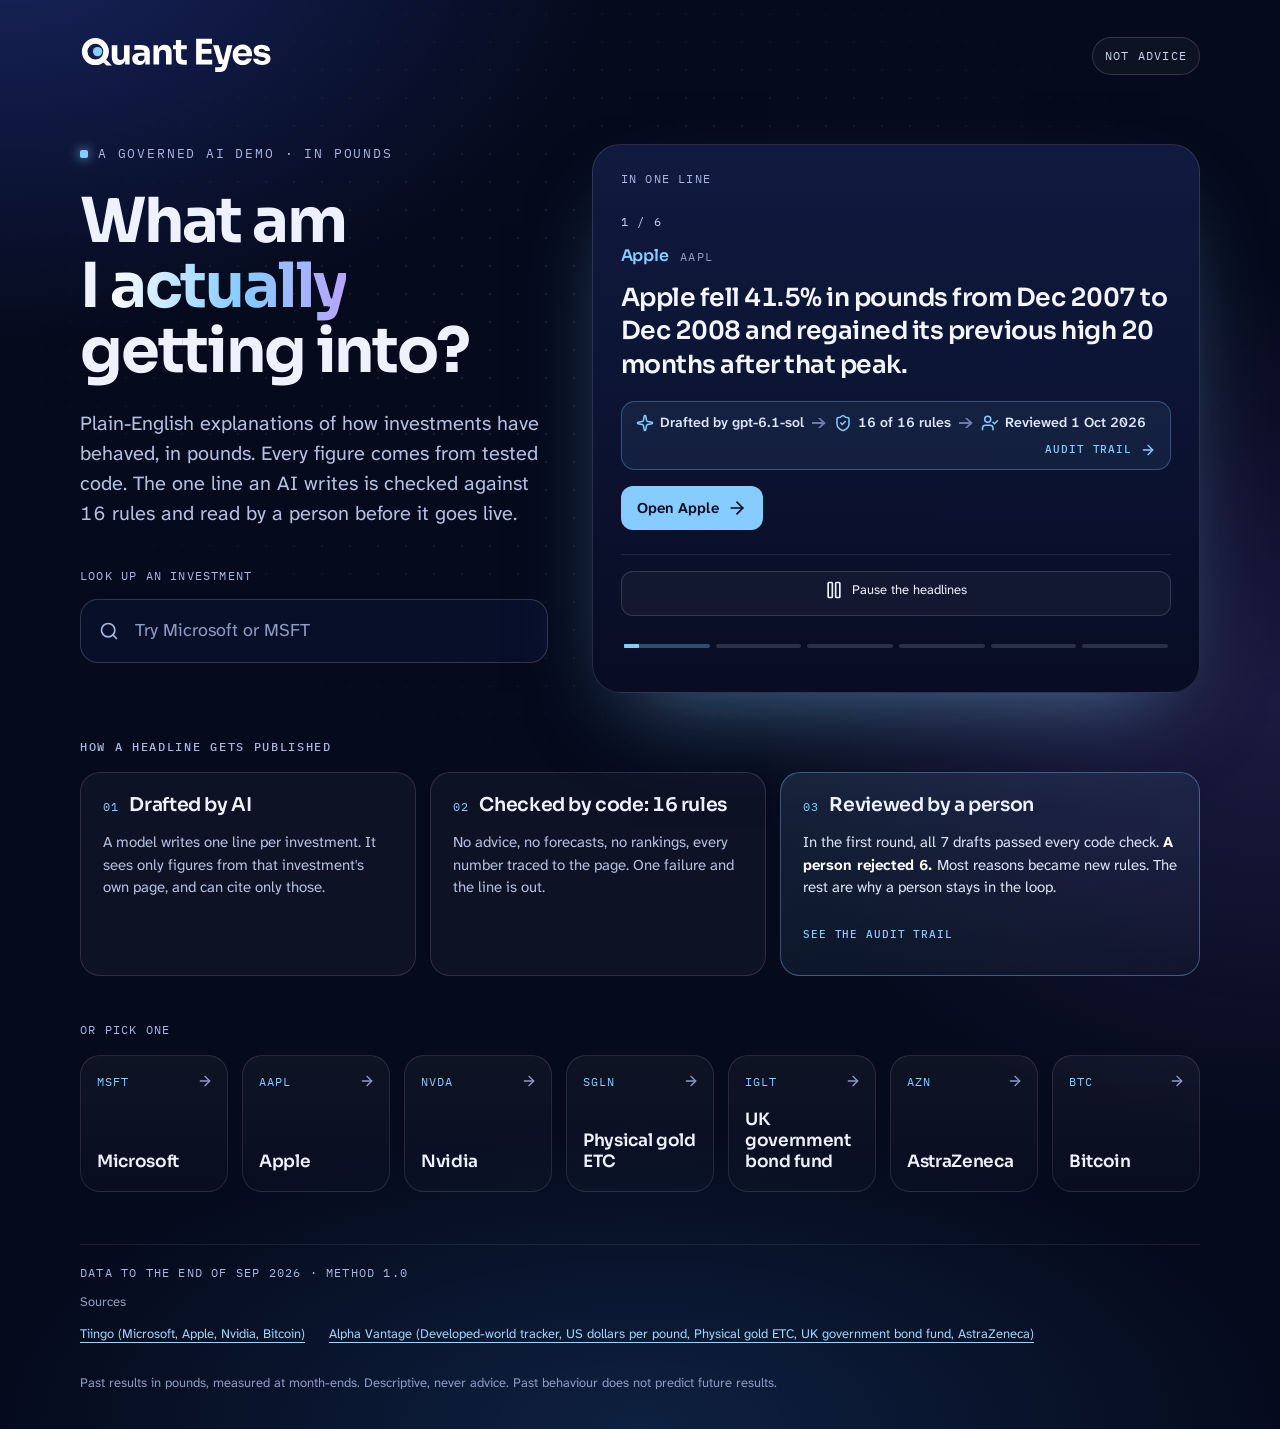
<file: site/index.html>
<!doctype html>
<html lang="en-GB">
<head>
<meta charset="utf-8">
<meta name="viewport" content="width=device-width, initial-scale=1">
<title data-qx="title">Quant Eyes: investments in plain English</title>
<meta data-qx="description" data-qx-attr="content" content="Plain-English explanations of how investments have behaved, in pounds. Every figure comes from tested code. The one line an AI writes is checked against 16 rules and read by a person before it goes live." name="description">
<meta data-qx="og-title" data-qx-attr="content" content="Quant Eyes: investments in plain English" property="og:title">
<meta data-qx="og-description" data-qx-attr="content" content="Plain-English explanations of how investments have behaved, in pounds. Every figure comes from tested code. The one line an AI writes is checked against 16 rules and read by a person before it goes live." property="og:description">
<meta property="og:type" content="website">
<link rel="stylesheet" href="assets/site.css">
<link rel="icon" type="image/svg+xml" href="assets/brand/favicon.svg">
<script src="assets/site.js" defer>
</script>
</head>
<body>
<header>
<a data-qx="site-name" href="./">Quant Eyes</a>
<p data-qx="not-advice">Not advice</p>
</header>
<main data-layout="landing">
<div data-layout="landing-intro">
<p data-qx="kicker">A governed AI demo · in pounds</p>
<h1 data-qx="hero">What am I
<span data-layout="hero-accent">actually
</span> getting into?
</h1>
<p data-qx="tagline">Plain-English explanations of how investments have behaved, in pounds. Every figure comes from tested code. The one line an AI writes is checked against 16 rules and read by a person before it goes live.</p>
<div data-layout="search" hidden>
<label data-qx="search-label" for="asset-search">Look up an investment</label>
<div data-layout="search-field">
<input data-qx="search-hint" data-qx-attr="placeholder" placeholder="Try Microsoft or MSFT" id="asset-search" type="search">
</div>
<ul>
<li hidden>
<a href="msft/">
<span data-qx="result-label" data-qx-key="msft">Microsoft</span>
<span data-qx="result-ticker" data-qx-key="msft">MSFT</span>
<span data-qx="result-name" data-qx-key="msft">Microsoft Corporation</span>
</a>
</li>
<li hidden>
<a href="aapl/">
<span data-qx="result-label" data-qx-key="aapl">Apple</span>
<span data-qx="result-ticker" data-qx-key="aapl">AAPL</span>
<span data-qx="result-name" data-qx-key="aapl">Apple Inc.</span>
</a>
</li>
<li hidden>
<a href="nvda/">
<span data-qx="result-label" data-qx-key="nvda">Nvidia</span>
<span data-qx="result-ticker" data-qx-key="nvda">NVDA</span>
<span data-qx="result-name" data-qx-key="nvda">NVIDIA Corporation</span>
</a>
</li>
<li hidden>
<a href="sgln/">
<span data-qx="result-label" data-qx-key="sgln">Physical gold ETC</span>
<span data-qx="result-ticker" data-qx-key="sgln">SGLN</span>
<span data-qx="result-name" data-qx-key="sgln">iShares Physical Gold ETC</span>
</a>
</li>
<li hidden>
<a href="iglt/">
<span data-qx="result-label" data-qx-key="iglt">UK government bond fund</span>
<span data-qx="result-ticker" data-qx-key="iglt">IGLT</span>
<span data-qx="result-name" data-qx-key="iglt">iShares Core UK Gilts UCITS ETF</span>
</a>
</li>
<li hidden>
<a href="azn/">
<span data-qx="result-label" data-qx-key="azn">AstraZeneca</span>
<span data-qx="result-ticker" data-qx-key="azn">AZN</span>
<span data-qx="result-name" data-qx-key="azn">AstraZeneca PLC</span>
</a>
</li>
<li hidden>
<a href="btc/">
<span data-qx="result-label" data-qx-key="btc">Bitcoin</span>
<span data-qx="result-ticker" data-qx-key="btc">BTC</span>
<span data-qx="result-name" data-qx-key="btc">Bitcoin</span>
</a>
</li>
</ul>
<div data-layout="not-covered" hidden>
<p data-qx="not-covered-title">Not covered yet</p>
<p data-qx="not-covered-text">Each investment here is covered in depth: every figure comes from tested code, and every headline is reviewed by a person.</p>
</div>
</div>
</div>
<section data-layout="headlines">
<p data-qx="section-label" data-qx-key="headlines">In one line</p>
<article>
<div data-layout="slide-heading">
<p data-qx="slide-position" data-qx-key="aapl">1 / 6</p>
<p data-qx="slide-label" data-qx-key="aapl">Apple</p>
<p data-qx="slide-ticker" data-qx-key="aapl">AAPL</p>
</div>
<p data-qx="headline" data-qx-key="aapl">Apple fell 41.5% in pounds from Dec 2007 to Dec 2008 and regained its previous high 20 months after that peak.</p>
<button type="button" aria-haspopup="dialog" data-trail="aapl" data-layout="audit">
<p data-qx="audit-drafted" data-qx-key="aapl">Drafted by gpt-6.1-sol</p>
<p data-qx="audit-checked" data-qx-key="aapl">16 of 16 rules</p>
<p data-qx="audit-reviewed" data-qx-key="aapl">Reviewed 1 Oct 2026</p>
<span data-qx="audit-open" data-qx-key="aapl">Audit trail</span>
</button>
<a data-qx="slide-open" data-qx-key="aapl" href="aapl/">Open Apple</a>
</article>
<article>
<div data-layout="slide-heading">
<p data-qx="slide-position" data-qx-key="nvda">2 / 6</p>
<p data-qx="slide-label" data-qx-key="nvda">Nvidia</p>
<p data-qx="slide-ticker" data-qx-key="nvda">NVDA</p>
</div>
<p data-qx="headline" data-qx-key="nvda">Nvidia fell 72.5% in pounds from Sep 2007 to Nov 2008, leaving £10,000 invested at the high worth £2,750 at the low.</p>
<button type="button" aria-haspopup="dialog" data-trail="nvda" data-layout="audit">
<p data-qx="audit-drafted" data-qx-key="nvda">Drafted by gpt-6.1-sol</p>
<p data-qx="audit-checked" data-qx-key="nvda">16 of 16 rules</p>
<p data-qx="audit-reviewed" data-qx-key="nvda">Reviewed 1 Oct 2026</p>
<span data-qx="audit-open" data-qx-key="nvda">Audit trail</span>
</button>
<a data-qx="slide-open" data-qx-key="nvda" href="nvda/">Open Nvidia</a>
</article>
<article>
<div data-layout="slide-heading">
<p data-qx="slide-position" data-qx-key="sgln">3 / 6</p>
<p data-qx="slide-label" data-qx-key="sgln">Physical gold ETC</p>
<p data-qx="slide-ticker" data-qx-key="sgln">SGLN</p>
</div>
<p data-qx="headline" data-qx-key="sgln">Physical gold ETC had annual volatility of 16.9% and fell 38.2% in pounds from Aug 2011 to Jul 2015.</p>
<button type="button" aria-haspopup="dialog" data-trail="sgln" data-layout="audit">
<p data-qx="audit-drafted" data-qx-key="sgln">Drafted by gpt-6.1-sol</p>
<p data-qx="audit-checked" data-qx-key="sgln">16 of 16 rules</p>
<p data-qx="audit-reviewed" data-qx-key="sgln">Reviewed 1 Oct 2026</p>
<span data-qx="audit-open" data-qx-key="sgln">Audit trail</span>
</button>
<a data-qx="slide-open" data-qx-key="sgln" href="sgln/">Open Physical gold ETC</a>
</article>
<article>
<div data-layout="slide-heading">
<p data-qx="slide-position" data-qx-key="iglt">4 / 6</p>
<p data-qx="slide-label" data-qx-key="iglt">UK government bond fund</p>
<p data-qx="slide-ticker" data-qx-key="iglt">IGLT</p>
</div>
<p data-qx="headline" data-qx-key="iglt">The UK government bond fund fell 31.9% from May 2020 to Oct 2023 and remained 26.8% below that high in Sep 2026.</p>
<button type="button" aria-haspopup="dialog" data-trail="iglt" data-layout="audit">
<p data-qx="audit-drafted" data-qx-key="iglt">Drafted by gpt-6.1-sol</p>
<p data-qx="audit-checked" data-qx-key="iglt">16 of 16 rules</p>
<p data-qx="audit-reviewed" data-qx-key="iglt">Reviewed 1 Oct 2026</p>
<span data-qx="audit-open" data-qx-key="iglt">Audit trail</span>
</button>
<a data-qx="slide-open" data-qx-key="iglt" href="iglt/">Open UK government bond fund</a>
</article>
<article>
<div data-layout="slide-heading">
<p data-qx="slide-position" data-qx-key="azn">5 / 6</p>
<p data-qx="slide-label" data-qx-key="azn">AstraZeneca</p>
<p data-qx="slide-ticker" data-qx-key="azn">AZN</p>
</div>
<p data-qx="headline" data-qx-key="azn">AstraZeneca fell 41.0% from Aug 2006 to Mar 2008 and regained its previous high 43 months after the fall began.</p>
<button type="button" aria-haspopup="dialog" data-trail="azn" data-layout="audit">
<p data-qx="audit-drafted" data-qx-key="azn">Drafted by gpt-6.1-sol</p>
<p data-qx="audit-checked" data-qx-key="azn">16 of 16 rules</p>
<p data-qx="audit-reviewed" data-qx-key="azn">Reviewed 1 Oct 2026</p>
<span data-qx="audit-open" data-qx-key="azn">Audit trail</span>
</button>
<a data-qx="slide-open" data-qx-key="azn" href="azn/">Open AstraZeneca</a>
</article>
<article>
<div data-layout="slide-heading">
<p data-qx="slide-position" data-qx-key="btc">6 / 6</p>
<p data-qx="slide-label" data-qx-key="btc">Bitcoin</p>
<p data-qx="slide-ticker" data-qx-key="btc">BTC</p>
</div>
<p data-qx="headline" data-qx-key="btc">Bitcoin’s volatility was 72.2% a year in pounds, and it fell 74.2% from Dec 2017 to Jan 2019.</p>
<button type="button" aria-haspopup="dialog" data-trail="btc" data-layout="audit">
<p data-qx="audit-drafted" data-qx-key="btc">Drafted by gpt-6.1-sol</p>
<p data-qx="audit-checked" data-qx-key="btc">16 of 16 rules</p>
<p data-qx="audit-reviewed" data-qx-key="btc">Reviewed 1 Oct 2026</p>
<span data-qx="audit-open" data-qx-key="btc">Audit trail</span>
</button>
<a data-qx="slide-open" data-qx-key="btc" href="btc/">Open Bitcoin</a>
</article>
<div data-layout="headline-controls" hidden>
<button type="button" data-layout="headline-toggle">
<span data-qx="pause">Pause the headlines</span>
<span data-qx="play" hidden>Play the headlines</span>
</button>
<button data-qx="segment" data-qx-key="aapl" data-qx-attr="aria-label" aria-label="Show the headline for Apple" type="button"></button>
<button data-qx="segment" data-qx-key="nvda" data-qx-attr="aria-label" aria-label="Show the headline for Nvidia" type="button"></button>
<button data-qx="segment" data-qx-key="sgln" data-qx-attr="aria-label" aria-label="Show the headline for Physical gold ETC" type="button"></button>
<button data-qx="segment" data-qx-key="iglt" data-qx-attr="aria-label" aria-label="Show the headline for UK government bond fund" type="button"></button>
<button data-qx="segment" data-qx-key="azn" data-qx-attr="aria-label" aria-label="Show the headline for AstraZeneca" type="button"></button>
<button data-qx="segment" data-qx-key="btc" data-qx-attr="aria-label" aria-label="Show the headline for Bitcoin" type="button"></button>
</div>
<div data-layout="hint" hidden>
<button data-qx="hint-open" type="button">See the full story behind this line</button>
<button data-qx="hint-close" data-qx-attr="aria-label" aria-label="Close the hint" type="button"></button>
</div>
</section>
<section data-layout="gates">
<h2 data-qx="gates-title">How a headline gets published</h2>
<div data-layout="gates-grid">
<article data-layout="gate" data-gate="01">
<div data-layout="gate-heading">
<p data-qx="gate-number" data-qx-key="01">01</p>
<h3 data-qx="gate-title" data-qx-key="01">Drafted by AI</h3>
</div>
<p data-qx="gate-text" data-qx-key="01">A model writes one line per investment. It sees only figures from that investment&#x27;s own page, and can cite only those.</p>
</article>
<article data-layout="gate" data-gate="02">
<div data-layout="gate-heading">
<p data-qx="gate-number" data-qx-key="02">02</p>
<h3 data-qx="gate-title" data-qx-key="02">Checked by code: 16 rules</h3>
</div>
<p data-qx="gate-text" data-qx-key="02">No advice, no forecasts, no rankings, every number traced to the page. One failure and the line is out.</p>
</article>
<article data-layout="gate" data-gate="03">
<div data-layout="gate-heading">
<p data-qx="gate-number" data-qx-key="03">03</p>
<h3 data-qx="gate-title" data-qx-key="03">Reviewed by a person</h3>
</div>
<p data-qx="gate-text" data-qx-key="03">In the first round, all 7 drafts passed every code check.
<strong>A person rejected 6.
</strong> Most reasons became new rules. The rest are why a person stays in the loop.
</p>
<button type="button" aria-haspopup="dialog" data-trail="msft">
<span data-qx="gate-open" data-qx-key="03">See the audit trail</span>
</button>
</article>
</div>
</section>
<div data-layout="tiles">
<p data-qx="tiles-label">Or pick one</p>
<div data-layout="tile-grid">
<a href="msft/">
<span data-qx="tile-ticker" data-qx-key="msft">MSFT</span>
<span data-qx="tile-label" data-qx-key="msft">Microsoft</span>
</a>
<a href="aapl/">
<span data-qx="tile-ticker" data-qx-key="aapl">AAPL</span>
<span data-qx="tile-label" data-qx-key="aapl">Apple</span>
</a>
<a href="nvda/">
<span data-qx="tile-ticker" data-qx-key="nvda">NVDA</span>
<span data-qx="tile-label" data-qx-key="nvda">Nvidia</span>
</a>
<a href="sgln/">
<span data-qx="tile-ticker" data-qx-key="sgln">SGLN</span>
<span data-qx="tile-label" data-qx-key="sgln">Physical gold ETC</span>
</a>
<a href="iglt/">
<span data-qx="tile-ticker" data-qx-key="iglt">IGLT</span>
<span data-qx="tile-label" data-qx-key="iglt">UK government bond fund</span>
</a>
<a href="azn/">
<span data-qx="tile-ticker" data-qx-key="azn">AZN</span>
<span data-qx="tile-label" data-qx-key="azn">AstraZeneca</span>
</a>
<a href="btc/">
<span data-qx="tile-ticker" data-qx-key="btc">BTC</span>
<span data-qx="tile-label" data-qx-key="btc">Bitcoin</span>
</a>
</div>
</div>
</main>
<div hidden>
<section role="dialog" aria-modal="true" id="trail-msft" aria-labelledby="trail-title-msft" hidden>
<p data-qx="trail-label" data-qx-key="msft">Audit trail</p>
<h2 data-qx="trail-title" data-qx-key="msft" id="trail-title-msft">Why Microsoft has no headline for Sep 2026</h2>
<button data-qx="trail-close" data-qx-key="msft" data-qx-attr="aria-label" aria-label="Close the audit trail" type="button"></button>
<p data-qx="trail-status" data-qx-key="msft">Not published · data to the end of Sep 2026</p>
<p data-qx="trail-none" data-qx-key="msft">No draft was approved for this data, so no line is shown until one passes review.</p>
<h3 data-qx="trail-earlier" data-qx-key="msft">Every draft, including the rejected ones</h3>
<p data-qx="trail-note" data-qx-key="msft">Each passed the code checks of its day. Each verdict is a person&#x27;s.</p>
<p data-qx="trail-review" data-qx-key="msft.2026-09">Sep 2026 refresh · reviewed by Avi Ravisekara, 1 Oct 2026 · data to the end of Sep 2026</p>
<p data-qx="trail-round" data-qx-key="msft.2026-09.1" data-verdict="rejected">Round 1 · Rejected</p>
<p data-qx="trail-draft" data-qx-key="msft.2026-09.1">Microsoft fell 35.5% in pounds from Dec 2007 to Feb 2009, leaving £10,000 invested at the high worth £6,450.</p>
<p data-qx="trail-reason" data-qx-key="msft.2026-09.1">&quot;Worth £6,450&quot; without &quot;at the low&quot; reads as what it is worth today.</p>
<p data-qx="trail-control" data-qx-key="msft.2026-09.1">Now: Still a person&#x27;s call. A rule is planned.</p>
<p data-qx="trail-round" data-qx-key="msft.2026-09.2" data-verdict="rejected">Round 2 · Rejected</p>
<p data-qx="trail-draft" data-qx-key="msft.2026-09.2">Microsoft fell 35.5% in pounds from Dec 2007 to Feb 2009, leaving £10,000 invested at the high worth £6,450.</p>
<p data-qx="trail-reason" data-qx-key="msft.2026-09.2">The same slip again.</p>
<p data-qx="trail-control" data-qx-key="msft.2026-09.2">Now: Still a person&#x27;s call. A rule is planned.</p>
<p data-qx="trail-round" data-qx-key="msft.2026-09.3" data-verdict="rejected">Round 3 · Rejected</p>
<p data-qx="trail-draft" data-qx-key="msft.2026-09.3">Microsoft’s volatility was 22.6% a year in pounds, and its value fell 35.5% from Dec 2007 to Feb 2009.</p>
<p data-qx="trail-reason" data-qx-key="msft.2026-09.3">&quot;In pounds&quot; covers only the volatility, and &quot;its value fell&quot; reads as the company&#x27;s value in dollars.</p>
<p data-qx="trail-control" data-qx-key="msft.2026-09.3">Now: Still a person&#x27;s call. A rule is planned. Microsoft has no headline this month.</p>
<p data-qx="trail-review" data-qx-key="msft.launch">Launch review · reviewed by Avi Ravisekara, 30 Sep 2026 · data to the end of Aug 2026</p>
<p data-qx="trail-round" data-qx-key="msft.launch.1" data-verdict="rejected">Round 1 · Rejected</p>
<p data-qx="trail-draft" data-qx-key="msft.launch.1">Microsoft’s largest fall was 35.5%, and it recovered to its previous high 9 months after the low.</p>
<p data-qx="trail-reason" data-qx-key="msft.launch.1">&quot;Largest&quot; claims all of history, but these figures in pounds start in Aug 2007. Counting from the low is the flattering measure.</p>
<p data-qx="trail-control" data-qx-key="msft.launch.1">Now: Ranking words fail rule 12, and the figure counted from the low is never offered.</p>
<p data-qx="trail-round" data-qx-key="msft.launch.2" data-verdict="rejected">Round 2 · Rejected</p>
<p data-qx="trail-draft" data-qx-key="msft.launch.2">Microsoft shares fell 35.5% from Dec 2007 to Feb 2009, leaving £10,000 invested at the high worth £6,450 at the low.</p>
<p data-qx="trail-reason" data-qx-key="msft.launch.2">The fall is in pounds and doesn&#x27;t say so. Over the financial crisis Microsoft was down 35.8% in dollars but 8.3% in pounds.</p>
<p data-qx="trail-control" data-qx-key="msft.launch.2">Now: Rule 16.</p>
<p data-qx="trail-round" data-qx-key="msft.launch.3" data-verdict="approved">Round 3 · Approved</p>
<p data-qx="trail-draft" data-qx-key="msft.launch.3">Microsoft fell 35.5% in pounds from Dec 2007 to Feb 2009, leaving £10,000 invested at the high worth £6,450 at the low.</p>
<a data-qx="trail-guided" data-qx-key="msft" href="msft/#guided">Try guided mode on Microsoft</a>
</section>
<section role="dialog" aria-modal="true" id="trail-aapl" aria-labelledby="trail-title-aapl" hidden>
<p data-qx="trail-label" data-qx-key="aapl">Audit trail</p>
<h2 data-qx="trail-title" data-qx-key="aapl" id="trail-title-aapl">How Apple&#x27;s headline was made</h2>
<button data-qx="trail-close" data-qx-key="aapl" data-qx-attr="aria-label" aria-label="Close the audit trail" type="button"></button>
<p data-qx="trail-status" data-qx-key="aapl">Published · data to the end of Sep 2026</p>
<p data-qx="trail-headline" data-qx-key="aapl">Apple fell 41.5% in pounds from Dec 2007 to Dec 2008 and regained its previous high 20 months after that peak.</p>
<p data-qx="trail-step" data-qx-key="aapl.1">Drafted by gpt-6.1-sol</p>
<p data-qx="trail-step-text" data-qx-key="aapl.1">It saw only figures from Apple&#x27;s own page and could cite only those. It cited two of them.</p>
<p data-qx="trail-step" data-qx-key="aapl.2">Checked by code: 16 of 16 rules passed</p>
<p data-qx="trail-rule" data-qx-key="aapl.r01">Plain text, nothing blank</p>
<p data-qx="trail-rule" data-qx-key="aapl.r02">Cites 1 or 2 figures from its page</p>
<p data-qx="trail-rule" data-qx-key="aapl.r03">Only the investment&#x27;s own past</p>
<p data-qx="trail-rule" data-qx-key="aapl.r04">One sentence, no questions</p>
<p data-qx="trail-rule" data-qx-key="aapl.r05">30 words or fewer</p>
<p data-qx="trail-rule" data-qx-key="aapl.r06">Every number is a cited figure</p>
<p data-qx="trail-rule" data-qx-key="aapl.r07">Figures exactly as the page shows</p>
<p data-qx="trail-rule" data-qx-key="aapl.r08">No advice words</p>
<p data-qx="trail-rule" data-qx-key="aapl.r09">No predictions</p>
<p data-qx="trail-rule" data-qx-key="aapl.r10">Numbers as figures, not words</p>
<p data-qx="trail-rule" data-qx-key="aapl.r11">No comparisons</p>
<p data-qx="trail-rule" data-qx-key="aapl.r12">No ranking or loaded words</p>
<p data-qx="trail-rule" data-qx-key="aapl.r13">Names no other investment</p>
<p data-qx="trail-rule" data-qx-key="aapl.r14">A fall is called a fall</p>
<p data-qx="trail-rule" data-qx-key="aapl.r15">Recovery words match the facts</p>
<p data-qx="trail-rule" data-qx-key="aapl.r16">&quot;in pounds&quot; or &quot;in dollars&quot; said</p>
<p data-qx="trail-step" data-qx-key="aapl.3">Reviewed by a person · approved 1 Oct 2026</p>
<p data-qx="trail-step-text" data-qx-key="aapl.3">Read against Apple&#x27;s page. When next month&#x27;s data arrives, this line comes down until a new one is reviewed.</p>
<h3 data-qx="trail-earlier" data-qx-key="aapl">Every draft, including the rejected ones</h3>
<p data-qx="trail-note" data-qx-key="aapl">Each passed the code checks of its day. Each verdict is a person&#x27;s.</p>
<p data-qx="trail-review" data-qx-key="aapl.2026-09">Sep 2026 refresh · reviewed by Avi Ravisekara, 1 Oct 2026 · data to the end of Sep 2026</p>
<p data-qx="trail-round" data-qx-key="aapl.2026-09.1" data-verdict="approved">Round 1 · Approved</p>
<p data-qx="trail-draft" data-qx-key="aapl.2026-09.1">Apple fell 41.5% in pounds from Dec 2007 to Dec 2008 and regained its previous high 20 months after that peak.</p>
<p data-qx="trail-review" data-qx-key="aapl.launch">Launch review · reviewed by Avi Ravisekara, 30 Sep 2026 · data to the end of Aug 2026</p>
<p data-qx="trail-round" data-qx-key="aapl.launch.1" data-verdict="rejected">Round 1 · Rejected</p>
<p data-qx="trail-draft" data-qx-key="aapl.launch.1">Apple’s largest fall was 41.5%, and it recovered to its previous high 8 months after the low.</p>
<p data-qx="trail-reason" data-qx-key="aapl.launch.1">Same two slips as Microsoft: a ranking word, and recovery counted from the low.</p>
<p data-qx="trail-control" data-qx-key="aapl.launch.1">Now: Ranking words fail rule 12, and the figure counted from the low is never offered.</p>
<p data-qx="trail-round" data-qx-key="aapl.launch.2" data-verdict="rejected">Round 2 · Rejected</p>
<p data-qx="trail-draft" data-qx-key="aapl.launch.2">Apple’s value fell 41.5% from Dec 2007 to Dec 2008, leaving £10,000 invested at the high worth £5,850 at the low.</p>
<p data-qx="trail-reason" data-qx-key="aapl.launch.2">In pounds without saying so, and &quot;Apple&#x27;s value&quot; reads as the company&#x27;s value in dollars.</p>
<p data-qx="trail-control" data-qx-key="aapl.launch.2">Now: Rule 16.</p>
<p data-qx="trail-round" data-qx-key="aapl.launch.3" data-verdict="approved">Round 3 · Approved</p>
<p data-qx="trail-draft" data-qx-key="aapl.launch.3">Apple fell 41.5% in pounds from Dec 2007 to Dec 2008.</p>
<a data-qx="trail-guided" data-qx-key="aapl" href="aapl/#guided">Try guided mode on Apple</a>
</section>
<section role="dialog" aria-modal="true" id="trail-nvda" aria-labelledby="trail-title-nvda" hidden>
<p data-qx="trail-label" data-qx-key="nvda">Audit trail</p>
<h2 data-qx="trail-title" data-qx-key="nvda" id="trail-title-nvda">How Nvidia&#x27;s headline was made</h2>
<button data-qx="trail-close" data-qx-key="nvda" data-qx-attr="aria-label" aria-label="Close the audit trail" type="button"></button>
<p data-qx="trail-status" data-qx-key="nvda">Published · data to the end of Sep 2026</p>
<p data-qx="trail-headline" data-qx-key="nvda">Nvidia fell 72.5% in pounds from Sep 2007 to Nov 2008, leaving £10,000 invested at the high worth £2,750 at the low.</p>
<p data-qx="trail-step" data-qx-key="nvda.1">Drafted by gpt-6.1-sol</p>
<p data-qx="trail-step-text" data-qx-key="nvda.1">It saw only figures from Nvidia&#x27;s own page and could cite only those. It cited two of them.</p>
<p data-qx="trail-step" data-qx-key="nvda.2">Checked by code: 16 of 16 rules passed</p>
<p data-qx="trail-rule" data-qx-key="nvda.r01">Plain text, nothing blank</p>
<p data-qx="trail-rule" data-qx-key="nvda.r02">Cites 1 or 2 figures from its page</p>
<p data-qx="trail-rule" data-qx-key="nvda.r03">Only the investment&#x27;s own past</p>
<p data-qx="trail-rule" data-qx-key="nvda.r04">One sentence, no questions</p>
<p data-qx="trail-rule" data-qx-key="nvda.r05">30 words or fewer</p>
<p data-qx="trail-rule" data-qx-key="nvda.r06">Every number is a cited figure</p>
<p data-qx="trail-rule" data-qx-key="nvda.r07">Figures exactly as the page shows</p>
<p data-qx="trail-rule" data-qx-key="nvda.r08">No advice words</p>
<p data-qx="trail-rule" data-qx-key="nvda.r09">No predictions</p>
<p data-qx="trail-rule" data-qx-key="nvda.r10">Numbers as figures, not words</p>
<p data-qx="trail-rule" data-qx-key="nvda.r11">No comparisons</p>
<p data-qx="trail-rule" data-qx-key="nvda.r12">No ranking or loaded words</p>
<p data-qx="trail-rule" data-qx-key="nvda.r13">Names no other investment</p>
<p data-qx="trail-rule" data-qx-key="nvda.r14">A fall is called a fall</p>
<p data-qx="trail-rule" data-qx-key="nvda.r15">Recovery words match the facts</p>
<p data-qx="trail-rule" data-qx-key="nvda.r16">&quot;in pounds&quot; or &quot;in dollars&quot; said</p>
<p data-qx="trail-step" data-qx-key="nvda.3">Reviewed by a person · approved 1 Oct 2026</p>
<p data-qx="trail-step-text" data-qx-key="nvda.3">Read against Nvidia&#x27;s page. When next month&#x27;s data arrives, this line comes down until a new one is reviewed.</p>
<h3 data-qx="trail-earlier" data-qx-key="nvda">Every draft, including the rejected ones</h3>
<p data-qx="trail-note" data-qx-key="nvda">Each passed the code checks of its day. Each verdict is a person&#x27;s.</p>
<p data-qx="trail-review" data-qx-key="nvda.2026-09">Sep 2026 refresh · reviewed by Avi Ravisekara, 1 Oct 2026 · data to the end of Sep 2026</p>
<p data-qx="trail-round" data-qx-key="nvda.2026-09.1" data-verdict="approved">Round 1 · Approved</p>
<p data-qx="trail-draft" data-qx-key="nvda.2026-09.1">Nvidia fell 72.5% in pounds from Sep 2007 to Nov 2008, leaving £10,000 invested at the high worth £2,750 at the low.</p>
<p data-qx="trail-review" data-qx-key="nvda.launch">Launch review · reviewed by Avi Ravisekara, 30 Sep 2026 · data to the end of Aug 2026</p>
<p data-qx="trail-round" data-qx-key="nvda.launch.1" data-verdict="rejected">Round 1 · Rejected</p>
<p data-qx="trail-draft" data-qx-key="nvda.launch.1">Nvidia fell 72.5% in its largest decline and regained its previous high 83 months after the low.</p>
<p data-qx="trail-reason" data-qx-key="nvda.launch.1">A ranking word, and recovery counted from the low. From the high it took 97 months.</p>
<p data-qx="trail-control" data-qx-key="nvda.launch.1">Now: Ranking words fail rule 12, and the figure counted from the low is never offered.</p>
<p data-qx="trail-round" data-qx-key="nvda.launch.2" data-verdict="rejected">Round 2 · Rejected</p>
<p data-qx="trail-draft" data-qx-key="nvda.launch.2">Nvidia’s ride was bumpy, with annual volatility of 46.1%, and it fell 72.5% from Sep 2007 to Nov 2008.</p>
<p data-qx="trail-reason" data-qx-key="nvda.launch.2">In pounds without saying so, and &quot;bumpy&quot; is a judgement, not a figure.</p>
<p data-qx="trail-control" data-qx-key="nvda.launch.2">Now: Rule 16 for the pounds. &quot;Bumpy&quot; is still a person&#x27;s call.</p>
<p data-qx="trail-round" data-qx-key="nvda.launch.3" data-verdict="approved">Round 3 · Approved</p>
<p data-qx="trail-draft" data-qx-key="nvda.launch.3">Nvidia’s value in pounds fell 72.5% from Sep 2007 to Nov 2008, and its annual volatility was 46.1%.</p>
<a data-qx="trail-guided" data-qx-key="nvda" href="nvda/#guided">Try guided mode on Nvidia</a>
</section>
<section role="dialog" aria-modal="true" id="trail-sgln" aria-labelledby="trail-title-sgln" hidden>
<p data-qx="trail-label" data-qx-key="sgln">Audit trail</p>
<h2 data-qx="trail-title" data-qx-key="sgln" id="trail-title-sgln">How Physical gold ETC&#x27;s headline was made</h2>
<button data-qx="trail-close" data-qx-key="sgln" data-qx-attr="aria-label" aria-label="Close the audit trail" type="button"></button>
<p data-qx="trail-status" data-qx-key="sgln">Published · data to the end of Sep 2026</p>
<p data-qx="trail-headline" data-qx-key="sgln">Physical gold ETC had annual volatility of 16.9% and fell 38.2% in pounds from Aug 2011 to Jul 2015.</p>
<p data-qx="trail-step" data-qx-key="sgln.1">Drafted by gpt-6.1-sol</p>
<p data-qx="trail-step-text" data-qx-key="sgln.1">It saw only figures from Physical gold ETC&#x27;s own page and could cite only those. It cited two of them.</p>
<p data-qx="trail-step" data-qx-key="sgln.2">Checked by code: 16 of 16 rules passed</p>
<p data-qx="trail-rule" data-qx-key="sgln.r01">Plain text, nothing blank</p>
<p data-qx="trail-rule" data-qx-key="sgln.r02">Cites 1 or 2 figures from its page</p>
<p data-qx="trail-rule" data-qx-key="sgln.r03">Only the investment&#x27;s own past</p>
<p data-qx="trail-rule" data-qx-key="sgln.r04">One sentence, no questions</p>
<p data-qx="trail-rule" data-qx-key="sgln.r05">30 words or fewer</p>
<p data-qx="trail-rule" data-qx-key="sgln.r06">Every number is a cited figure</p>
<p data-qx="trail-rule" data-qx-key="sgln.r07">Figures exactly as the page shows</p>
<p data-qx="trail-rule" data-qx-key="sgln.r08">No advice words</p>
<p data-qx="trail-rule" data-qx-key="sgln.r09">No predictions</p>
<p data-qx="trail-rule" data-qx-key="sgln.r10">Numbers as figures, not words</p>
<p data-qx="trail-rule" data-qx-key="sgln.r11">No comparisons</p>
<p data-qx="trail-rule" data-qx-key="sgln.r12">No ranking or loaded words</p>
<p data-qx="trail-rule" data-qx-key="sgln.r13">Names no other investment</p>
<p data-qx="trail-rule" data-qx-key="sgln.r14">A fall is called a fall</p>
<p data-qx="trail-rule" data-qx-key="sgln.r15">Recovery words match the facts</p>
<p data-qx="trail-rule" data-qx-key="sgln.r16">&quot;in pounds&quot; or &quot;in dollars&quot; said</p>
<p data-qx="trail-step" data-qx-key="sgln.3">Reviewed by a person · approved 1 Oct 2026</p>
<p data-qx="trail-step-text" data-qx-key="sgln.3">Read against Physical gold ETC&#x27;s page. When next month&#x27;s data arrives, this line comes down until a new one is reviewed.</p>
<h3 data-qx="trail-earlier" data-qx-key="sgln">Every draft, including the rejected ones</h3>
<p data-qx="trail-note" data-qx-key="sgln">Each passed the code checks of its day. Each verdict is a person&#x27;s.</p>
<p data-qx="trail-review" data-qx-key="sgln.2026-09">Sep 2026 refresh · reviewed by Avi Ravisekara, 1 Oct 2026 · data to the end of Sep 2026</p>
<p data-qx="trail-round" data-qx-key="sgln.2026-09.1" data-verdict="rejected">Round 1 · Rejected</p>
<p data-qx="trail-draft" data-qx-key="sgln.2026-09.1">Physical gold ETC fell 38.2% in pounds from Aug 2011 to Jul 2015, but gained 7.5% during the Covid crash.</p>
<p data-qx="trail-reason" data-qx-key="sgln.2026-09.1">Sets a short rise against a four-year fall.</p>
<p data-qx="trail-control" data-qx-key="sgln.2026-09.1">Now: Still a person&#x27;s call.</p>
<p data-qx="trail-round" data-qx-key="sgln.2026-09.2" data-verdict="approved">Round 2 · Approved</p>
<p data-qx="trail-draft" data-qx-key="sgln.2026-09.2">Physical gold ETC had annual volatility of 16.9% and fell 38.2% in pounds from Aug 2011 to Jul 2015.</p>
<p data-qx="trail-review" data-qx-key="sgln.launch">Launch review · reviewed by Avi Ravisekara, 30 Sep 2026 · data to the end of Aug 2026</p>
<p data-qx="trail-round" data-qx-key="sgln.launch.1" data-verdict="rejected">Round 1 · Rejected</p>
<p data-qx="trail-draft" data-qx-key="sgln.launch.1">The physical gold fund’s largest fall was 38.2%, and it took 95 months to regain its previous high.</p>
<p data-qx="trail-reason" data-qx-key="sgln.launch.1">A ranking word: the fund&#x27;s history starts in May 2011. Its recovery was counted from the high, which is the right measure.</p>
<p data-qx="trail-control" data-qx-key="sgln.launch.1">Now: Rule 12.</p>
<p data-qx="trail-round" data-qx-key="sgln.launch.2" data-verdict="rejected">Round 2 · Rejected</p>
<p data-qx="trail-draft" data-qx-key="sgln.launch.2">The physical gold fund fell 38.2% from Aug 2011 to Jul 2015, but rose 7.5% from Jan 2020 to Mar 2020.</p>
<p data-qx="trail-reason" data-qx-key="sgln.launch.2">Sets a two-month rise against a four-year fall, and doesn&#x27;t say the two months were the Covid crash.</p>
<p data-qx="trail-control" data-qx-key="sgln.launch.2">Now: Still a person&#x27;s call. No rule can judge what flatters.</p>
<p data-qx="trail-round" data-qx-key="sgln.launch.3" data-verdict="approved">Round 3 · Approved</p>
<p data-qx="trail-draft" data-qx-key="sgln.launch.3">The physical gold fund fell 38.2% in pounds from Aug 2011 to Jul 2015.</p>
<a data-qx="trail-guided" data-qx-key="sgln" href="sgln/#guided">Try guided mode on Physical gold ETC</a>
</section>
<section role="dialog" aria-modal="true" id="trail-iglt" aria-labelledby="trail-title-iglt" hidden>
<p data-qx="trail-label" data-qx-key="iglt">Audit trail</p>
<h2 data-qx="trail-title" data-qx-key="iglt" id="trail-title-iglt">How UK government bond fund&#x27;s headline was made</h2>
<button data-qx="trail-close" data-qx-key="iglt" data-qx-attr="aria-label" aria-label="Close the audit trail" type="button"></button>
<p data-qx="trail-status" data-qx-key="iglt">Published · data to the end of Sep 2026</p>
<p data-qx="trail-headline" data-qx-key="iglt">The UK government bond fund fell 31.9% from May 2020 to Oct 2023 and remained 26.8% below that high in Sep 2026.</p>
<p data-qx="trail-step" data-qx-key="iglt.1">Drafted by gpt-6.1-sol</p>
<p data-qx="trail-step-text" data-qx-key="iglt.1">It saw only figures from UK government bond fund&#x27;s own page and could cite only those. It cited two of them.</p>
<p data-qx="trail-step" data-qx-key="iglt.2">Checked by code: 16 of 16 rules passed</p>
<p data-qx="trail-rule" data-qx-key="iglt.r01">Plain text, nothing blank</p>
<p data-qx="trail-rule" data-qx-key="iglt.r02">Cites 1 or 2 figures from its page</p>
<p data-qx="trail-rule" data-qx-key="iglt.r03">Only the investment&#x27;s own past</p>
<p data-qx="trail-rule" data-qx-key="iglt.r04">One sentence, no questions</p>
<p data-qx="trail-rule" data-qx-key="iglt.r05">30 words or fewer</p>
<p data-qx="trail-rule" data-qx-key="iglt.r06">Every number is a cited figure</p>
<p data-qx="trail-rule" data-qx-key="iglt.r07">Figures exactly as the page shows</p>
<p data-qx="trail-rule" data-qx-key="iglt.r08">No advice words</p>
<p data-qx="trail-rule" data-qx-key="iglt.r09">No predictions</p>
<p data-qx="trail-rule" data-qx-key="iglt.r10">Numbers as figures, not words</p>
<p data-qx="trail-rule" data-qx-key="iglt.r11">No comparisons</p>
<p data-qx="trail-rule" data-qx-key="iglt.r12">No ranking or loaded words</p>
<p data-qx="trail-rule" data-qx-key="iglt.r13">Names no other investment</p>
<p data-qx="trail-rule" data-qx-key="iglt.r14">A fall is called a fall</p>
<p data-qx="trail-rule" data-qx-key="iglt.r15">Recovery words match the facts</p>
<p data-qx="trail-rule" data-qx-key="iglt.r16">&quot;in pounds&quot; or &quot;in dollars&quot; said</p>
<p data-qx="trail-step" data-qx-key="iglt.3">Reviewed by a person · approved 1 Oct 2026</p>
<p data-qx="trail-step-text" data-qx-key="iglt.3">Read against UK government bond fund&#x27;s page. When next month&#x27;s data arrives, this line comes down until a new one is reviewed.</p>
<h3 data-qx="trail-earlier" data-qx-key="iglt">Every draft, including the rejected ones</h3>
<p data-qx="trail-note" data-qx-key="iglt">Each passed the code checks of its day. Each verdict is a person&#x27;s.</p>
<p data-qx="trail-review" data-qx-key="iglt.2026-09">Sep 2026 refresh · reviewed by Avi Ravisekara, 1 Oct 2026 · data to the end of Sep 2026</p>
<p data-qx="trail-round" data-qx-key="iglt.2026-09.1" data-verdict="approved">Round 1 · Approved</p>
<p data-qx="trail-draft" data-qx-key="iglt.2026-09.1">The UK government bond fund fell 31.9% from May 2020 to Oct 2023 and remained 26.8% below that high in Sep 2026.</p>
<p data-qx="trail-review" data-qx-key="iglt.launch">Launch review · reviewed by Avi Ravisekara, 30 Sep 2026 · data to the end of Aug 2026</p>
<p data-qx="trail-round" data-qx-key="iglt.launch.1" data-verdict="redrafted">Round 1 · Redrafted, not used</p>
<p data-qx="trail-draft" data-qx-key="iglt.launch.1">The UK government bond fund fell 31.9% from its high and remained 25.9% below that high at the end of Aug 2026.</p>
<p data-qx="trail-reason" data-qx-key="iglt.launch.1">Honest as written. Redrafted only because the prompt changed for the other six.</p>
<p data-qx="trail-round" data-qx-key="iglt.launch.2" data-verdict="redrafted">Round 2 · Redrafted, not used</p>
<p data-qx="trail-draft" data-qx-key="iglt.launch.2">The UK government bond fund fell 31.9% from May 2020 to Oct 2023 and remained 25.9% below its high in Aug 2026.</p>
<p data-qx="trail-reason" data-qx-key="iglt.launch.2">Honest. Redrafted again when the prompt changed.</p>
<p data-qx="trail-round" data-qx-key="iglt.launch.3" data-verdict="approved">Round 3 · Approved</p>
<p data-qx="trail-draft" data-qx-key="iglt.launch.3">The fund fell 31.9% from May 2020 to Oct 2023 and remained 25.9% below its high at the end of Aug 2026.</p>
<a data-qx="trail-guided" data-qx-key="iglt" href="iglt/#guided">Try guided mode on UK government bond fund</a>
</section>
<section role="dialog" aria-modal="true" id="trail-azn" aria-labelledby="trail-title-azn" hidden>
<p data-qx="trail-label" data-qx-key="azn">Audit trail</p>
<h2 data-qx="trail-title" data-qx-key="azn" id="trail-title-azn">How AstraZeneca&#x27;s headline was made</h2>
<button data-qx="trail-close" data-qx-key="azn" data-qx-attr="aria-label" aria-label="Close the audit trail" type="button"></button>
<p data-qx="trail-status" data-qx-key="azn">Published · data to the end of Sep 2026</p>
<p data-qx="trail-headline" data-qx-key="azn">AstraZeneca fell 41.0% from Aug 2006 to Mar 2008 and regained its previous high 43 months after the fall began.</p>
<p data-qx="trail-step" data-qx-key="azn.1">Drafted by gpt-6.1-sol</p>
<p data-qx="trail-step-text" data-qx-key="azn.1">It saw only figures from AstraZeneca&#x27;s own page and could cite only those. It cited two of them.</p>
<p data-qx="trail-step" data-qx-key="azn.2">Checked by code: 16 of 16 rules passed</p>
<p data-qx="trail-rule" data-qx-key="azn.r01">Plain text, nothing blank</p>
<p data-qx="trail-rule" data-qx-key="azn.r02">Cites 1 or 2 figures from its page</p>
<p data-qx="trail-rule" data-qx-key="azn.r03">Only the investment&#x27;s own past</p>
<p data-qx="trail-rule" data-qx-key="azn.r04">One sentence, no questions</p>
<p data-qx="trail-rule" data-qx-key="azn.r05">30 words or fewer</p>
<p data-qx="trail-rule" data-qx-key="azn.r06">Every number is a cited figure</p>
<p data-qx="trail-rule" data-qx-key="azn.r07">Figures exactly as the page shows</p>
<p data-qx="trail-rule" data-qx-key="azn.r08">No advice words</p>
<p data-qx="trail-rule" data-qx-key="azn.r09">No predictions</p>
<p data-qx="trail-rule" data-qx-key="azn.r10">Numbers as figures, not words</p>
<p data-qx="trail-rule" data-qx-key="azn.r11">No comparisons</p>
<p data-qx="trail-rule" data-qx-key="azn.r12">No ranking or loaded words</p>
<p data-qx="trail-rule" data-qx-key="azn.r13">Names no other investment</p>
<p data-qx="trail-rule" data-qx-key="azn.r14">A fall is called a fall</p>
<p data-qx="trail-rule" data-qx-key="azn.r15">Recovery words match the facts</p>
<p data-qx="trail-rule" data-qx-key="azn.r16">&quot;in pounds&quot; or &quot;in dollars&quot; said</p>
<p data-qx="trail-step" data-qx-key="azn.3">Reviewed by a person · approved 1 Oct 2026</p>
<p data-qx="trail-step-text" data-qx-key="azn.3">Read against AstraZeneca&#x27;s page. When next month&#x27;s data arrives, this line comes down until a new one is reviewed.</p>
<h3 data-qx="trail-earlier" data-qx-key="azn">Every draft, including the rejected ones</h3>
<p data-qx="trail-note" data-qx-key="azn">Each passed the code checks of its day. Each verdict is a person&#x27;s.</p>
<p data-qx="trail-review" data-qx-key="azn.2026-09">Sep 2026 refresh · reviewed by Avi Ravisekara, 1 Oct 2026 · data to the end of Sep 2026</p>
<p data-qx="trail-round" data-qx-key="azn.2026-09.1" data-verdict="approved">Round 1 · Approved</p>
<p data-qx="trail-draft" data-qx-key="azn.2026-09.1">AstraZeneca fell 41.0% from Aug 2006 to Mar 2008 and regained its previous high 43 months after the fall began.</p>
<p data-qx="trail-review" data-qx-key="azn.launch">Launch review · reviewed by Avi Ravisekara, 30 Sep 2026 · data to the end of Aug 2026</p>
<p data-qx="trail-round" data-qx-key="azn.launch.1" data-verdict="rejected">Round 1 · Rejected</p>
<p data-qx="trail-draft" data-qx-key="azn.launch.1">AstraZeneca’s largest fall was 41.0%, and it recovered to its previous high 24 months after the low.</p>
<p data-qx="trail-reason" data-qx-key="azn.launch.1">A ranking word (its history starts in Feb 2005), and recovery counted from the low.</p>
<p data-qx="trail-control" data-qx-key="azn.launch.1">Now: Ranking words fail rule 12, and the figure counted from the low is never offered.</p>
<p data-qx="trail-round" data-qx-key="azn.launch.2" data-verdict="rejected">Round 2 · Rejected</p>
<p data-qx="trail-draft" data-qx-key="azn.launch.2">AstraZeneca had a bumpy ride, with annual volatility of 20.5% and a 41.0% fall from Aug 2006 to Mar 2008.</p>
<p data-qx="trail-reason" data-qx-key="azn.launch.2">&quot;Bumpy ride&quot; is a judgement, not a figure.</p>
<p data-qx="trail-control" data-qx-key="azn.launch.2">Now: Still a person&#x27;s call.</p>
<p data-qx="trail-round" data-qx-key="azn.launch.3" data-verdict="approved">Round 3 · Approved</p>
<p data-qx="trail-draft" data-qx-key="azn.launch.3">AstraZeneca fell 41.0% from Aug 2006 to Mar 2008, spending 43 months below its previous high before recovering.</p>
<a data-qx="trail-guided" data-qx-key="azn" href="azn/#guided">Try guided mode on AstraZeneca</a>
</section>
<section role="dialog" aria-modal="true" id="trail-btc" aria-labelledby="trail-title-btc" hidden>
<p data-qx="trail-label" data-qx-key="btc">Audit trail</p>
<h2 data-qx="trail-title" data-qx-key="btc" id="trail-title-btc">How Bitcoin&#x27;s headline was made</h2>
<button data-qx="trail-close" data-qx-key="btc" data-qx-attr="aria-label" aria-label="Close the audit trail" type="button"></button>
<p data-qx="trail-status" data-qx-key="btc">Published · data to the end of Sep 2026</p>
<p data-qx="trail-headline" data-qx-key="btc">Bitcoin’s volatility was 72.2% a year in pounds, and it fell 74.2% from Dec 2017 to Jan 2019.</p>
<p data-qx="trail-step" data-qx-key="btc.1">Drafted by gpt-6.1-sol</p>
<p data-qx="trail-step-text" data-qx-key="btc.1">It saw only figures from Bitcoin&#x27;s own page and could cite only those. It cited two of them.</p>
<p data-qx="trail-step" data-qx-key="btc.2">Checked by code: 16 of 16 rules passed</p>
<p data-qx="trail-rule" data-qx-key="btc.r01">Plain text, nothing blank</p>
<p data-qx="trail-rule" data-qx-key="btc.r02">Cites 1 or 2 figures from its page</p>
<p data-qx="trail-rule" data-qx-key="btc.r03">Only the investment&#x27;s own past</p>
<p data-qx="trail-rule" data-qx-key="btc.r04">One sentence, no questions</p>
<p data-qx="trail-rule" data-qx-key="btc.r05">30 words or fewer</p>
<p data-qx="trail-rule" data-qx-key="btc.r06">Every number is a cited figure</p>
<p data-qx="trail-rule" data-qx-key="btc.r07">Figures exactly as the page shows</p>
<p data-qx="trail-rule" data-qx-key="btc.r08">No advice words</p>
<p data-qx="trail-rule" data-qx-key="btc.r09">No predictions</p>
<p data-qx="trail-rule" data-qx-key="btc.r10">Numbers as figures, not words</p>
<p data-qx="trail-rule" data-qx-key="btc.r11">No comparisons</p>
<p data-qx="trail-rule" data-qx-key="btc.r12">No ranking or loaded words</p>
<p data-qx="trail-rule" data-qx-key="btc.r13">Names no other investment</p>
<p data-qx="trail-rule" data-qx-key="btc.r14">A fall is called a fall</p>
<p data-qx="trail-rule" data-qx-key="btc.r15">Recovery words match the facts</p>
<p data-qx="trail-rule" data-qx-key="btc.r16">&quot;in pounds&quot; or &quot;in dollars&quot; said</p>
<p data-qx="trail-step" data-qx-key="btc.3">Reviewed by a person · approved 1 Oct 2026</p>
<p data-qx="trail-step-text" data-qx-key="btc.3">Read against Bitcoin&#x27;s page. When next month&#x27;s data arrives, this line comes down until a new one is reviewed.</p>
<h3 data-qx="trail-earlier" data-qx-key="btc">Every draft, including the rejected ones</h3>
<p data-qx="trail-note" data-qx-key="btc">Each passed the code checks of its day. Each verdict is a person&#x27;s.</p>
<p data-qx="trail-review" data-qx-key="btc.2026-09">Sep 2026 refresh · reviewed by Avi Ravisekara, 1 Oct 2026 · data to the end of Sep 2026</p>
<p data-qx="trail-round" data-qx-key="btc.2026-09.1" data-verdict="rejected">Round 1 · Rejected</p>
<p data-qx="trail-draft" data-qx-key="btc.2026-09.1">Bitcoin had a bumpy ride in pounds, with 72.2% annual volatility and a 74.2% fall from Dec 2017 to Jan 2019.</p>
<p data-qx="trail-reason" data-qx-key="btc.2026-09.1">&quot;Bumpy ride&quot; is a judgement, not a figure.</p>
<p data-qx="trail-control" data-qx-key="btc.2026-09.1">Now: Still a person&#x27;s call.</p>
<p data-qx="trail-round" data-qx-key="btc.2026-09.2" data-verdict="approved">Round 2 · Approved</p>
<p data-qx="trail-draft" data-qx-key="btc.2026-09.2">Bitcoin’s volatility was 72.2% a year in pounds, and it fell 74.2% from Dec 2017 to Jan 2019.</p>
<p data-qx="trail-review" data-qx-key="btc.launch">Launch review · reviewed by Avi Ravisekara, 30 Sep 2026 · data to the end of Aug 2026</p>
<p data-qx="trail-round" data-qx-key="btc.launch.1" data-verdict="rejected">Round 1 · Rejected</p>
<p data-qx="trail-draft" data-qx-key="btc.launch.1">Bitcoin’s largest fall was 74.2%, and it recovered 21 months after reaching its low.</p>
<p data-qx="trail-reason" data-qx-key="btc.launch.1">&quot;Largest&quot; claims all of history, but these figures start in Dec 2014, and bitcoin fell further before that. Recovery was counted from the low.</p>
<p data-qx="trail-control" data-qx-key="btc.launch.1">Now: Ranking words fail rule 12, and the figure counted from the low is never offered.</p>
<p data-qx="trail-round" data-qx-key="btc.launch.2" data-verdict="rejected">Round 2 · Rejected</p>
<p data-qx="trail-draft" data-qx-key="btc.launch.2">Bitcoin had volatility of 72.5% a year and fell 74.2% from Dec 2017 to Jan 2019.</p>
<p data-qx="trail-reason" data-qx-key="btc.launch.2">Both figures are in pounds and it doesn&#x27;t say so.</p>
<p data-qx="trail-control" data-qx-key="btc.launch.2">Now: Rule 16.</p>
<p data-qx="trail-round" data-qx-key="btc.launch.3" data-verdict="approved">Round 3 · Approved</p>
<p data-qx="trail-draft" data-qx-key="btc.launch.3">Bitcoin’s volatility was 72.5% a year in pounds, and it fell 74.2% from Dec 2017 to Jan 2019.</p>
<a data-qx="trail-guided" data-qx-key="btc" href="btc/#guided">Try guided mode on Bitcoin</a>
</section>
</div>
<footer>
<p data-qx="footer-data">Data to the end of Sep 2026 · Method 1.0</p>
<div data-layout="sources">
<p data-qx="sources-label">Sources</p>
<a data-qx="source" data-qx-key="Tiingo" href="https://www.tiingo.com">Tiingo (Microsoft, Apple, Nvidia, Bitcoin)</a>
<a data-qx="source" data-qx-key="Alpha Vantage" href="https://www.alphavantage.co">Alpha Vantage (Developed-world tracker, US dollars per pound, Physical gold ETC, UK government bond fund, AstraZeneca)</a>
</div>
<p data-qx="disclaimer">Past results in pounds, measured at month-ends. Descriptive, never advice. Past behaviour does not predict future results.</p>
</footer>
</body>
</html>
</file>
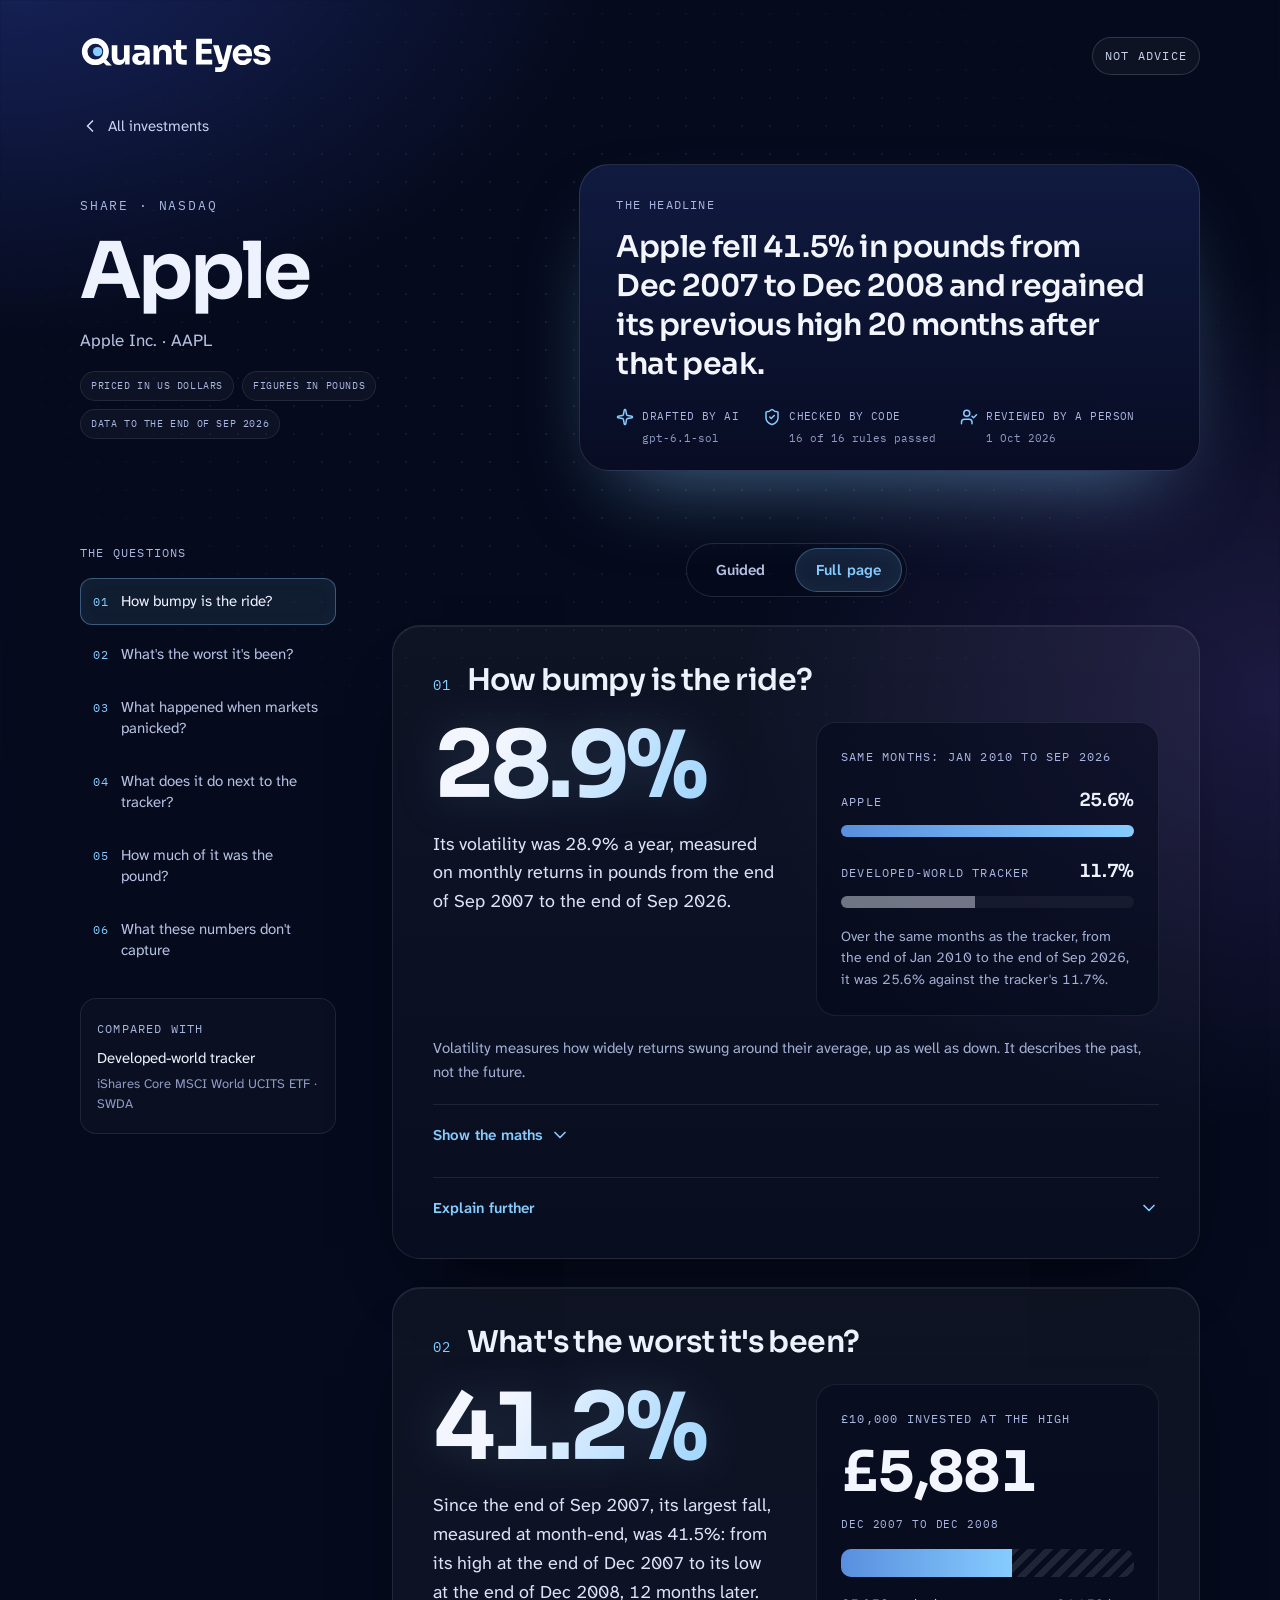
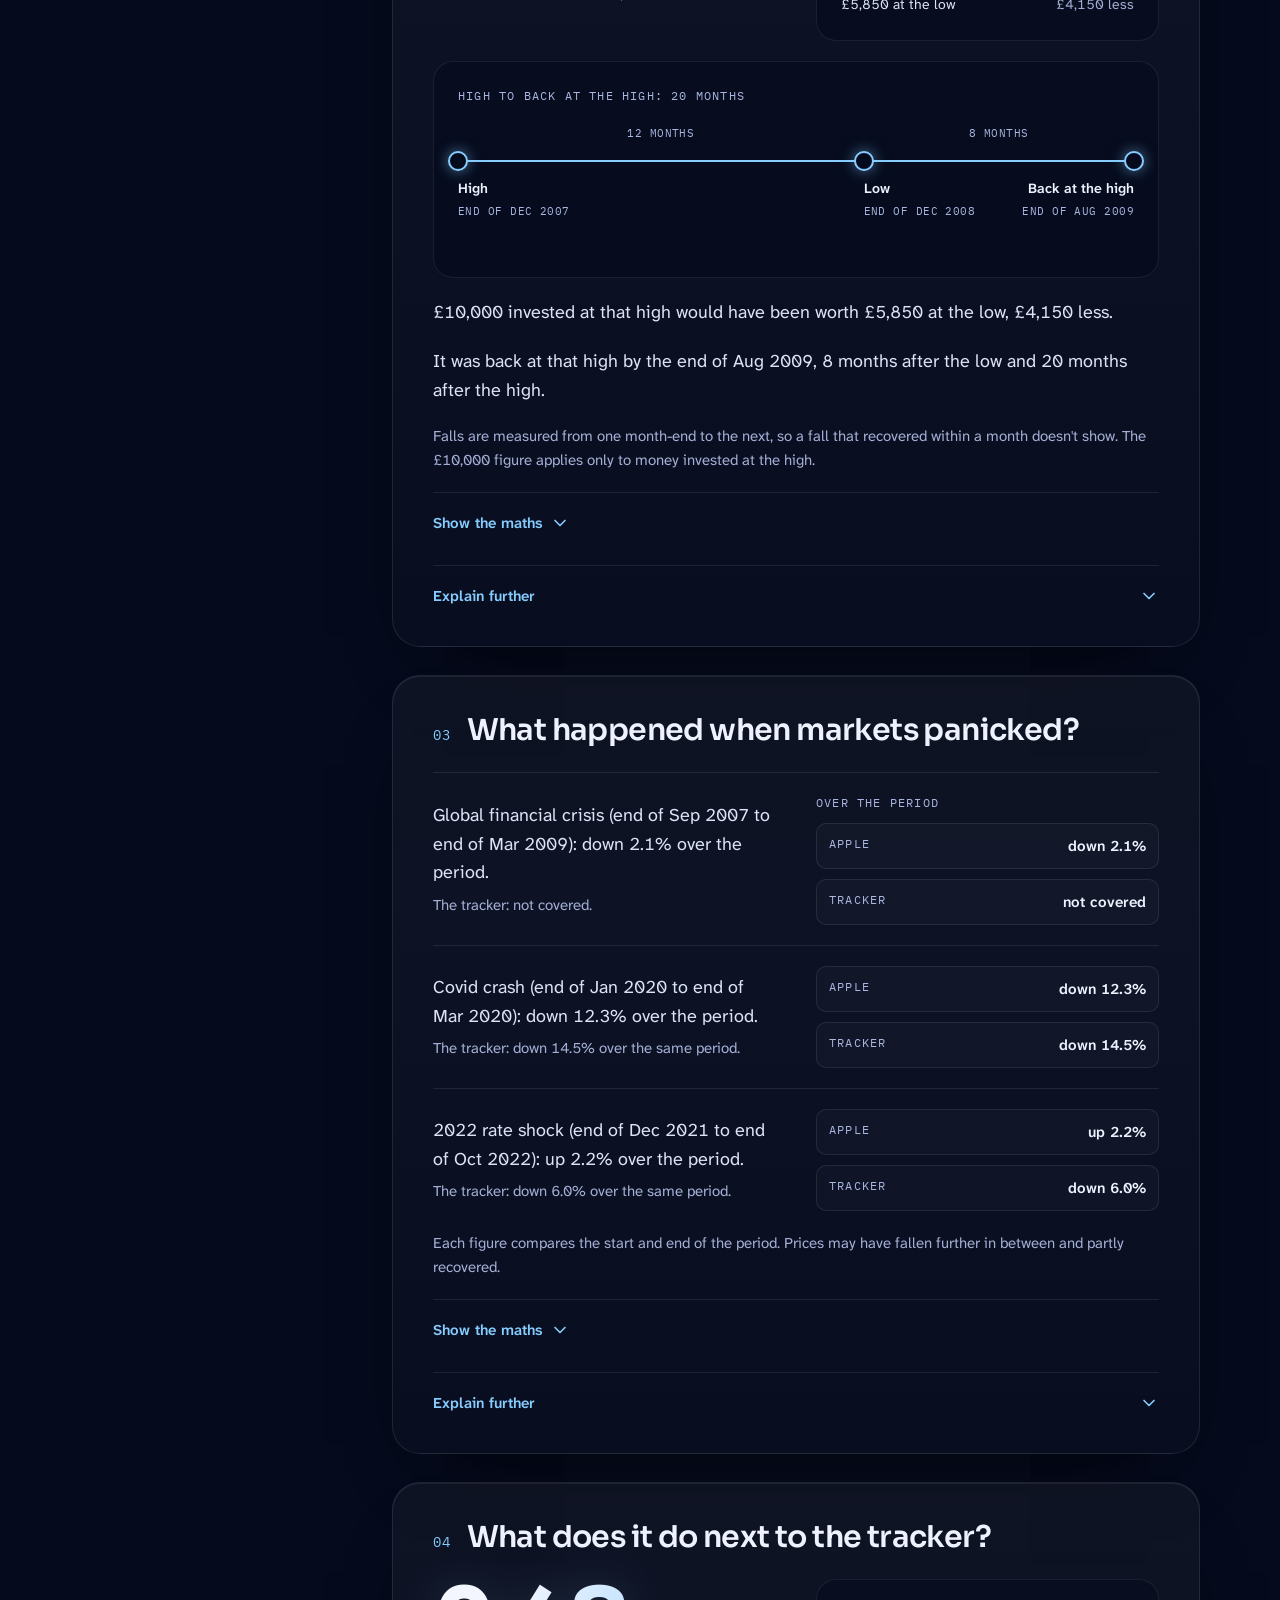
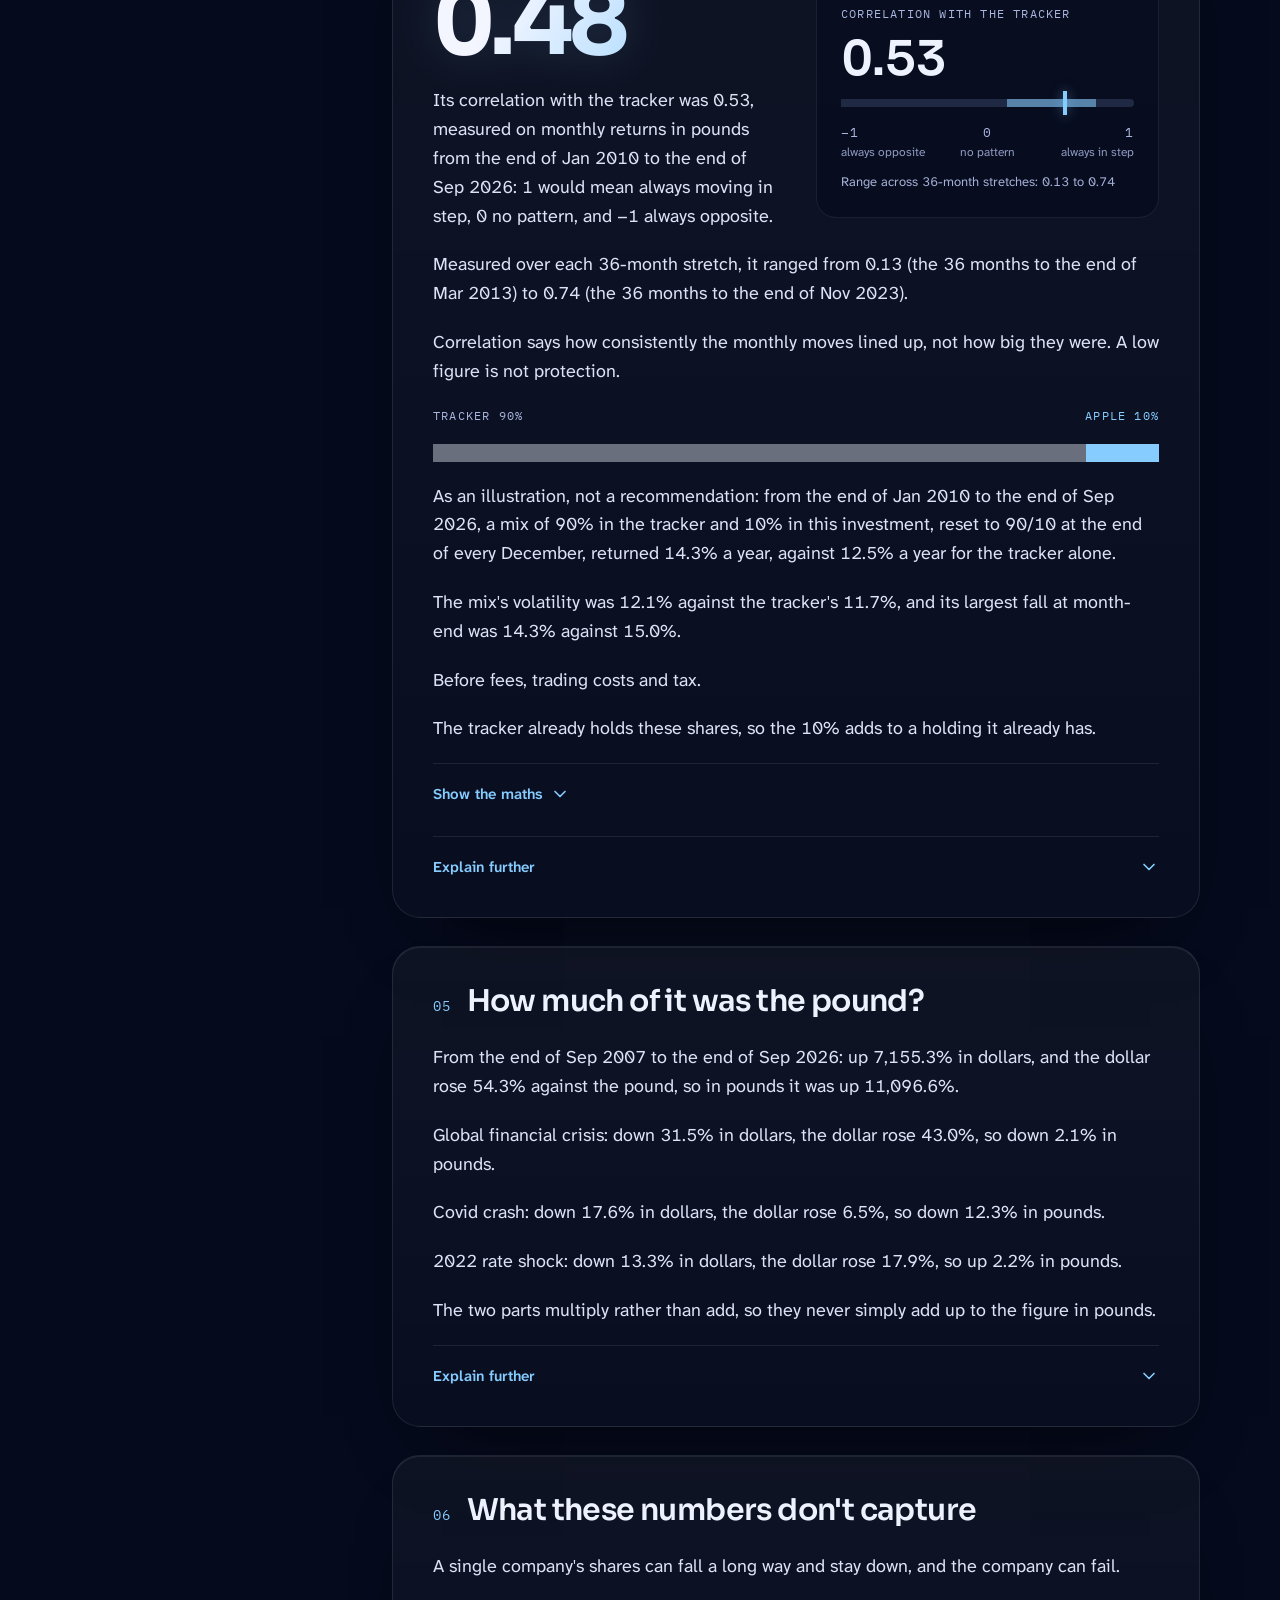
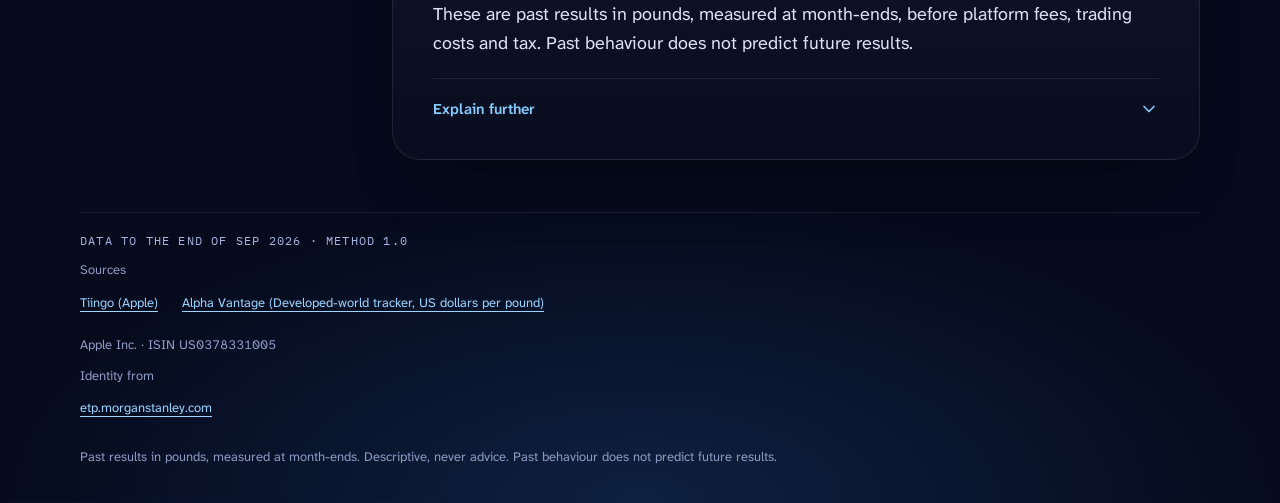
<file: site/aapl/index.html>
<!doctype html>
<html lang="en-GB">
<head>
<meta charset="utf-8">
<meta name="viewport" content="width=device-width, initial-scale=1">
<title data-qx="title">Apple, in pounds · Quant Eyes</title>
<meta data-qx="description" data-qx-attr="content" content="Apple fell 41.5% in pounds from Dec 2007 to Dec 2008 and regained its previous high 20 months after that peak." name="description">
<meta data-qx="og-title" data-qx-attr="content" content="Apple, in pounds · Quant Eyes" property="og:title">
<meta data-qx="og-description" data-qx-attr="content" content="Apple fell 41.5% in pounds from Dec 2007 to Dec 2008 and regained its previous high 20 months after that peak." property="og:description">
<meta property="og:type" content="website">
<link rel="stylesheet" href="../assets/site.css">
<link rel="icon" type="image/svg+xml" href="../assets/brand/favicon.svg">
<script src="../assets/site.js" defer>
</script>
</head>
<body>
<header>
<a data-qx="site-name" href="../">Quant Eyes</a>
<p data-qx="not-advice">Not advice</p>
</header>
<main data-layout="asset">
<a data-qx="back" href="../">All investments</a>
<div data-layout="asset-intro">
<div data-layout="identity">
<p data-qx="kicker">Share · Nasdaq</p>
<h1 data-qx="asset-label">Apple</h1>
<p data-qx="asset-name">Apple Inc. · AAPL</p>
<div data-layout="tags">
<p data-qx="tag" data-qx-key="priced">Priced in US dollars</p>
<p data-qx="tag" data-qx-key="figures">Figures in pounds</p>
<p data-qx="tag" data-qx-key="data">Data to the end of Sep 2026</p>
</div>
</div>
<div data-layout="headline">
<p data-qx="section-label" data-qx-key="headline">The headline</p>
<p data-qx="headline" data-qx-key="aapl">Apple fell 41.5% in pounds from Dec 2007 to Dec 2008 and regained its previous high 20 months after that peak.</p>
<div data-layout="chain">
<div data-layout="chain-step">
<p data-qx="chain" data-qx-key="drafted">Drafted by AI</p>
<p data-qx="chain-detail" data-qx-key="drafted">gpt-6.1-sol</p>
</div>
<div data-layout="chain-step">
<p data-qx="chain" data-qx-key="checked">Checked by code</p>
<p data-qx="chain-detail" data-qx-key="checked">16 of 16 rules passed</p>
</div>
<div data-layout="chain-step">
<p data-qx="chain" data-qx-key="reviewed">Reviewed by a person</p>
<p data-qx="chain-detail" data-qx-key="reviewed">1 Oct 2026</p>
</div>
</div>
</div>
</div>
<div data-layout="asset-body">
<nav data-layout="rail">
<p data-qx="rail-label">The questions</p>
<div data-layout="rail-links">
<a href="#bumpy">
<span data-qx="rail-number" data-qx-key="bumpy">01</span>
<span data-qx="rail-title" data-qx-key="bumpy">How bumpy is the ride?</span>
</a>
<a href="#worst">
<span data-qx="rail-number" data-qx-key="worst">02</span>
<span data-qx="rail-title" data-qx-key="worst">What&#x27;s the worst it&#x27;s been?</span>
</a>
<a href="#panic">
<span data-qx="rail-number" data-qx-key="panic">03</span>
<span data-qx="rail-title" data-qx-key="panic">What happened when markets panicked?</span>
</a>
<a href="#next">
<span data-qx="rail-number" data-qx-key="next">04</span>
<span data-qx="rail-title" data-qx-key="next">What does it do next to the tracker?</span>
</a>
<a href="#pound">
<span data-qx="rail-number" data-qx-key="pound">05</span>
<span data-qx="rail-title" data-qx-key="pound">How much of it was the pound?</span>
</a>
<a href="#limits">
<span data-qx="rail-number" data-qx-key="limits">06</span>
<span data-qx="rail-title" data-qx-key="limits">What these numbers don&#x27;t capture</span>
</a>
</div>
<div data-layout="benchmark">
<p data-qx="compared-label">Compared with</p>
<p data-qx="benchmark-label">Developed-world tracker</p>
<p data-qx="benchmark-name">iShares Core MSCI World UCITS ETF · SWDA</p>
</div>
</nav>
<div data-layout="cards">
<div data-layout="guided-hint" hidden>
<button data-qx="guided-hint-open" type="button">Try guided mode: one question at a time</button>
<button data-qx="guided-hint-close" data-qx-attr="aria-label" aria-label="Close the hint" type="button"></button>
</div>
<nav data-layout="guided-controls" hidden>
<div data-layout="guided-mode">
<button data-qx="mode-guided" type="button" aria-pressed="false">Guided</button>
<button data-qx="mode-full" type="button" aria-pressed="true">Full page</button>
</div>
<div data-layout="guided-track">
<button data-qx="step-back" type="button">Back</button>
<ol data-layout="guided-steps">
<li data-layout="guided-step">
<button data-qx="step-node" data-qx-key="bumpy" data-qx-attr="aria-label" aria-label="Step 1: How bumpy is the ride?" type="button" data-step="bumpy"></button>
<span data-qx="step-label" data-qx-key="bumpy">Bumpy</span>
</li>
<li data-layout="guided-step">
<button data-qx="step-node" data-qx-key="worst" data-qx-attr="aria-label" aria-label="Step 2: What&#x27;s the worst it&#x27;s been?" type="button" data-step="worst"></button>
<span data-qx="step-label" data-qx-key="worst">Worst fall</span>
</li>
<li data-layout="guided-step">
<button data-qx="step-node" data-qx-key="panic" data-qx-attr="aria-label" aria-label="Step 3: What happened when markets panicked?" type="button" data-step="panic"></button>
<span data-qx="step-label" data-qx-key="panic">Panics</span>
</li>
<li data-layout="guided-step">
<button data-qx="step-node" data-qx-key="next" data-qx-attr="aria-label" aria-label="Step 4: What does it do next to the tracker?" type="button" data-step="next"></button>
<span data-qx="step-label" data-qx-key="next">Next to tracker</span>
</li>
<li data-layout="guided-step">
<button data-qx="step-node" data-qx-key="pound" data-qx-attr="aria-label" aria-label="Step 5: How much of it was the pound?" type="button" data-step="pound"></button>
<span data-qx="step-label" data-qx-key="pound">The pound</span>
</li>
<li data-layout="guided-step">
<button data-qx="step-node" data-qx-key="limits" data-qx-attr="aria-label" aria-label="Step 6: What these numbers don&#x27;t capture" type="button" data-step="limits"></button>
<span data-qx="step-label" data-qx-key="limits">Limits</span>
</li>
</ol>
<button data-qx="step-next" type="button">Next</button>
</div>
</nav>
<section id="bumpy">
<div data-layout="card-heading">
<p data-qx="card-number" data-qx-key="bumpy">01</p>
<h2 data-qx="card-title" data-qx-key="bumpy">How bumpy is the ride?</h2>
</div>
<div data-layout="card-lead">
<div data-layout="lead-copy">
<p data-qx="figure" data-qx-key="bumpy.volatility"><span data-layout="figure-text">28.9%</span></p>
<p data-qx="sentence" data-qx-key="bumpy.0">Its volatility was 28.9% a year, measured on monthly returns in pounds from the end of Sep 2007 to the end of Sep 2026.</p>
</div>
<div data-layout="bars">
<div data-layout="bar-visual">
<p data-qx="bars-label">Same months: Jan 2010 to Sep 2026</p>
<div data-layout="bar">
<p data-qx="bar-label" data-qx-key="bumpy.asset">Apple</p>
<p data-qx="bar-value" data-qx-key="bumpy.asset">25.6%</p>
<div data-layout="bar-track">
<span data-qx="size" data-qx-key="bumpy.asset" style="--qx-size:1.0000"></span>
</div>
</div>
<div data-layout="bar">
<p data-qx="bar-label" data-qx-key="bumpy.tracker">Developed-world tracker</p>
<p data-qx="bar-value" data-qx-key="bumpy.tracker">11.7%</p>
<div data-layout="bar-track">
<span data-qx="size" data-qx-key="bumpy.tracker" style="--qx-size:0.4570"></span>
</div>
</div>
</div>
<p data-qx="sentence" data-qx-key="bumpy.1">Over the same months as the tracker, from the end of Jan 2010 to the end of Sep 2026, it was 25.6% against the tracker&#x27;s 11.7%.</p>
</div>
</div>
<p data-qx="sentence" data-qx-key="bumpy.2">Volatility measures how widely returns swung around their average, up as well as down. It describes the past, not the future.</p>
<details>
<summary>
<span data-qx="maths-show" data-qx-key="bumpy">Show the maths</span>
<span data-qx="maths-hide" data-qx-key="bumpy" hidden>Hide the maths</span>
</summary>
<p data-qx="maths-method" data-qx-key="bumpy">A month&#x27;s return is the change in value from one month-end to the next, in pounds, with any income reinvested. Volatility is the standard deviation of those monthly returns (the sample version, dividing by one fewer than the number of months), multiplied by √12 to make it a yearly figure. That step treats months as independent, which is an approximation.</p>
<table>
<thead>
<tr>
<th data-qx="maths-head" data-qx-key="bumpy.figure" scope="col">Figure</th>
<th data-qx="maths-head" data-qx-key="bumpy.value" scope="col">Value</th>
<th data-qx="maths-head" data-qx-key="bumpy.period" scope="col">Period</th>
</tr>
</thead>
<tbody>
<tr>
<th data-qx="maths-figure" data-qx-key="bumpy.volatility" scope="row">Volatility, a year</th>
<td data-qx="maths-value" data-qx-key="bumpy.volatility">28.9%</td>
<td data-qx="maths-period" data-qx-key="bumpy.volatility">Sep 2007 to Sep 2026</td>
</tr>
<tr>
<th data-qx="maths-figure" data-qx-key="bumpy.volatility_common" scope="row">Same months as the tracker</th>
<td data-qx="maths-value" data-qx-key="bumpy.volatility_common">25.6%</td>
<td data-qx="maths-period" data-qx-key="bumpy.volatility_common">Jan 2010 to Sep 2026</td>
</tr>
<tr>
<th data-qx="maths-figure" data-qx-key="bumpy.tracker_volatility" scope="row">The tracker, same months</th>
<td data-qx="maths-value" data-qx-key="bumpy.tracker_volatility">11.7%</td>
<td data-qx="maths-period" data-qx-key="bumpy.tracker_volatility">Jan 2010 to Sep 2026</td>
</tr>
</tbody>
</table>
<p data-qx="maths-note" data-qx-key="bumpy">Periods run from month-end to month-end. Each figure is rounded once, from the unrounded calculation.</p>
<p data-qx="maths-sources" data-qx-key="bumpy">Sources: Tiingo (Apple); Alpha Vantage (Developed-world tracker, US dollars per pound). Method 1.0.</p>
</details>
<details data-layout="guided">
<summary>
<span data-qx="more-open" data-qx-key="bumpy">Explain further</span>
</summary>
<div data-layout="guided-everyday">
<p data-qx="everyday-label" data-qx-key="bumpy">In everyday terms</p>
<p data-qx="everyday" data-qx-key="bumpy">Two roads to the same town, one flat, one hilly. Volatility measures the hills, not where the road ends up.</p>
</div>
<div data-layout="guided-panels">
<div data-layout="guided-panel">
<p data-qx="more-number" data-qx-key="bumpy.1">01</p>
<h3 data-qx="more-title" data-qx-key="bumpy.1">What goes in</h3>
<p data-qx="more-text" data-qx-key="bumpy.1">One number for each month: how much a holding changed in pounds from one month-end to the next, with any income added back, from the end of Sep 2007 to the end of Sep 2026.</p>
</div>
<div data-layout="guided-panel">
<p data-qx="more-number" data-qx-key="bumpy.2">02</p>
<h3 data-qx="more-title" data-qx-key="bumpy.2">How spread out they were</h3>
<p data-qx="more-text" data-qx-key="bumpy.2">Volatility measures how far those monthly changes typically sat from their average, rises and falls alike. Bigger swings either way give a higher figure.</p>
</div>
<div data-layout="guided-panel">
<p data-qx="more-number" data-qx-key="bumpy.3">03</p>
<h3 data-qx="more-title" data-qx-key="bumpy.3">Why &quot;a year&quot;</h3>
<p data-qx="more-text" data-qx-key="bumpy.3">The monthly spread is scaled to a yearly figure by multiplying it by the square root of 12. It is the usual convention, so investments can be compared on the same footing.</p>
</div>
<div data-layout="guided-panel">
<p data-qx="more-number" data-qx-key="bumpy.4">04</p>
<h3 data-qx="more-title" data-qx-key="bumpy.4">Next to the tracker</h3>
<p data-qx="more-text" data-qx-key="bumpy.4">Over the months both cover, from the end of Jan 2010 to the end of Sep 2026: 25.6%, against 11.7% for the developed-world tracker.</p>
</div>
<div data-layout="guided-panel">
<p data-qx="more-number" data-qx-key="bumpy.5">05</p>
<h3 data-qx="more-title" data-qx-key="bumpy.5">What it can&#x27;t tell you</h3>
<p data-qx="more-text" data-qx-key="bumpy.5">It treats a rise and a fall of the same size alike, and it says nothing about next month. A calm stretch can end suddenly.</p>
</div>
</div>
</details>
</section>
<section id="worst">
<div data-layout="card-heading">
<p data-qx="card-number" data-qx-key="worst">02</p>
<h2 data-qx="card-title" data-qx-key="worst">What&#x27;s the worst it&#x27;s been?</h2>
</div>
<div data-layout="card-lead">
<div data-layout="lead-copy">
<p data-qx="figure" data-qx-key="worst.fall"><span data-layout="figure-text">41.5%</span></p>
<p data-qx="sentence" data-qx-key="worst.0">Since the end of Sep 2007, its largest fall, measured at month-end, was 41.5%: from its high at the end of Dec 2007 to its low at the end of Dec 2008, 12 months later.</p>
</div>
<div data-layout="drain">
<p data-qx="drain-label">£10,000 invested at the high</p>
<p data-qx="figure" data-qx-key="worst.ten_thousand_left" data-qx-from="10000"><span data-layout="figure-text">£5,850</span></p>
<p data-qx="drain-period">Dec 2007 to Dec 2008</p>
<div data-layout="drain-track">
<span data-qx="size" data-qx-key="worst.drain" style="--qx-size:0.5850"></span>
</div>
<p data-qx="drain-left">£5,850 at the low</p>
<p data-qx="drain-lost">£4,150 less</p>
</div>
</div>
<div data-layout="timeline">
<p data-qx="timeline-label">High to back at the high: 20 months</p>
<div data-layout="timeline-container">
<div data-layout="timeline-track">
<p data-qx="segment" data-qx-key="worst.fall">12 months</p>
<span data-qx="size" data-qx-key="worst.fall" style="--qx-size:0.6000"></span>
<p data-qx="segment" data-qx-key="worst.recovery">8 months</p>
<span data-qx="size" data-qx-key="worst.recovery" style="--qx-size:0.4000"></span>
<div data-layout="timeline-point" data-point="high">
<p data-qx="point-label" data-qx-key="high">High</p>
<p data-qx="point-date" data-qx-key="high">end of Dec 2007</p>
</div>
<div data-layout="timeline-point" data-point="low">
<p data-qx="point-label" data-qx-key="low">Low</p>
<p data-qx="point-date" data-qx-key="low">end of Dec 2008</p>
</div>
<div data-layout="timeline-point" data-point="back">
<p data-qx="point-label" data-qx-key="back">Back at the high</p>
<p data-qx="point-date" data-qx-key="back">end of Aug 2009</p>
</div>
</div>
</div>
</div>
<p data-qx="sentence" data-qx-key="worst.1">£10,000 invested at that high would have been worth £5,850 at the low, £4,150 less.</p>
<p data-qx="sentence" data-qx-key="worst.2">It was back at that high by the end of Aug 2009, 8 months after the low and 20 months after the high.</p>
<p data-qx="sentence" data-qx-key="worst.3">Falls are measured from one month-end to the next, so a fall that recovered within a month doesn&#x27;t show. The £10,000 figure applies only to money invested at the high.</p>
<details>
<summary>
<span data-qx="maths-show" data-qx-key="worst">Show the maths</span>
<span data-qx="maths-hide" data-qx-key="worst" hidden>Hide the maths</span>
</summary>
<p data-qx="maths-method" data-qx-key="worst">At each month-end the value is compared with the highest month-end value so far. The largest fall is the deepest drop below that high; if two are equally deep, the earlier counts. The first month in the data counts as a high, so a fall that began earlier is measured only from there. The high is the last month-end at that level before the low; back at the high is the first month-end at or above it. Months are counted between month-ends. The £10,000 figure is £10,000 × (1 − the fall), rounded to the nearest £10.</p>
<table>
<thead>
<tr>
<th data-qx="maths-head" data-qx-key="worst.figure" scope="col">Figure</th>
<th data-qx="maths-head" data-qx-key="worst.value" scope="col">Value</th>
<th data-qx="maths-head" data-qx-key="worst.period" scope="col">Period</th>
</tr>
</thead>
<tbody>
<tr>
<th data-qx="maths-figure" data-qx-key="worst.fall" scope="row">Largest fall since Sep 2007</th>
<td data-qx="maths-value" data-qx-key="worst.fall">41.5%</td>
<td data-qx="maths-period" data-qx-key="worst.fall">Dec 2007 to Dec 2008</td>
</tr>
<tr>
<th data-qx="maths-figure" data-qx-key="worst.months_to_low" scope="row">High to low</th>
<td data-qx="maths-value" data-qx-key="worst.months_to_low">12 months</td>
<td data-qx="maths-period" data-qx-key="worst.months_to_low">Dec 2007 to Dec 2008</td>
</tr>
<tr>
<th data-qx="maths-figure" data-qx-key="worst.ten_thousand_left" scope="row">£10,000 at the high, worth at the low</th>
<td data-qx="maths-value" data-qx-key="worst.ten_thousand_left">£5,850</td>
<td data-qx="maths-period" data-qx-key="worst.ten_thousand_left">Dec 2007 to Dec 2008</td>
</tr>
<tr>
<th data-qx="maths-figure" data-qx-key="worst.ten_thousand_lost" scope="row">£10,000 at the high, less at the low</th>
<td data-qx="maths-value" data-qx-key="worst.ten_thousand_lost">£4,150</td>
<td data-qx="maths-period" data-qx-key="worst.ten_thousand_lost">Dec 2007 to Dec 2008</td>
</tr>
<tr>
<th data-qx="maths-figure" data-qx-key="worst.months_to_recover" scope="row">Low to back at the high</th>
<td data-qx="maths-value" data-qx-key="worst.months_to_recover">8 months</td>
<td data-qx="maths-period" data-qx-key="worst.months_to_recover">Dec 2008 to Aug 2009</td>
</tr>
<tr>
<th data-qx="maths-figure" data-qx-key="worst.months_underwater" scope="row">Time below the high</th>
<td data-qx="maths-value" data-qx-key="worst.months_underwater">20 months</td>
<td data-qx="maths-period" data-qx-key="worst.months_underwater">Dec 2007 to Aug 2009</td>
</tr>
</tbody>
</table>
<p data-qx="maths-note" data-qx-key="worst">Periods run from month-end to month-end. Each figure is rounded once, from the unrounded calculation.</p>
<p data-qx="maths-sources" data-qx-key="worst">Sources: Tiingo (Apple); Alpha Vantage (US dollars per pound). Method 1.0.</p>
</details>
<details data-layout="guided">
<summary>
<span data-qx="more-open" data-qx-key="worst">Explain further</span>
</summary>
<div data-layout="guided-everyday">
<p data-qx="everyday-label" data-qx-key="worst">In everyday terms</p>
<p data-qx="everyday" data-qx-key="worst">The deepest dip on a walk, measured from the highest point you&#x27;d reached so far.</p>
</div>
<div data-layout="guided-panels">
<div data-layout="guided-panel">
<p data-qx="more-number" data-qx-key="worst.1">01</p>
<h3 data-qx="more-title" data-qx-key="worst.1">From high to low</h3>
<p data-qx="more-text" data-qx-key="worst.1">12 months, from the end of Dec 2007 to the end of Dec 2008.</p>
</div>
<div data-layout="guided-panel">
<p data-qx="more-number" data-qx-key="worst.2">02</p>
<h3 data-qx="more-title" data-qx-key="worst.2">In money</h3>
<p data-qx="more-text" data-qx-key="worst.2">£10,000 invested at that high would have been worth £5,850 at the low, £4,150 less. That applies only to money put in at the high.</p>
</div>
<div data-layout="guided-panel">
<p data-qx="more-number" data-qx-key="worst.3">03</p>
<h3 data-qx="more-title" data-qx-key="worst.3">Getting back</h3>
<p data-qx="more-text" data-qx-key="worst.3">It was back at that high by the end of Aug 2009: 8 months after the low, 20 months after the high.</p>
</div>
<div data-layout="guided-panel">
<p data-qx="more-number" data-qx-key="worst.4">04</p>
<h3 data-qx="more-title" data-qx-key="worst.4">What month-ends hide</h3>
<p data-qx="more-text" data-qx-key="worst.4">A fall that recovered within the same month doesn&#x27;t show, so the worst moment may have been deeper.</p>
</div>
</div>
</details>
</section>
<section id="panic">
<div data-layout="card-heading">
<p data-qx="card-number" data-qx-key="panic">03</p>
<h2 data-qx="card-title" data-qx-key="panic">What happened when markets panicked?</h2>
</div>
<div data-layout="episode">
<div data-layout="episode-copy">
<p data-qx="sentence" data-qx-key="panic.0">Global financial crisis (end of Sep 2007 to end of Mar 2009): down 2.1% over the period.</p>
<p data-qx="sentence" data-qx-key="panic.1">The tracker: not covered.</p>
</div>
<div data-layout="chips">
<p data-qx="chips-label">Over the period</p>
<div data-layout="chip">
<p data-qx="chip-label" data-qx-key="gfc.asset">Apple</p>
<p data-qx="chip-value" data-qx-key="gfc.asset">down 2.1%</p>
</div>
<div data-layout="chip">
<p data-qx="chip-label" data-qx-key="gfc.tracker">Tracker</p>
<p data-qx="chip-value" data-qx-key="gfc.tracker">not covered</p>
</div>
</div>
</div>
<div data-layout="episode">
<div data-layout="episode-copy">
<p data-qx="sentence" data-qx-key="panic.2">Covid crash (end of Jan 2020 to end of Mar 2020): down 12.3% over the period.</p>
<p data-qx="sentence" data-qx-key="panic.3">The tracker: down 14.5% over the same period.</p>
</div>
<div data-layout="chips">
<div data-layout="chip">
<p data-qx="chip-label" data-qx-key="covid.asset">Apple</p>
<p data-qx="chip-value" data-qx-key="covid.asset">down 12.3%</p>
</div>
<div data-layout="chip">
<p data-qx="chip-label" data-qx-key="covid.tracker">Tracker</p>
<p data-qx="chip-value" data-qx-key="covid.tracker">down 14.5%</p>
</div>
</div>
</div>
<div data-layout="episode">
<div data-layout="episode-copy">
<p data-qx="sentence" data-qx-key="panic.4">2022 rate shock (end of Dec 2021 to end of Oct 2022): up 2.2% over the period.</p>
<p data-qx="sentence" data-qx-key="panic.5">The tracker: down 6.0% over the same period.</p>
</div>
<div data-layout="chips">
<div data-layout="chip">
<p data-qx="chip-label" data-qx-key="rate_shock.asset">Apple</p>
<p data-qx="chip-value" data-qx-key="rate_shock.asset">up 2.2%</p>
</div>
<div data-layout="chip">
<p data-qx="chip-label" data-qx-key="rate_shock.tracker">Tracker</p>
<p data-qx="chip-value" data-qx-key="rate_shock.tracker">down 6.0%</p>
</div>
</div>
</div>
<p data-qx="sentence" data-qx-key="panic.6">Each figure compares the start and end of the period. Prices may have fallen further in between and partly recovered.</p>
<details>
<summary>
<span data-qx="maths-show" data-qx-key="panic">Show the maths</span>
<span data-qx="maths-hide" data-qx-key="panic" hidden>Hide the maths</span>
</summary>
<p data-qx="maths-method" data-qx-key="panic">Each window runs from the month-end before it starts to the month-end it finishes: the 2022 rate shock runs from the end of Dec 2021 to the end of Oct 2022. The figure is the change between those two month-ends, not the largest fall inside the window. A window is shown only if the data covers both month-ends; it is never shortened to fit.</p>
<p data-qx="maths-note" data-qx-key="panic">Periods run from month-end to month-end. Each figure is rounded once, from the unrounded calculation.</p>
<p data-qx="maths-sources" data-qx-key="panic">Sources: Tiingo (Apple); Alpha Vantage (Developed-world tracker, US dollars per pound). Method 1.0.</p>
</details>
<details data-layout="guided">
<summary>
<span data-qx="more-open" data-qx-key="panic">Explain further</span>
</summary>
<div data-layout="guided-everyday">
<p data-qx="everyday-label" data-qx-key="panic">In everyday terms</p>
<p data-qx="everyday" data-qx-key="panic">Three storms, and how it came out of each one, start to finish.</p>
</div>
<div data-layout="guided-panels">
<div data-layout="guided-panel">
<p data-qx="more-number" data-qx-key="panic.1">01</p>
<h3 data-qx="more-title" data-qx-key="panic.1">Three named periods</h3>
<p data-qx="more-text" data-qx-key="panic.1">Global financial crisis: down 2.1%. Covid crash: down 12.3%. 2022 rate shock: up 2.2%. In pounds, from the start to the end of each period.</p>
</div>
<div data-layout="guided-panel">
<p data-qx="more-number" data-qx-key="panic.2">02</p>
<h3 data-qx="more-title" data-qx-key="panic.2">Why the dollar matters here</h3>
<p data-qx="more-text" data-qx-key="panic.2">Over the global financial crisis it was down 31.5% in dollars, and the dollar rose 43.0% against the pound, so in pounds it was down 2.1%. Step 5 shows how the two parts combine.</p>
</div>
<div data-layout="guided-panel">
<p data-qx="more-number" data-qx-key="panic.3">03</p>
<h3 data-qx="more-title" data-qx-key="panic.3">What start-to-end hides</h3>
<p data-qx="more-text" data-qx-key="panic.3">Prices may have fallen further in between and partly recovered before the period ended.</p>
</div>
</div>
</details>
</section>
<section id="next">
<div data-layout="card-heading">
<p data-qx="card-number" data-qx-key="next">04</p>
<h2 data-qx="card-title" data-qx-key="next">
<button type="button" data-accordion-toggle="" aria-expanded="true" aria-disabled="true" aria-controls="next-content">What does it do next to the tracker?
</button>
</h2>
</div>
<div data-layout="card-content" id="next-content">
<div data-layout="card-lead">
<div data-layout="lead-copy">
<p data-qx="figure" data-qx-key="next.correlation"><span data-layout="figure-text">0.53</span></p>
<p data-qx="sentence" data-qx-key="next.0">Its correlation with the tracker was 0.53, measured on monthly returns in pounds from the end of Jan 2010 to the end of Sep 2026: 1 would mean always moving in step, 0 no pattern, and −1 always opposite.</p>
</div>
<div data-layout="correlation">
<p data-qx="scale-label">Correlation with the tracker</p>
<p data-qx="scale-value" data-qx-key="next.correlation">0.53</p>
<span data-qx="size" data-qx-key="next.correlation" style="--qx-size:0.7650"></span>
<div data-layout="scale-points">
<div data-layout="scale-point">
<p data-qx="scale-mark" data-qx-key="low">−1</p>
<p data-qx="scale-note" data-qx-key="low">always opposite</p>
</div>
<div data-layout="scale-point">
<p data-qx="scale-mark" data-qx-key="mid">0</p>
<p data-qx="scale-note" data-qx-key="mid">no pattern</p>
</div>
<div data-layout="scale-point">
<p data-qx="scale-mark" data-qx-key="high">1</p>
<p data-qx="scale-note" data-qx-key="high">always in step</p>
</div>
</div>
<p data-qx="range">Range across 36-month stretches: 0.13 to 0.74</p>
<span data-qx="size" data-qx-key="next.range-low" style="--qx-size:0.5650"></span>
<span data-qx="size" data-qx-key="next.range-high" style="--qx-size:0.8700"></span>
</div>
</div>
<p data-qx="sentence" data-qx-key="next.1">Measured over each 36-month stretch, it ranged from 0.13 (the 36 months to the end of Mar 2013) to 0.74 (the 36 months to the end of Nov 2023).</p>
<p data-qx="sentence" data-qx-key="next.2">Correlation says how consistently the monthly moves lined up, not how big they were. A low figure is not protection.</p>
<div data-layout="mix">
<p data-qx="mix-part" data-qx-key="next.tracker">Tracker 90%</p>
<span data-qx="size" data-qx-key="next.tracker" style="--qx-size:0.9000"></span>
<p data-qx="mix-part" data-qx-key="next.asset">Apple 10%</p>
<span data-qx="size" data-qx-key="next.asset" style="--qx-size:0.1000"></span>
</div>
<p data-qx="sentence" data-qx-key="next.3">As an illustration, not a recommendation: from the end of Jan 2010 to the end of Sep 2026, a mix of 90% in the tracker and 10% in this investment, reset to 90/10 at the end of every December, returned 14.3% a year, against 12.5% a year for the tracker alone.</p>
<p data-qx="sentence" data-qx-key="next.4">The mix&#x27;s volatility was 12.1% against the tracker&#x27;s 11.7%, and its largest fall at month-end was 14.3% against 15.0%.</p>
<p data-qx="sentence" data-qx-key="next.5">Before fees, trading costs and tax.</p>
<p data-qx="sentence" data-qx-key="next.6">The tracker already holds these shares, so the 10% adds to a holding it already has.</p>
<details>
<summary>
<span data-qx="maths-show" data-qx-key="next">Show the maths</span>
<span data-qx="maths-hide" data-qx-key="next" hidden>Hide the maths</span>
</summary>
<p data-qx="maths-method" data-qx-key="next">Correlation is the Pearson correlation of the two sets of monthly returns in pounds, over the months both cover. The 36-month range repeats it for every run of 36 consecutive months and shows the lowest and highest. The 90/10 mix starts at 90% tracker and 10% this investment; each part grows or shrinks with its own returns, and at the end of every December the mix is reset to 90/10. A yearly figure is the total return turned into a compound rate: (1 + total return)^(12 ÷ months) − 1. Before fees, with no trading costs or tax.</p>
<p data-qx="maths-note" data-qx-key="next">Periods run from month-end to month-end. Each figure is rounded once, from the unrounded calculation.</p>
<p data-qx="maths-sources" data-qx-key="next">Sources: Tiingo (Apple); Alpha Vantage (Developed-world tracker, US dollars per pound). Method 1.0.</p>
</details>
<details data-layout="guided">
<summary>
<span data-qx="more-open" data-qx-key="next">Explain further</span>
</summary>
<div data-layout="guided-everyday">
<p data-qx="everyday-label" data-qx-key="next">In everyday terms</p>
<p data-qx="everyday" data-qx-key="next">Two friends&#x27; moods: near 1, when one is up the other usually is too; near 0, one&#x27;s mood tells you nothing about the other&#x27;s.</p>
</div>
<div data-layout="guided-panels">
<div data-layout="guided-panel">
<p data-qx="more-number" data-qx-key="next.1">01</p>
<h3 data-qx="more-title" data-qx-key="next.1">What the number means</h3>
<p data-qx="more-text" data-qx-key="next.1">1 would mean always moving in step, 0 no pattern, and −1 always opposite. It measures how consistently the monthly moves lined up, not how big they were.</p>
</div>
<div data-layout="guided-panel">
<p data-qx="more-number" data-qx-key="next.2">02</p>
<h3 data-qx="more-title" data-qx-key="next.2">It moves around</h3>
<p data-qx="more-text" data-qx-key="next.2">Over each 36-month stretch it ranged from 0.13 (the 36 months to the end of Mar 2013) to 0.74 (to the end of Nov 2023).</p>
</div>
<div data-layout="guided-panel">
<p data-qx="more-number" data-qx-key="next.3">03</p>
<h3 data-qx="more-title" data-qx-key="next.3">A 90/10 illustration</h3>
<p data-qx="more-text" data-qx-key="next.3">90% in the tracker and 10% in this investment, reset every December: 14.3% a year against 12.5% for the tracker alone, with volatility of 12.1% against 11.7%. An illustration, not a recommendation, before fees, trading costs and tax.</p>
</div>
<div data-layout="guided-panel">
<p data-qx="more-number" data-qx-key="next.4">04</p>
<h3 data-qx="more-title" data-qx-key="next.4">Not protection</h3>
<p data-qx="more-text" data-qx-key="next.4">A low figure does not mean it protects a portfolio: correlation says nothing about how big the moves were.</p>
</div>
<div data-layout="guided-panel">
<p data-qx="more-number" data-qx-key="next.5">05</p>
<h3 data-qx="more-title" data-qx-key="next.5">You may already hold it</h3>
<p data-qx="more-text" data-qx-key="next.5">The tracker already holds these shares, so the 10% adds to a holding it already has.</p>
</div>
</div>
</details>
</div>
</section>
<section id="pound">
<div data-layout="card-heading">
<p data-qx="card-number" data-qx-key="pound">05</p>
<h2 data-qx="card-title" data-qx-key="pound">
<button type="button" data-accordion-toggle="" aria-expanded="true" aria-disabled="true" aria-controls="pound-content">How much of it was the pound?
</button>
</h2>
</div>
<div data-layout="card-content" id="pound-content">
<p data-qx="sentence" data-qx-key="pound.0">From the end of Sep 2007 to the end of Sep 2026: up 7,155.3% in dollars, and the dollar rose 54.3% against the pound, so in pounds it was up 11,096.6%.</p>
<p data-qx="sentence" data-qx-key="pound.1">Global financial crisis: down 31.5% in dollars, the dollar rose 43.0%, so down 2.1% in pounds.</p>
<p data-qx="sentence" data-qx-key="pound.2">Covid crash: down 17.6% in dollars, the dollar rose 6.5%, so down 12.3% in pounds.</p>
<p data-qx="sentence" data-qx-key="pound.3">2022 rate shock: down 13.3% in dollars, the dollar rose 17.9%, so up 2.2% in pounds.</p>
<p data-qx="sentence" data-qx-key="pound.4">The two parts multiply rather than add, so they never simply add up to the figure in pounds.</p>
<details data-layout="guided">
<summary>
<span data-qx="more-open" data-qx-key="pound">Explain further</span>
</summary>
<div data-layout="guided-everyday">
<p data-qx="everyday-label" data-qx-key="pound">In everyday terms</p>
<p data-qx="everyday" data-qx-key="pound">Buying something abroad: the price can change, and so can the exchange rate. You feel both.</p>
</div>
<div data-layout="guided-panels">
<div data-layout="guided-panel">
<p data-qx="more-number" data-qx-key="pound.1">01</p>
<h3 data-qx="more-title" data-qx-key="pound.1">Two parts</h3>
<p data-qx="more-text" data-qx-key="pound.1">What it did in dollars, and what the dollar did against the pound. A UK holder gets both.</p>
</div>
<div data-layout="guided-panel">
<p data-qx="more-number" data-qx-key="pound.2">02</p>
<h3 data-qx="more-title" data-qx-key="pound.2">How they combine</h3>
<p data-qx="more-text" data-qx-key="pound.2">Over the whole period: up 7,155.3% in dollars, the dollar rose 54.3% against the pound, so up 11,096.6% in pounds. The two parts multiply rather than add, so they never simply add up.</p>
</div>
<div data-layout="guided-panel">
<p data-qx="more-number" data-qx-key="pound.3">03</p>
<h3 data-qx="more-title" data-qx-key="pound.3">It cuts both ways</h3>
<p data-qx="more-text" data-qx-key="pound.3">When the pound rises against the dollar, a dollar holding loses some of its gain for a UK holder.</p>
</div>
</div>
</details>
</div>
</section>
<section id="limits">
<div data-layout="card-heading">
<p data-qx="card-number" data-qx-key="limits">06</p>
<h2 data-qx="card-title" data-qx-key="limits">What these numbers don&#x27;t capture</h2>
</div>
<p data-qx="sentence" data-qx-key="limits.0">A single company&#x27;s shares can fall a long way and stay down, and the company can fail.</p>
<p data-qx="sentence" data-qx-key="limits.1">These are past results in pounds, measured at month-ends, before platform fees, trading costs and tax. Past behaviour does not predict future results.</p>
<details data-layout="guided">
<summary>
<span data-qx="more-open" data-qx-key="limits">Explain further</span>
</summary>
<div data-layout="guided-everyday">
<p data-qx="everyday-label" data-qx-key="limits">In everyday terms</p>
<p data-qx="everyday" data-qx-key="limits">A rear-view mirror: it shows clearly where you&#x27;ve been, not what&#x27;s round the next bend.</p>
</div>
<div data-layout="guided-panels">
<div data-layout="guided-panel">
<p data-qx="more-number" data-qx-key="limits.1">01</p>
<h3 data-qx="more-title" data-qx-key="limits.1">The basis</h3>
<p data-qx="more-text" data-qx-key="limits.1">Past results in pounds, measured at month-ends, before platform fees, trading costs and tax.</p>
</div>
<div data-layout="guided-panel">
<p data-qx="more-number" data-qx-key="limits.2">02</p>
<h3 data-qx="more-title" data-qx-key="limits.2">Not a forecast</h3>
<p data-qx="more-text" data-qx-key="limits.2">Past behaviour does not predict future results. Nothing here says what to do.</p>
</div>
</div>
</details>
</section>
</div>
</div>
</main>
<footer>
<p data-qx="footer-data">Data to the end of Sep 2026 · Method 1.0</p>
<div data-layout="sources">
<p data-qx="sources-label">Sources</p>
<a data-qx="source" data-qx-key="Tiingo" href="https://www.tiingo.com">Tiingo (Apple)</a>
<a data-qx="source" data-qx-key="Alpha Vantage" href="https://www.alphavantage.co">Alpha Vantage (Developed-world tracker, US dollars per pound)</a>
</div>
<p data-qx="identity">Apple Inc. · ISIN US0378331005</p>
<div data-layout="identity-sources">
<p data-qx="identity-label">Identity from</p>
<a data-qx="identity-source" data-qx-key="1" href="https://etp.morganstanley.com/fr/en/underlying-details/aapl_us_equity">etp.morganstanley.com</a>
</div>
<p data-qx="disclaimer">Past results in pounds, measured at month-ends. Descriptive, never advice. Past behaviour does not predict future results.</p>
</footer>
</body>
</html>
</file>
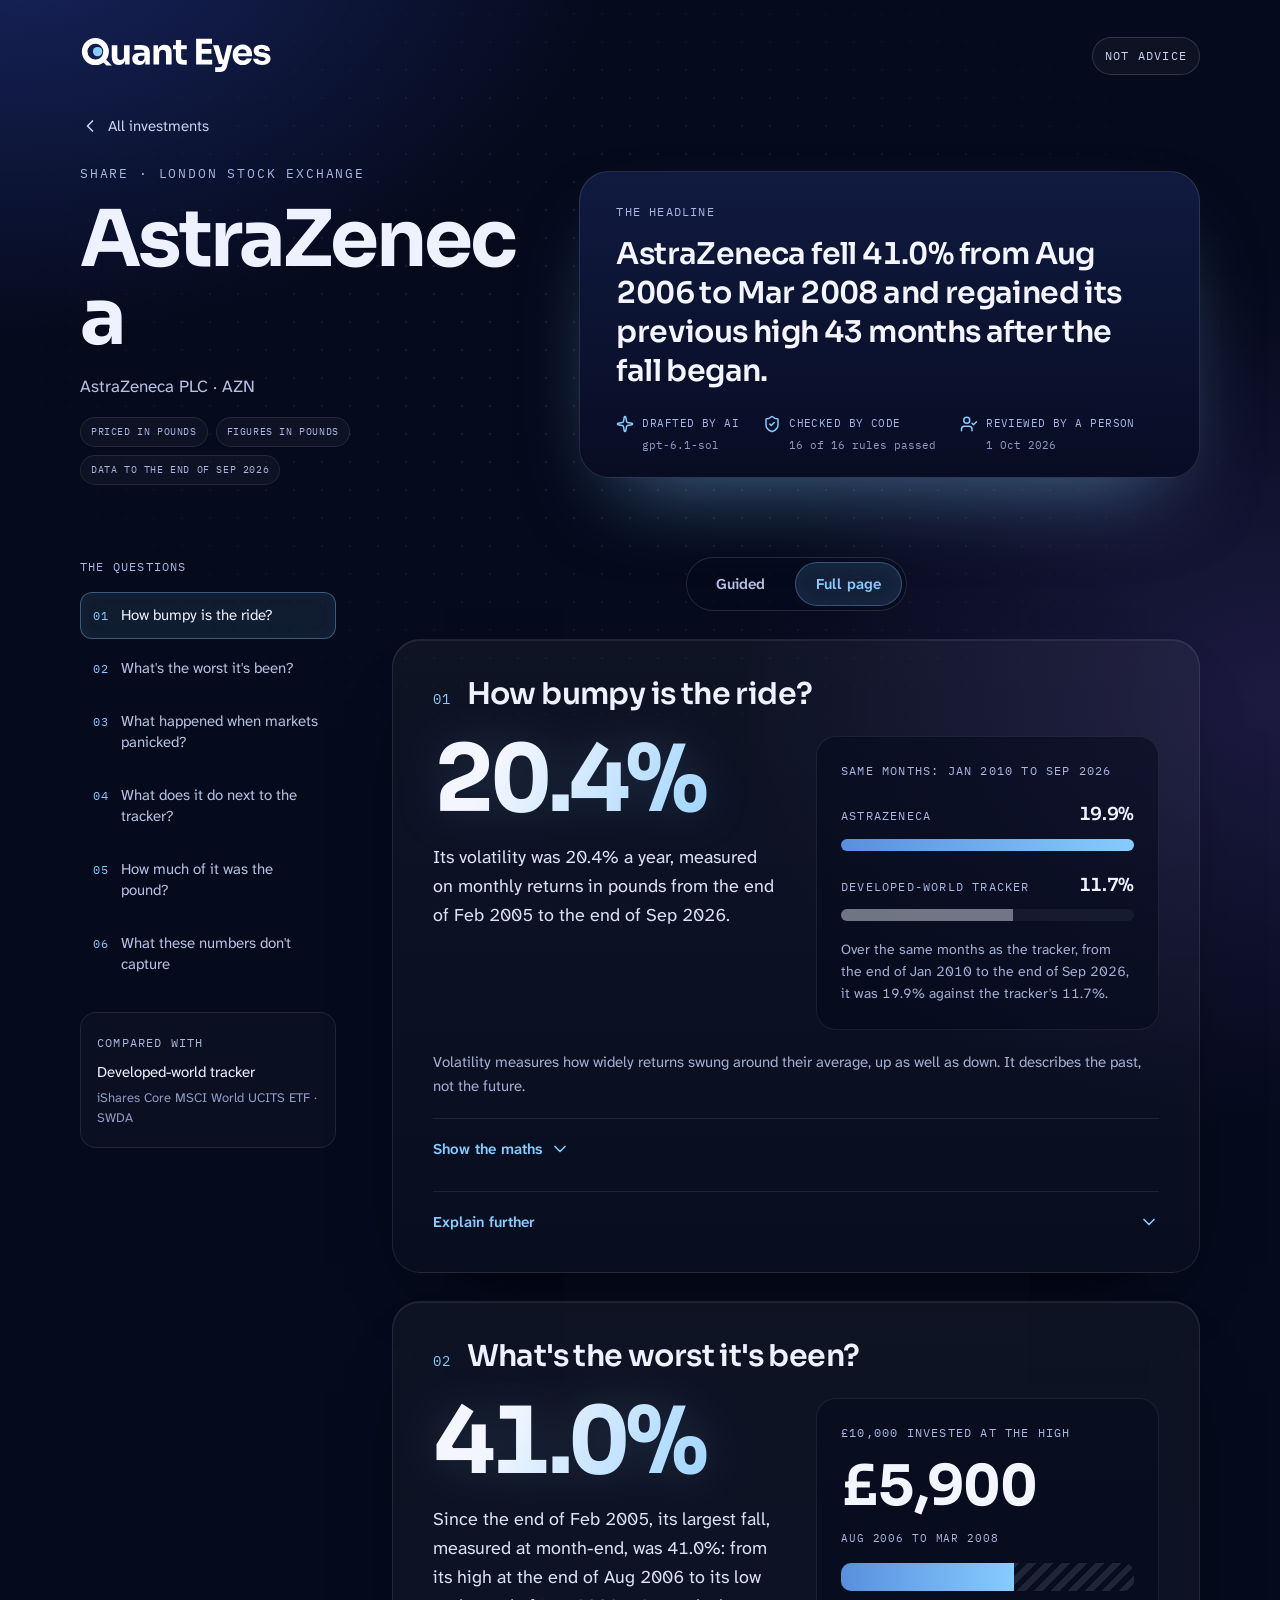
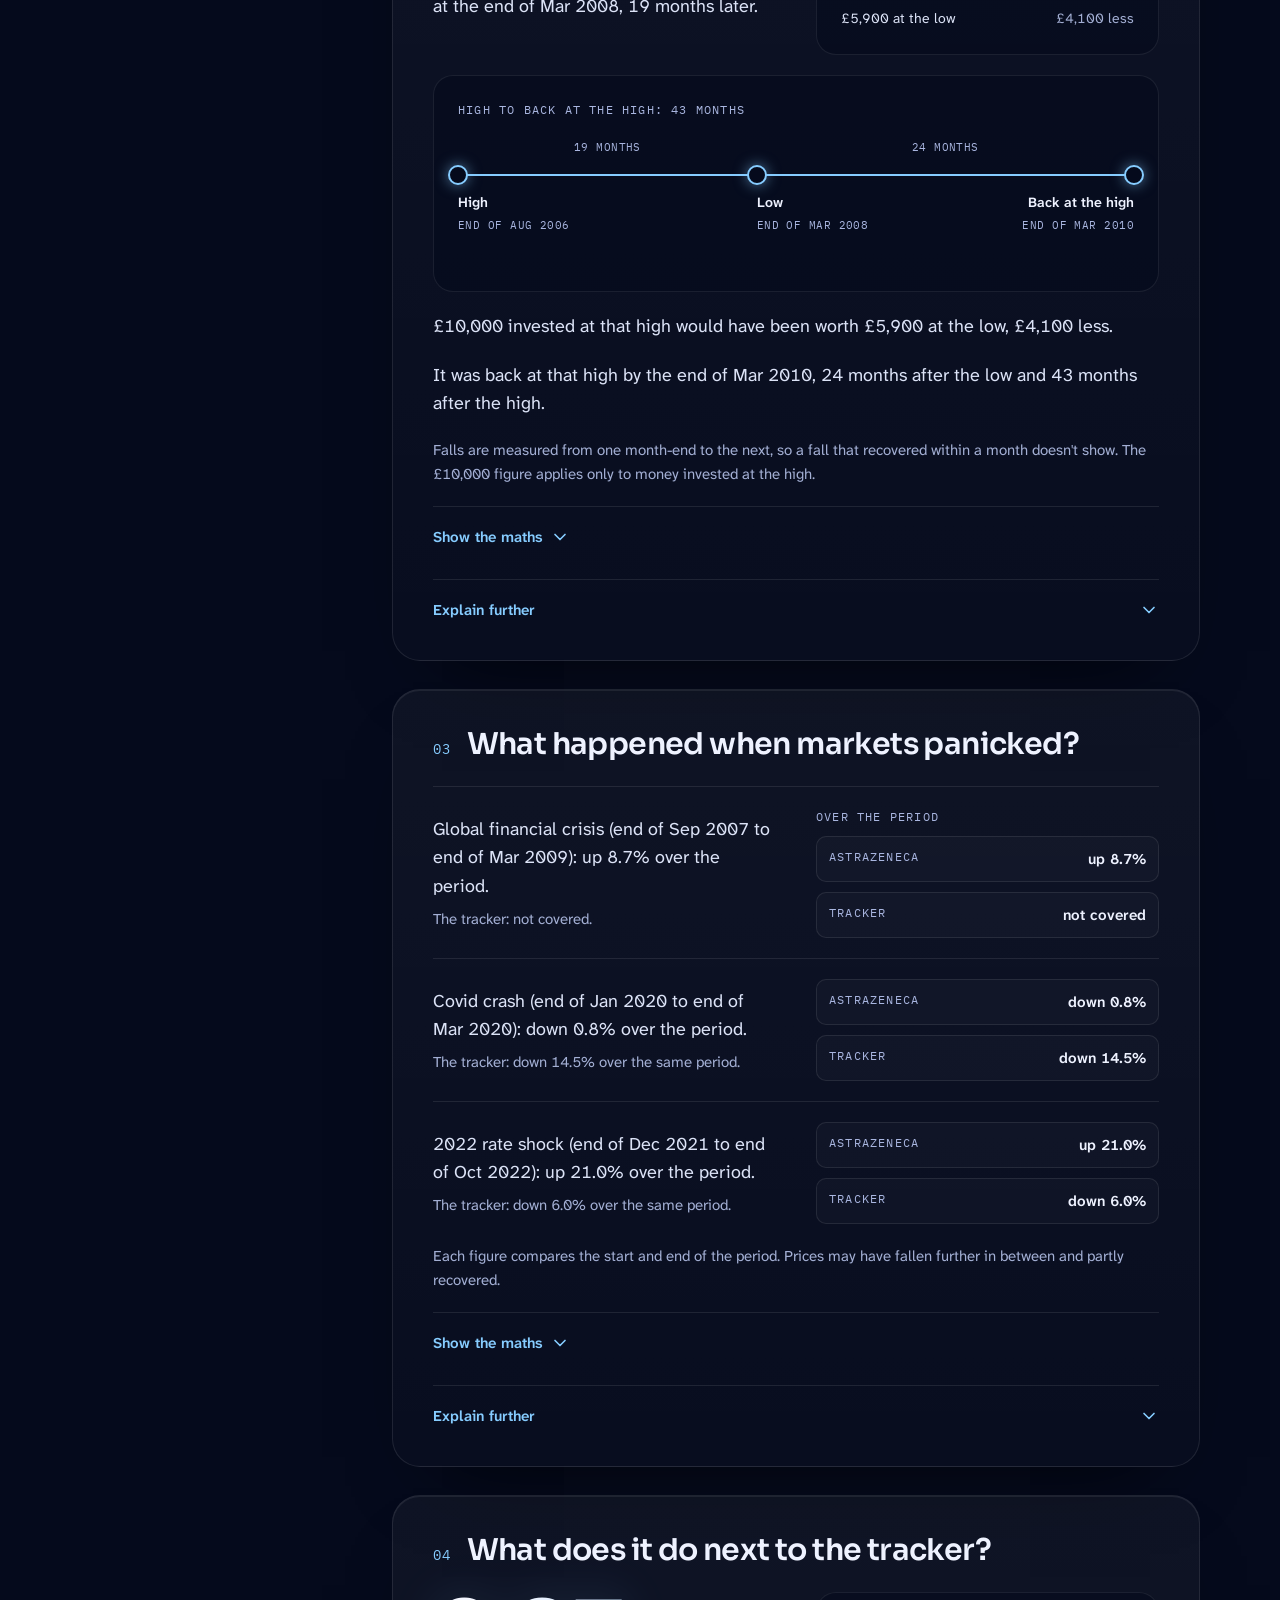
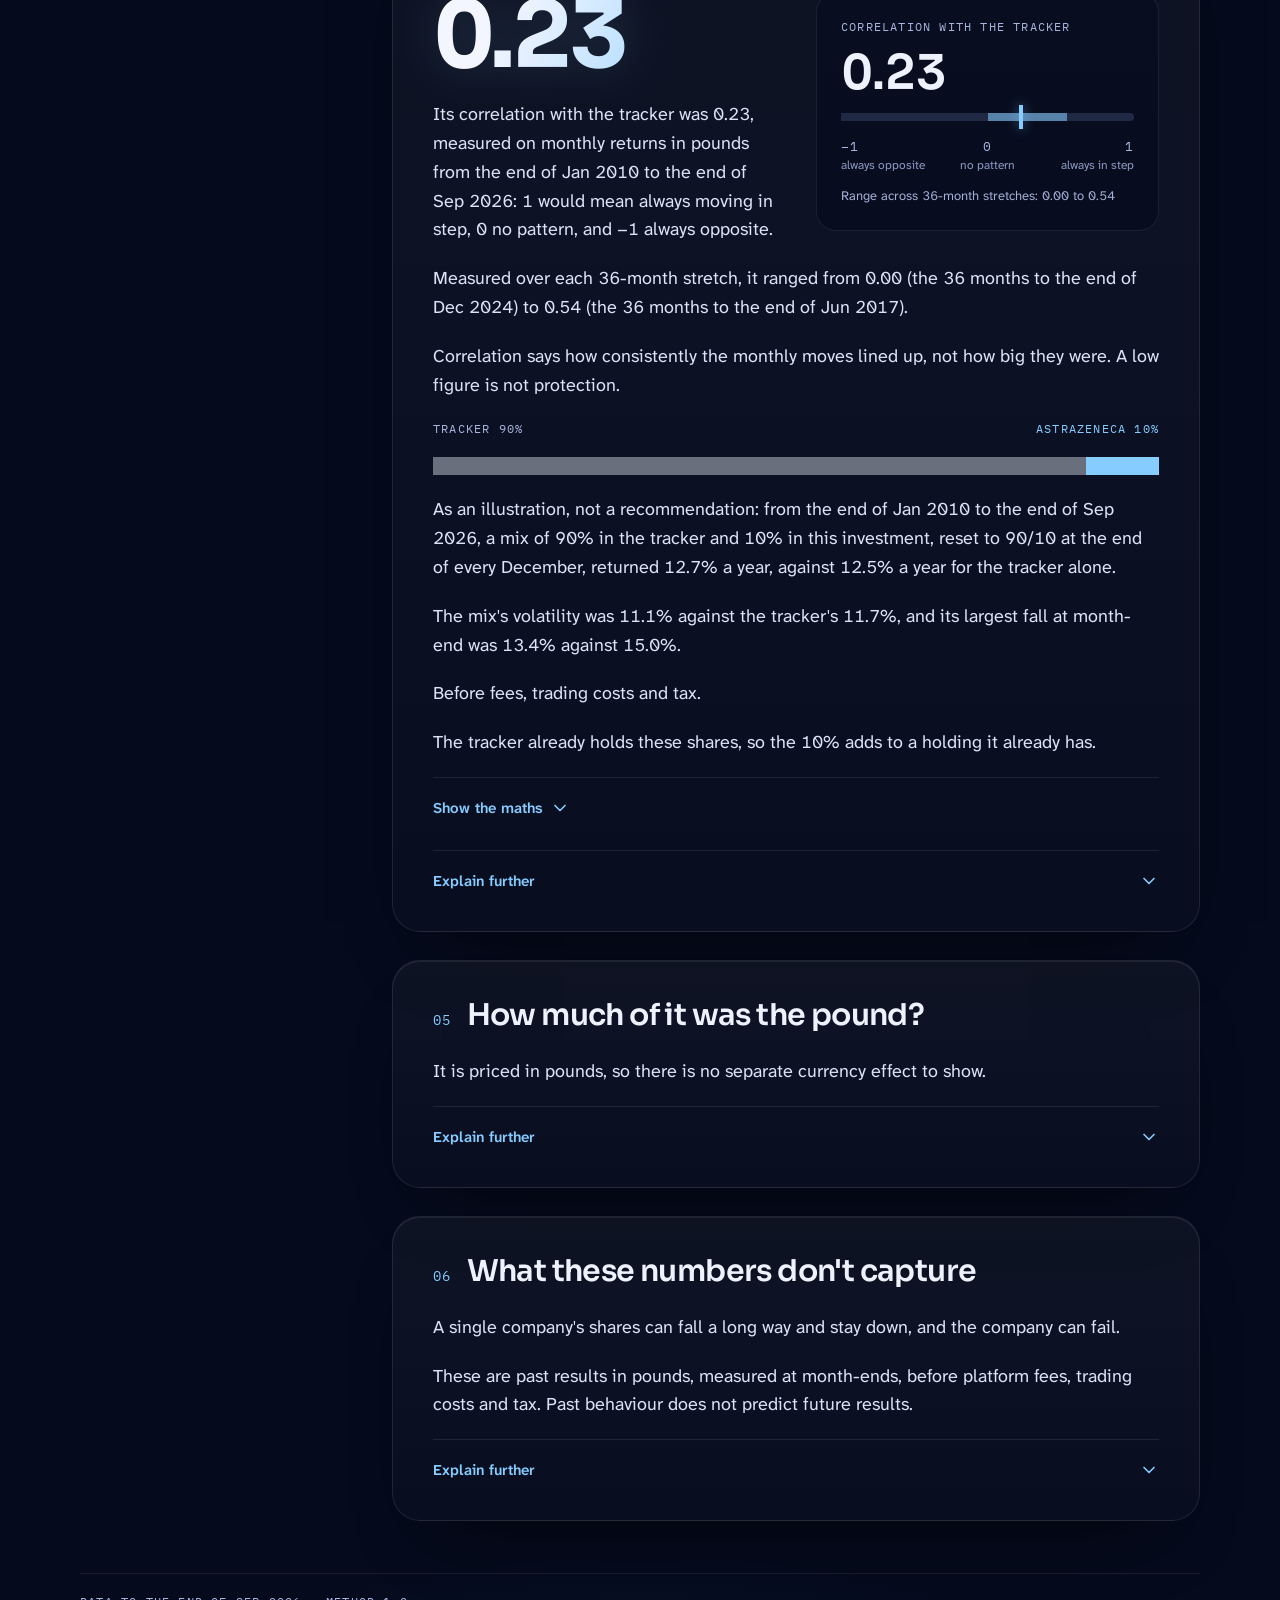
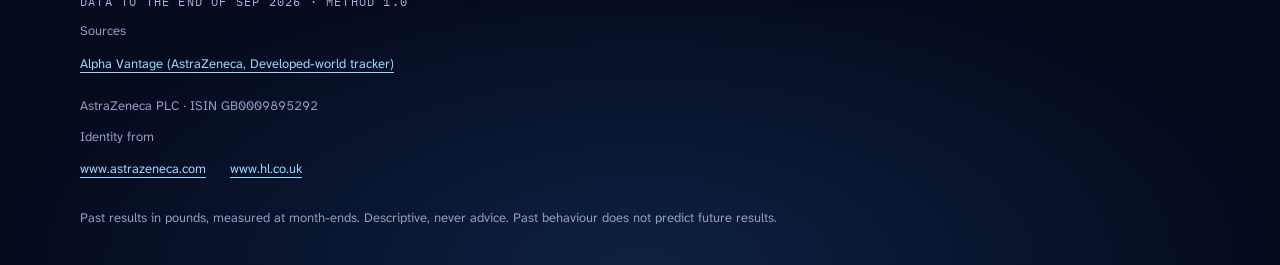
<file: site/azn/index.html>
<!doctype html>
<html lang="en-GB">
<head>
<meta charset="utf-8">
<meta name="viewport" content="width=device-width, initial-scale=1">
<title data-qx="title">AstraZeneca, in pounds · Quant Eyes</title>
<meta data-qx="description" data-qx-attr="content" content="AstraZeneca fell 41.0% from Aug 2006 to Mar 2008 and regained its previous high 43 months after the fall began." name="description">
<meta data-qx="og-title" data-qx-attr="content" content="AstraZeneca, in pounds · Quant Eyes" property="og:title">
<meta data-qx="og-description" data-qx-attr="content" content="AstraZeneca fell 41.0% from Aug 2006 to Mar 2008 and regained its previous high 43 months after the fall began." property="og:description">
<meta property="og:type" content="website">
<link rel="stylesheet" href="../assets/site.css">
<link rel="icon" type="image/svg+xml" href="../assets/brand/favicon.svg">
<script src="../assets/site.js" defer>
</script>
</head>
<body>
<header>
<a data-qx="site-name" href="../">Quant Eyes</a>
<p data-qx="not-advice">Not advice</p>
</header>
<main data-layout="asset">
<a data-qx="back" href="../">All investments</a>
<div data-layout="asset-intro">
<div data-layout="identity">
<p data-qx="kicker">Share · London Stock Exchange</p>
<h1 data-qx="asset-label">AstraZeneca</h1>
<p data-qx="asset-name">AstraZeneca PLC · AZN</p>
<div data-layout="tags">
<p data-qx="tag" data-qx-key="priced">Priced in pounds</p>
<p data-qx="tag" data-qx-key="figures">Figures in pounds</p>
<p data-qx="tag" data-qx-key="data">Data to the end of Sep 2026</p>
</div>
</div>
<div data-layout="headline">
<p data-qx="section-label" data-qx-key="headline">The headline</p>
<p data-qx="headline" data-qx-key="azn">AstraZeneca fell 41.0% from Aug 2006 to Mar 2008 and regained its previous high 43 months after the fall began.</p>
<div data-layout="chain">
<div data-layout="chain-step">
<p data-qx="chain" data-qx-key="drafted">Drafted by AI</p>
<p data-qx="chain-detail" data-qx-key="drafted">gpt-6.1-sol</p>
</div>
<div data-layout="chain-step">
<p data-qx="chain" data-qx-key="checked">Checked by code</p>
<p data-qx="chain-detail" data-qx-key="checked">16 of 16 rules passed</p>
</div>
<div data-layout="chain-step">
<p data-qx="chain" data-qx-key="reviewed">Reviewed by a person</p>
<p data-qx="chain-detail" data-qx-key="reviewed">1 Oct 2026</p>
</div>
</div>
</div>
</div>
<div data-layout="asset-body">
<nav data-layout="rail">
<p data-qx="rail-label">The questions</p>
<div data-layout="rail-links">
<a href="#bumpy">
<span data-qx="rail-number" data-qx-key="bumpy">01</span>
<span data-qx="rail-title" data-qx-key="bumpy">How bumpy is the ride?</span>
</a>
<a href="#worst">
<span data-qx="rail-number" data-qx-key="worst">02</span>
<span data-qx="rail-title" data-qx-key="worst">What&#x27;s the worst it&#x27;s been?</span>
</a>
<a href="#panic">
<span data-qx="rail-number" data-qx-key="panic">03</span>
<span data-qx="rail-title" data-qx-key="panic">What happened when markets panicked?</span>
</a>
<a href="#next">
<span data-qx="rail-number" data-qx-key="next">04</span>
<span data-qx="rail-title" data-qx-key="next">What does it do next to the tracker?</span>
</a>
<a href="#pound">
<span data-qx="rail-number" data-qx-key="pound">05</span>
<span data-qx="rail-title" data-qx-key="pound">How much of it was the pound?</span>
</a>
<a href="#limits">
<span data-qx="rail-number" data-qx-key="limits">06</span>
<span data-qx="rail-title" data-qx-key="limits">What these numbers don&#x27;t capture</span>
</a>
</div>
<div data-layout="benchmark">
<p data-qx="compared-label">Compared with</p>
<p data-qx="benchmark-label">Developed-world tracker</p>
<p data-qx="benchmark-name">iShares Core MSCI World UCITS ETF · SWDA</p>
</div>
</nav>
<div data-layout="cards">
<div data-layout="guided-hint" hidden>
<button data-qx="guided-hint-open" type="button">Try guided mode: one question at a time</button>
<button data-qx="guided-hint-close" data-qx-attr="aria-label" aria-label="Close the hint" type="button"></button>
</div>
<nav data-layout="guided-controls" hidden>
<div data-layout="guided-mode">
<button data-qx="mode-guided" type="button" aria-pressed="false">Guided</button>
<button data-qx="mode-full" type="button" aria-pressed="true">Full page</button>
</div>
<div data-layout="guided-track">
<button data-qx="step-back" type="button">Back</button>
<ol data-layout="guided-steps">
<li data-layout="guided-step">
<button data-qx="step-node" data-qx-key="bumpy" data-qx-attr="aria-label" aria-label="Step 1: How bumpy is the ride?" type="button" data-step="bumpy"></button>
<span data-qx="step-label" data-qx-key="bumpy">Bumpy</span>
</li>
<li data-layout="guided-step">
<button data-qx="step-node" data-qx-key="worst" data-qx-attr="aria-label" aria-label="Step 2: What&#x27;s the worst it&#x27;s been?" type="button" data-step="worst"></button>
<span data-qx="step-label" data-qx-key="worst">Worst fall</span>
</li>
<li data-layout="guided-step">
<button data-qx="step-node" data-qx-key="panic" data-qx-attr="aria-label" aria-label="Step 3: What happened when markets panicked?" type="button" data-step="panic"></button>
<span data-qx="step-label" data-qx-key="panic">Panics</span>
</li>
<li data-layout="guided-step">
<button data-qx="step-node" data-qx-key="next" data-qx-attr="aria-label" aria-label="Step 4: What does it do next to the tracker?" type="button" data-step="next"></button>
<span data-qx="step-label" data-qx-key="next">Next to tracker</span>
</li>
<li data-layout="guided-step">
<button data-qx="step-node" data-qx-key="pound" data-qx-attr="aria-label" aria-label="Step 5: How much of it was the pound?" type="button" data-step="pound"></button>
<span data-qx="step-label" data-qx-key="pound">The pound</span>
</li>
<li data-layout="guided-step">
<button data-qx="step-node" data-qx-key="limits" data-qx-attr="aria-label" aria-label="Step 6: What these numbers don&#x27;t capture" type="button" data-step="limits"></button>
<span data-qx="step-label" data-qx-key="limits">Limits</span>
</li>
</ol>
<button data-qx="step-next" type="button">Next</button>
</div>
</nav>
<section id="bumpy">
<div data-layout="card-heading">
<p data-qx="card-number" data-qx-key="bumpy">01</p>
<h2 data-qx="card-title" data-qx-key="bumpy">How bumpy is the ride?</h2>
</div>
<div data-layout="card-lead">
<div data-layout="lead-copy">
<p data-qx="figure" data-qx-key="bumpy.volatility"><span data-layout="figure-text">20.4%</span></p>
<p data-qx="sentence" data-qx-key="bumpy.0">Its volatility was 20.4% a year, measured on monthly returns in pounds from the end of Feb 2005 to the end of Sep 2026.</p>
</div>
<div data-layout="bars">
<div data-layout="bar-visual">
<p data-qx="bars-label">Same months: Jan 2010 to Sep 2026</p>
<div data-layout="bar">
<p data-qx="bar-label" data-qx-key="bumpy.asset">AstraZeneca</p>
<p data-qx="bar-value" data-qx-key="bumpy.asset">19.9%</p>
<div data-layout="bar-track">
<span data-qx="size" data-qx-key="bumpy.asset" style="--qx-size:1.0000"></span>
</div>
</div>
<div data-layout="bar">
<p data-qx="bar-label" data-qx-key="bumpy.tracker">Developed-world tracker</p>
<p data-qx="bar-value" data-qx-key="bumpy.tracker">11.7%</p>
<div data-layout="bar-track">
<span data-qx="size" data-qx-key="bumpy.tracker" style="--qx-size:0.5879"></span>
</div>
</div>
</div>
<p data-qx="sentence" data-qx-key="bumpy.1">Over the same months as the tracker, from the end of Jan 2010 to the end of Sep 2026, it was 19.9% against the tracker&#x27;s 11.7%.</p>
</div>
</div>
<p data-qx="sentence" data-qx-key="bumpy.2">Volatility measures how widely returns swung around their average, up as well as down. It describes the past, not the future.</p>
<details>
<summary>
<span data-qx="maths-show" data-qx-key="bumpy">Show the maths</span>
<span data-qx="maths-hide" data-qx-key="bumpy" hidden>Hide the maths</span>
</summary>
<p data-qx="maths-method" data-qx-key="bumpy">A month&#x27;s return is the change in value from one month-end to the next, in pounds, with any income reinvested. Volatility is the standard deviation of those monthly returns (the sample version, dividing by one fewer than the number of months), multiplied by √12 to make it a yearly figure. That step treats months as independent, which is an approximation.</p>
<table>
<thead>
<tr>
<th data-qx="maths-head" data-qx-key="bumpy.figure" scope="col">Figure</th>
<th data-qx="maths-head" data-qx-key="bumpy.value" scope="col">Value</th>
<th data-qx="maths-head" data-qx-key="bumpy.period" scope="col">Period</th>
</tr>
</thead>
<tbody>
<tr>
<th data-qx="maths-figure" data-qx-key="bumpy.volatility" scope="row">Volatility, a year</th>
<td data-qx="maths-value" data-qx-key="bumpy.volatility">20.4%</td>
<td data-qx="maths-period" data-qx-key="bumpy.volatility">Feb 2005 to Sep 2026</td>
</tr>
<tr>
<th data-qx="maths-figure" data-qx-key="bumpy.volatility_common" scope="row">Same months as the tracker</th>
<td data-qx="maths-value" data-qx-key="bumpy.volatility_common">19.9%</td>
<td data-qx="maths-period" data-qx-key="bumpy.volatility_common">Jan 2010 to Sep 2026</td>
</tr>
<tr>
<th data-qx="maths-figure" data-qx-key="bumpy.tracker_volatility" scope="row">The tracker, same months</th>
<td data-qx="maths-value" data-qx-key="bumpy.tracker_volatility">11.7%</td>
<td data-qx="maths-period" data-qx-key="bumpy.tracker_volatility">Jan 2010 to Sep 2026</td>
</tr>
</tbody>
</table>
<p data-qx="maths-note" data-qx-key="bumpy">Periods run from month-end to month-end. Each figure is rounded once, from the unrounded calculation.</p>
<p data-qx="maths-sources" data-qx-key="bumpy">Source: Alpha Vantage (AstraZeneca, Developed-world tracker). Method 1.0.</p>
</details>
<details data-layout="guided">
<summary>
<span data-qx="more-open" data-qx-key="bumpy">Explain further</span>
</summary>
<div data-layout="guided-everyday">
<p data-qx="everyday-label" data-qx-key="bumpy">In everyday terms</p>
<p data-qx="everyday" data-qx-key="bumpy">Two roads to the same town, one flat, one hilly. Volatility measures the hills, not where the road ends up.</p>
</div>
<div data-layout="guided-panels">
<div data-layout="guided-panel">
<p data-qx="more-number" data-qx-key="bumpy.1">01</p>
<h3 data-qx="more-title" data-qx-key="bumpy.1">What goes in</h3>
<p data-qx="more-text" data-qx-key="bumpy.1">One number for each month: how much a holding changed in pounds from one month-end to the next, with any income added back, from the end of Feb 2005 to the end of Sep 2026.</p>
</div>
<div data-layout="guided-panel">
<p data-qx="more-number" data-qx-key="bumpy.2">02</p>
<h3 data-qx="more-title" data-qx-key="bumpy.2">How spread out they were</h3>
<p data-qx="more-text" data-qx-key="bumpy.2">Volatility measures how far those monthly changes typically sat from their average, rises and falls alike. Bigger swings either way give a higher figure.</p>
</div>
<div data-layout="guided-panel">
<p data-qx="more-number" data-qx-key="bumpy.3">03</p>
<h3 data-qx="more-title" data-qx-key="bumpy.3">Why &quot;a year&quot;</h3>
<p data-qx="more-text" data-qx-key="bumpy.3">The monthly spread is scaled to a yearly figure by multiplying it by the square root of 12. It is the usual convention, so investments can be compared on the same footing.</p>
</div>
<div data-layout="guided-panel">
<p data-qx="more-number" data-qx-key="bumpy.4">04</p>
<h3 data-qx="more-title" data-qx-key="bumpy.4">Next to the tracker</h3>
<p data-qx="more-text" data-qx-key="bumpy.4">Over the months both cover, from the end of Jan 2010 to the end of Sep 2026: 19.9%, against 11.7% for the developed-world tracker.</p>
</div>
<div data-layout="guided-panel">
<p data-qx="more-number" data-qx-key="bumpy.5">05</p>
<h3 data-qx="more-title" data-qx-key="bumpy.5">What it can&#x27;t tell you</h3>
<p data-qx="more-text" data-qx-key="bumpy.5">It treats a rise and a fall of the same size alike, and it says nothing about next month. A calm stretch can end suddenly.</p>
</div>
</div>
</details>
</section>
<section id="worst">
<div data-layout="card-heading">
<p data-qx="card-number" data-qx-key="worst">02</p>
<h2 data-qx="card-title" data-qx-key="worst">What&#x27;s the worst it&#x27;s been?</h2>
</div>
<div data-layout="card-lead">
<div data-layout="lead-copy">
<p data-qx="figure" data-qx-key="worst.fall"><span data-layout="figure-text">41.0%</span></p>
<p data-qx="sentence" data-qx-key="worst.0">Since the end of Feb 2005, its largest fall, measured at month-end, was 41.0%: from its high at the end of Aug 2006 to its low at the end of Mar 2008, 19 months later.</p>
</div>
<div data-layout="drain">
<p data-qx="drain-label">£10,000 invested at the high</p>
<p data-qx="figure" data-qx-key="worst.ten_thousand_left" data-qx-from="10000"><span data-layout="figure-text">£5,900</span></p>
<p data-qx="drain-period">Aug 2006 to Mar 2008</p>
<div data-layout="drain-track">
<span data-qx="size" data-qx-key="worst.drain" style="--qx-size:0.5900"></span>
</div>
<p data-qx="drain-left">£5,900 at the low</p>
<p data-qx="drain-lost">£4,100 less</p>
</div>
</div>
<div data-layout="timeline">
<p data-qx="timeline-label">High to back at the high: 43 months</p>
<div data-layout="timeline-container">
<div data-layout="timeline-track">
<p data-qx="segment" data-qx-key="worst.fall">19 months</p>
<span data-qx="size" data-qx-key="worst.fall" style="--qx-size:0.4419"></span>
<p data-qx="segment" data-qx-key="worst.recovery">24 months</p>
<span data-qx="size" data-qx-key="worst.recovery" style="--qx-size:0.5581"></span>
<div data-layout="timeline-point" data-point="high">
<p data-qx="point-label" data-qx-key="high">High</p>
<p data-qx="point-date" data-qx-key="high">end of Aug 2006</p>
</div>
<div data-layout="timeline-point" data-point="low">
<p data-qx="point-label" data-qx-key="low">Low</p>
<p data-qx="point-date" data-qx-key="low">end of Mar 2008</p>
</div>
<div data-layout="timeline-point" data-point="back">
<p data-qx="point-label" data-qx-key="back">Back at the high</p>
<p data-qx="point-date" data-qx-key="back">end of Mar 2010</p>
</div>
</div>
</div>
</div>
<p data-qx="sentence" data-qx-key="worst.1">£10,000 invested at that high would have been worth £5,900 at the low, £4,100 less.</p>
<p data-qx="sentence" data-qx-key="worst.2">It was back at that high by the end of Mar 2010, 24 months after the low and 43 months after the high.</p>
<p data-qx="sentence" data-qx-key="worst.3">Falls are measured from one month-end to the next, so a fall that recovered within a month doesn&#x27;t show. The £10,000 figure applies only to money invested at the high.</p>
<details>
<summary>
<span data-qx="maths-show" data-qx-key="worst">Show the maths</span>
<span data-qx="maths-hide" data-qx-key="worst" hidden>Hide the maths</span>
</summary>
<p data-qx="maths-method" data-qx-key="worst">At each month-end the value is compared with the highest month-end value so far. The largest fall is the deepest drop below that high; if two are equally deep, the earlier counts. The first month in the data counts as a high, so a fall that began earlier is measured only from there. The high is the last month-end at that level before the low; back at the high is the first month-end at or above it. Months are counted between month-ends. The £10,000 figure is £10,000 × (1 − the fall), rounded to the nearest £10.</p>
<table>
<thead>
<tr>
<th data-qx="maths-head" data-qx-key="worst.figure" scope="col">Figure</th>
<th data-qx="maths-head" data-qx-key="worst.value" scope="col">Value</th>
<th data-qx="maths-head" data-qx-key="worst.period" scope="col">Period</th>
</tr>
</thead>
<tbody>
<tr>
<th data-qx="maths-figure" data-qx-key="worst.fall" scope="row">Largest fall since Feb 2005</th>
<td data-qx="maths-value" data-qx-key="worst.fall">41.0%</td>
<td data-qx="maths-period" data-qx-key="worst.fall">Aug 2006 to Mar 2008</td>
</tr>
<tr>
<th data-qx="maths-figure" data-qx-key="worst.months_to_low" scope="row">High to low</th>
<td data-qx="maths-value" data-qx-key="worst.months_to_low">19 months</td>
<td data-qx="maths-period" data-qx-key="worst.months_to_low">Aug 2006 to Mar 2008</td>
</tr>
<tr>
<th data-qx="maths-figure" data-qx-key="worst.ten_thousand_left" scope="row">£10,000 at the high, worth at the low</th>
<td data-qx="maths-value" data-qx-key="worst.ten_thousand_left">£5,900</td>
<td data-qx="maths-period" data-qx-key="worst.ten_thousand_left">Aug 2006 to Mar 2008</td>
</tr>
<tr>
<th data-qx="maths-figure" data-qx-key="worst.ten_thousand_lost" scope="row">£10,000 at the high, less at the low</th>
<td data-qx="maths-value" data-qx-key="worst.ten_thousand_lost">£4,100</td>
<td data-qx="maths-period" data-qx-key="worst.ten_thousand_lost">Aug 2006 to Mar 2008</td>
</tr>
<tr>
<th data-qx="maths-figure" data-qx-key="worst.months_to_recover" scope="row">Low to back at the high</th>
<td data-qx="maths-value" data-qx-key="worst.months_to_recover">24 months</td>
<td data-qx="maths-period" data-qx-key="worst.months_to_recover">Mar 2008 to Mar 2010</td>
</tr>
<tr>
<th data-qx="maths-figure" data-qx-key="worst.months_underwater" scope="row">Time below the high</th>
<td data-qx="maths-value" data-qx-key="worst.months_underwater">43 months</td>
<td data-qx="maths-period" data-qx-key="worst.months_underwater">Aug 2006 to Mar 2010</td>
</tr>
</tbody>
</table>
<p data-qx="maths-note" data-qx-key="worst">Periods run from month-end to month-end. Each figure is rounded once, from the unrounded calculation.</p>
<p data-qx="maths-sources" data-qx-key="worst">Source: Alpha Vantage (AstraZeneca). Method 1.0.</p>
</details>
<details data-layout="guided">
<summary>
<span data-qx="more-open" data-qx-key="worst">Explain further</span>
</summary>
<div data-layout="guided-everyday">
<p data-qx="everyday-label" data-qx-key="worst">In everyday terms</p>
<p data-qx="everyday" data-qx-key="worst">The deepest dip on a walk, measured from the highest point you&#x27;d reached so far.</p>
</div>
<div data-layout="guided-panels">
<div data-layout="guided-panel">
<p data-qx="more-number" data-qx-key="worst.1">01</p>
<h3 data-qx="more-title" data-qx-key="worst.1">From high to low</h3>
<p data-qx="more-text" data-qx-key="worst.1">19 months, from the end of Aug 2006 to the end of Mar 2008.</p>
</div>
<div data-layout="guided-panel">
<p data-qx="more-number" data-qx-key="worst.2">02</p>
<h3 data-qx="more-title" data-qx-key="worst.2">In money</h3>
<p data-qx="more-text" data-qx-key="worst.2">£10,000 invested at that high would have been worth £5,900 at the low, £4,100 less. That applies only to money put in at the high.</p>
</div>
<div data-layout="guided-panel">
<p data-qx="more-number" data-qx-key="worst.3">03</p>
<h3 data-qx="more-title" data-qx-key="worst.3">Getting back</h3>
<p data-qx="more-text" data-qx-key="worst.3">It was back at that high by the end of Mar 2010: 24 months after the low, 43 months after the high.</p>
</div>
<div data-layout="guided-panel">
<p data-qx="more-number" data-qx-key="worst.4">04</p>
<h3 data-qx="more-title" data-qx-key="worst.4">What month-ends hide</h3>
<p data-qx="more-text" data-qx-key="worst.4">A fall that recovered within the same month doesn&#x27;t show, so the worst moment may have been deeper.</p>
</div>
</div>
</details>
</section>
<section id="panic">
<div data-layout="card-heading">
<p data-qx="card-number" data-qx-key="panic">03</p>
<h2 data-qx="card-title" data-qx-key="panic">What happened when markets panicked?</h2>
</div>
<div data-layout="episode">
<div data-layout="episode-copy">
<p data-qx="sentence" data-qx-key="panic.0">Global financial crisis (end of Sep 2007 to end of Mar 2009): up 8.7% over the period.</p>
<p data-qx="sentence" data-qx-key="panic.1">The tracker: not covered.</p>
</div>
<div data-layout="chips">
<p data-qx="chips-label">Over the period</p>
<div data-layout="chip">
<p data-qx="chip-label" data-qx-key="gfc.asset">AstraZeneca</p>
<p data-qx="chip-value" data-qx-key="gfc.asset">up 8.7%</p>
</div>
<div data-layout="chip">
<p data-qx="chip-label" data-qx-key="gfc.tracker">Tracker</p>
<p data-qx="chip-value" data-qx-key="gfc.tracker">not covered</p>
</div>
</div>
</div>
<div data-layout="episode">
<div data-layout="episode-copy">
<p data-qx="sentence" data-qx-key="panic.2">Covid crash (end of Jan 2020 to end of Mar 2020): down 0.8% over the period.</p>
<p data-qx="sentence" data-qx-key="panic.3">The tracker: down 14.5% over the same period.</p>
</div>
<div data-layout="chips">
<div data-layout="chip">
<p data-qx="chip-label" data-qx-key="covid.asset">AstraZeneca</p>
<p data-qx="chip-value" data-qx-key="covid.asset">down 0.8%</p>
</div>
<div data-layout="chip">
<p data-qx="chip-label" data-qx-key="covid.tracker">Tracker</p>
<p data-qx="chip-value" data-qx-key="covid.tracker">down 14.5%</p>
</div>
</div>
</div>
<div data-layout="episode">
<div data-layout="episode-copy">
<p data-qx="sentence" data-qx-key="panic.4">2022 rate shock (end of Dec 2021 to end of Oct 2022): up 21.0% over the period.</p>
<p data-qx="sentence" data-qx-key="panic.5">The tracker: down 6.0% over the same period.</p>
</div>
<div data-layout="chips">
<div data-layout="chip">
<p data-qx="chip-label" data-qx-key="rate_shock.asset">AstraZeneca</p>
<p data-qx="chip-value" data-qx-key="rate_shock.asset">up 21.0%</p>
</div>
<div data-layout="chip">
<p data-qx="chip-label" data-qx-key="rate_shock.tracker">Tracker</p>
<p data-qx="chip-value" data-qx-key="rate_shock.tracker">down 6.0%</p>
</div>
</div>
</div>
<p data-qx="sentence" data-qx-key="panic.6">Each figure compares the start and end of the period. Prices may have fallen further in between and partly recovered.</p>
<details>
<summary>
<span data-qx="maths-show" data-qx-key="panic">Show the maths</span>
<span data-qx="maths-hide" data-qx-key="panic" hidden>Hide the maths</span>
</summary>
<p data-qx="maths-method" data-qx-key="panic">Each window runs from the month-end before it starts to the month-end it finishes: the 2022 rate shock runs from the end of Dec 2021 to the end of Oct 2022. The figure is the change between those two month-ends, not the largest fall inside the window. A window is shown only if the data covers both month-ends; it is never shortened to fit.</p>
<p data-qx="maths-note" data-qx-key="panic">Periods run from month-end to month-end. Each figure is rounded once, from the unrounded calculation.</p>
<p data-qx="maths-sources" data-qx-key="panic">Source: Alpha Vantage (AstraZeneca, Developed-world tracker). Method 1.0.</p>
</details>
<details data-layout="guided">
<summary>
<span data-qx="more-open" data-qx-key="panic">Explain further</span>
</summary>
<div data-layout="guided-everyday">
<p data-qx="everyday-label" data-qx-key="panic">In everyday terms</p>
<p data-qx="everyday" data-qx-key="panic">Three storms, and how it came out of each one, start to finish.</p>
</div>
<div data-layout="guided-panels">
<div data-layout="guided-panel">
<p data-qx="more-number" data-qx-key="panic.1">01</p>
<h3 data-qx="more-title" data-qx-key="panic.1">Three named periods</h3>
<p data-qx="more-text" data-qx-key="panic.1">Global financial crisis: up 8.7%. Covid crash: down 0.8%. 2022 rate shock: up 21.0%. In pounds, from the start to the end of each period.</p>
</div>
<div data-layout="guided-panel">
<p data-qx="more-number" data-qx-key="panic.2">02</p>
<h3 data-qx="more-title" data-qx-key="panic.2">Priced in pounds</h3>
<p data-qx="more-text" data-qx-key="panic.2">It is priced in pounds, so these figures have no separate exchange-rate part.</p>
</div>
<div data-layout="guided-panel">
<p data-qx="more-number" data-qx-key="panic.3">03</p>
<h3 data-qx="more-title" data-qx-key="panic.3">What start-to-end hides</h3>
<p data-qx="more-text" data-qx-key="panic.3">Prices may have fallen further in between and partly recovered before the period ended.</p>
</div>
</div>
</details>
</section>
<section id="next">
<div data-layout="card-heading">
<p data-qx="card-number" data-qx-key="next">04</p>
<h2 data-qx="card-title" data-qx-key="next">
<button type="button" data-accordion-toggle="" aria-expanded="true" aria-disabled="true" aria-controls="next-content">What does it do next to the tracker?
</button>
</h2>
</div>
<div data-layout="card-content" id="next-content">
<div data-layout="card-lead">
<div data-layout="lead-copy">
<p data-qx="figure" data-qx-key="next.correlation"><span data-layout="figure-text">0.23</span></p>
<p data-qx="sentence" data-qx-key="next.0">Its correlation with the tracker was 0.23, measured on monthly returns in pounds from the end of Jan 2010 to the end of Sep 2026: 1 would mean always moving in step, 0 no pattern, and −1 always opposite.</p>
</div>
<div data-layout="correlation">
<p data-qx="scale-label">Correlation with the tracker</p>
<p data-qx="scale-value" data-qx-key="next.correlation">0.23</p>
<span data-qx="size" data-qx-key="next.correlation" style="--qx-size:0.6150"></span>
<div data-layout="scale-points">
<div data-layout="scale-point">
<p data-qx="scale-mark" data-qx-key="low">−1</p>
<p data-qx="scale-note" data-qx-key="low">always opposite</p>
</div>
<div data-layout="scale-point">
<p data-qx="scale-mark" data-qx-key="mid">0</p>
<p data-qx="scale-note" data-qx-key="mid">no pattern</p>
</div>
<div data-layout="scale-point">
<p data-qx="scale-mark" data-qx-key="high">1</p>
<p data-qx="scale-note" data-qx-key="high">always in step</p>
</div>
</div>
<p data-qx="range">Range across 36-month stretches: 0.00 to 0.54</p>
<span data-qx="size" data-qx-key="next.range-low" style="--qx-size:0.5000"></span>
<span data-qx="size" data-qx-key="next.range-high" style="--qx-size:0.7700"></span>
</div>
</div>
<p data-qx="sentence" data-qx-key="next.1">Measured over each 36-month stretch, it ranged from 0.00 (the 36 months to the end of Dec 2024) to 0.54 (the 36 months to the end of Jun 2017).</p>
<p data-qx="sentence" data-qx-key="next.2">Correlation says how consistently the monthly moves lined up, not how big they were. A low figure is not protection.</p>
<div data-layout="mix">
<p data-qx="mix-part" data-qx-key="next.tracker">Tracker 90%</p>
<span data-qx="size" data-qx-key="next.tracker" style="--qx-size:0.9000"></span>
<p data-qx="mix-part" data-qx-key="next.asset">AstraZeneca 10%</p>
<span data-qx="size" data-qx-key="next.asset" style="--qx-size:0.1000"></span>
</div>
<p data-qx="sentence" data-qx-key="next.3">As an illustration, not a recommendation: from the end of Jan 2010 to the end of Sep 2026, a mix of 90% in the tracker and 10% in this investment, reset to 90/10 at the end of every December, returned 12.7% a year, against 12.5% a year for the tracker alone.</p>
<p data-qx="sentence" data-qx-key="next.4">The mix&#x27;s volatility was 11.1% against the tracker&#x27;s 11.7%, and its largest fall at month-end was 13.4% against 15.0%.</p>
<p data-qx="sentence" data-qx-key="next.5">Before fees, trading costs and tax.</p>
<p data-qx="sentence" data-qx-key="next.6">The tracker already holds these shares, so the 10% adds to a holding it already has.</p>
<details>
<summary>
<span data-qx="maths-show" data-qx-key="next">Show the maths</span>
<span data-qx="maths-hide" data-qx-key="next" hidden>Hide the maths</span>
</summary>
<p data-qx="maths-method" data-qx-key="next">Correlation is the Pearson correlation of the two sets of monthly returns in pounds, over the months both cover. The 36-month range repeats it for every run of 36 consecutive months and shows the lowest and highest. The 90/10 mix starts at 90% tracker and 10% this investment; each part grows or shrinks with its own returns, and at the end of every December the mix is reset to 90/10. A yearly figure is the total return turned into a compound rate: (1 + total return)^(12 ÷ months) − 1. Before fees, with no trading costs or tax.</p>
<p data-qx="maths-note" data-qx-key="next">Periods run from month-end to month-end. Each figure is rounded once, from the unrounded calculation.</p>
<p data-qx="maths-sources" data-qx-key="next">Source: Alpha Vantage (AstraZeneca, Developed-world tracker). Method 1.0.</p>
</details>
<details data-layout="guided">
<summary>
<span data-qx="more-open" data-qx-key="next">Explain further</span>
</summary>
<div data-layout="guided-everyday">
<p data-qx="everyday-label" data-qx-key="next">In everyday terms</p>
<p data-qx="everyday" data-qx-key="next">Two friends&#x27; moods: near 1, when one is up the other usually is too; near 0, one&#x27;s mood tells you nothing about the other&#x27;s.</p>
</div>
<div data-layout="guided-panels">
<div data-layout="guided-panel">
<p data-qx="more-number" data-qx-key="next.1">01</p>
<h3 data-qx="more-title" data-qx-key="next.1">What the number means</h3>
<p data-qx="more-text" data-qx-key="next.1">1 would mean always moving in step, 0 no pattern, and −1 always opposite. It measures how consistently the monthly moves lined up, not how big they were.</p>
</div>
<div data-layout="guided-panel">
<p data-qx="more-number" data-qx-key="next.2">02</p>
<h3 data-qx="more-title" data-qx-key="next.2">It moves around</h3>
<p data-qx="more-text" data-qx-key="next.2">Over each 36-month stretch it ranged from 0.00 (the 36 months to the end of Dec 2024) to 0.54 (to the end of Jun 2017).</p>
</div>
<div data-layout="guided-panel">
<p data-qx="more-number" data-qx-key="next.3">03</p>
<h3 data-qx="more-title" data-qx-key="next.3">A 90/10 illustration</h3>
<p data-qx="more-text" data-qx-key="next.3">90% in the tracker and 10% in this investment, reset every December: 12.7% a year against 12.5% for the tracker alone, with volatility of 11.1% against 11.7%. An illustration, not a recommendation, before fees, trading costs and tax.</p>
</div>
<div data-layout="guided-panel">
<p data-qx="more-number" data-qx-key="next.4">04</p>
<h3 data-qx="more-title" data-qx-key="next.4">Not protection</h3>
<p data-qx="more-text" data-qx-key="next.4">A low figure does not mean it protects a portfolio: correlation says nothing about how big the moves were.</p>
</div>
<div data-layout="guided-panel">
<p data-qx="more-number" data-qx-key="next.5">05</p>
<h3 data-qx="more-title" data-qx-key="next.5">You may already hold it</h3>
<p data-qx="more-text" data-qx-key="next.5">The tracker already holds these shares, so the 10% adds to a holding it already has.</p>
</div>
</div>
</details>
</div>
</section>
<section id="pound">
<div data-layout="card-heading">
<p data-qx="card-number" data-qx-key="pound">05</p>
<h2 data-qx="card-title" data-qx-key="pound">
<button type="button" data-accordion-toggle="" aria-expanded="true" aria-disabled="true" aria-controls="pound-content">How much of it was the pound?
</button>
</h2>
</div>
<div data-layout="card-content" id="pound-content">
<p data-qx="sentence" data-qx-key="pound.0">It is priced in pounds, so there is no separate currency effect to show.</p>
<details data-layout="guided">
<summary>
<span data-qx="more-open" data-qx-key="pound">Explain further</span>
</summary>
<div data-layout="guided-everyday">
<p data-qx="everyday-label" data-qx-key="pound">In everyday terms</p>
<p data-qx="everyday" data-qx-key="pound">Shopping at home: there is no exchange rate between you and the price.</p>
</div>
<div data-layout="guided-panels">
<div data-layout="guided-panel">
<p data-qx="more-number" data-qx-key="pound.1">01</p>
<h3 data-qx="more-title" data-qx-key="pound.1">Nothing to split</h3>
<p data-qx="more-text" data-qx-key="pound.1">It is priced in pounds, so a UK holder&#x27;s figures have no separate exchange-rate part.</p>
</div>
</div>
</details>
</div>
</section>
<section id="limits">
<div data-layout="card-heading">
<p data-qx="card-number" data-qx-key="limits">06</p>
<h2 data-qx="card-title" data-qx-key="limits">What these numbers don&#x27;t capture</h2>
</div>
<p data-qx="sentence" data-qx-key="limits.0">A single company&#x27;s shares can fall a long way and stay down, and the company can fail.</p>
<p data-qx="sentence" data-qx-key="limits.1">These are past results in pounds, measured at month-ends, before platform fees, trading costs and tax. Past behaviour does not predict future results.</p>
<details data-layout="guided">
<summary>
<span data-qx="more-open" data-qx-key="limits">Explain further</span>
</summary>
<div data-layout="guided-everyday">
<p data-qx="everyday-label" data-qx-key="limits">In everyday terms</p>
<p data-qx="everyday" data-qx-key="limits">A rear-view mirror: it shows clearly where you&#x27;ve been, not what&#x27;s round the next bend.</p>
</div>
<div data-layout="guided-panels">
<div data-layout="guided-panel">
<p data-qx="more-number" data-qx-key="limits.1">01</p>
<h3 data-qx="more-title" data-qx-key="limits.1">The basis</h3>
<p data-qx="more-text" data-qx-key="limits.1">Past results in pounds, measured at month-ends, before platform fees, trading costs and tax.</p>
</div>
<div data-layout="guided-panel">
<p data-qx="more-number" data-qx-key="limits.2">02</p>
<h3 data-qx="more-title" data-qx-key="limits.2">Not a forecast</h3>
<p data-qx="more-text" data-qx-key="limits.2">Past behaviour does not predict future results. Nothing here says what to do.</p>
</div>
</div>
</details>
</section>
</div>
</div>
</main>
<footer>
<p data-qx="footer-data">Data to the end of Sep 2026 · Method 1.0</p>
<div data-layout="sources">
<p data-qx="sources-label">Sources</p>
<a data-qx="source" data-qx-key="Alpha Vantage" href="https://www.alphavantage.co">Alpha Vantage (AstraZeneca, Developed-world tracker)</a>
</div>
<p data-qx="identity">AstraZeneca PLC · ISIN GB0009895292</p>
<div data-layout="identity-sources">
<p data-qx="identity-label">Identity from</p>
<a data-qx="identity-source" data-qx-key="1" href="https://www.astrazeneca.com/investor-relations/faqs.html">www.astrazeneca.com</a>
<a data-qx="identity-source" data-qx-key="2" href="https://www.hl.co.uk/shares/shares-search-results/a/astrazeneca-plc-ordinary-us$0.25">www.hl.co.uk</a>
</div>
<p data-qx="disclaimer">Past results in pounds, measured at month-ends. Descriptive, never advice. Past behaviour does not predict future results.</p>
</footer>
</body>
</html>
</file>
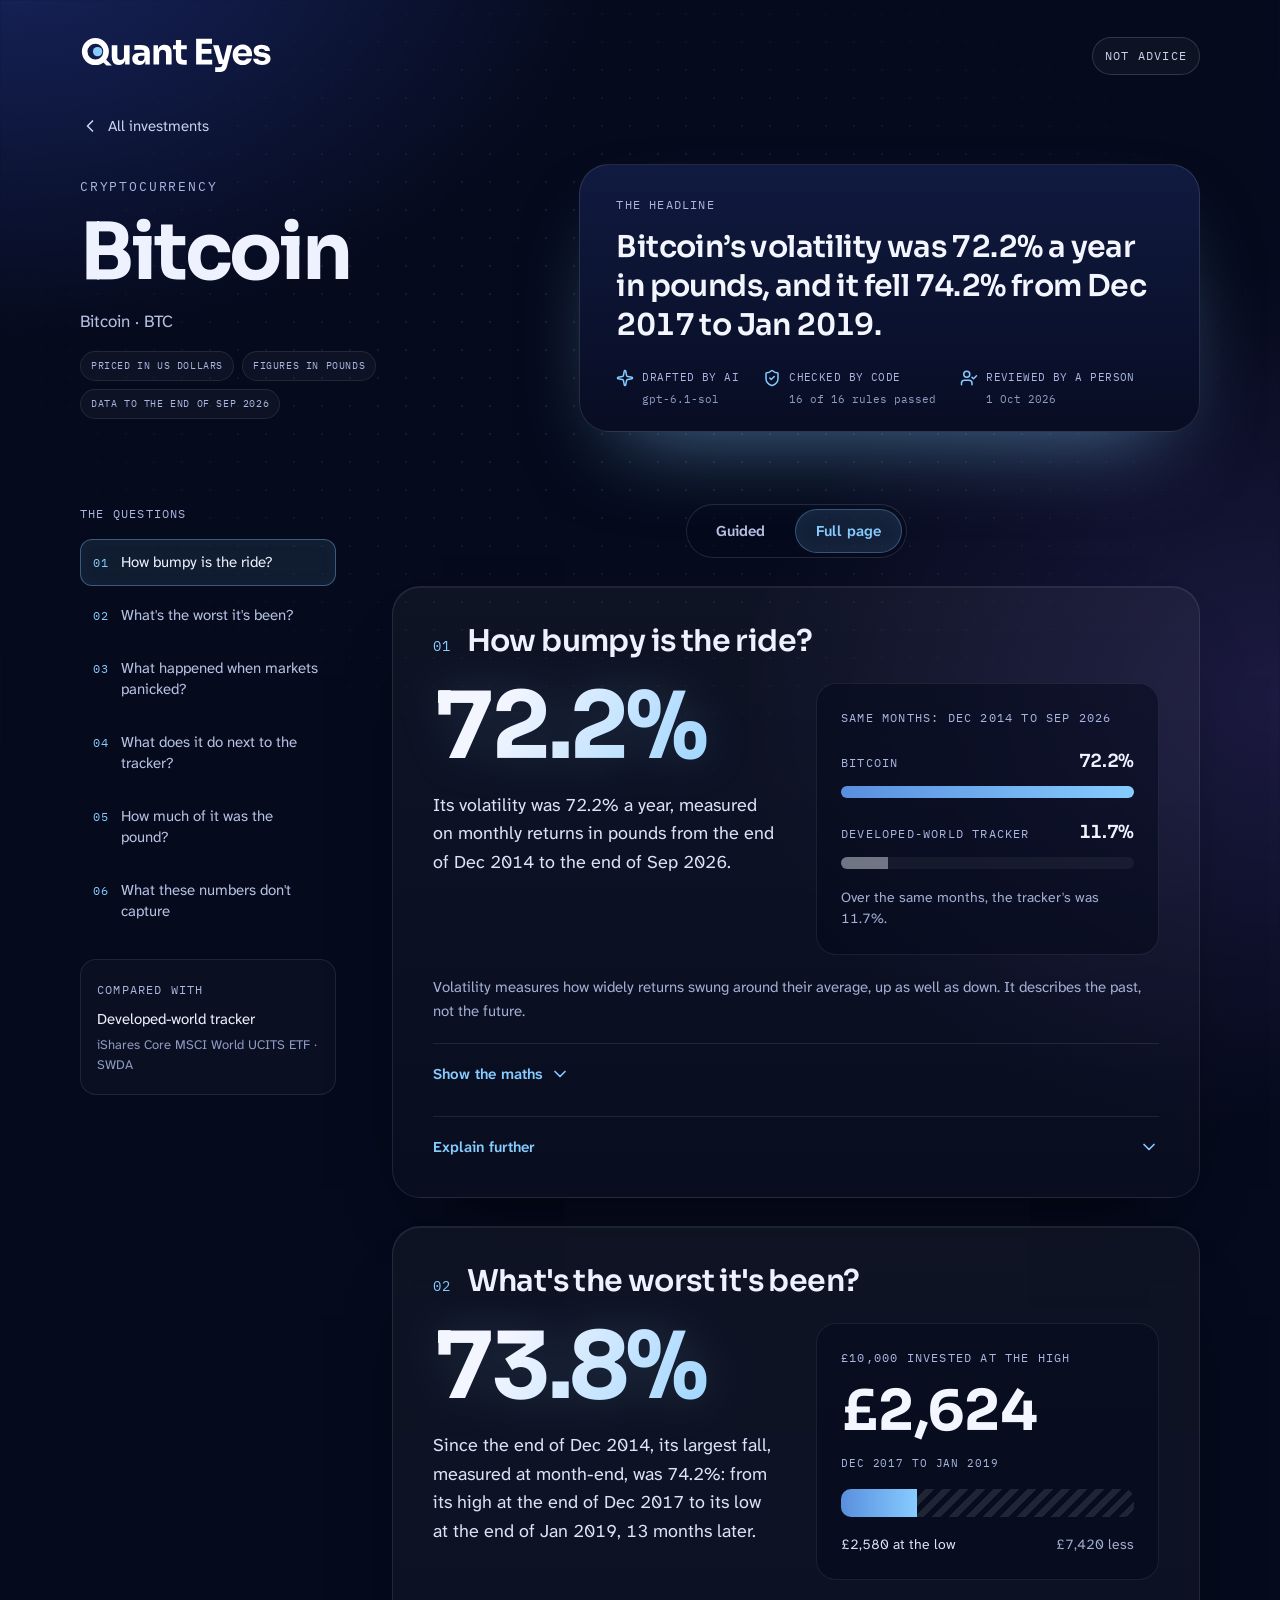
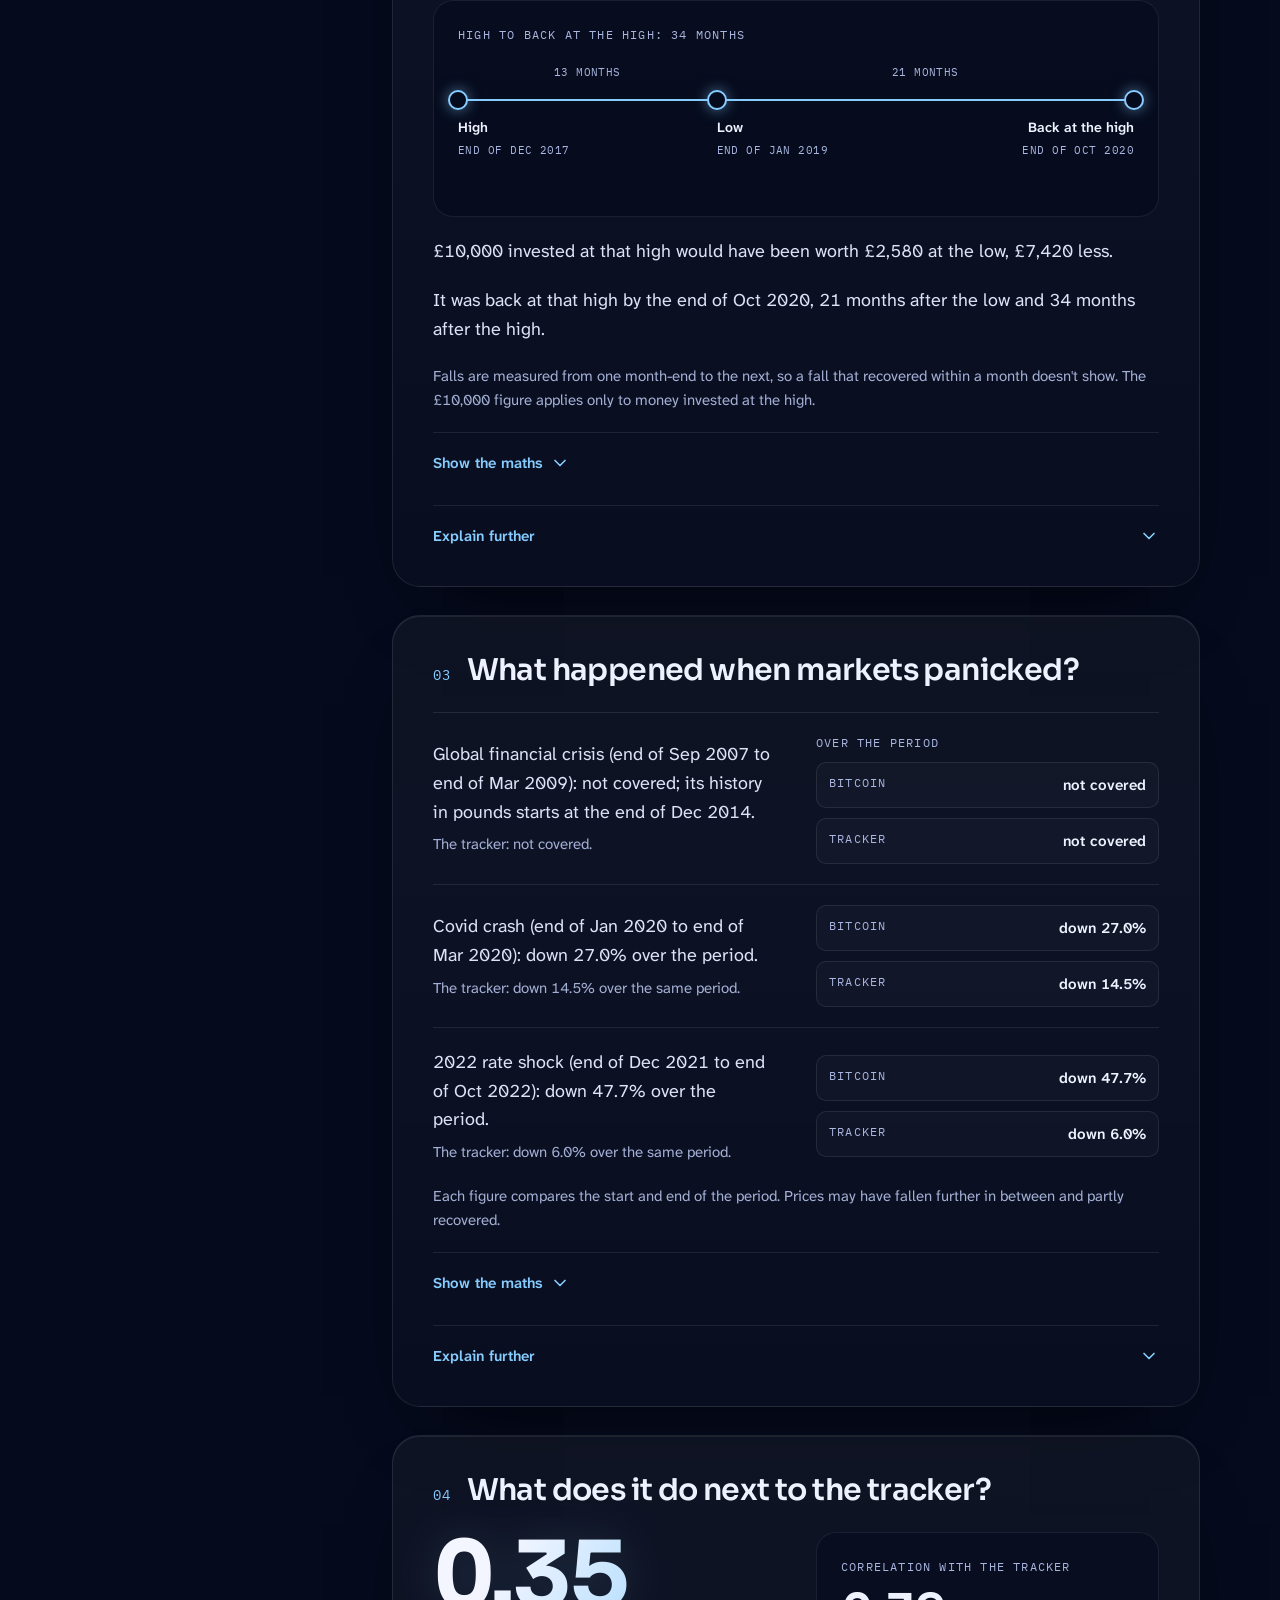
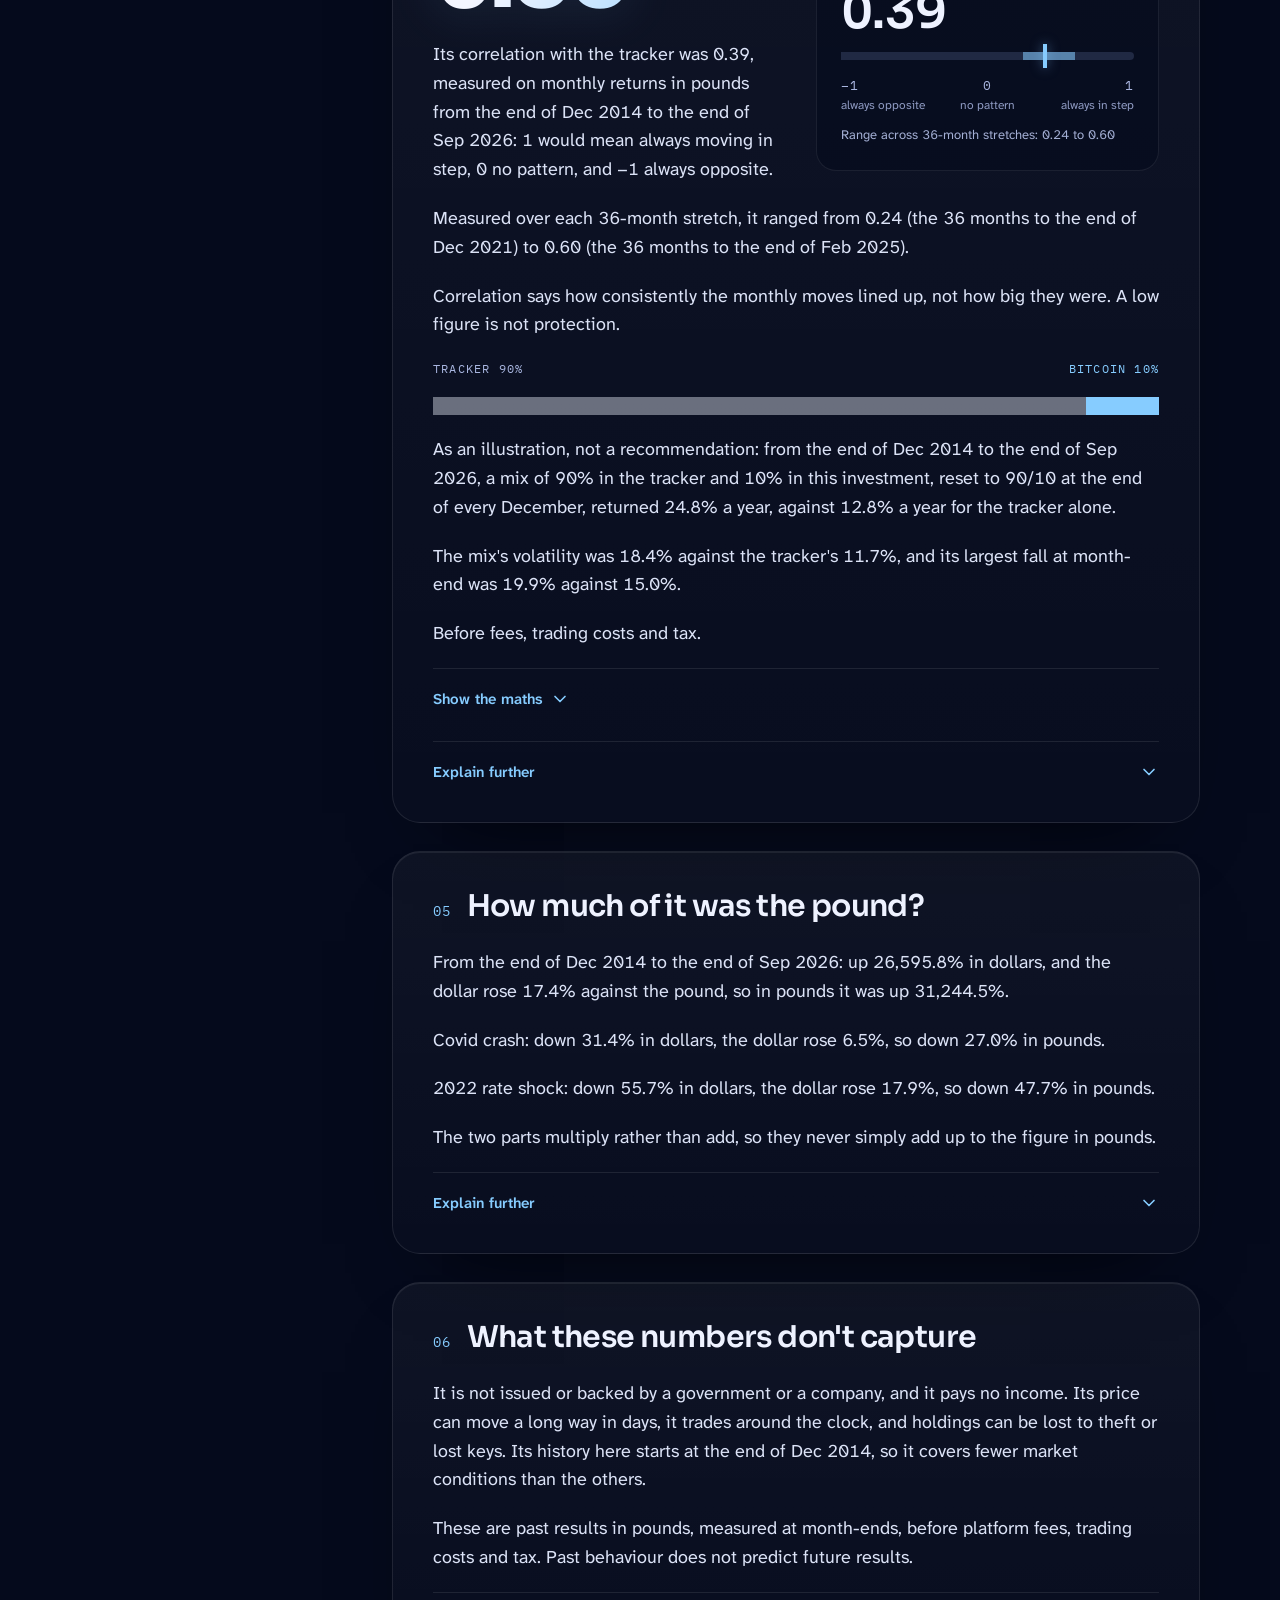
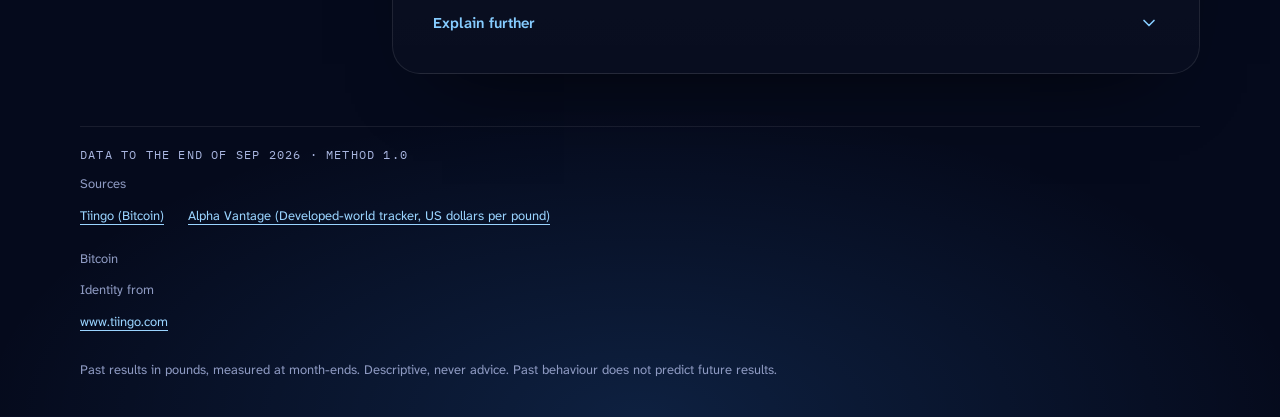
<file: site/btc/index.html>
<!doctype html>
<html lang="en-GB">
<head>
<meta charset="utf-8">
<meta name="viewport" content="width=device-width, initial-scale=1">
<title data-qx="title">Bitcoin, in pounds · Quant Eyes</title>
<meta data-qx="description" data-qx-attr="content" content="Bitcoin’s volatility was 72.2% a year in pounds, and it fell 74.2% from Dec 2017 to Jan 2019." name="description">
<meta data-qx="og-title" data-qx-attr="content" content="Bitcoin, in pounds · Quant Eyes" property="og:title">
<meta data-qx="og-description" data-qx-attr="content" content="Bitcoin’s volatility was 72.2% a year in pounds, and it fell 74.2% from Dec 2017 to Jan 2019." property="og:description">
<meta property="og:type" content="website">
<link rel="stylesheet" href="../assets/site.css">
<link rel="icon" type="image/svg+xml" href="../assets/brand/favicon.svg">
<script src="../assets/site.js" defer>
</script>
</head>
<body>
<header>
<a data-qx="site-name" href="../">Quant Eyes</a>
<p data-qx="not-advice">Not advice</p>
</header>
<main data-layout="asset">
<a data-qx="back" href="../">All investments</a>
<div data-layout="asset-intro">
<div data-layout="identity">
<p data-qx="kicker">Cryptocurrency</p>
<h1 data-qx="asset-label">Bitcoin</h1>
<p data-qx="asset-name">Bitcoin · BTC</p>
<div data-layout="tags">
<p data-qx="tag" data-qx-key="priced">Priced in US dollars</p>
<p data-qx="tag" data-qx-key="figures">Figures in pounds</p>
<p data-qx="tag" data-qx-key="data">Data to the end of Sep 2026</p>
</div>
</div>
<div data-layout="headline">
<p data-qx="section-label" data-qx-key="headline">The headline</p>
<p data-qx="headline" data-qx-key="btc">Bitcoin’s volatility was 72.2% a year in pounds, and it fell 74.2% from Dec 2017 to Jan 2019.</p>
<div data-layout="chain">
<div data-layout="chain-step">
<p data-qx="chain" data-qx-key="drafted">Drafted by AI</p>
<p data-qx="chain-detail" data-qx-key="drafted">gpt-6.1-sol</p>
</div>
<div data-layout="chain-step">
<p data-qx="chain" data-qx-key="checked">Checked by code</p>
<p data-qx="chain-detail" data-qx-key="checked">16 of 16 rules passed</p>
</div>
<div data-layout="chain-step">
<p data-qx="chain" data-qx-key="reviewed">Reviewed by a person</p>
<p data-qx="chain-detail" data-qx-key="reviewed">1 Oct 2026</p>
</div>
</div>
</div>
</div>
<div data-layout="asset-body">
<nav data-layout="rail">
<p data-qx="rail-label">The questions</p>
<div data-layout="rail-links">
<a href="#bumpy">
<span data-qx="rail-number" data-qx-key="bumpy">01</span>
<span data-qx="rail-title" data-qx-key="bumpy">How bumpy is the ride?</span>
</a>
<a href="#worst">
<span data-qx="rail-number" data-qx-key="worst">02</span>
<span data-qx="rail-title" data-qx-key="worst">What&#x27;s the worst it&#x27;s been?</span>
</a>
<a href="#panic">
<span data-qx="rail-number" data-qx-key="panic">03</span>
<span data-qx="rail-title" data-qx-key="panic">What happened when markets panicked?</span>
</a>
<a href="#next">
<span data-qx="rail-number" data-qx-key="next">04</span>
<span data-qx="rail-title" data-qx-key="next">What does it do next to the tracker?</span>
</a>
<a href="#pound">
<span data-qx="rail-number" data-qx-key="pound">05</span>
<span data-qx="rail-title" data-qx-key="pound">How much of it was the pound?</span>
</a>
<a href="#limits">
<span data-qx="rail-number" data-qx-key="limits">06</span>
<span data-qx="rail-title" data-qx-key="limits">What these numbers don&#x27;t capture</span>
</a>
</div>
<div data-layout="benchmark">
<p data-qx="compared-label">Compared with</p>
<p data-qx="benchmark-label">Developed-world tracker</p>
<p data-qx="benchmark-name">iShares Core MSCI World UCITS ETF · SWDA</p>
</div>
</nav>
<div data-layout="cards">
<div data-layout="guided-hint" hidden>
<button data-qx="guided-hint-open" type="button">Try guided mode: one question at a time</button>
<button data-qx="guided-hint-close" data-qx-attr="aria-label" aria-label="Close the hint" type="button"></button>
</div>
<nav data-layout="guided-controls" hidden>
<div data-layout="guided-mode">
<button data-qx="mode-guided" type="button" aria-pressed="false">Guided</button>
<button data-qx="mode-full" type="button" aria-pressed="true">Full page</button>
</div>
<div data-layout="guided-track">
<button data-qx="step-back" type="button">Back</button>
<ol data-layout="guided-steps">
<li data-layout="guided-step">
<button data-qx="step-node" data-qx-key="bumpy" data-qx-attr="aria-label" aria-label="Step 1: How bumpy is the ride?" type="button" data-step="bumpy"></button>
<span data-qx="step-label" data-qx-key="bumpy">Bumpy</span>
</li>
<li data-layout="guided-step">
<button data-qx="step-node" data-qx-key="worst" data-qx-attr="aria-label" aria-label="Step 2: What&#x27;s the worst it&#x27;s been?" type="button" data-step="worst"></button>
<span data-qx="step-label" data-qx-key="worst">Worst fall</span>
</li>
<li data-layout="guided-step">
<button data-qx="step-node" data-qx-key="panic" data-qx-attr="aria-label" aria-label="Step 3: What happened when markets panicked?" type="button" data-step="panic"></button>
<span data-qx="step-label" data-qx-key="panic">Panics</span>
</li>
<li data-layout="guided-step">
<button data-qx="step-node" data-qx-key="next" data-qx-attr="aria-label" aria-label="Step 4: What does it do next to the tracker?" type="button" data-step="next"></button>
<span data-qx="step-label" data-qx-key="next">Next to tracker</span>
</li>
<li data-layout="guided-step">
<button data-qx="step-node" data-qx-key="pound" data-qx-attr="aria-label" aria-label="Step 5: How much of it was the pound?" type="button" data-step="pound"></button>
<span data-qx="step-label" data-qx-key="pound">The pound</span>
</li>
<li data-layout="guided-step">
<button data-qx="step-node" data-qx-key="limits" data-qx-attr="aria-label" aria-label="Step 6: What these numbers don&#x27;t capture" type="button" data-step="limits"></button>
<span data-qx="step-label" data-qx-key="limits">Limits</span>
</li>
</ol>
<button data-qx="step-next" type="button">Next</button>
</div>
</nav>
<section id="bumpy">
<div data-layout="card-heading">
<p data-qx="card-number" data-qx-key="bumpy">01</p>
<h2 data-qx="card-title" data-qx-key="bumpy">How bumpy is the ride?</h2>
</div>
<div data-layout="card-lead">
<div data-layout="lead-copy">
<p data-qx="figure" data-qx-key="bumpy.volatility"><span data-layout="figure-text">72.2%</span></p>
<p data-qx="sentence" data-qx-key="bumpy.0">Its volatility was 72.2% a year, measured on monthly returns in pounds from the end of Dec 2014 to the end of Sep 2026.</p>
</div>
<div data-layout="bars">
<div data-layout="bar-visual">
<p data-qx="bars-label">Same months: Dec 2014 to Sep 2026</p>
<div data-layout="bar">
<p data-qx="bar-label" data-qx-key="bumpy.asset">Bitcoin</p>
<p data-qx="bar-value" data-qx-key="bumpy.asset">72.2%</p>
<div data-layout="bar-track">
<span data-qx="size" data-qx-key="bumpy.asset" style="--qx-size:1.0000"></span>
</div>
</div>
<div data-layout="bar">
<p data-qx="bar-label" data-qx-key="bumpy.tracker">Developed-world tracker</p>
<p data-qx="bar-value" data-qx-key="bumpy.tracker">11.7%</p>
<div data-layout="bar-track">
<span data-qx="size" data-qx-key="bumpy.tracker" style="--qx-size:0.1620"></span>
</div>
</div>
</div>
<p data-qx="sentence" data-qx-key="bumpy.1">Over the same months, the tracker&#x27;s was 11.7%.</p>
</div>
</div>
<p data-qx="sentence" data-qx-key="bumpy.2">Volatility measures how widely returns swung around their average, up as well as down. It describes the past, not the future.</p>
<details>
<summary>
<span data-qx="maths-show" data-qx-key="bumpy">Show the maths</span>
<span data-qx="maths-hide" data-qx-key="bumpy" hidden>Hide the maths</span>
</summary>
<p data-qx="maths-method" data-qx-key="bumpy">A month&#x27;s return is the change in value from one month-end to the next, in pounds, with any income reinvested. Volatility is the standard deviation of those monthly returns (the sample version, dividing by one fewer than the number of months), multiplied by √12 to make it a yearly figure. That step treats months as independent, which is an approximation.</p>
<table>
<thead>
<tr>
<th data-qx="maths-head" data-qx-key="bumpy.figure" scope="col">Figure</th>
<th data-qx="maths-head" data-qx-key="bumpy.value" scope="col">Value</th>
<th data-qx="maths-head" data-qx-key="bumpy.period" scope="col">Period</th>
</tr>
</thead>
<tbody>
<tr>
<th data-qx="maths-figure" data-qx-key="bumpy.volatility" scope="row">Volatility, a year</th>
<td data-qx="maths-value" data-qx-key="bumpy.volatility">72.2%</td>
<td data-qx="maths-period" data-qx-key="bumpy.volatility">Dec 2014 to Sep 2026</td>
</tr>
<tr>
<th data-qx="maths-figure" data-qx-key="bumpy.tracker_volatility" scope="row">The tracker, same months</th>
<td data-qx="maths-value" data-qx-key="bumpy.tracker_volatility">11.7%</td>
<td data-qx="maths-period" data-qx-key="bumpy.tracker_volatility">Dec 2014 to Sep 2026</td>
</tr>
</tbody>
</table>
<p data-qx="maths-note" data-qx-key="bumpy">Periods run from month-end to month-end. Each figure is rounded once, from the unrounded calculation.</p>
<p data-qx="maths-sources" data-qx-key="bumpy">Sources: Tiingo (Bitcoin); Alpha Vantage (Developed-world tracker, US dollars per pound). Method 1.0.</p>
</details>
<details data-layout="guided">
<summary>
<span data-qx="more-open" data-qx-key="bumpy">Explain further</span>
</summary>
<div data-layout="guided-everyday">
<p data-qx="everyday-label" data-qx-key="bumpy">In everyday terms</p>
<p data-qx="everyday" data-qx-key="bumpy">Two roads to the same town, one flat, one hilly. Volatility measures the hills, not where the road ends up.</p>
</div>
<div data-layout="guided-panels">
<div data-layout="guided-panel">
<p data-qx="more-number" data-qx-key="bumpy.1">01</p>
<h3 data-qx="more-title" data-qx-key="bumpy.1">What goes in</h3>
<p data-qx="more-text" data-qx-key="bumpy.1">One number for each month: how much a holding changed in pounds from one month-end to the next, with any income added back, from the end of Dec 2014 to the end of Sep 2026.</p>
</div>
<div data-layout="guided-panel">
<p data-qx="more-number" data-qx-key="bumpy.2">02</p>
<h3 data-qx="more-title" data-qx-key="bumpy.2">How spread out they were</h3>
<p data-qx="more-text" data-qx-key="bumpy.2">Volatility measures how far those monthly changes typically sat from their average, rises and falls alike. Bigger swings either way give a higher figure.</p>
</div>
<div data-layout="guided-panel">
<p data-qx="more-number" data-qx-key="bumpy.3">03</p>
<h3 data-qx="more-title" data-qx-key="bumpy.3">Why &quot;a year&quot;</h3>
<p data-qx="more-text" data-qx-key="bumpy.3">The monthly spread is scaled to a yearly figure by multiplying it by the square root of 12. It is the usual convention, so investments can be compared on the same footing.</p>
</div>
<div data-layout="guided-panel">
<p data-qx="more-number" data-qx-key="bumpy.4">04</p>
<h3 data-qx="more-title" data-qx-key="bumpy.4">Next to the tracker</h3>
<p data-qx="more-text" data-qx-key="bumpy.4">Over the months both cover, from the end of Dec 2014 to the end of Sep 2026: 72.2%, against 11.7% for the developed-world tracker.</p>
</div>
<div data-layout="guided-panel">
<p data-qx="more-number" data-qx-key="bumpy.5">05</p>
<h3 data-qx="more-title" data-qx-key="bumpy.5">What it can&#x27;t tell you</h3>
<p data-qx="more-text" data-qx-key="bumpy.5">It treats a rise and a fall of the same size alike, and it says nothing about next month. A calm stretch can end suddenly.</p>
</div>
</div>
</details>
</section>
<section id="worst">
<div data-layout="card-heading">
<p data-qx="card-number" data-qx-key="worst">02</p>
<h2 data-qx="card-title" data-qx-key="worst">What&#x27;s the worst it&#x27;s been?</h2>
</div>
<div data-layout="card-lead">
<div data-layout="lead-copy">
<p data-qx="figure" data-qx-key="worst.fall"><span data-layout="figure-text">74.2%</span></p>
<p data-qx="sentence" data-qx-key="worst.0">Since the end of Dec 2014, its largest fall, measured at month-end, was 74.2%: from its high at the end of Dec 2017 to its low at the end of Jan 2019, 13 months later.</p>
</div>
<div data-layout="drain">
<p data-qx="drain-label">£10,000 invested at the high</p>
<p data-qx="figure" data-qx-key="worst.ten_thousand_left" data-qx-from="10000"><span data-layout="figure-text">£2,580</span></p>
<p data-qx="drain-period">Dec 2017 to Jan 2019</p>
<div data-layout="drain-track">
<span data-qx="size" data-qx-key="worst.drain" style="--qx-size:0.2580"></span>
</div>
<p data-qx="drain-left">£2,580 at the low</p>
<p data-qx="drain-lost">£7,420 less</p>
</div>
</div>
<div data-layout="timeline">
<p data-qx="timeline-label">High to back at the high: 34 months</p>
<div data-layout="timeline-container">
<div data-layout="timeline-track">
<p data-qx="segment" data-qx-key="worst.fall">13 months</p>
<span data-qx="size" data-qx-key="worst.fall" style="--qx-size:0.3824"></span>
<p data-qx="segment" data-qx-key="worst.recovery">21 months</p>
<span data-qx="size" data-qx-key="worst.recovery" style="--qx-size:0.6176"></span>
<div data-layout="timeline-point" data-point="high">
<p data-qx="point-label" data-qx-key="high">High</p>
<p data-qx="point-date" data-qx-key="high">end of Dec 2017</p>
</div>
<div data-layout="timeline-point" data-point="low">
<p data-qx="point-label" data-qx-key="low">Low</p>
<p data-qx="point-date" data-qx-key="low">end of Jan 2019</p>
</div>
<div data-layout="timeline-point" data-point="back">
<p data-qx="point-label" data-qx-key="back">Back at the high</p>
<p data-qx="point-date" data-qx-key="back">end of Oct 2020</p>
</div>
</div>
</div>
</div>
<p data-qx="sentence" data-qx-key="worst.1">£10,000 invested at that high would have been worth £2,580 at the low, £7,420 less.</p>
<p data-qx="sentence" data-qx-key="worst.2">It was back at that high by the end of Oct 2020, 21 months after the low and 34 months after the high.</p>
<p data-qx="sentence" data-qx-key="worst.3">Falls are measured from one month-end to the next, so a fall that recovered within a month doesn&#x27;t show. The £10,000 figure applies only to money invested at the high.</p>
<details>
<summary>
<span data-qx="maths-show" data-qx-key="worst">Show the maths</span>
<span data-qx="maths-hide" data-qx-key="worst" hidden>Hide the maths</span>
</summary>
<p data-qx="maths-method" data-qx-key="worst">At each month-end the value is compared with the highest month-end value so far. The largest fall is the deepest drop below that high; if two are equally deep, the earlier counts. The first month in the data counts as a high, so a fall that began earlier is measured only from there. The high is the last month-end at that level before the low; back at the high is the first month-end at or above it. Months are counted between month-ends. The £10,000 figure is £10,000 × (1 − the fall), rounded to the nearest £10.</p>
<table>
<thead>
<tr>
<th data-qx="maths-head" data-qx-key="worst.figure" scope="col">Figure</th>
<th data-qx="maths-head" data-qx-key="worst.value" scope="col">Value</th>
<th data-qx="maths-head" data-qx-key="worst.period" scope="col">Period</th>
</tr>
</thead>
<tbody>
<tr>
<th data-qx="maths-figure" data-qx-key="worst.fall" scope="row">Largest fall since Dec 2014</th>
<td data-qx="maths-value" data-qx-key="worst.fall">74.2%</td>
<td data-qx="maths-period" data-qx-key="worst.fall">Dec 2017 to Jan 2019</td>
</tr>
<tr>
<th data-qx="maths-figure" data-qx-key="worst.months_to_low" scope="row">High to low</th>
<td data-qx="maths-value" data-qx-key="worst.months_to_low">13 months</td>
<td data-qx="maths-period" data-qx-key="worst.months_to_low">Dec 2017 to Jan 2019</td>
</tr>
<tr>
<th data-qx="maths-figure" data-qx-key="worst.ten_thousand_left" scope="row">£10,000 at the high, worth at the low</th>
<td data-qx="maths-value" data-qx-key="worst.ten_thousand_left">£2,580</td>
<td data-qx="maths-period" data-qx-key="worst.ten_thousand_left">Dec 2017 to Jan 2019</td>
</tr>
<tr>
<th data-qx="maths-figure" data-qx-key="worst.ten_thousand_lost" scope="row">£10,000 at the high, less at the low</th>
<td data-qx="maths-value" data-qx-key="worst.ten_thousand_lost">£7,420</td>
<td data-qx="maths-period" data-qx-key="worst.ten_thousand_lost">Dec 2017 to Jan 2019</td>
</tr>
<tr>
<th data-qx="maths-figure" data-qx-key="worst.months_to_recover" scope="row">Low to back at the high</th>
<td data-qx="maths-value" data-qx-key="worst.months_to_recover">21 months</td>
<td data-qx="maths-period" data-qx-key="worst.months_to_recover">Jan 2019 to Oct 2020</td>
</tr>
<tr>
<th data-qx="maths-figure" data-qx-key="worst.months_underwater" scope="row">Time below the high</th>
<td data-qx="maths-value" data-qx-key="worst.months_underwater">34 months</td>
<td data-qx="maths-period" data-qx-key="worst.months_underwater">Dec 2017 to Oct 2020</td>
</tr>
</tbody>
</table>
<p data-qx="maths-note" data-qx-key="worst">Periods run from month-end to month-end. Each figure is rounded once, from the unrounded calculation.</p>
<p data-qx="maths-sources" data-qx-key="worst">Sources: Tiingo (Bitcoin); Alpha Vantage (US dollars per pound). Method 1.0.</p>
</details>
<details data-layout="guided">
<summary>
<span data-qx="more-open" data-qx-key="worst">Explain further</span>
</summary>
<div data-layout="guided-everyday">
<p data-qx="everyday-label" data-qx-key="worst">In everyday terms</p>
<p data-qx="everyday" data-qx-key="worst">The deepest dip on a walk, measured from the highest point you&#x27;d reached so far.</p>
</div>
<div data-layout="guided-panels">
<div data-layout="guided-panel">
<p data-qx="more-number" data-qx-key="worst.1">01</p>
<h3 data-qx="more-title" data-qx-key="worst.1">From high to low</h3>
<p data-qx="more-text" data-qx-key="worst.1">13 months, from the end of Dec 2017 to the end of Jan 2019.</p>
</div>
<div data-layout="guided-panel">
<p data-qx="more-number" data-qx-key="worst.2">02</p>
<h3 data-qx="more-title" data-qx-key="worst.2">In money</h3>
<p data-qx="more-text" data-qx-key="worst.2">£10,000 invested at that high would have been worth £2,580 at the low, £7,420 less. That applies only to money put in at the high.</p>
</div>
<div data-layout="guided-panel">
<p data-qx="more-number" data-qx-key="worst.3">03</p>
<h3 data-qx="more-title" data-qx-key="worst.3">Getting back</h3>
<p data-qx="more-text" data-qx-key="worst.3">It was back at that high by the end of Oct 2020: 21 months after the low, 34 months after the high.</p>
</div>
<div data-layout="guided-panel">
<p data-qx="more-number" data-qx-key="worst.4">04</p>
<h3 data-qx="more-title" data-qx-key="worst.4">What month-ends hide</h3>
<p data-qx="more-text" data-qx-key="worst.4">A fall that recovered within the same month doesn&#x27;t show, so the worst moment may have been deeper.</p>
</div>
</div>
</details>
</section>
<section id="panic">
<div data-layout="card-heading">
<p data-qx="card-number" data-qx-key="panic">03</p>
<h2 data-qx="card-title" data-qx-key="panic">What happened when markets panicked?</h2>
</div>
<div data-layout="episode">
<div data-layout="episode-copy">
<p data-qx="sentence" data-qx-key="panic.0">Global financial crisis (end of Sep 2007 to end of Mar 2009): not covered; its history in pounds starts at the end of Dec 2014.</p>
<p data-qx="sentence" data-qx-key="panic.1">The tracker: not covered.</p>
</div>
<div data-layout="chips">
<p data-qx="chips-label">Over the period</p>
<div data-layout="chip">
<p data-qx="chip-label" data-qx-key="gfc.asset">Bitcoin</p>
<p data-qx="chip-value" data-qx-key="gfc.asset">not covered</p>
</div>
<div data-layout="chip">
<p data-qx="chip-label" data-qx-key="gfc.tracker">Tracker</p>
<p data-qx="chip-value" data-qx-key="gfc.tracker">not covered</p>
</div>
</div>
</div>
<div data-layout="episode">
<div data-layout="episode-copy">
<p data-qx="sentence" data-qx-key="panic.2">Covid crash (end of Jan 2020 to end of Mar 2020): down 27.0% over the period.</p>
<p data-qx="sentence" data-qx-key="panic.3">The tracker: down 14.5% over the same period.</p>
</div>
<div data-layout="chips">
<div data-layout="chip">
<p data-qx="chip-label" data-qx-key="covid.asset">Bitcoin</p>
<p data-qx="chip-value" data-qx-key="covid.asset">down 27.0%</p>
</div>
<div data-layout="chip">
<p data-qx="chip-label" data-qx-key="covid.tracker">Tracker</p>
<p data-qx="chip-value" data-qx-key="covid.tracker">down 14.5%</p>
</div>
</div>
</div>
<div data-layout="episode">
<div data-layout="episode-copy">
<p data-qx="sentence" data-qx-key="panic.4">2022 rate shock (end of Dec 2021 to end of Oct 2022): down 47.7% over the period.</p>
<p data-qx="sentence" data-qx-key="panic.5">The tracker: down 6.0% over the same period.</p>
</div>
<div data-layout="chips">
<div data-layout="chip">
<p data-qx="chip-label" data-qx-key="rate_shock.asset">Bitcoin</p>
<p data-qx="chip-value" data-qx-key="rate_shock.asset">down 47.7%</p>
</div>
<div data-layout="chip">
<p data-qx="chip-label" data-qx-key="rate_shock.tracker">Tracker</p>
<p data-qx="chip-value" data-qx-key="rate_shock.tracker">down 6.0%</p>
</div>
</div>
</div>
<p data-qx="sentence" data-qx-key="panic.6">Each figure compares the start and end of the period. Prices may have fallen further in between and partly recovered.</p>
<details>
<summary>
<span data-qx="maths-show" data-qx-key="panic">Show the maths</span>
<span data-qx="maths-hide" data-qx-key="panic" hidden>Hide the maths</span>
</summary>
<p data-qx="maths-method" data-qx-key="panic">Each window runs from the month-end before it starts to the month-end it finishes: the 2022 rate shock runs from the end of Dec 2021 to the end of Oct 2022. The figure is the change between those two month-ends, not the largest fall inside the window. A window is shown only if the data covers both month-ends; it is never shortened to fit.</p>
<p data-qx="maths-note" data-qx-key="panic">Periods run from month-end to month-end. Each figure is rounded once, from the unrounded calculation.</p>
<p data-qx="maths-sources" data-qx-key="panic">Sources: Tiingo (Bitcoin); Alpha Vantage (Developed-world tracker, US dollars per pound). Method 1.0.</p>
</details>
<details data-layout="guided">
<summary>
<span data-qx="more-open" data-qx-key="panic">Explain further</span>
</summary>
<div data-layout="guided-everyday">
<p data-qx="everyday-label" data-qx-key="panic">In everyday terms</p>
<p data-qx="everyday" data-qx-key="panic">Three storms, and how it came out of each one, start to finish.</p>
</div>
<div data-layout="guided-panels">
<div data-layout="guided-panel">
<p data-qx="more-number" data-qx-key="panic.1">01</p>
<h3 data-qx="more-title" data-qx-key="panic.1">Three named periods</h3>
<p data-qx="more-text" data-qx-key="panic.1">Global financial crisis: not covered. Covid crash: down 27.0%. 2022 rate shock: down 47.7%. In pounds, from the start to the end of each period.</p>
</div>
<div data-layout="guided-panel">
<p data-qx="more-number" data-qx-key="panic.2">02</p>
<h3 data-qx="more-title" data-qx-key="panic.2">Why the dollar matters here</h3>
<p data-qx="more-text" data-qx-key="panic.2">Over the Covid crash it was down 31.4% in dollars, and the dollar rose 6.5% against the pound, so in pounds it was down 27.0%. Step 5 shows how the two parts combine.</p>
</div>
<div data-layout="guided-panel">
<p data-qx="more-number" data-qx-key="panic.3">03</p>
<h3 data-qx="more-title" data-qx-key="panic.3">What start-to-end hides</h3>
<p data-qx="more-text" data-qx-key="panic.3">Prices may have fallen further in between and partly recovered before the period ended.</p>
</div>
</div>
</details>
</section>
<section id="next">
<div data-layout="card-heading">
<p data-qx="card-number" data-qx-key="next">04</p>
<h2 data-qx="card-title" data-qx-key="next">
<button type="button" data-accordion-toggle="" aria-expanded="true" aria-disabled="true" aria-controls="next-content">What does it do next to the tracker?
</button>
</h2>
</div>
<div data-layout="card-content" id="next-content">
<div data-layout="card-lead">
<div data-layout="lead-copy">
<p data-qx="figure" data-qx-key="next.correlation"><span data-layout="figure-text">0.39</span></p>
<p data-qx="sentence" data-qx-key="next.0">Its correlation with the tracker was 0.39, measured on monthly returns in pounds from the end of Dec 2014 to the end of Sep 2026: 1 would mean always moving in step, 0 no pattern, and −1 always opposite.</p>
</div>
<div data-layout="correlation">
<p data-qx="scale-label">Correlation with the tracker</p>
<p data-qx="scale-value" data-qx-key="next.correlation">0.39</p>
<span data-qx="size" data-qx-key="next.correlation" style="--qx-size:0.6950"></span>
<div data-layout="scale-points">
<div data-layout="scale-point">
<p data-qx="scale-mark" data-qx-key="low">−1</p>
<p data-qx="scale-note" data-qx-key="low">always opposite</p>
</div>
<div data-layout="scale-point">
<p data-qx="scale-mark" data-qx-key="mid">0</p>
<p data-qx="scale-note" data-qx-key="mid">no pattern</p>
</div>
<div data-layout="scale-point">
<p data-qx="scale-mark" data-qx-key="high">1</p>
<p data-qx="scale-note" data-qx-key="high">always in step</p>
</div>
</div>
<p data-qx="range">Range across 36-month stretches: 0.24 to 0.60</p>
<span data-qx="size" data-qx-key="next.range-low" style="--qx-size:0.6200"></span>
<span data-qx="size" data-qx-key="next.range-high" style="--qx-size:0.8000"></span>
</div>
</div>
<p data-qx="sentence" data-qx-key="next.1">Measured over each 36-month stretch, it ranged from 0.24 (the 36 months to the end of Dec 2021) to 0.60 (the 36 months to the end of Feb 2025).</p>
<p data-qx="sentence" data-qx-key="next.2">Correlation says how consistently the monthly moves lined up, not how big they were. A low figure is not protection.</p>
<div data-layout="mix">
<p data-qx="mix-part" data-qx-key="next.tracker">Tracker 90%</p>
<span data-qx="size" data-qx-key="next.tracker" style="--qx-size:0.9000"></span>
<p data-qx="mix-part" data-qx-key="next.asset">Bitcoin 10%</p>
<span data-qx="size" data-qx-key="next.asset" style="--qx-size:0.1000"></span>
</div>
<p data-qx="sentence" data-qx-key="next.3">As an illustration, not a recommendation: from the end of Dec 2014 to the end of Sep 2026, a mix of 90% in the tracker and 10% in this investment, reset to 90/10 at the end of every December, returned 24.8% a year, against 12.8% a year for the tracker alone.</p>
<p data-qx="sentence" data-qx-key="next.4">The mix&#x27;s volatility was 18.4% against the tracker&#x27;s 11.7%, and its largest fall at month-end was 19.9% against 15.0%.</p>
<p data-qx="sentence" data-qx-key="next.5">Before fees, trading costs and tax.</p>
<details>
<summary>
<span data-qx="maths-show" data-qx-key="next">Show the maths</span>
<span data-qx="maths-hide" data-qx-key="next" hidden>Hide the maths</span>
</summary>
<p data-qx="maths-method" data-qx-key="next">Correlation is the Pearson correlation of the two sets of monthly returns in pounds, over the months both cover. The 36-month range repeats it for every run of 36 consecutive months and shows the lowest and highest. The 90/10 mix starts at 90% tracker and 10% this investment; each part grows or shrinks with its own returns, and at the end of every December the mix is reset to 90/10. A yearly figure is the total return turned into a compound rate: (1 + total return)^(12 ÷ months) − 1. Before fees, with no trading costs or tax.</p>
<p data-qx="maths-note" data-qx-key="next">Periods run from month-end to month-end. Each figure is rounded once, from the unrounded calculation.</p>
<p data-qx="maths-sources" data-qx-key="next">Sources: Tiingo (Bitcoin); Alpha Vantage (Developed-world tracker, US dollars per pound). Method 1.0.</p>
</details>
<details data-layout="guided">
<summary>
<span data-qx="more-open" data-qx-key="next">Explain further</span>
</summary>
<div data-layout="guided-everyday">
<p data-qx="everyday-label" data-qx-key="next">In everyday terms</p>
<p data-qx="everyday" data-qx-key="next">Two friends&#x27; moods: near 1, when one is up the other usually is too; near 0, one&#x27;s mood tells you nothing about the other&#x27;s.</p>
</div>
<div data-layout="guided-panels">
<div data-layout="guided-panel">
<p data-qx="more-number" data-qx-key="next.1">01</p>
<h3 data-qx="more-title" data-qx-key="next.1">What the number means</h3>
<p data-qx="more-text" data-qx-key="next.1">1 would mean always moving in step, 0 no pattern, and −1 always opposite. It measures how consistently the monthly moves lined up, not how big they were.</p>
</div>
<div data-layout="guided-panel">
<p data-qx="more-number" data-qx-key="next.2">02</p>
<h3 data-qx="more-title" data-qx-key="next.2">It moves around</h3>
<p data-qx="more-text" data-qx-key="next.2">Over each 36-month stretch it ranged from 0.24 (the 36 months to the end of Dec 2021) to 0.60 (to the end of Feb 2025).</p>
</div>
<div data-layout="guided-panel">
<p data-qx="more-number" data-qx-key="next.3">03</p>
<h3 data-qx="more-title" data-qx-key="next.3">A 90/10 illustration</h3>
<p data-qx="more-text" data-qx-key="next.3">90% in the tracker and 10% in this investment, reset every December: 24.8% a year against 12.8% for the tracker alone, with volatility of 18.4% against 11.7%. An illustration, not a recommendation, before fees, trading costs and tax.</p>
</div>
<div data-layout="guided-panel">
<p data-qx="more-number" data-qx-key="next.4">04</p>
<h3 data-qx="more-title" data-qx-key="next.4">Not protection</h3>
<p data-qx="more-text" data-qx-key="next.4">A low figure does not mean it protects a portfolio: correlation says nothing about how big the moves were.</p>
</div>
</div>
</details>
</div>
</section>
<section id="pound">
<div data-layout="card-heading">
<p data-qx="card-number" data-qx-key="pound">05</p>
<h2 data-qx="card-title" data-qx-key="pound">
<button type="button" data-accordion-toggle="" aria-expanded="true" aria-disabled="true" aria-controls="pound-content">How much of it was the pound?
</button>
</h2>
</div>
<div data-layout="card-content" id="pound-content">
<p data-qx="sentence" data-qx-key="pound.0">From the end of Dec 2014 to the end of Sep 2026: up 26,595.8% in dollars, and the dollar rose 17.4% against the pound, so in pounds it was up 31,244.5%.</p>
<p data-qx="sentence" data-qx-key="pound.1">Covid crash: down 31.4% in dollars, the dollar rose 6.5%, so down 27.0% in pounds.</p>
<p data-qx="sentence" data-qx-key="pound.2">2022 rate shock: down 55.7% in dollars, the dollar rose 17.9%, so down 47.7% in pounds.</p>
<p data-qx="sentence" data-qx-key="pound.3">The two parts multiply rather than add, so they never simply add up to the figure in pounds.</p>
<details data-layout="guided">
<summary>
<span data-qx="more-open" data-qx-key="pound">Explain further</span>
</summary>
<div data-layout="guided-everyday">
<p data-qx="everyday-label" data-qx-key="pound">In everyday terms</p>
<p data-qx="everyday" data-qx-key="pound">Buying something abroad: the price can change, and so can the exchange rate. You feel both.</p>
</div>
<div data-layout="guided-panels">
<div data-layout="guided-panel">
<p data-qx="more-number" data-qx-key="pound.1">01</p>
<h3 data-qx="more-title" data-qx-key="pound.1">Two parts</h3>
<p data-qx="more-text" data-qx-key="pound.1">What it did in dollars, and what the dollar did against the pound. A UK holder gets both.</p>
</div>
<div data-layout="guided-panel">
<p data-qx="more-number" data-qx-key="pound.2">02</p>
<h3 data-qx="more-title" data-qx-key="pound.2">How they combine</h3>
<p data-qx="more-text" data-qx-key="pound.2">Over the whole period: up 26,595.8% in dollars, the dollar rose 17.4% against the pound, so up 31,244.5% in pounds. The two parts multiply rather than add, so they never simply add up.</p>
</div>
<div data-layout="guided-panel">
<p data-qx="more-number" data-qx-key="pound.3">03</p>
<h3 data-qx="more-title" data-qx-key="pound.3">It cuts both ways</h3>
<p data-qx="more-text" data-qx-key="pound.3">When the pound rises against the dollar, a dollar holding loses some of its gain for a UK holder.</p>
</div>
</div>
</details>
</div>
</section>
<section id="limits">
<div data-layout="card-heading">
<p data-qx="card-number" data-qx-key="limits">06</p>
<h2 data-qx="card-title" data-qx-key="limits">What these numbers don&#x27;t capture</h2>
</div>
<p data-qx="sentence" data-qx-key="limits.0">It is not issued or backed by a government or a company, and it pays no income. Its price can move a long way in days, it trades around the clock, and holdings can be lost to theft or lost keys. Its history here starts at the end of Dec 2014, so it covers fewer market conditions than the others.</p>
<p data-qx="sentence" data-qx-key="limits.1">These are past results in pounds, measured at month-ends, before platform fees, trading costs and tax. Past behaviour does not predict future results.</p>
<details data-layout="guided">
<summary>
<span data-qx="more-open" data-qx-key="limits">Explain further</span>
</summary>
<div data-layout="guided-everyday">
<p data-qx="everyday-label" data-qx-key="limits">In everyday terms</p>
<p data-qx="everyday" data-qx-key="limits">A rear-view mirror: it shows clearly where you&#x27;ve been, not what&#x27;s round the next bend.</p>
</div>
<div data-layout="guided-panels">
<div data-layout="guided-panel">
<p data-qx="more-number" data-qx-key="limits.1">01</p>
<h3 data-qx="more-title" data-qx-key="limits.1">The basis</h3>
<p data-qx="more-text" data-qx-key="limits.1">Past results in pounds, measured at month-ends, before platform fees, trading costs and tax.</p>
</div>
<div data-layout="guided-panel">
<p data-qx="more-number" data-qx-key="limits.2">02</p>
<h3 data-qx="more-title" data-qx-key="limits.2">Not a forecast</h3>
<p data-qx="more-text" data-qx-key="limits.2">Past behaviour does not predict future results. Nothing here says what to do.</p>
</div>
</div>
</details>
</section>
</div>
</div>
</main>
<footer>
<p data-qx="footer-data">Data to the end of Sep 2026 · Method 1.0</p>
<div data-layout="sources">
<p data-qx="sources-label">Sources</p>
<a data-qx="source" data-qx-key="Tiingo" href="https://www.tiingo.com">Tiingo (Bitcoin)</a>
<a data-qx="source" data-qx-key="Alpha Vantage" href="https://www.alphavantage.co">Alpha Vantage (Developed-world tracker, US dollars per pound)</a>
</div>
<p data-qx="identity">Bitcoin</p>
<div data-layout="identity-sources">
<p data-qx="identity-label">Identity from</p>
<a data-qx="identity-source" data-qx-key="1" href="https://www.tiingo.com/documentation/crypto">www.tiingo.com</a>
</div>
<p data-qx="disclaimer">Past results in pounds, measured at month-ends. Descriptive, never advice. Past behaviour does not predict future results.</p>
</footer>
</body>
</html>
</file>
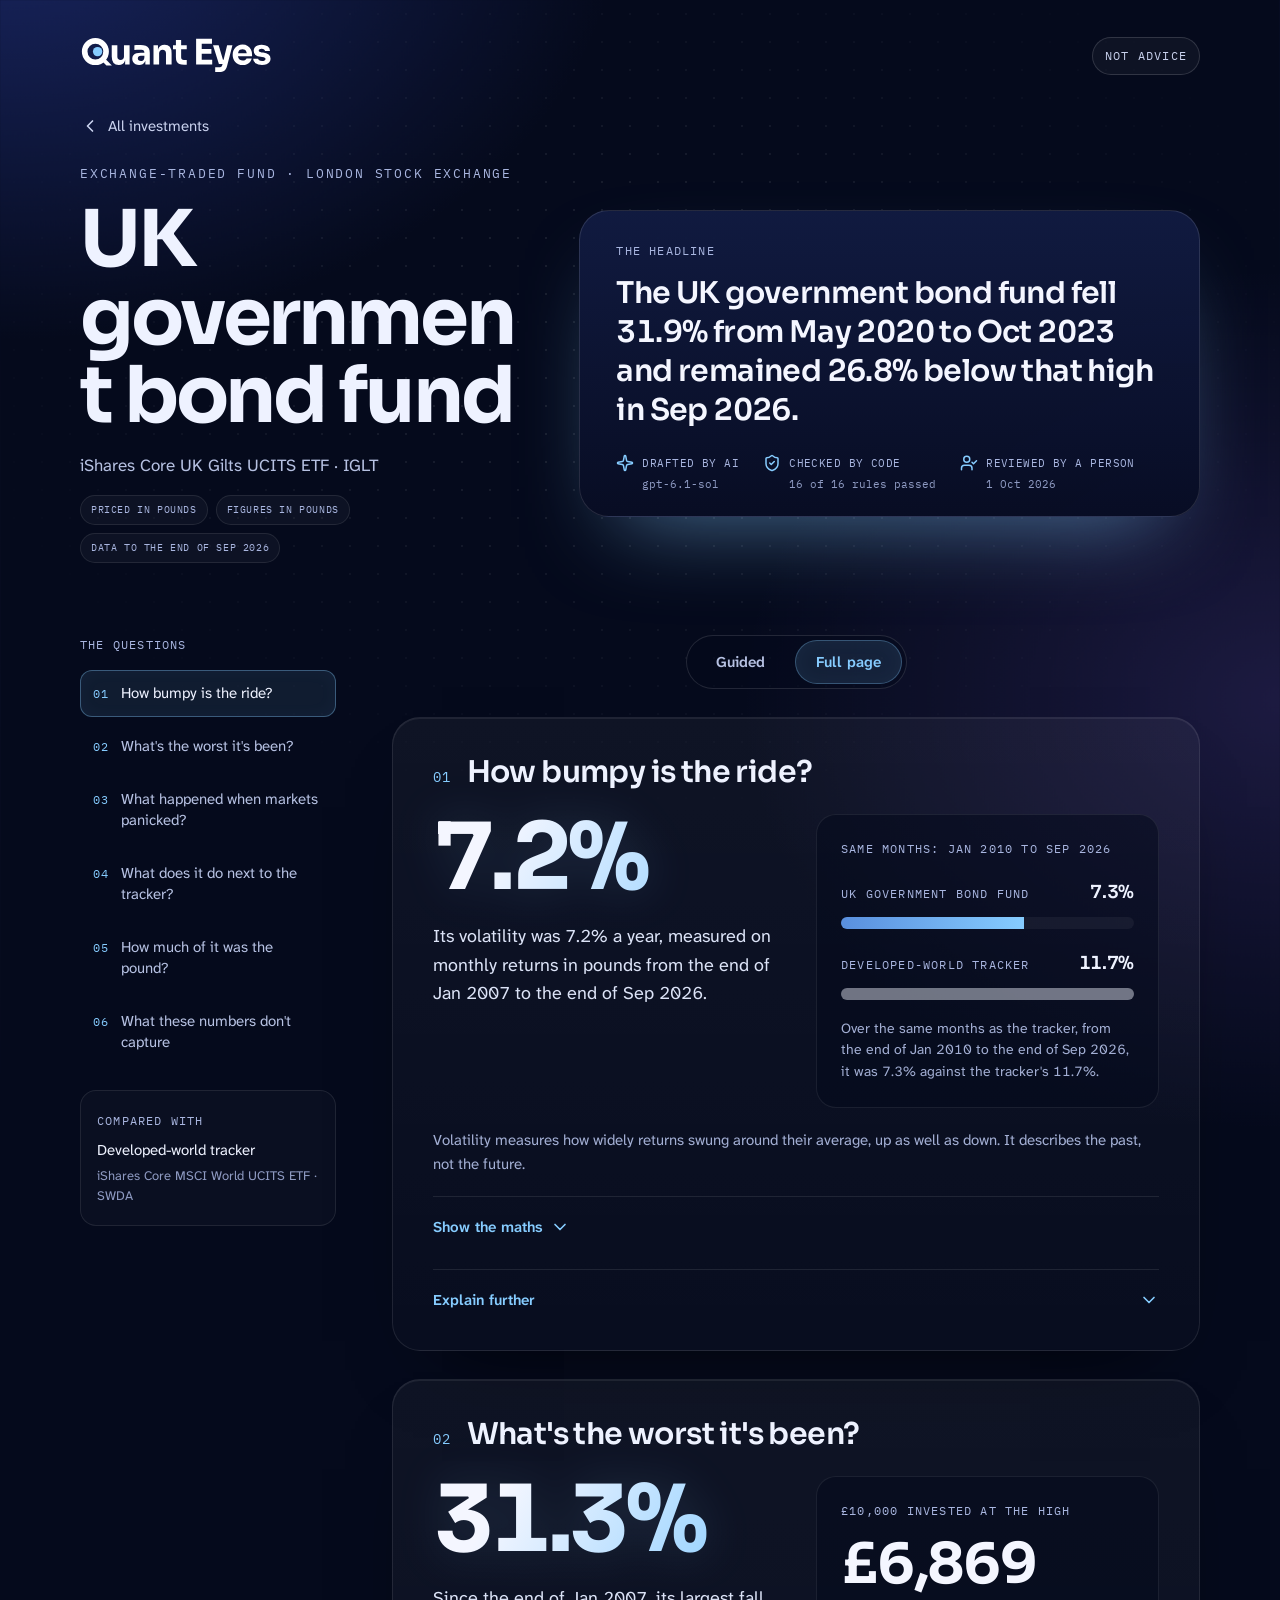
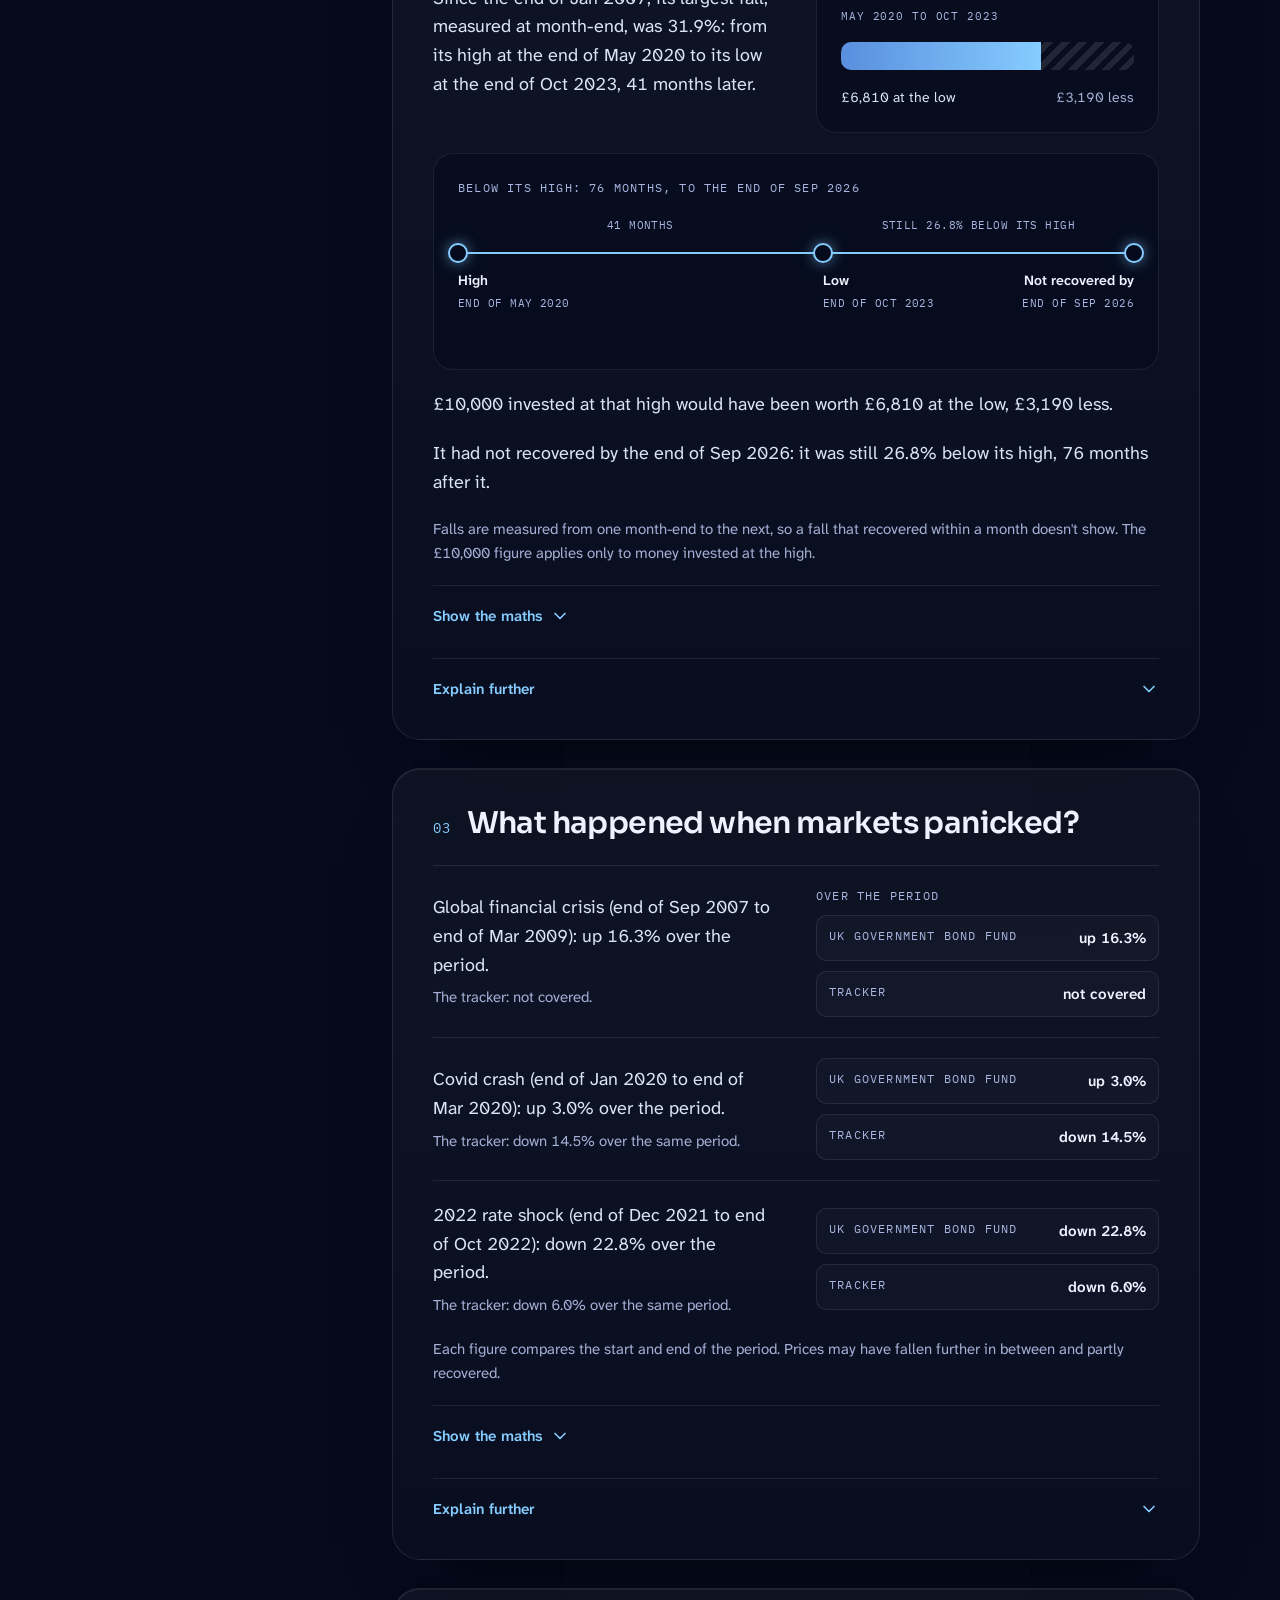
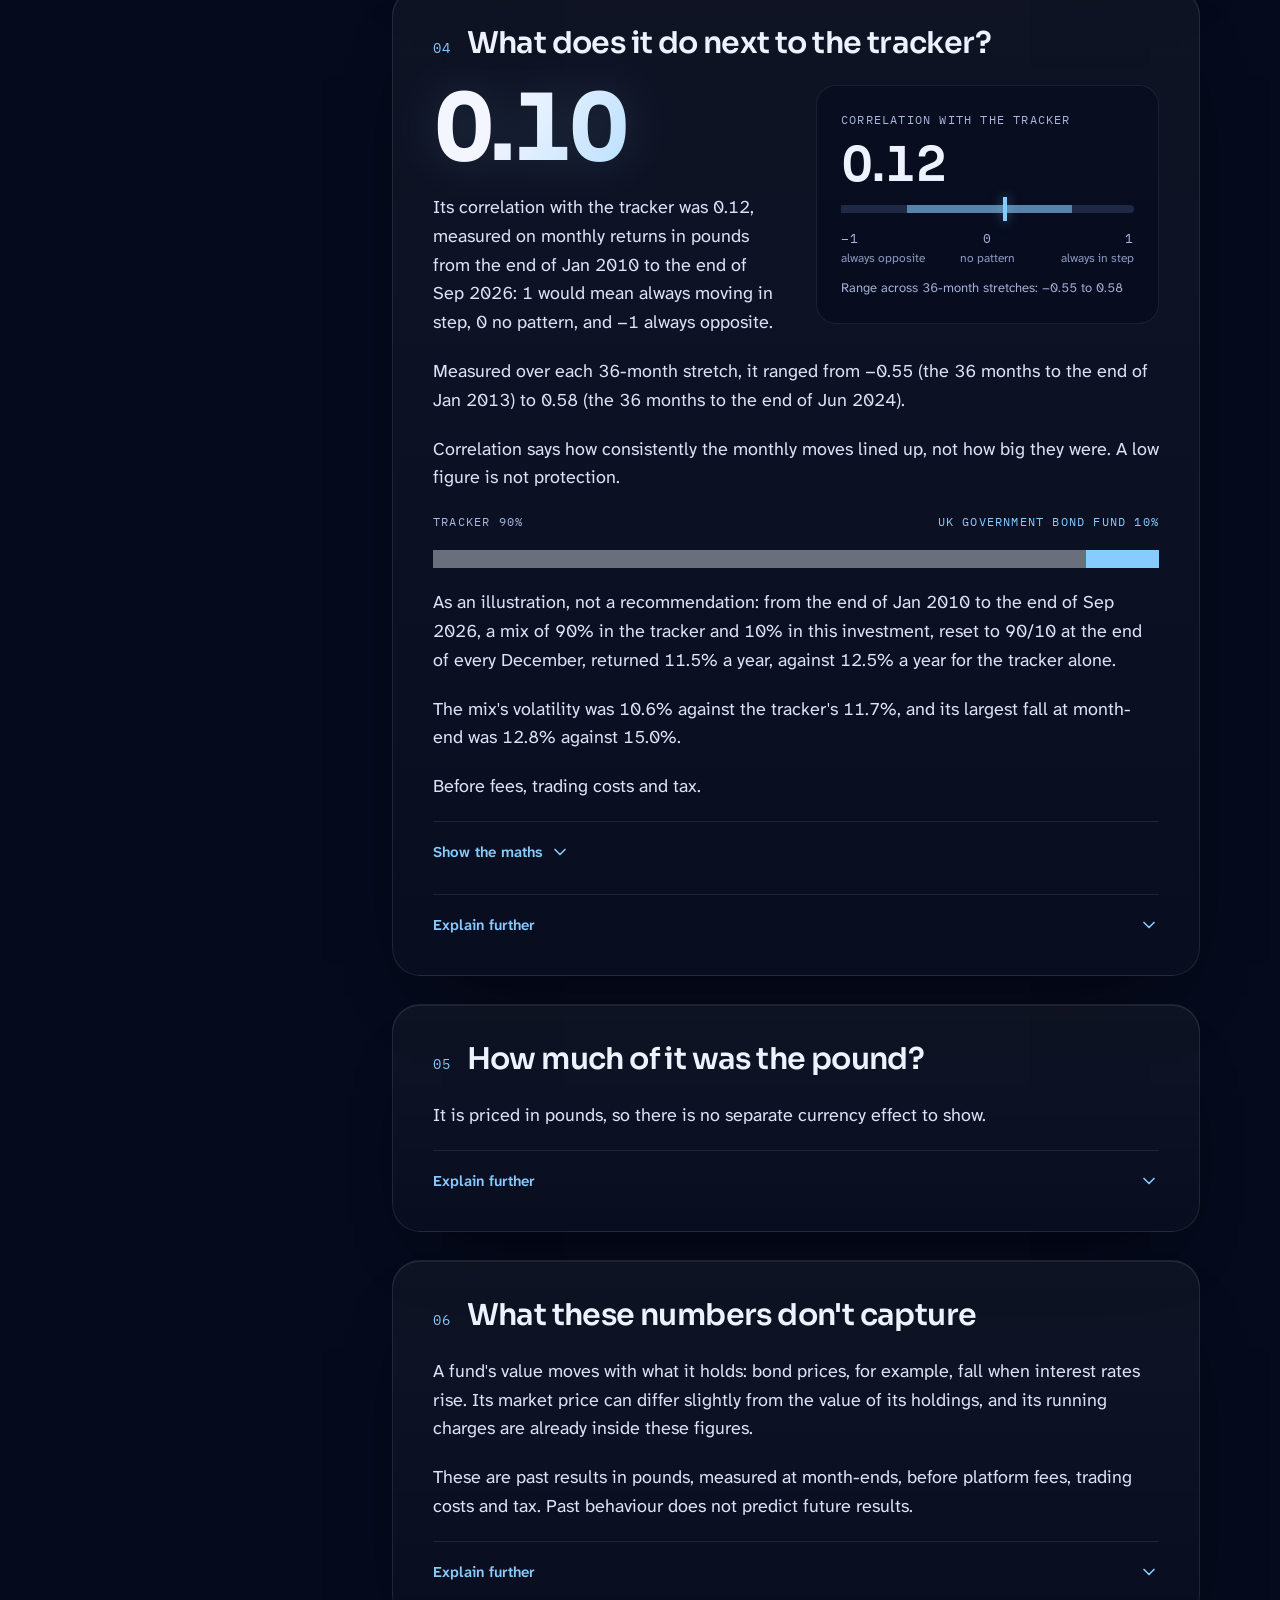
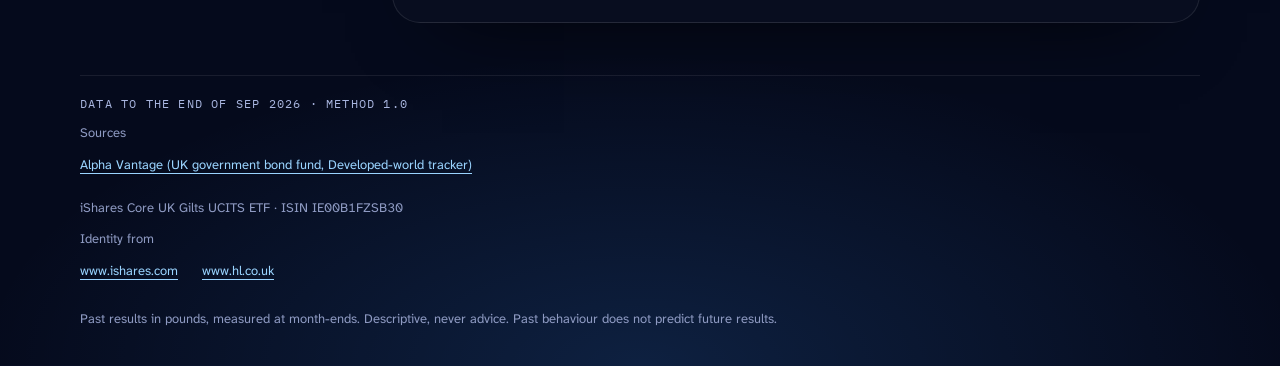
<file: site/iglt/index.html>
<!doctype html>
<html lang="en-GB">
<head>
<meta charset="utf-8">
<meta name="viewport" content="width=device-width, initial-scale=1">
<title data-qx="title">UK government bond fund, in pounds · Quant Eyes</title>
<meta data-qx="description" data-qx-attr="content" content="The UK government bond fund fell 31.9% from May 2020 to Oct 2023 and remained 26.8% below that high in Sep 2026." name="description">
<meta data-qx="og-title" data-qx-attr="content" content="UK government bond fund, in pounds · Quant Eyes" property="og:title">
<meta data-qx="og-description" data-qx-attr="content" content="The UK government bond fund fell 31.9% from May 2020 to Oct 2023 and remained 26.8% below that high in Sep 2026." property="og:description">
<meta property="og:type" content="website">
<link rel="stylesheet" href="../assets/site.css">
<link rel="icon" type="image/svg+xml" href="../assets/brand/favicon.svg">
<script src="../assets/site.js" defer>
</script>
</head>
<body>
<header>
<a data-qx="site-name" href="../">Quant Eyes</a>
<p data-qx="not-advice">Not advice</p>
</header>
<main data-layout="asset">
<a data-qx="back" href="../">All investments</a>
<div data-layout="asset-intro">
<div data-layout="identity">
<p data-qx="kicker">Exchange-traded fund · London Stock Exchange</p>
<h1 data-qx="asset-label">UK government bond fund</h1>
<p data-qx="asset-name">iShares Core UK Gilts UCITS ETF · IGLT</p>
<div data-layout="tags">
<p data-qx="tag" data-qx-key="priced">Priced in pounds</p>
<p data-qx="tag" data-qx-key="figures">Figures in pounds</p>
<p data-qx="tag" data-qx-key="data">Data to the end of Sep 2026</p>
</div>
</div>
<div data-layout="headline">
<p data-qx="section-label" data-qx-key="headline">The headline</p>
<p data-qx="headline" data-qx-key="iglt">The UK government bond fund fell 31.9% from May 2020 to Oct 2023 and remained 26.8% below that high in Sep 2026.</p>
<div data-layout="chain">
<div data-layout="chain-step">
<p data-qx="chain" data-qx-key="drafted">Drafted by AI</p>
<p data-qx="chain-detail" data-qx-key="drafted">gpt-6.1-sol</p>
</div>
<div data-layout="chain-step">
<p data-qx="chain" data-qx-key="checked">Checked by code</p>
<p data-qx="chain-detail" data-qx-key="checked">16 of 16 rules passed</p>
</div>
<div data-layout="chain-step">
<p data-qx="chain" data-qx-key="reviewed">Reviewed by a person</p>
<p data-qx="chain-detail" data-qx-key="reviewed">1 Oct 2026</p>
</div>
</div>
</div>
</div>
<div data-layout="asset-body">
<nav data-layout="rail">
<p data-qx="rail-label">The questions</p>
<div data-layout="rail-links">
<a href="#bumpy">
<span data-qx="rail-number" data-qx-key="bumpy">01</span>
<span data-qx="rail-title" data-qx-key="bumpy">How bumpy is the ride?</span>
</a>
<a href="#worst">
<span data-qx="rail-number" data-qx-key="worst">02</span>
<span data-qx="rail-title" data-qx-key="worst">What&#x27;s the worst it&#x27;s been?</span>
</a>
<a href="#panic">
<span data-qx="rail-number" data-qx-key="panic">03</span>
<span data-qx="rail-title" data-qx-key="panic">What happened when markets panicked?</span>
</a>
<a href="#next">
<span data-qx="rail-number" data-qx-key="next">04</span>
<span data-qx="rail-title" data-qx-key="next">What does it do next to the tracker?</span>
</a>
<a href="#pound">
<span data-qx="rail-number" data-qx-key="pound">05</span>
<span data-qx="rail-title" data-qx-key="pound">How much of it was the pound?</span>
</a>
<a href="#limits">
<span data-qx="rail-number" data-qx-key="limits">06</span>
<span data-qx="rail-title" data-qx-key="limits">What these numbers don&#x27;t capture</span>
</a>
</div>
<div data-layout="benchmark">
<p data-qx="compared-label">Compared with</p>
<p data-qx="benchmark-label">Developed-world tracker</p>
<p data-qx="benchmark-name">iShares Core MSCI World UCITS ETF · SWDA</p>
</div>
</nav>
<div data-layout="cards">
<div data-layout="guided-hint" hidden>
<button data-qx="guided-hint-open" type="button">Try guided mode: one question at a time</button>
<button data-qx="guided-hint-close" data-qx-attr="aria-label" aria-label="Close the hint" type="button"></button>
</div>
<nav data-layout="guided-controls" hidden>
<div data-layout="guided-mode">
<button data-qx="mode-guided" type="button" aria-pressed="false">Guided</button>
<button data-qx="mode-full" type="button" aria-pressed="true">Full page</button>
</div>
<div data-layout="guided-track">
<button data-qx="step-back" type="button">Back</button>
<ol data-layout="guided-steps">
<li data-layout="guided-step">
<button data-qx="step-node" data-qx-key="bumpy" data-qx-attr="aria-label" aria-label="Step 1: How bumpy is the ride?" type="button" data-step="bumpy"></button>
<span data-qx="step-label" data-qx-key="bumpy">Bumpy</span>
</li>
<li data-layout="guided-step">
<button data-qx="step-node" data-qx-key="worst" data-qx-attr="aria-label" aria-label="Step 2: What&#x27;s the worst it&#x27;s been?" type="button" data-step="worst"></button>
<span data-qx="step-label" data-qx-key="worst">Worst fall</span>
</li>
<li data-layout="guided-step">
<button data-qx="step-node" data-qx-key="panic" data-qx-attr="aria-label" aria-label="Step 3: What happened when markets panicked?" type="button" data-step="panic"></button>
<span data-qx="step-label" data-qx-key="panic">Panics</span>
</li>
<li data-layout="guided-step">
<button data-qx="step-node" data-qx-key="next" data-qx-attr="aria-label" aria-label="Step 4: What does it do next to the tracker?" type="button" data-step="next"></button>
<span data-qx="step-label" data-qx-key="next">Next to tracker</span>
</li>
<li data-layout="guided-step">
<button data-qx="step-node" data-qx-key="pound" data-qx-attr="aria-label" aria-label="Step 5: How much of it was the pound?" type="button" data-step="pound"></button>
<span data-qx="step-label" data-qx-key="pound">The pound</span>
</li>
<li data-layout="guided-step">
<button data-qx="step-node" data-qx-key="limits" data-qx-attr="aria-label" aria-label="Step 6: What these numbers don&#x27;t capture" type="button" data-step="limits"></button>
<span data-qx="step-label" data-qx-key="limits">Limits</span>
</li>
</ol>
<button data-qx="step-next" type="button">Next</button>
</div>
</nav>
<section id="bumpy">
<div data-layout="card-heading">
<p data-qx="card-number" data-qx-key="bumpy">01</p>
<h2 data-qx="card-title" data-qx-key="bumpy">How bumpy is the ride?</h2>
</div>
<div data-layout="card-lead">
<div data-layout="lead-copy">
<p data-qx="figure" data-qx-key="bumpy.volatility"><span data-layout="figure-text">7.2%</span></p>
<p data-qx="sentence" data-qx-key="bumpy.0">Its volatility was 7.2% a year, measured on monthly returns in pounds from the end of Jan 2007 to the end of Sep 2026.</p>
</div>
<div data-layout="bars">
<div data-layout="bar-visual">
<p data-qx="bars-label">Same months: Jan 2010 to Sep 2026</p>
<div data-layout="bar">
<p data-qx="bar-label" data-qx-key="bumpy.asset">UK government bond fund</p>
<p data-qx="bar-value" data-qx-key="bumpy.asset">7.3%</p>
<div data-layout="bar-track">
<span data-qx="size" data-qx-key="bumpy.asset" style="--qx-size:0.6239"></span>
</div>
</div>
<div data-layout="bar">
<p data-qx="bar-label" data-qx-key="bumpy.tracker">Developed-world tracker</p>
<p data-qx="bar-value" data-qx-key="bumpy.tracker">11.7%</p>
<div data-layout="bar-track">
<span data-qx="size" data-qx-key="bumpy.tracker" style="--qx-size:1.0000"></span>
</div>
</div>
</div>
<p data-qx="sentence" data-qx-key="bumpy.1">Over the same months as the tracker, from the end of Jan 2010 to the end of Sep 2026, it was 7.3% against the tracker&#x27;s 11.7%.</p>
</div>
</div>
<p data-qx="sentence" data-qx-key="bumpy.2">Volatility measures how widely returns swung around their average, up as well as down. It describes the past, not the future.</p>
<details>
<summary>
<span data-qx="maths-show" data-qx-key="bumpy">Show the maths</span>
<span data-qx="maths-hide" data-qx-key="bumpy" hidden>Hide the maths</span>
</summary>
<p data-qx="maths-method" data-qx-key="bumpy">A month&#x27;s return is the change in value from one month-end to the next, in pounds, with any income reinvested. Volatility is the standard deviation of those monthly returns (the sample version, dividing by one fewer than the number of months), multiplied by √12 to make it a yearly figure. That step treats months as independent, which is an approximation.</p>
<table>
<thead>
<tr>
<th data-qx="maths-head" data-qx-key="bumpy.figure" scope="col">Figure</th>
<th data-qx="maths-head" data-qx-key="bumpy.value" scope="col">Value</th>
<th data-qx="maths-head" data-qx-key="bumpy.period" scope="col">Period</th>
</tr>
</thead>
<tbody>
<tr>
<th data-qx="maths-figure" data-qx-key="bumpy.volatility" scope="row">Volatility, a year</th>
<td data-qx="maths-value" data-qx-key="bumpy.volatility">7.2%</td>
<td data-qx="maths-period" data-qx-key="bumpy.volatility">Jan 2007 to Sep 2026</td>
</tr>
<tr>
<th data-qx="maths-figure" data-qx-key="bumpy.volatility_common" scope="row">Same months as the tracker</th>
<td data-qx="maths-value" data-qx-key="bumpy.volatility_common">7.3%</td>
<td data-qx="maths-period" data-qx-key="bumpy.volatility_common">Jan 2010 to Sep 2026</td>
</tr>
<tr>
<th data-qx="maths-figure" data-qx-key="bumpy.tracker_volatility" scope="row">The tracker, same months</th>
<td data-qx="maths-value" data-qx-key="bumpy.tracker_volatility">11.7%</td>
<td data-qx="maths-period" data-qx-key="bumpy.tracker_volatility">Jan 2010 to Sep 2026</td>
</tr>
</tbody>
</table>
<p data-qx="maths-note" data-qx-key="bumpy">Periods run from month-end to month-end. Each figure is rounded once, from the unrounded calculation.</p>
<p data-qx="maths-sources" data-qx-key="bumpy">Source: Alpha Vantage (UK government bond fund, Developed-world tracker). Method 1.0.</p>
</details>
<details data-layout="guided">
<summary>
<span data-qx="more-open" data-qx-key="bumpy">Explain further</span>
</summary>
<div data-layout="guided-everyday">
<p data-qx="everyday-label" data-qx-key="bumpy">In everyday terms</p>
<p data-qx="everyday" data-qx-key="bumpy">Two roads to the same town, one flat, one hilly. Volatility measures the hills, not where the road ends up.</p>
</div>
<div data-layout="guided-panels">
<div data-layout="guided-panel">
<p data-qx="more-number" data-qx-key="bumpy.1">01</p>
<h3 data-qx="more-title" data-qx-key="bumpy.1">What goes in</h3>
<p data-qx="more-text" data-qx-key="bumpy.1">One number for each month: how much a holding changed in pounds from one month-end to the next, with any income added back, from the end of Jan 2007 to the end of Sep 2026.</p>
</div>
<div data-layout="guided-panel">
<p data-qx="more-number" data-qx-key="bumpy.2">02</p>
<h3 data-qx="more-title" data-qx-key="bumpy.2">How spread out they were</h3>
<p data-qx="more-text" data-qx-key="bumpy.2">Volatility measures how far those monthly changes typically sat from their average, rises and falls alike. Bigger swings either way give a higher figure.</p>
</div>
<div data-layout="guided-panel">
<p data-qx="more-number" data-qx-key="bumpy.3">03</p>
<h3 data-qx="more-title" data-qx-key="bumpy.3">Why &quot;a year&quot;</h3>
<p data-qx="more-text" data-qx-key="bumpy.3">The monthly spread is scaled to a yearly figure by multiplying it by the square root of 12. It is the usual convention, so investments can be compared on the same footing.</p>
</div>
<div data-layout="guided-panel">
<p data-qx="more-number" data-qx-key="bumpy.4">04</p>
<h3 data-qx="more-title" data-qx-key="bumpy.4">Next to the tracker</h3>
<p data-qx="more-text" data-qx-key="bumpy.4">Over the months both cover, from the end of Jan 2010 to the end of Sep 2026: 7.3%, against 11.7% for the developed-world tracker.</p>
</div>
<div data-layout="guided-panel">
<p data-qx="more-number" data-qx-key="bumpy.5">05</p>
<h3 data-qx="more-title" data-qx-key="bumpy.5">What it can&#x27;t tell you</h3>
<p data-qx="more-text" data-qx-key="bumpy.5">It treats a rise and a fall of the same size alike, and it says nothing about next month. A calm stretch can end suddenly.</p>
</div>
</div>
</details>
</section>
<section id="worst">
<div data-layout="card-heading">
<p data-qx="card-number" data-qx-key="worst">02</p>
<h2 data-qx="card-title" data-qx-key="worst">What&#x27;s the worst it&#x27;s been?</h2>
</div>
<div data-layout="card-lead">
<div data-layout="lead-copy">
<p data-qx="figure" data-qx-key="worst.fall"><span data-layout="figure-text">31.9%</span></p>
<p data-qx="sentence" data-qx-key="worst.0">Since the end of Jan 2007, its largest fall, measured at month-end, was 31.9%: from its high at the end of May 2020 to its low at the end of Oct 2023, 41 months later.</p>
</div>
<div data-layout="drain">
<p data-qx="drain-label">£10,000 invested at the high</p>
<p data-qx="figure" data-qx-key="worst.ten_thousand_left" data-qx-from="10000"><span data-layout="figure-text">£6,810</span></p>
<p data-qx="drain-period">May 2020 to Oct 2023</p>
<div data-layout="drain-track">
<span data-qx="size" data-qx-key="worst.drain" style="--qx-size:0.6810"></span>
</div>
<p data-qx="drain-left">£6,810 at the low</p>
<p data-qx="drain-lost">£3,190 less</p>
</div>
</div>
<div data-layout="timeline">
<p data-qx="timeline-label">Below its high: 76 months, to the end of Sep 2026</p>
<div data-layout="timeline-container">
<div data-layout="timeline-track">
<p data-qx="segment" data-qx-key="worst.fall">41 months</p>
<span data-qx="size" data-qx-key="worst.fall" style="--qx-size:0.5395"></span>
<p data-qx="segment" data-qx-key="worst.since-low">still 26.8% below its high</p>
<span data-qx="size" data-qx-key="worst.since-low" style="--qx-size:0.4605"></span>
<div data-layout="timeline-point" data-point="high">
<p data-qx="point-label" data-qx-key="high">High</p>
<p data-qx="point-date" data-qx-key="high">end of May 2020</p>
</div>
<div data-layout="timeline-point" data-point="low">
<p data-qx="point-label" data-qx-key="low">Low</p>
<p data-qx="point-date" data-qx-key="low">end of Oct 2023</p>
</div>
<div data-layout="timeline-point" data-point="end">
<p data-qx="point-label" data-qx-key="end">Not recovered by</p>
<p data-qx="point-date" data-qx-key="end">end of Sep 2026</p>
</div>
</div>
</div>
</div>
<p data-qx="sentence" data-qx-key="worst.1">£10,000 invested at that high would have been worth £6,810 at the low, £3,190 less.</p>
<p data-qx="sentence" data-qx-key="worst.2">It had not recovered by the end of Sep 2026: it was still 26.8% below its high, 76 months after it.</p>
<p data-qx="sentence" data-qx-key="worst.3">Falls are measured from one month-end to the next, so a fall that recovered within a month doesn&#x27;t show. The £10,000 figure applies only to money invested at the high.</p>
<details>
<summary>
<span data-qx="maths-show" data-qx-key="worst">Show the maths</span>
<span data-qx="maths-hide" data-qx-key="worst" hidden>Hide the maths</span>
</summary>
<p data-qx="maths-method" data-qx-key="worst">At each month-end the value is compared with the highest month-end value so far. The largest fall is the deepest drop below that high; if two are equally deep, the earlier counts. The first month in the data counts as a high, so a fall that began earlier is measured only from there. The high is the last month-end at that level before the low; back at the high is the first month-end at or above it. Months are counted between month-ends. The £10,000 figure is £10,000 × (1 − the fall), rounded to the nearest £10.</p>
<table>
<thead>
<tr>
<th data-qx="maths-head" data-qx-key="worst.figure" scope="col">Figure</th>
<th data-qx="maths-head" data-qx-key="worst.value" scope="col">Value</th>
<th data-qx="maths-head" data-qx-key="worst.period" scope="col">Period</th>
</tr>
</thead>
<tbody>
<tr>
<th data-qx="maths-figure" data-qx-key="worst.fall" scope="row">Largest fall since Jan 2007</th>
<td data-qx="maths-value" data-qx-key="worst.fall">31.9%</td>
<td data-qx="maths-period" data-qx-key="worst.fall">May 2020 to Oct 2023</td>
</tr>
<tr>
<th data-qx="maths-figure" data-qx-key="worst.months_to_low" scope="row">High to low</th>
<td data-qx="maths-value" data-qx-key="worst.months_to_low">41 months</td>
<td data-qx="maths-period" data-qx-key="worst.months_to_low">May 2020 to Oct 2023</td>
</tr>
<tr>
<th data-qx="maths-figure" data-qx-key="worst.ten_thousand_left" scope="row">£10,000 at the high, worth at the low</th>
<td data-qx="maths-value" data-qx-key="worst.ten_thousand_left">£6,810</td>
<td data-qx="maths-period" data-qx-key="worst.ten_thousand_left">May 2020 to Oct 2023</td>
</tr>
<tr>
<th data-qx="maths-figure" data-qx-key="worst.ten_thousand_lost" scope="row">£10,000 at the high, less at the low</th>
<td data-qx="maths-value" data-qx-key="worst.ten_thousand_lost">£3,190</td>
<td data-qx="maths-period" data-qx-key="worst.ten_thousand_lost">May 2020 to Oct 2023</td>
</tr>
<tr>
<th data-qx="maths-figure" data-qx-key="worst.below_high_at_end" scope="row">Still below its high at the end</th>
<td data-qx="maths-value" data-qx-key="worst.below_high_at_end">26.8%</td>
<td data-qx="maths-period" data-qx-key="worst.below_high_at_end">May 2020 to Sep 2026</td>
</tr>
<tr>
<th data-qx="maths-figure" data-qx-key="worst.months_underwater" scope="row">Time below the high</th>
<td data-qx="maths-value" data-qx-key="worst.months_underwater">76 months</td>
<td data-qx="maths-period" data-qx-key="worst.months_underwater">May 2020 to Sep 2026</td>
</tr>
</tbody>
</table>
<p data-qx="maths-note" data-qx-key="worst">Periods run from month-end to month-end. Each figure is rounded once, from the unrounded calculation.</p>
<p data-qx="maths-sources" data-qx-key="worst">Source: Alpha Vantage (UK government bond fund). Method 1.0.</p>
</details>
<details data-layout="guided">
<summary>
<span data-qx="more-open" data-qx-key="worst">Explain further</span>
</summary>
<div data-layout="guided-everyday">
<p data-qx="everyday-label" data-qx-key="worst">In everyday terms</p>
<p data-qx="everyday" data-qx-key="worst">The deepest dip on a walk, measured from the highest point you&#x27;d reached so far.</p>
</div>
<div data-layout="guided-panels">
<div data-layout="guided-panel">
<p data-qx="more-number" data-qx-key="worst.1">01</p>
<h3 data-qx="more-title" data-qx-key="worst.1">From high to low</h3>
<p data-qx="more-text" data-qx-key="worst.1">41 months, from the end of May 2020 to the end of Oct 2023.</p>
</div>
<div data-layout="guided-panel">
<p data-qx="more-number" data-qx-key="worst.2">02</p>
<h3 data-qx="more-title" data-qx-key="worst.2">In money</h3>
<p data-qx="more-text" data-qx-key="worst.2">£10,000 invested at that high would have been worth £6,810 at the low, £3,190 less. That applies only to money put in at the high.</p>
</div>
<div data-layout="guided-panel">
<p data-qx="more-number" data-qx-key="worst.3">03</p>
<h3 data-qx="more-title" data-qx-key="worst.3">Still below the high</h3>
<p data-qx="more-text" data-qx-key="worst.3">It had not recovered by the end of Sep 2026: still 26.8% below its high, 76 months after it.</p>
</div>
<div data-layout="guided-panel">
<p data-qx="more-number" data-qx-key="worst.4">04</p>
<h3 data-qx="more-title" data-qx-key="worst.4">What month-ends hide</h3>
<p data-qx="more-text" data-qx-key="worst.4">A fall that recovered within the same month doesn&#x27;t show, so the worst moment may have been deeper.</p>
</div>
</div>
</details>
</section>
<section id="panic">
<div data-layout="card-heading">
<p data-qx="card-number" data-qx-key="panic">03</p>
<h2 data-qx="card-title" data-qx-key="panic">What happened when markets panicked?</h2>
</div>
<div data-layout="episode">
<div data-layout="episode-copy">
<p data-qx="sentence" data-qx-key="panic.0">Global financial crisis (end of Sep 2007 to end of Mar 2009): up 16.3% over the period.</p>
<p data-qx="sentence" data-qx-key="panic.1">The tracker: not covered.</p>
</div>
<div data-layout="chips">
<p data-qx="chips-label">Over the period</p>
<div data-layout="chip">
<p data-qx="chip-label" data-qx-key="gfc.asset">UK government bond fund</p>
<p data-qx="chip-value" data-qx-key="gfc.asset">up 16.3%</p>
</div>
<div data-layout="chip">
<p data-qx="chip-label" data-qx-key="gfc.tracker">Tracker</p>
<p data-qx="chip-value" data-qx-key="gfc.tracker">not covered</p>
</div>
</div>
</div>
<div data-layout="episode">
<div data-layout="episode-copy">
<p data-qx="sentence" data-qx-key="panic.2">Covid crash (end of Jan 2020 to end of Mar 2020): up 3.0% over the period.</p>
<p data-qx="sentence" data-qx-key="panic.3">The tracker: down 14.5% over the same period.</p>
</div>
<div data-layout="chips">
<div data-layout="chip">
<p data-qx="chip-label" data-qx-key="covid.asset">UK government bond fund</p>
<p data-qx="chip-value" data-qx-key="covid.asset">up 3.0%</p>
</div>
<div data-layout="chip">
<p data-qx="chip-label" data-qx-key="covid.tracker">Tracker</p>
<p data-qx="chip-value" data-qx-key="covid.tracker">down 14.5%</p>
</div>
</div>
</div>
<div data-layout="episode">
<div data-layout="episode-copy">
<p data-qx="sentence" data-qx-key="panic.4">2022 rate shock (end of Dec 2021 to end of Oct 2022): down 22.8% over the period.</p>
<p data-qx="sentence" data-qx-key="panic.5">The tracker: down 6.0% over the same period.</p>
</div>
<div data-layout="chips">
<div data-layout="chip">
<p data-qx="chip-label" data-qx-key="rate_shock.asset">UK government bond fund</p>
<p data-qx="chip-value" data-qx-key="rate_shock.asset">down 22.8%</p>
</div>
<div data-layout="chip">
<p data-qx="chip-label" data-qx-key="rate_shock.tracker">Tracker</p>
<p data-qx="chip-value" data-qx-key="rate_shock.tracker">down 6.0%</p>
</div>
</div>
</div>
<p data-qx="sentence" data-qx-key="panic.6">Each figure compares the start and end of the period. Prices may have fallen further in between and partly recovered.</p>
<details>
<summary>
<span data-qx="maths-show" data-qx-key="panic">Show the maths</span>
<span data-qx="maths-hide" data-qx-key="panic" hidden>Hide the maths</span>
</summary>
<p data-qx="maths-method" data-qx-key="panic">Each window runs from the month-end before it starts to the month-end it finishes: the 2022 rate shock runs from the end of Dec 2021 to the end of Oct 2022. The figure is the change between those two month-ends, not the largest fall inside the window. A window is shown only if the data covers both month-ends; it is never shortened to fit.</p>
<p data-qx="maths-note" data-qx-key="panic">Periods run from month-end to month-end. Each figure is rounded once, from the unrounded calculation.</p>
<p data-qx="maths-sources" data-qx-key="panic">Source: Alpha Vantage (UK government bond fund, Developed-world tracker). Method 1.0.</p>
</details>
<details data-layout="guided">
<summary>
<span data-qx="more-open" data-qx-key="panic">Explain further</span>
</summary>
<div data-layout="guided-everyday">
<p data-qx="everyday-label" data-qx-key="panic">In everyday terms</p>
<p data-qx="everyday" data-qx-key="panic">Three storms, and how it came out of each one, start to finish.</p>
</div>
<div data-layout="guided-panels">
<div data-layout="guided-panel">
<p data-qx="more-number" data-qx-key="panic.1">01</p>
<h3 data-qx="more-title" data-qx-key="panic.1">Three named periods</h3>
<p data-qx="more-text" data-qx-key="panic.1">Global financial crisis: up 16.3%. Covid crash: up 3.0%. 2022 rate shock: down 22.8%. In pounds, from the start to the end of each period.</p>
</div>
<div data-layout="guided-panel">
<p data-qx="more-number" data-qx-key="panic.2">02</p>
<h3 data-qx="more-title" data-qx-key="panic.2">Priced in pounds</h3>
<p data-qx="more-text" data-qx-key="panic.2">It is priced in pounds, so these figures have no separate exchange-rate part.</p>
</div>
<div data-layout="guided-panel">
<p data-qx="more-number" data-qx-key="panic.3">03</p>
<h3 data-qx="more-title" data-qx-key="panic.3">What start-to-end hides</h3>
<p data-qx="more-text" data-qx-key="panic.3">Prices may have fallen further in between and partly recovered before the period ended.</p>
</div>
</div>
</details>
</section>
<section id="next">
<div data-layout="card-heading">
<p data-qx="card-number" data-qx-key="next">04</p>
<h2 data-qx="card-title" data-qx-key="next">
<button type="button" data-accordion-toggle="" aria-expanded="true" aria-disabled="true" aria-controls="next-content">What does it do next to the tracker?
</button>
</h2>
</div>
<div data-layout="card-content" id="next-content">
<div data-layout="card-lead">
<div data-layout="lead-copy">
<p data-qx="figure" data-qx-key="next.correlation"><span data-layout="figure-text">0.12</span></p>
<p data-qx="sentence" data-qx-key="next.0">Its correlation with the tracker was 0.12, measured on monthly returns in pounds from the end of Jan 2010 to the end of Sep 2026: 1 would mean always moving in step, 0 no pattern, and −1 always opposite.</p>
</div>
<div data-layout="correlation">
<p data-qx="scale-label">Correlation with the tracker</p>
<p data-qx="scale-value" data-qx-key="next.correlation">0.12</p>
<span data-qx="size" data-qx-key="next.correlation" style="--qx-size:0.5600"></span>
<div data-layout="scale-points">
<div data-layout="scale-point">
<p data-qx="scale-mark" data-qx-key="low">−1</p>
<p data-qx="scale-note" data-qx-key="low">always opposite</p>
</div>
<div data-layout="scale-point">
<p data-qx="scale-mark" data-qx-key="mid">0</p>
<p data-qx="scale-note" data-qx-key="mid">no pattern</p>
</div>
<div data-layout="scale-point">
<p data-qx="scale-mark" data-qx-key="high">1</p>
<p data-qx="scale-note" data-qx-key="high">always in step</p>
</div>
</div>
<p data-qx="range">Range across 36-month stretches: −0.55 to 0.58</p>
<span data-qx="size" data-qx-key="next.range-low" style="--qx-size:0.2250"></span>
<span data-qx="size" data-qx-key="next.range-high" style="--qx-size:0.7900"></span>
</div>
</div>
<p data-qx="sentence" data-qx-key="next.1">Measured over each 36-month stretch, it ranged from −0.55 (the 36 months to the end of Jan 2013) to 0.58 (the 36 months to the end of Jun 2024).</p>
<p data-qx="sentence" data-qx-key="next.2">Correlation says how consistently the monthly moves lined up, not how big they were. A low figure is not protection.</p>
<div data-layout="mix">
<p data-qx="mix-part" data-qx-key="next.tracker">Tracker 90%</p>
<span data-qx="size" data-qx-key="next.tracker" style="--qx-size:0.9000"></span>
<p data-qx="mix-part" data-qx-key="next.asset">UK government bond fund 10%</p>
<span data-qx="size" data-qx-key="next.asset" style="--qx-size:0.1000"></span>
</div>
<p data-qx="sentence" data-qx-key="next.3">As an illustration, not a recommendation: from the end of Jan 2010 to the end of Sep 2026, a mix of 90% in the tracker and 10% in this investment, reset to 90/10 at the end of every December, returned 11.5% a year, against 12.5% a year for the tracker alone.</p>
<p data-qx="sentence" data-qx-key="next.4">The mix&#x27;s volatility was 10.6% against the tracker&#x27;s 11.7%, and its largest fall at month-end was 12.8% against 15.0%.</p>
<p data-qx="sentence" data-qx-key="next.5">Before fees, trading costs and tax.</p>
<details>
<summary>
<span data-qx="maths-show" data-qx-key="next">Show the maths</span>
<span data-qx="maths-hide" data-qx-key="next" hidden>Hide the maths</span>
</summary>
<p data-qx="maths-method" data-qx-key="next">Correlation is the Pearson correlation of the two sets of monthly returns in pounds, over the months both cover. The 36-month range repeats it for every run of 36 consecutive months and shows the lowest and highest. The 90/10 mix starts at 90% tracker and 10% this investment; each part grows or shrinks with its own returns, and at the end of every December the mix is reset to 90/10. A yearly figure is the total return turned into a compound rate: (1 + total return)^(12 ÷ months) − 1. Before fees, with no trading costs or tax.</p>
<p data-qx="maths-note" data-qx-key="next">Periods run from month-end to month-end. Each figure is rounded once, from the unrounded calculation.</p>
<p data-qx="maths-sources" data-qx-key="next">Source: Alpha Vantage (UK government bond fund, Developed-world tracker). Method 1.0.</p>
</details>
<details data-layout="guided">
<summary>
<span data-qx="more-open" data-qx-key="next">Explain further</span>
</summary>
<div data-layout="guided-everyday">
<p data-qx="everyday-label" data-qx-key="next">In everyday terms</p>
<p data-qx="everyday" data-qx-key="next">Two friends&#x27; moods: near 1, when one is up the other usually is too; near 0, one&#x27;s mood tells you nothing about the other&#x27;s.</p>
</div>
<div data-layout="guided-panels">
<div data-layout="guided-panel">
<p data-qx="more-number" data-qx-key="next.1">01</p>
<h3 data-qx="more-title" data-qx-key="next.1">What the number means</h3>
<p data-qx="more-text" data-qx-key="next.1">1 would mean always moving in step, 0 no pattern, and −1 always opposite. It measures how consistently the monthly moves lined up, not how big they were.</p>
</div>
<div data-layout="guided-panel">
<p data-qx="more-number" data-qx-key="next.2">02</p>
<h3 data-qx="more-title" data-qx-key="next.2">It moves around</h3>
<p data-qx="more-text" data-qx-key="next.2">Over each 36-month stretch it ranged from −0.55 (the 36 months to the end of Jan 2013) to 0.58 (to the end of Jun 2024).</p>
</div>
<div data-layout="guided-panel">
<p data-qx="more-number" data-qx-key="next.3">03</p>
<h3 data-qx="more-title" data-qx-key="next.3">A 90/10 illustration</h3>
<p data-qx="more-text" data-qx-key="next.3">90% in the tracker and 10% in this investment, reset every December: 11.5% a year against 12.5% for the tracker alone, with volatility of 10.6% against 11.7%. An illustration, not a recommendation, before fees, trading costs and tax.</p>
</div>
<div data-layout="guided-panel">
<p data-qx="more-number" data-qx-key="next.4">04</p>
<h3 data-qx="more-title" data-qx-key="next.4">Not protection</h3>
<p data-qx="more-text" data-qx-key="next.4">A low figure does not mean it protects a portfolio: correlation says nothing about how big the moves were.</p>
</div>
</div>
</details>
</div>
</section>
<section id="pound">
<div data-layout="card-heading">
<p data-qx="card-number" data-qx-key="pound">05</p>
<h2 data-qx="card-title" data-qx-key="pound">
<button type="button" data-accordion-toggle="" aria-expanded="true" aria-disabled="true" aria-controls="pound-content">How much of it was the pound?
</button>
</h2>
</div>
<div data-layout="card-content" id="pound-content">
<p data-qx="sentence" data-qx-key="pound.0">It is priced in pounds, so there is no separate currency effect to show.</p>
<details data-layout="guided">
<summary>
<span data-qx="more-open" data-qx-key="pound">Explain further</span>
</summary>
<div data-layout="guided-everyday">
<p data-qx="everyday-label" data-qx-key="pound">In everyday terms</p>
<p data-qx="everyday" data-qx-key="pound">Shopping at home: there is no exchange rate between you and the price.</p>
</div>
<div data-layout="guided-panels">
<div data-layout="guided-panel">
<p data-qx="more-number" data-qx-key="pound.1">01</p>
<h3 data-qx="more-title" data-qx-key="pound.1">Nothing to split</h3>
<p data-qx="more-text" data-qx-key="pound.1">It is priced in pounds, so a UK holder&#x27;s figures have no separate exchange-rate part.</p>
</div>
</div>
</details>
</div>
</section>
<section id="limits">
<div data-layout="card-heading">
<p data-qx="card-number" data-qx-key="limits">06</p>
<h2 data-qx="card-title" data-qx-key="limits">What these numbers don&#x27;t capture</h2>
</div>
<p data-qx="sentence" data-qx-key="limits.0">A fund&#x27;s value moves with what it holds: bond prices, for example, fall when interest rates rise. Its market price can differ slightly from the value of its holdings, and its running charges are already inside these figures.</p>
<p data-qx="sentence" data-qx-key="limits.1">These are past results in pounds, measured at month-ends, before platform fees, trading costs and tax. Past behaviour does not predict future results.</p>
<details data-layout="guided">
<summary>
<span data-qx="more-open" data-qx-key="limits">Explain further</span>
</summary>
<div data-layout="guided-everyday">
<p data-qx="everyday-label" data-qx-key="limits">In everyday terms</p>
<p data-qx="everyday" data-qx-key="limits">A rear-view mirror: it shows clearly where you&#x27;ve been, not what&#x27;s round the next bend.</p>
</div>
<div data-layout="guided-panels">
<div data-layout="guided-panel">
<p data-qx="more-number" data-qx-key="limits.1">01</p>
<h3 data-qx="more-title" data-qx-key="limits.1">The basis</h3>
<p data-qx="more-text" data-qx-key="limits.1">Past results in pounds, measured at month-ends, before platform fees, trading costs and tax.</p>
</div>
<div data-layout="guided-panel">
<p data-qx="more-number" data-qx-key="limits.2">02</p>
<h3 data-qx="more-title" data-qx-key="limits.2">Not a forecast</h3>
<p data-qx="more-text" data-qx-key="limits.2">Past behaviour does not predict future results. Nothing here says what to do.</p>
</div>
</div>
</details>
</section>
</div>
</div>
</main>
<footer>
<p data-qx="footer-data">Data to the end of Sep 2026 · Method 1.0</p>
<div data-layout="sources">
<p data-qx="sources-label">Sources</p>
<a data-qx="source" data-qx-key="Alpha Vantage" href="https://www.alphavantage.co">Alpha Vantage (UK government bond fund, Developed-world tracker)</a>
</div>
<p data-qx="identity">iShares Core UK Gilts UCITS ETF · ISIN IE00B1FZSB30</p>
<div data-layout="identity-sources">
<p data-qx="identity-label">Identity from</p>
<a data-qx="identity-source" data-qx-key="1" href="https://www.ishares.com/uk/individual/en/products/251806/ishares-uk-gilts-ucits-etf">www.ishares.com</a>
<a data-qx="identity-source" data-qx-key="2" href="https://www.hl.co.uk/shares/shares-search-results/i/ishares-ii-plc-core-uk-gilts-ucits-etf">www.hl.co.uk</a>
</div>
<p data-qx="disclaimer">Past results in pounds, measured at month-ends. Descriptive, never advice. Past behaviour does not predict future results.</p>
</footer>
</body>
</html>
</file>
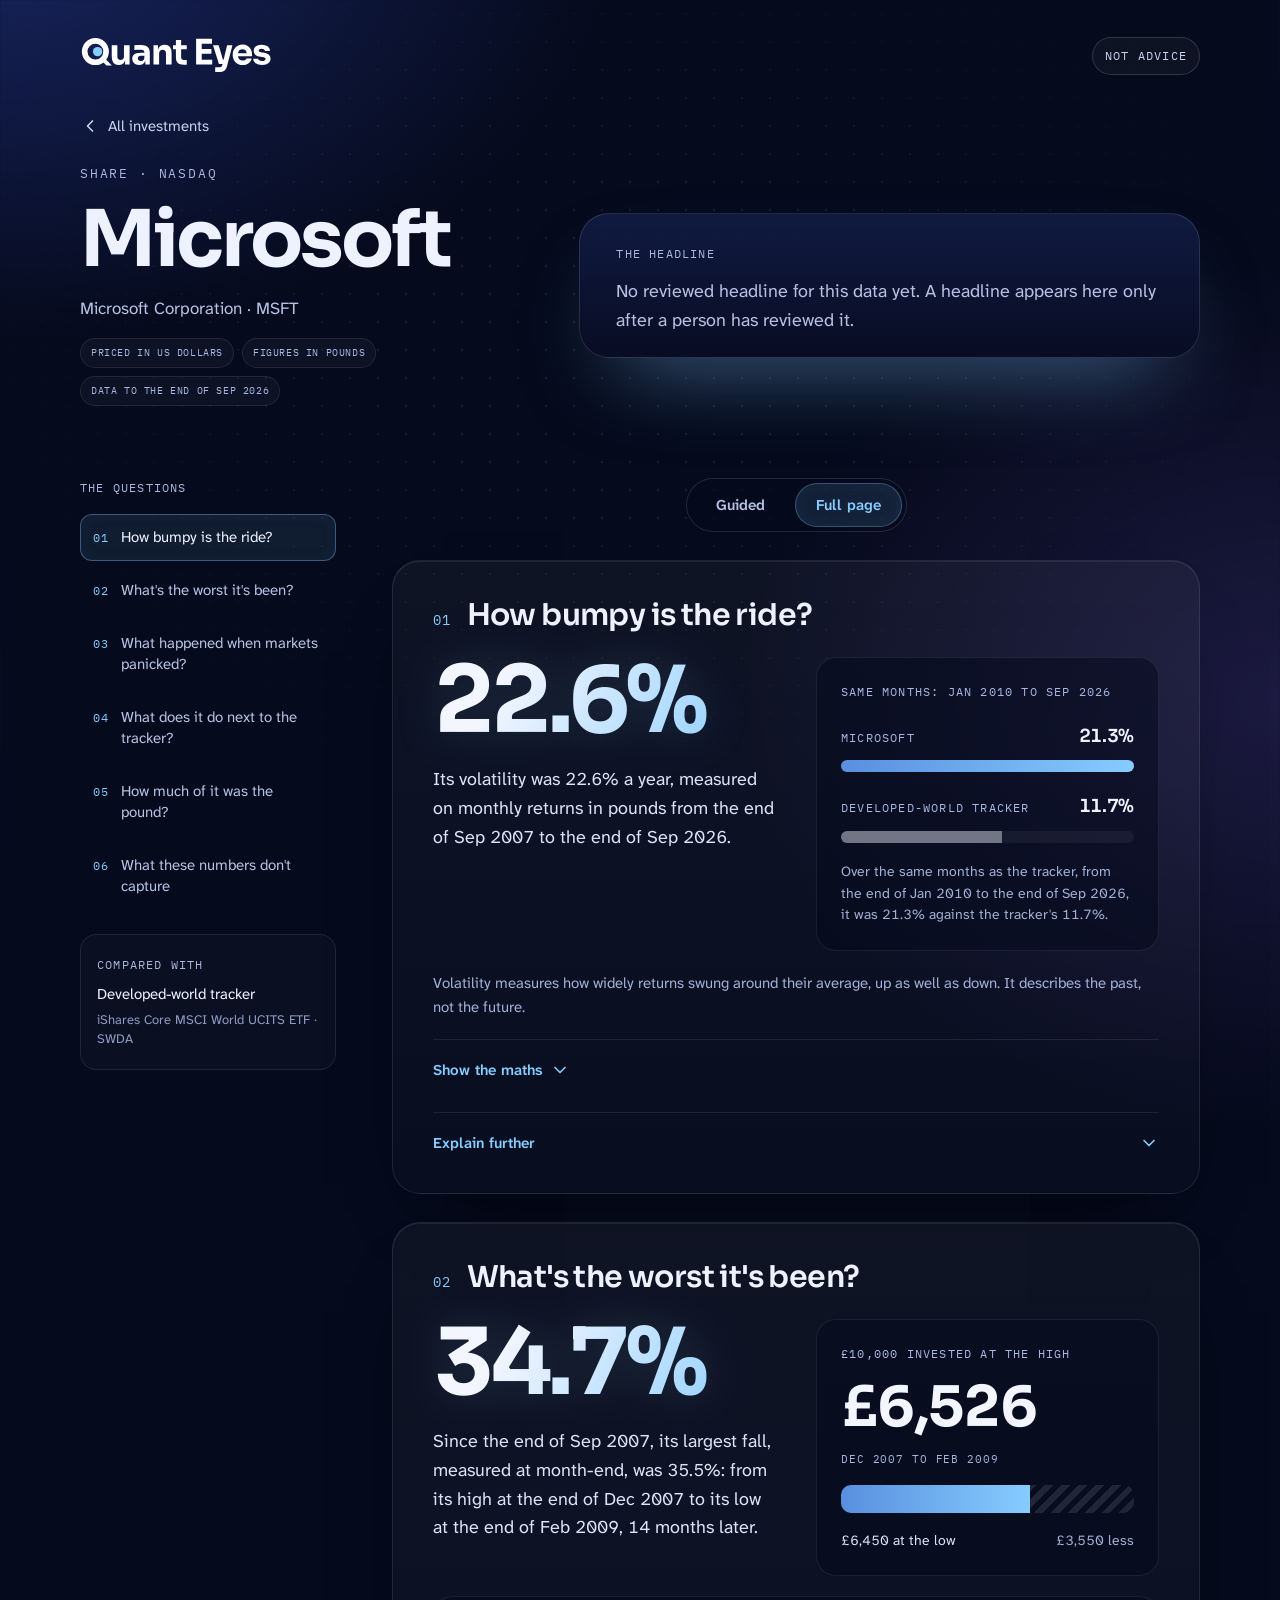
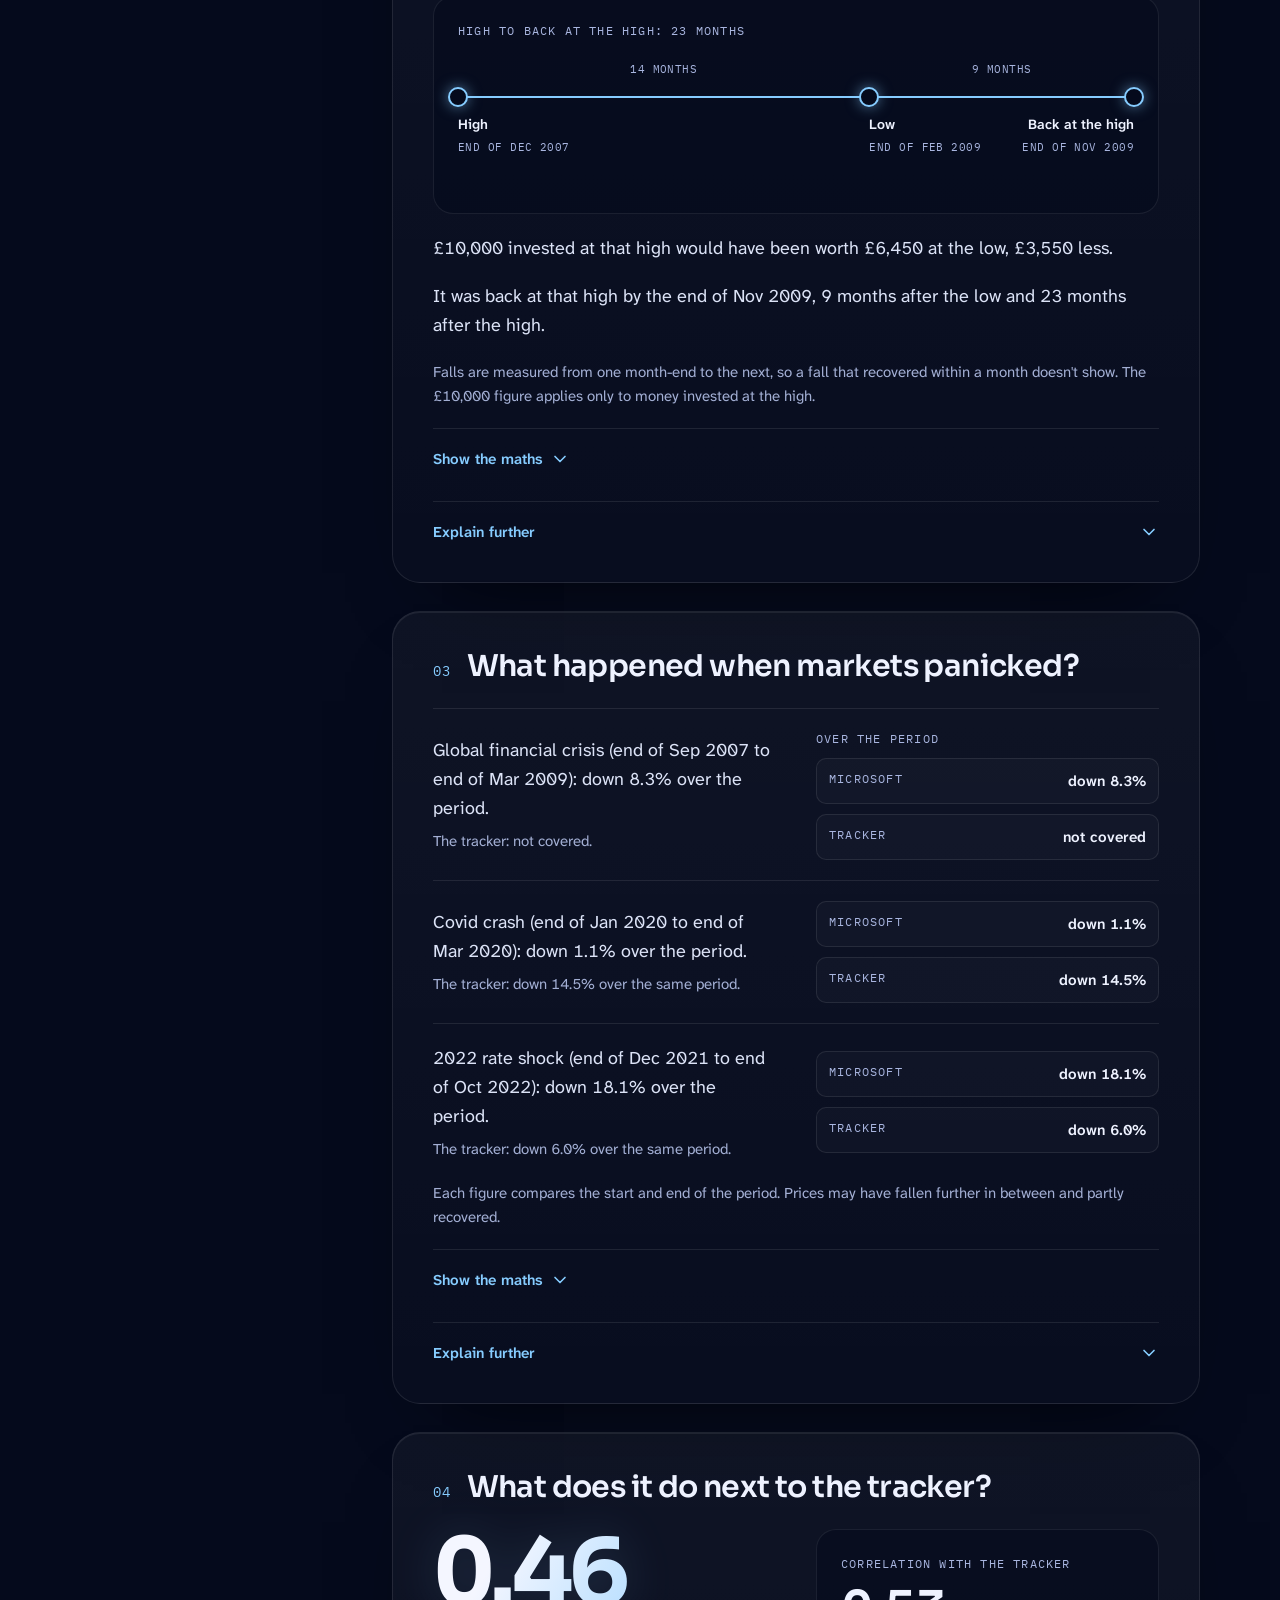
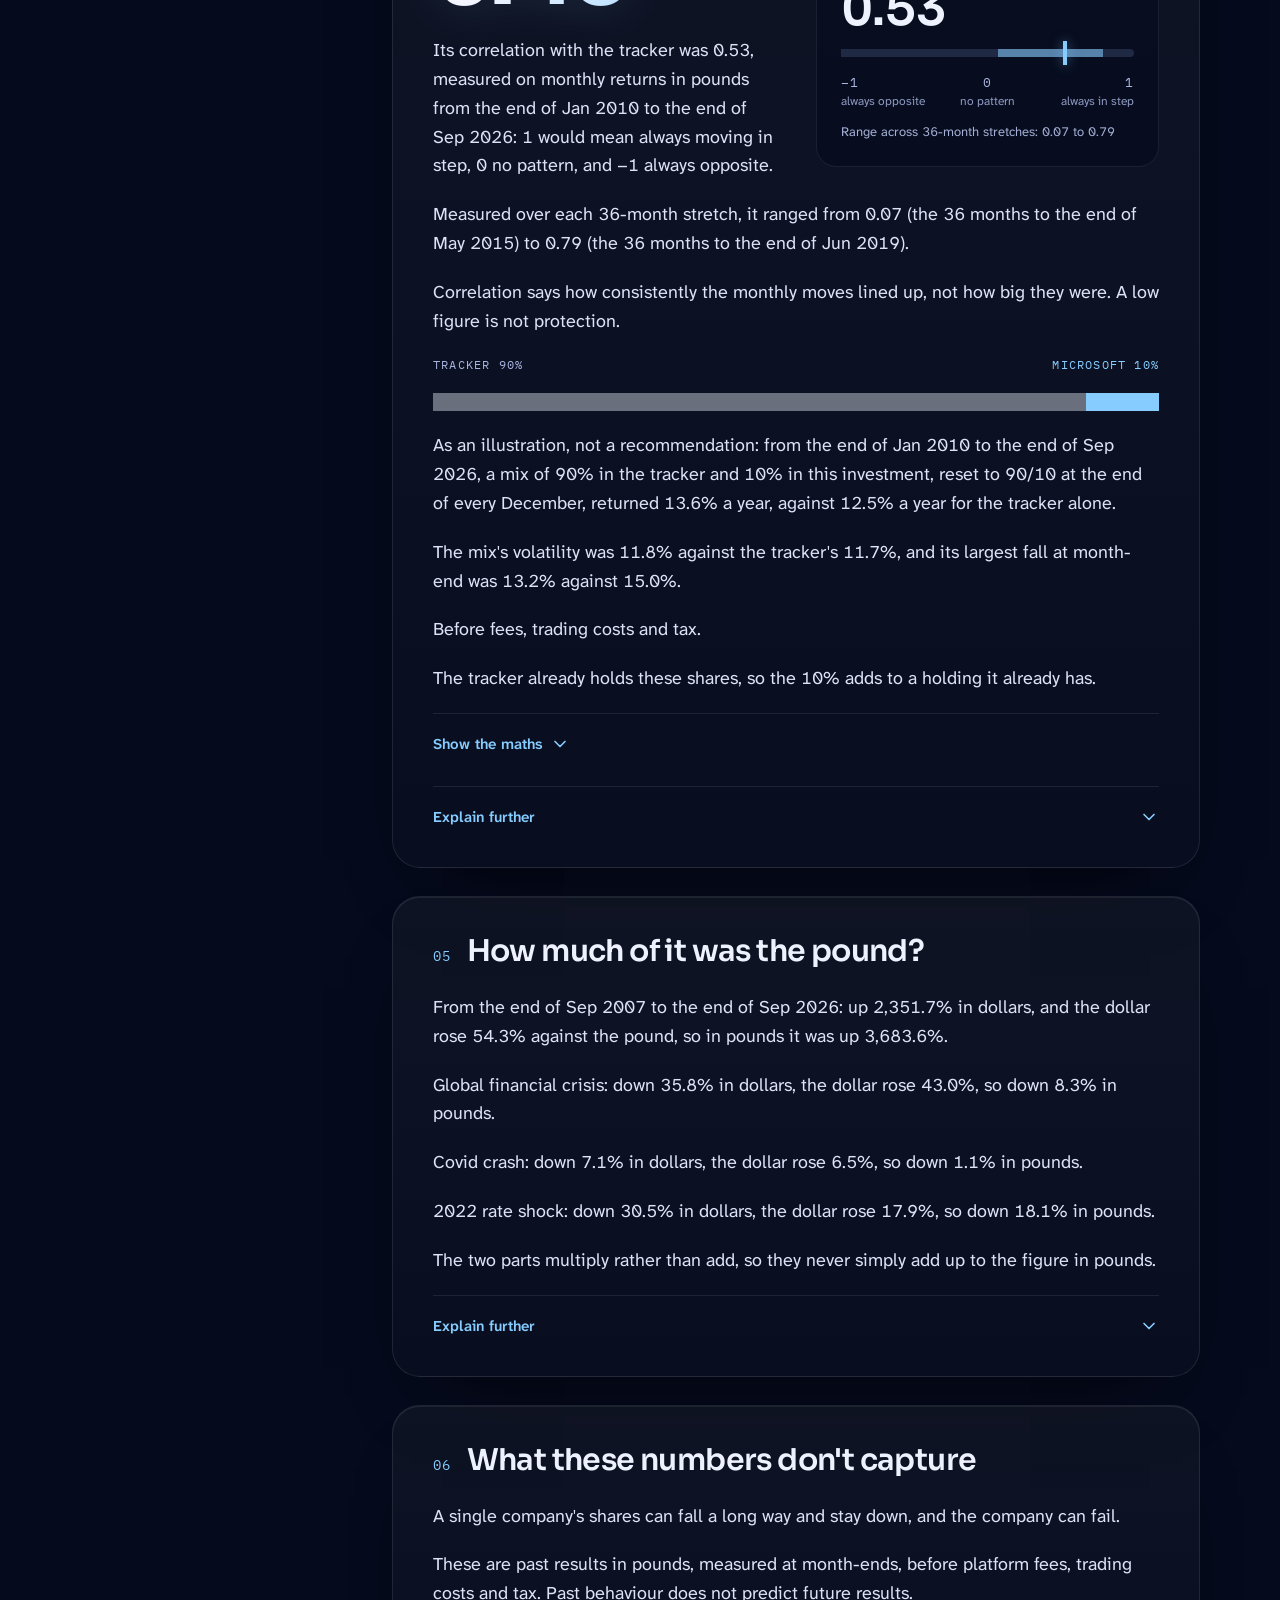
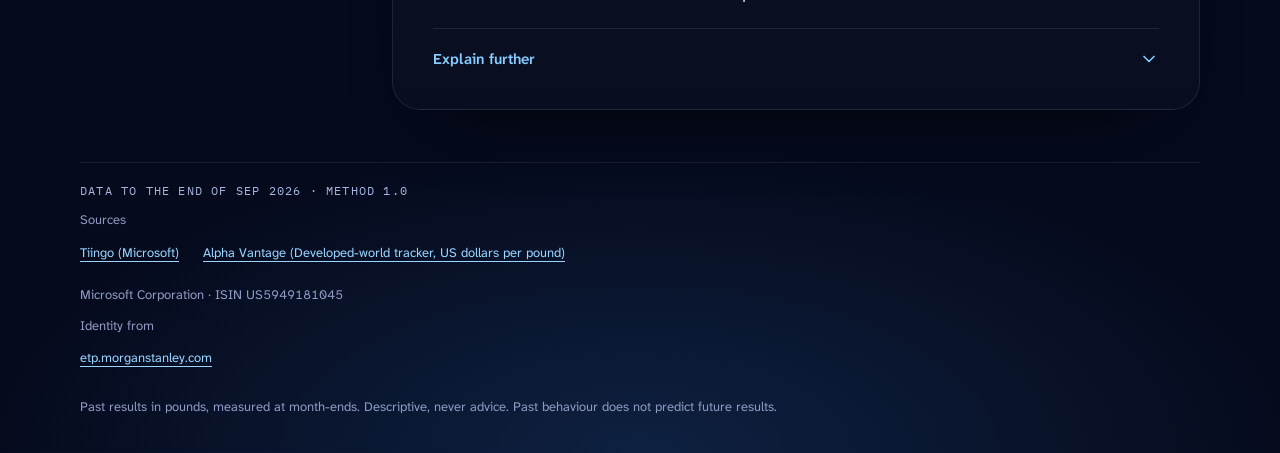
<file: site/msft/index.html>
<!doctype html>
<html lang="en-GB">
<head>
<meta charset="utf-8">
<meta name="viewport" content="width=device-width, initial-scale=1">
<title data-qx="title">Microsoft, in pounds · Quant Eyes</title>
<meta data-qx="description" data-qx-attr="content" content="How one more investment has behaved, and what it did next to a developed-world tracker. In plain English, in pounds." name="description">
<meta data-qx="og-title" data-qx-attr="content" content="Microsoft, in pounds · Quant Eyes" property="og:title">
<meta data-qx="og-description" data-qx-attr="content" content="How one more investment has behaved, and what it did next to a developed-world tracker. In plain English, in pounds." property="og:description">
<meta property="og:type" content="website">
<link rel="stylesheet" href="../assets/site.css">
<link rel="icon" type="image/svg+xml" href="../assets/brand/favicon.svg">
<script src="../assets/site.js" defer>
</script>
</head>
<body>
<header>
<a data-qx="site-name" href="../">Quant Eyes</a>
<p data-qx="not-advice">Not advice</p>
</header>
<main data-layout="asset">
<a data-qx="back" href="../">All investments</a>
<div data-layout="asset-intro">
<div data-layout="identity">
<p data-qx="kicker">Share · Nasdaq</p>
<h1 data-qx="asset-label">Microsoft</h1>
<p data-qx="asset-name">Microsoft Corporation · MSFT</p>
<div data-layout="tags">
<p data-qx="tag" data-qx-key="priced">Priced in US dollars</p>
<p data-qx="tag" data-qx-key="figures">Figures in pounds</p>
<p data-qx="tag" data-qx-key="data">Data to the end of Sep 2026</p>
</div>
</div>
<div data-layout="headline">
<p data-qx="section-label" data-qx-key="headline">The headline</p>
<p data-qx="no-headline">No reviewed headline for this data yet. A headline appears here only after a person has reviewed it.</p>
</div>
</div>
<div data-layout="asset-body">
<nav data-layout="rail">
<p data-qx="rail-label">The questions</p>
<div data-layout="rail-links">
<a href="#bumpy">
<span data-qx="rail-number" data-qx-key="bumpy">01</span>
<span data-qx="rail-title" data-qx-key="bumpy">How bumpy is the ride?</span>
</a>
<a href="#worst">
<span data-qx="rail-number" data-qx-key="worst">02</span>
<span data-qx="rail-title" data-qx-key="worst">What&#x27;s the worst it&#x27;s been?</span>
</a>
<a href="#panic">
<span data-qx="rail-number" data-qx-key="panic">03</span>
<span data-qx="rail-title" data-qx-key="panic">What happened when markets panicked?</span>
</a>
<a href="#next">
<span data-qx="rail-number" data-qx-key="next">04</span>
<span data-qx="rail-title" data-qx-key="next">What does it do next to the tracker?</span>
</a>
<a href="#pound">
<span data-qx="rail-number" data-qx-key="pound">05</span>
<span data-qx="rail-title" data-qx-key="pound">How much of it was the pound?</span>
</a>
<a href="#limits">
<span data-qx="rail-number" data-qx-key="limits">06</span>
<span data-qx="rail-title" data-qx-key="limits">What these numbers don&#x27;t capture</span>
</a>
</div>
<div data-layout="benchmark">
<p data-qx="compared-label">Compared with</p>
<p data-qx="benchmark-label">Developed-world tracker</p>
<p data-qx="benchmark-name">iShares Core MSCI World UCITS ETF · SWDA</p>
</div>
</nav>
<div data-layout="cards">
<div data-layout="guided-hint" hidden>
<button data-qx="guided-hint-open" type="button">Try guided mode: one question at a time</button>
<button data-qx="guided-hint-close" data-qx-attr="aria-label" aria-label="Close the hint" type="button"></button>
</div>
<nav data-layout="guided-controls" hidden>
<div data-layout="guided-mode">
<button data-qx="mode-guided" type="button" aria-pressed="false">Guided</button>
<button data-qx="mode-full" type="button" aria-pressed="true">Full page</button>
</div>
<div data-layout="guided-track">
<button data-qx="step-back" type="button">Back</button>
<ol data-layout="guided-steps">
<li data-layout="guided-step">
<button data-qx="step-node" data-qx-key="bumpy" data-qx-attr="aria-label" aria-label="Step 1: How bumpy is the ride?" type="button" data-step="bumpy"></button>
<span data-qx="step-label" data-qx-key="bumpy">Bumpy</span>
</li>
<li data-layout="guided-step">
<button data-qx="step-node" data-qx-key="worst" data-qx-attr="aria-label" aria-label="Step 2: What&#x27;s the worst it&#x27;s been?" type="button" data-step="worst"></button>
<span data-qx="step-label" data-qx-key="worst">Worst fall</span>
</li>
<li data-layout="guided-step">
<button data-qx="step-node" data-qx-key="panic" data-qx-attr="aria-label" aria-label="Step 3: What happened when markets panicked?" type="button" data-step="panic"></button>
<span data-qx="step-label" data-qx-key="panic">Panics</span>
</li>
<li data-layout="guided-step">
<button data-qx="step-node" data-qx-key="next" data-qx-attr="aria-label" aria-label="Step 4: What does it do next to the tracker?" type="button" data-step="next"></button>
<span data-qx="step-label" data-qx-key="next">Next to tracker</span>
</li>
<li data-layout="guided-step">
<button data-qx="step-node" data-qx-key="pound" data-qx-attr="aria-label" aria-label="Step 5: How much of it was the pound?" type="button" data-step="pound"></button>
<span data-qx="step-label" data-qx-key="pound">The pound</span>
</li>
<li data-layout="guided-step">
<button data-qx="step-node" data-qx-key="limits" data-qx-attr="aria-label" aria-label="Step 6: What these numbers don&#x27;t capture" type="button" data-step="limits"></button>
<span data-qx="step-label" data-qx-key="limits">Limits</span>
</li>
</ol>
<button data-qx="step-next" type="button">Next</button>
</div>
</nav>
<section id="bumpy">
<div data-layout="card-heading">
<p data-qx="card-number" data-qx-key="bumpy">01</p>
<h2 data-qx="card-title" data-qx-key="bumpy">How bumpy is the ride?</h2>
</div>
<div data-layout="card-lead">
<div data-layout="lead-copy">
<p data-qx="figure" data-qx-key="bumpy.volatility"><span data-layout="figure-text">22.6%</span></p>
<p data-qx="sentence" data-qx-key="bumpy.0">Its volatility was 22.6% a year, measured on monthly returns in pounds from the end of Sep 2007 to the end of Sep 2026.</p>
</div>
<div data-layout="bars">
<div data-layout="bar-visual">
<p data-qx="bars-label">Same months: Jan 2010 to Sep 2026</p>
<div data-layout="bar">
<p data-qx="bar-label" data-qx-key="bumpy.asset">Microsoft</p>
<p data-qx="bar-value" data-qx-key="bumpy.asset">21.3%</p>
<div data-layout="bar-track">
<span data-qx="size" data-qx-key="bumpy.asset" style="--qx-size:1.0000"></span>
</div>
</div>
<div data-layout="bar">
<p data-qx="bar-label" data-qx-key="bumpy.tracker">Developed-world tracker</p>
<p data-qx="bar-value" data-qx-key="bumpy.tracker">11.7%</p>
<div data-layout="bar-track">
<span data-qx="size" data-qx-key="bumpy.tracker" style="--qx-size:0.5493"></span>
</div>
</div>
</div>
<p data-qx="sentence" data-qx-key="bumpy.1">Over the same months as the tracker, from the end of Jan 2010 to the end of Sep 2026, it was 21.3% against the tracker&#x27;s 11.7%.</p>
</div>
</div>
<p data-qx="sentence" data-qx-key="bumpy.2">Volatility measures how widely returns swung around their average, up as well as down. It describes the past, not the future.</p>
<details>
<summary>
<span data-qx="maths-show" data-qx-key="bumpy">Show the maths</span>
<span data-qx="maths-hide" data-qx-key="bumpy" hidden>Hide the maths</span>
</summary>
<p data-qx="maths-method" data-qx-key="bumpy">A month&#x27;s return is the change in value from one month-end to the next, in pounds, with any income reinvested. Volatility is the standard deviation of those monthly returns (the sample version, dividing by one fewer than the number of months), multiplied by √12 to make it a yearly figure. That step treats months as independent, which is an approximation.</p>
<table>
<thead>
<tr>
<th data-qx="maths-head" data-qx-key="bumpy.figure" scope="col">Figure</th>
<th data-qx="maths-head" data-qx-key="bumpy.value" scope="col">Value</th>
<th data-qx="maths-head" data-qx-key="bumpy.period" scope="col">Period</th>
</tr>
</thead>
<tbody>
<tr>
<th data-qx="maths-figure" data-qx-key="bumpy.volatility" scope="row">Volatility, a year</th>
<td data-qx="maths-value" data-qx-key="bumpy.volatility">22.6%</td>
<td data-qx="maths-period" data-qx-key="bumpy.volatility">Sep 2007 to Sep 2026</td>
</tr>
<tr>
<th data-qx="maths-figure" data-qx-key="bumpy.volatility_common" scope="row">Same months as the tracker</th>
<td data-qx="maths-value" data-qx-key="bumpy.volatility_common">21.3%</td>
<td data-qx="maths-period" data-qx-key="bumpy.volatility_common">Jan 2010 to Sep 2026</td>
</tr>
<tr>
<th data-qx="maths-figure" data-qx-key="bumpy.tracker_volatility" scope="row">The tracker, same months</th>
<td data-qx="maths-value" data-qx-key="bumpy.tracker_volatility">11.7%</td>
<td data-qx="maths-period" data-qx-key="bumpy.tracker_volatility">Jan 2010 to Sep 2026</td>
</tr>
</tbody>
</table>
<p data-qx="maths-note" data-qx-key="bumpy">Periods run from month-end to month-end. Each figure is rounded once, from the unrounded calculation.</p>
<p data-qx="maths-sources" data-qx-key="bumpy">Sources: Tiingo (Microsoft); Alpha Vantage (Developed-world tracker, US dollars per pound). Method 1.0.</p>
</details>
<details data-layout="guided">
<summary>
<span data-qx="more-open" data-qx-key="bumpy">Explain further</span>
</summary>
<div data-layout="guided-everyday">
<p data-qx="everyday-label" data-qx-key="bumpy">In everyday terms</p>
<p data-qx="everyday" data-qx-key="bumpy">Two roads to the same town, one flat, one hilly. Volatility measures the hills, not where the road ends up.</p>
</div>
<div data-layout="guided-panels">
<div data-layout="guided-panel">
<p data-qx="more-number" data-qx-key="bumpy.1">01</p>
<h3 data-qx="more-title" data-qx-key="bumpy.1">What goes in</h3>
<p data-qx="more-text" data-qx-key="bumpy.1">One number for each month: how much a holding changed in pounds from one month-end to the next, with any income added back, from the end of Sep 2007 to the end of Sep 2026.</p>
</div>
<div data-layout="guided-panel">
<p data-qx="more-number" data-qx-key="bumpy.2">02</p>
<h3 data-qx="more-title" data-qx-key="bumpy.2">How spread out they were</h3>
<p data-qx="more-text" data-qx-key="bumpy.2">Volatility measures how far those monthly changes typically sat from their average, rises and falls alike. Bigger swings either way give a higher figure.</p>
</div>
<div data-layout="guided-panel">
<p data-qx="more-number" data-qx-key="bumpy.3">03</p>
<h3 data-qx="more-title" data-qx-key="bumpy.3">Why &quot;a year&quot;</h3>
<p data-qx="more-text" data-qx-key="bumpy.3">The monthly spread is scaled to a yearly figure by multiplying it by the square root of 12. It is the usual convention, so investments can be compared on the same footing.</p>
</div>
<div data-layout="guided-panel">
<p data-qx="more-number" data-qx-key="bumpy.4">04</p>
<h3 data-qx="more-title" data-qx-key="bumpy.4">Next to the tracker</h3>
<p data-qx="more-text" data-qx-key="bumpy.4">Over the months both cover, from the end of Jan 2010 to the end of Sep 2026: 21.3%, against 11.7% for the developed-world tracker.</p>
</div>
<div data-layout="guided-panel">
<p data-qx="more-number" data-qx-key="bumpy.5">05</p>
<h3 data-qx="more-title" data-qx-key="bumpy.5">What it can&#x27;t tell you</h3>
<p data-qx="more-text" data-qx-key="bumpy.5">It treats a rise and a fall of the same size alike, and it says nothing about next month. A calm stretch can end suddenly.</p>
</div>
</div>
</details>
</section>
<section id="worst">
<div data-layout="card-heading">
<p data-qx="card-number" data-qx-key="worst">02</p>
<h2 data-qx="card-title" data-qx-key="worst">What&#x27;s the worst it&#x27;s been?</h2>
</div>
<div data-layout="card-lead">
<div data-layout="lead-copy">
<p data-qx="figure" data-qx-key="worst.fall"><span data-layout="figure-text">35.5%</span></p>
<p data-qx="sentence" data-qx-key="worst.0">Since the end of Sep 2007, its largest fall, measured at month-end, was 35.5%: from its high at the end of Dec 2007 to its low at the end of Feb 2009, 14 months later.</p>
</div>
<div data-layout="drain">
<p data-qx="drain-label">£10,000 invested at the high</p>
<p data-qx="figure" data-qx-key="worst.ten_thousand_left" data-qx-from="10000"><span data-layout="figure-text">£6,450</span></p>
<p data-qx="drain-period">Dec 2007 to Feb 2009</p>
<div data-layout="drain-track">
<span data-qx="size" data-qx-key="worst.drain" style="--qx-size:0.6450"></span>
</div>
<p data-qx="drain-left">£6,450 at the low</p>
<p data-qx="drain-lost">£3,550 less</p>
</div>
</div>
<div data-layout="timeline">
<p data-qx="timeline-label">High to back at the high: 23 months</p>
<div data-layout="timeline-container">
<div data-layout="timeline-track">
<p data-qx="segment" data-qx-key="worst.fall">14 months</p>
<span data-qx="size" data-qx-key="worst.fall" style="--qx-size:0.6087"></span>
<p data-qx="segment" data-qx-key="worst.recovery">9 months</p>
<span data-qx="size" data-qx-key="worst.recovery" style="--qx-size:0.3913"></span>
<div data-layout="timeline-point" data-point="high">
<p data-qx="point-label" data-qx-key="high">High</p>
<p data-qx="point-date" data-qx-key="high">end of Dec 2007</p>
</div>
<div data-layout="timeline-point" data-point="low">
<p data-qx="point-label" data-qx-key="low">Low</p>
<p data-qx="point-date" data-qx-key="low">end of Feb 2009</p>
</div>
<div data-layout="timeline-point" data-point="back">
<p data-qx="point-label" data-qx-key="back">Back at the high</p>
<p data-qx="point-date" data-qx-key="back">end of Nov 2009</p>
</div>
</div>
</div>
</div>
<p data-qx="sentence" data-qx-key="worst.1">£10,000 invested at that high would have been worth £6,450 at the low, £3,550 less.</p>
<p data-qx="sentence" data-qx-key="worst.2">It was back at that high by the end of Nov 2009, 9 months after the low and 23 months after the high.</p>
<p data-qx="sentence" data-qx-key="worst.3">Falls are measured from one month-end to the next, so a fall that recovered within a month doesn&#x27;t show. The £10,000 figure applies only to money invested at the high.</p>
<details>
<summary>
<span data-qx="maths-show" data-qx-key="worst">Show the maths</span>
<span data-qx="maths-hide" data-qx-key="worst" hidden>Hide the maths</span>
</summary>
<p data-qx="maths-method" data-qx-key="worst">At each month-end the value is compared with the highest month-end value so far. The largest fall is the deepest drop below that high; if two are equally deep, the earlier counts. The first month in the data counts as a high, so a fall that began earlier is measured only from there. The high is the last month-end at that level before the low; back at the high is the first month-end at or above it. Months are counted between month-ends. The £10,000 figure is £10,000 × (1 − the fall), rounded to the nearest £10.</p>
<table>
<thead>
<tr>
<th data-qx="maths-head" data-qx-key="worst.figure" scope="col">Figure</th>
<th data-qx="maths-head" data-qx-key="worst.value" scope="col">Value</th>
<th data-qx="maths-head" data-qx-key="worst.period" scope="col">Period</th>
</tr>
</thead>
<tbody>
<tr>
<th data-qx="maths-figure" data-qx-key="worst.fall" scope="row">Largest fall since Sep 2007</th>
<td data-qx="maths-value" data-qx-key="worst.fall">35.5%</td>
<td data-qx="maths-period" data-qx-key="worst.fall">Dec 2007 to Feb 2009</td>
</tr>
<tr>
<th data-qx="maths-figure" data-qx-key="worst.months_to_low" scope="row">High to low</th>
<td data-qx="maths-value" data-qx-key="worst.months_to_low">14 months</td>
<td data-qx="maths-period" data-qx-key="worst.months_to_low">Dec 2007 to Feb 2009</td>
</tr>
<tr>
<th data-qx="maths-figure" data-qx-key="worst.ten_thousand_left" scope="row">£10,000 at the high, worth at the low</th>
<td data-qx="maths-value" data-qx-key="worst.ten_thousand_left">£6,450</td>
<td data-qx="maths-period" data-qx-key="worst.ten_thousand_left">Dec 2007 to Feb 2009</td>
</tr>
<tr>
<th data-qx="maths-figure" data-qx-key="worst.ten_thousand_lost" scope="row">£10,000 at the high, less at the low</th>
<td data-qx="maths-value" data-qx-key="worst.ten_thousand_lost">£3,550</td>
<td data-qx="maths-period" data-qx-key="worst.ten_thousand_lost">Dec 2007 to Feb 2009</td>
</tr>
<tr>
<th data-qx="maths-figure" data-qx-key="worst.months_to_recover" scope="row">Low to back at the high</th>
<td data-qx="maths-value" data-qx-key="worst.months_to_recover">9 months</td>
<td data-qx="maths-period" data-qx-key="worst.months_to_recover">Feb 2009 to Nov 2009</td>
</tr>
<tr>
<th data-qx="maths-figure" data-qx-key="worst.months_underwater" scope="row">Time below the high</th>
<td data-qx="maths-value" data-qx-key="worst.months_underwater">23 months</td>
<td data-qx="maths-period" data-qx-key="worst.months_underwater">Dec 2007 to Nov 2009</td>
</tr>
</tbody>
</table>
<p data-qx="maths-note" data-qx-key="worst">Periods run from month-end to month-end. Each figure is rounded once, from the unrounded calculation.</p>
<p data-qx="maths-sources" data-qx-key="worst">Sources: Tiingo (Microsoft); Alpha Vantage (US dollars per pound). Method 1.0.</p>
</details>
<details data-layout="guided">
<summary>
<span data-qx="more-open" data-qx-key="worst">Explain further</span>
</summary>
<div data-layout="guided-everyday">
<p data-qx="everyday-label" data-qx-key="worst">In everyday terms</p>
<p data-qx="everyday" data-qx-key="worst">The deepest dip on a walk, measured from the highest point you&#x27;d reached so far.</p>
</div>
<div data-layout="guided-panels">
<div data-layout="guided-panel">
<p data-qx="more-number" data-qx-key="worst.1">01</p>
<h3 data-qx="more-title" data-qx-key="worst.1">From high to low</h3>
<p data-qx="more-text" data-qx-key="worst.1">14 months, from the end of Dec 2007 to the end of Feb 2009.</p>
</div>
<div data-layout="guided-panel">
<p data-qx="more-number" data-qx-key="worst.2">02</p>
<h3 data-qx="more-title" data-qx-key="worst.2">In money</h3>
<p data-qx="more-text" data-qx-key="worst.2">£10,000 invested at that high would have been worth £6,450 at the low, £3,550 less. That applies only to money put in at the high.</p>
</div>
<div data-layout="guided-panel">
<p data-qx="more-number" data-qx-key="worst.3">03</p>
<h3 data-qx="more-title" data-qx-key="worst.3">Getting back</h3>
<p data-qx="more-text" data-qx-key="worst.3">It was back at that high by the end of Nov 2009: 9 months after the low, 23 months after the high.</p>
</div>
<div data-layout="guided-panel">
<p data-qx="more-number" data-qx-key="worst.4">04</p>
<h3 data-qx="more-title" data-qx-key="worst.4">What month-ends hide</h3>
<p data-qx="more-text" data-qx-key="worst.4">A fall that recovered within the same month doesn&#x27;t show, so the worst moment may have been deeper.</p>
</div>
</div>
</details>
</section>
<section id="panic">
<div data-layout="card-heading">
<p data-qx="card-number" data-qx-key="panic">03</p>
<h2 data-qx="card-title" data-qx-key="panic">What happened when markets panicked?</h2>
</div>
<div data-layout="episode">
<div data-layout="episode-copy">
<p data-qx="sentence" data-qx-key="panic.0">Global financial crisis (end of Sep 2007 to end of Mar 2009): down 8.3% over the period.</p>
<p data-qx="sentence" data-qx-key="panic.1">The tracker: not covered.</p>
</div>
<div data-layout="chips">
<p data-qx="chips-label">Over the period</p>
<div data-layout="chip">
<p data-qx="chip-label" data-qx-key="gfc.asset">Microsoft</p>
<p data-qx="chip-value" data-qx-key="gfc.asset">down 8.3%</p>
</div>
<div data-layout="chip">
<p data-qx="chip-label" data-qx-key="gfc.tracker">Tracker</p>
<p data-qx="chip-value" data-qx-key="gfc.tracker">not covered</p>
</div>
</div>
</div>
<div data-layout="episode">
<div data-layout="episode-copy">
<p data-qx="sentence" data-qx-key="panic.2">Covid crash (end of Jan 2020 to end of Mar 2020): down 1.1% over the period.</p>
<p data-qx="sentence" data-qx-key="panic.3">The tracker: down 14.5% over the same period.</p>
</div>
<div data-layout="chips">
<div data-layout="chip">
<p data-qx="chip-label" data-qx-key="covid.asset">Microsoft</p>
<p data-qx="chip-value" data-qx-key="covid.asset">down 1.1%</p>
</div>
<div data-layout="chip">
<p data-qx="chip-label" data-qx-key="covid.tracker">Tracker</p>
<p data-qx="chip-value" data-qx-key="covid.tracker">down 14.5%</p>
</div>
</div>
</div>
<div data-layout="episode">
<div data-layout="episode-copy">
<p data-qx="sentence" data-qx-key="panic.4">2022 rate shock (end of Dec 2021 to end of Oct 2022): down 18.1% over the period.</p>
<p data-qx="sentence" data-qx-key="panic.5">The tracker: down 6.0% over the same period.</p>
</div>
<div data-layout="chips">
<div data-layout="chip">
<p data-qx="chip-label" data-qx-key="rate_shock.asset">Microsoft</p>
<p data-qx="chip-value" data-qx-key="rate_shock.asset">down 18.1%</p>
</div>
<div data-layout="chip">
<p data-qx="chip-label" data-qx-key="rate_shock.tracker">Tracker</p>
<p data-qx="chip-value" data-qx-key="rate_shock.tracker">down 6.0%</p>
</div>
</div>
</div>
<p data-qx="sentence" data-qx-key="panic.6">Each figure compares the start and end of the period. Prices may have fallen further in between and partly recovered.</p>
<details>
<summary>
<span data-qx="maths-show" data-qx-key="panic">Show the maths</span>
<span data-qx="maths-hide" data-qx-key="panic" hidden>Hide the maths</span>
</summary>
<p data-qx="maths-method" data-qx-key="panic">Each window runs from the month-end before it starts to the month-end it finishes: the 2022 rate shock runs from the end of Dec 2021 to the end of Oct 2022. The figure is the change between those two month-ends, not the largest fall inside the window. A window is shown only if the data covers both month-ends; it is never shortened to fit.</p>
<p data-qx="maths-note" data-qx-key="panic">Periods run from month-end to month-end. Each figure is rounded once, from the unrounded calculation.</p>
<p data-qx="maths-sources" data-qx-key="panic">Sources: Tiingo (Microsoft); Alpha Vantage (Developed-world tracker, US dollars per pound). Method 1.0.</p>
</details>
<details data-layout="guided">
<summary>
<span data-qx="more-open" data-qx-key="panic">Explain further</span>
</summary>
<div data-layout="guided-everyday">
<p data-qx="everyday-label" data-qx-key="panic">In everyday terms</p>
<p data-qx="everyday" data-qx-key="panic">Three storms, and how it came out of each one, start to finish.</p>
</div>
<div data-layout="guided-panels">
<div data-layout="guided-panel">
<p data-qx="more-number" data-qx-key="panic.1">01</p>
<h3 data-qx="more-title" data-qx-key="panic.1">Three named periods</h3>
<p data-qx="more-text" data-qx-key="panic.1">Global financial crisis: down 8.3%. Covid crash: down 1.1%. 2022 rate shock: down 18.1%. In pounds, from the start to the end of each period.</p>
</div>
<div data-layout="guided-panel">
<p data-qx="more-number" data-qx-key="panic.2">02</p>
<h3 data-qx="more-title" data-qx-key="panic.2">Why the dollar matters here</h3>
<p data-qx="more-text" data-qx-key="panic.2">Over the global financial crisis it was down 35.8% in dollars, and the dollar rose 43.0% against the pound, so in pounds it was down 8.3%. Step 5 shows how the two parts combine.</p>
</div>
<div data-layout="guided-panel">
<p data-qx="more-number" data-qx-key="panic.3">03</p>
<h3 data-qx="more-title" data-qx-key="panic.3">What start-to-end hides</h3>
<p data-qx="more-text" data-qx-key="panic.3">Prices may have fallen further in between and partly recovered before the period ended.</p>
</div>
</div>
</details>
</section>
<section id="next">
<div data-layout="card-heading">
<p data-qx="card-number" data-qx-key="next">04</p>
<h2 data-qx="card-title" data-qx-key="next">
<button type="button" data-accordion-toggle="" aria-expanded="true" aria-disabled="true" aria-controls="next-content">What does it do next to the tracker?
</button>
</h2>
</div>
<div data-layout="card-content" id="next-content">
<div data-layout="card-lead">
<div data-layout="lead-copy">
<p data-qx="figure" data-qx-key="next.correlation"><span data-layout="figure-text">0.53</span></p>
<p data-qx="sentence" data-qx-key="next.0">Its correlation with the tracker was 0.53, measured on monthly returns in pounds from the end of Jan 2010 to the end of Sep 2026: 1 would mean always moving in step, 0 no pattern, and −1 always opposite.</p>
</div>
<div data-layout="correlation">
<p data-qx="scale-label">Correlation with the tracker</p>
<p data-qx="scale-value" data-qx-key="next.correlation">0.53</p>
<span data-qx="size" data-qx-key="next.correlation" style="--qx-size:0.7650"></span>
<div data-layout="scale-points">
<div data-layout="scale-point">
<p data-qx="scale-mark" data-qx-key="low">−1</p>
<p data-qx="scale-note" data-qx-key="low">always opposite</p>
</div>
<div data-layout="scale-point">
<p data-qx="scale-mark" data-qx-key="mid">0</p>
<p data-qx="scale-note" data-qx-key="mid">no pattern</p>
</div>
<div data-layout="scale-point">
<p data-qx="scale-mark" data-qx-key="high">1</p>
<p data-qx="scale-note" data-qx-key="high">always in step</p>
</div>
</div>
<p data-qx="range">Range across 36-month stretches: 0.07 to 0.79</p>
<span data-qx="size" data-qx-key="next.range-low" style="--qx-size:0.5350"></span>
<span data-qx="size" data-qx-key="next.range-high" style="--qx-size:0.8950"></span>
</div>
</div>
<p data-qx="sentence" data-qx-key="next.1">Measured over each 36-month stretch, it ranged from 0.07 (the 36 months to the end of May 2015) to 0.79 (the 36 months to the end of Jun 2019).</p>
<p data-qx="sentence" data-qx-key="next.2">Correlation says how consistently the monthly moves lined up, not how big they were. A low figure is not protection.</p>
<div data-layout="mix">
<p data-qx="mix-part" data-qx-key="next.tracker">Tracker 90%</p>
<span data-qx="size" data-qx-key="next.tracker" style="--qx-size:0.9000"></span>
<p data-qx="mix-part" data-qx-key="next.asset">Microsoft 10%</p>
<span data-qx="size" data-qx-key="next.asset" style="--qx-size:0.1000"></span>
</div>
<p data-qx="sentence" data-qx-key="next.3">As an illustration, not a recommendation: from the end of Jan 2010 to the end of Sep 2026, a mix of 90% in the tracker and 10% in this investment, reset to 90/10 at the end of every December, returned 13.6% a year, against 12.5% a year for the tracker alone.</p>
<p data-qx="sentence" data-qx-key="next.4">The mix&#x27;s volatility was 11.8% against the tracker&#x27;s 11.7%, and its largest fall at month-end was 13.2% against 15.0%.</p>
<p data-qx="sentence" data-qx-key="next.5">Before fees, trading costs and tax.</p>
<p data-qx="sentence" data-qx-key="next.6">The tracker already holds these shares, so the 10% adds to a holding it already has.</p>
<details>
<summary>
<span data-qx="maths-show" data-qx-key="next">Show the maths</span>
<span data-qx="maths-hide" data-qx-key="next" hidden>Hide the maths</span>
</summary>
<p data-qx="maths-method" data-qx-key="next">Correlation is the Pearson correlation of the two sets of monthly returns in pounds, over the months both cover. The 36-month range repeats it for every run of 36 consecutive months and shows the lowest and highest. The 90/10 mix starts at 90% tracker and 10% this investment; each part grows or shrinks with its own returns, and at the end of every December the mix is reset to 90/10. A yearly figure is the total return turned into a compound rate: (1 + total return)^(12 ÷ months) − 1. Before fees, with no trading costs or tax.</p>
<p data-qx="maths-note" data-qx-key="next">Periods run from month-end to month-end. Each figure is rounded once, from the unrounded calculation.</p>
<p data-qx="maths-sources" data-qx-key="next">Sources: Tiingo (Microsoft); Alpha Vantage (Developed-world tracker, US dollars per pound). Method 1.0.</p>
</details>
<details data-layout="guided">
<summary>
<span data-qx="more-open" data-qx-key="next">Explain further</span>
</summary>
<div data-layout="guided-everyday">
<p data-qx="everyday-label" data-qx-key="next">In everyday terms</p>
<p data-qx="everyday" data-qx-key="next">Two friends&#x27; moods: near 1, when one is up the other usually is too; near 0, one&#x27;s mood tells you nothing about the other&#x27;s.</p>
</div>
<div data-layout="guided-panels">
<div data-layout="guided-panel">
<p data-qx="more-number" data-qx-key="next.1">01</p>
<h3 data-qx="more-title" data-qx-key="next.1">What the number means</h3>
<p data-qx="more-text" data-qx-key="next.1">1 would mean always moving in step, 0 no pattern, and −1 always opposite. It measures how consistently the monthly moves lined up, not how big they were.</p>
</div>
<div data-layout="guided-panel">
<p data-qx="more-number" data-qx-key="next.2">02</p>
<h3 data-qx="more-title" data-qx-key="next.2">It moves around</h3>
<p data-qx="more-text" data-qx-key="next.2">Over each 36-month stretch it ranged from 0.07 (the 36 months to the end of May 2015) to 0.79 (to the end of Jun 2019).</p>
</div>
<div data-layout="guided-panel">
<p data-qx="more-number" data-qx-key="next.3">03</p>
<h3 data-qx="more-title" data-qx-key="next.3">A 90/10 illustration</h3>
<p data-qx="more-text" data-qx-key="next.3">90% in the tracker and 10% in this investment, reset every December: 13.6% a year against 12.5% for the tracker alone, with volatility of 11.8% against 11.7%. An illustration, not a recommendation, before fees, trading costs and tax.</p>
</div>
<div data-layout="guided-panel">
<p data-qx="more-number" data-qx-key="next.4">04</p>
<h3 data-qx="more-title" data-qx-key="next.4">Not protection</h3>
<p data-qx="more-text" data-qx-key="next.4">A low figure does not mean it protects a portfolio: correlation says nothing about how big the moves were.</p>
</div>
<div data-layout="guided-panel">
<p data-qx="more-number" data-qx-key="next.5">05</p>
<h3 data-qx="more-title" data-qx-key="next.5">You may already hold it</h3>
<p data-qx="more-text" data-qx-key="next.5">The tracker already holds these shares, so the 10% adds to a holding it already has.</p>
</div>
</div>
</details>
</div>
</section>
<section id="pound">
<div data-layout="card-heading">
<p data-qx="card-number" data-qx-key="pound">05</p>
<h2 data-qx="card-title" data-qx-key="pound">
<button type="button" data-accordion-toggle="" aria-expanded="true" aria-disabled="true" aria-controls="pound-content">How much of it was the pound?
</button>
</h2>
</div>
<div data-layout="card-content" id="pound-content">
<p data-qx="sentence" data-qx-key="pound.0">From the end of Sep 2007 to the end of Sep 2026: up 2,351.7% in dollars, and the dollar rose 54.3% against the pound, so in pounds it was up 3,683.6%.</p>
<p data-qx="sentence" data-qx-key="pound.1">Global financial crisis: down 35.8% in dollars, the dollar rose 43.0%, so down 8.3% in pounds.</p>
<p data-qx="sentence" data-qx-key="pound.2">Covid crash: down 7.1% in dollars, the dollar rose 6.5%, so down 1.1% in pounds.</p>
<p data-qx="sentence" data-qx-key="pound.3">2022 rate shock: down 30.5% in dollars, the dollar rose 17.9%, so down 18.1% in pounds.</p>
<p data-qx="sentence" data-qx-key="pound.4">The two parts multiply rather than add, so they never simply add up to the figure in pounds.</p>
<details data-layout="guided">
<summary>
<span data-qx="more-open" data-qx-key="pound">Explain further</span>
</summary>
<div data-layout="guided-everyday">
<p data-qx="everyday-label" data-qx-key="pound">In everyday terms</p>
<p data-qx="everyday" data-qx-key="pound">Buying something abroad: the price can change, and so can the exchange rate. You feel both.</p>
</div>
<div data-layout="guided-panels">
<div data-layout="guided-panel">
<p data-qx="more-number" data-qx-key="pound.1">01</p>
<h3 data-qx="more-title" data-qx-key="pound.1">Two parts</h3>
<p data-qx="more-text" data-qx-key="pound.1">What it did in dollars, and what the dollar did against the pound. A UK holder gets both.</p>
</div>
<div data-layout="guided-panel">
<p data-qx="more-number" data-qx-key="pound.2">02</p>
<h3 data-qx="more-title" data-qx-key="pound.2">How they combine</h3>
<p data-qx="more-text" data-qx-key="pound.2">Over the whole period: up 2,351.7% in dollars, the dollar rose 54.3% against the pound, so up 3,683.6% in pounds. The two parts multiply rather than add, so they never simply add up.</p>
</div>
<div data-layout="guided-panel">
<p data-qx="more-number" data-qx-key="pound.3">03</p>
<h3 data-qx="more-title" data-qx-key="pound.3">It cuts both ways</h3>
<p data-qx="more-text" data-qx-key="pound.3">When the pound rises against the dollar, a dollar holding loses some of its gain for a UK holder.</p>
</div>
</div>
</details>
</div>
</section>
<section id="limits">
<div data-layout="card-heading">
<p data-qx="card-number" data-qx-key="limits">06</p>
<h2 data-qx="card-title" data-qx-key="limits">What these numbers don&#x27;t capture</h2>
</div>
<p data-qx="sentence" data-qx-key="limits.0">A single company&#x27;s shares can fall a long way and stay down, and the company can fail.</p>
<p data-qx="sentence" data-qx-key="limits.1">These are past results in pounds, measured at month-ends, before platform fees, trading costs and tax. Past behaviour does not predict future results.</p>
<details data-layout="guided">
<summary>
<span data-qx="more-open" data-qx-key="limits">Explain further</span>
</summary>
<div data-layout="guided-everyday">
<p data-qx="everyday-label" data-qx-key="limits">In everyday terms</p>
<p data-qx="everyday" data-qx-key="limits">A rear-view mirror: it shows clearly where you&#x27;ve been, not what&#x27;s round the next bend.</p>
</div>
<div data-layout="guided-panels">
<div data-layout="guided-panel">
<p data-qx="more-number" data-qx-key="limits.1">01</p>
<h3 data-qx="more-title" data-qx-key="limits.1">The basis</h3>
<p data-qx="more-text" data-qx-key="limits.1">Past results in pounds, measured at month-ends, before platform fees, trading costs and tax.</p>
</div>
<div data-layout="guided-panel">
<p data-qx="more-number" data-qx-key="limits.2">02</p>
<h3 data-qx="more-title" data-qx-key="limits.2">Not a forecast</h3>
<p data-qx="more-text" data-qx-key="limits.2">Past behaviour does not predict future results. Nothing here says what to do.</p>
</div>
</div>
</details>
</section>
</div>
</div>
</main>
<footer>
<p data-qx="footer-data">Data to the end of Sep 2026 · Method 1.0</p>
<div data-layout="sources">
<p data-qx="sources-label">Sources</p>
<a data-qx="source" data-qx-key="Tiingo" href="https://www.tiingo.com">Tiingo (Microsoft)</a>
<a data-qx="source" data-qx-key="Alpha Vantage" href="https://www.alphavantage.co">Alpha Vantage (Developed-world tracker, US dollars per pound)</a>
</div>
<p data-qx="identity">Microsoft Corporation · ISIN US5949181045</p>
<div data-layout="identity-sources">
<p data-qx="identity-label">Identity from</p>
<a data-qx="identity-source" data-qx-key="1" href="https://etp.morganstanley.com/fr/en/underlying-details/msft_us_equity">etp.morganstanley.com</a>
</div>
<p data-qx="disclaimer">Past results in pounds, measured at month-ends. Descriptive, never advice. Past behaviour does not predict future results.</p>
</footer>
</body>
</html>
</file>
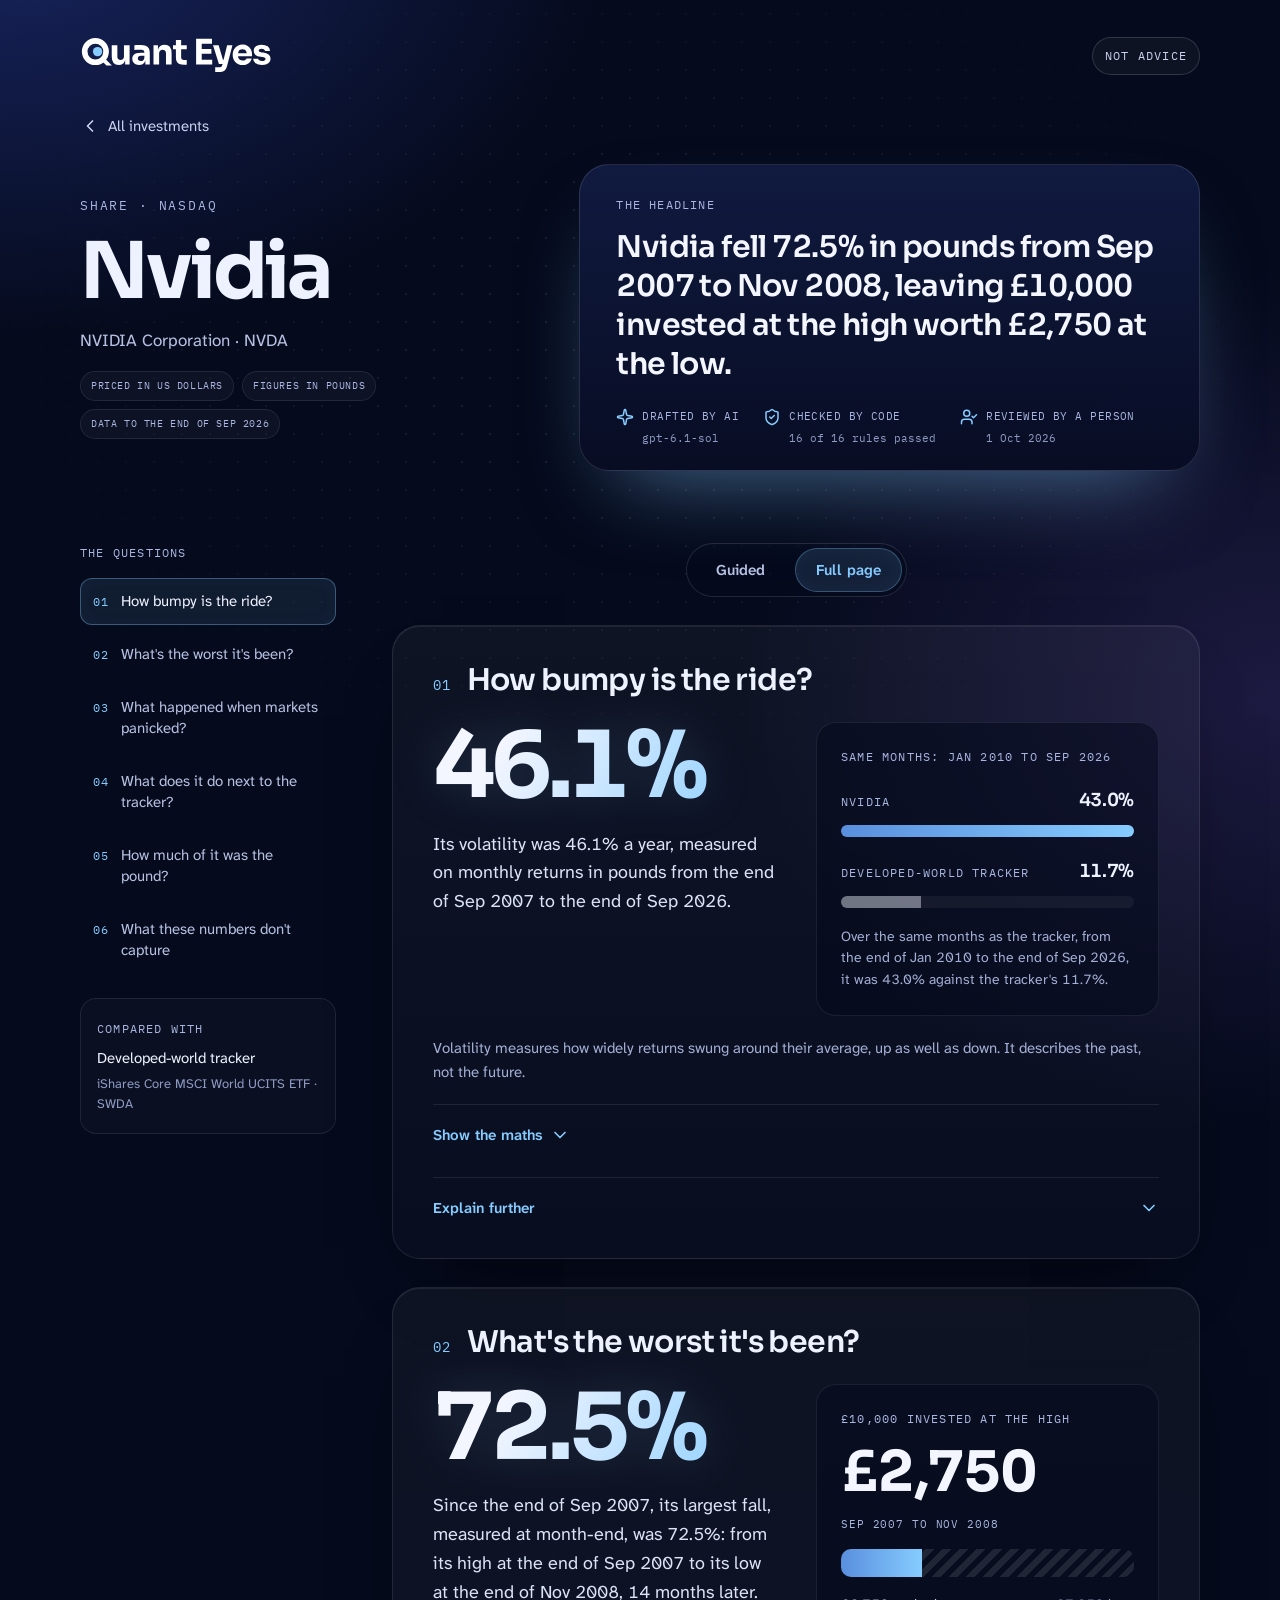
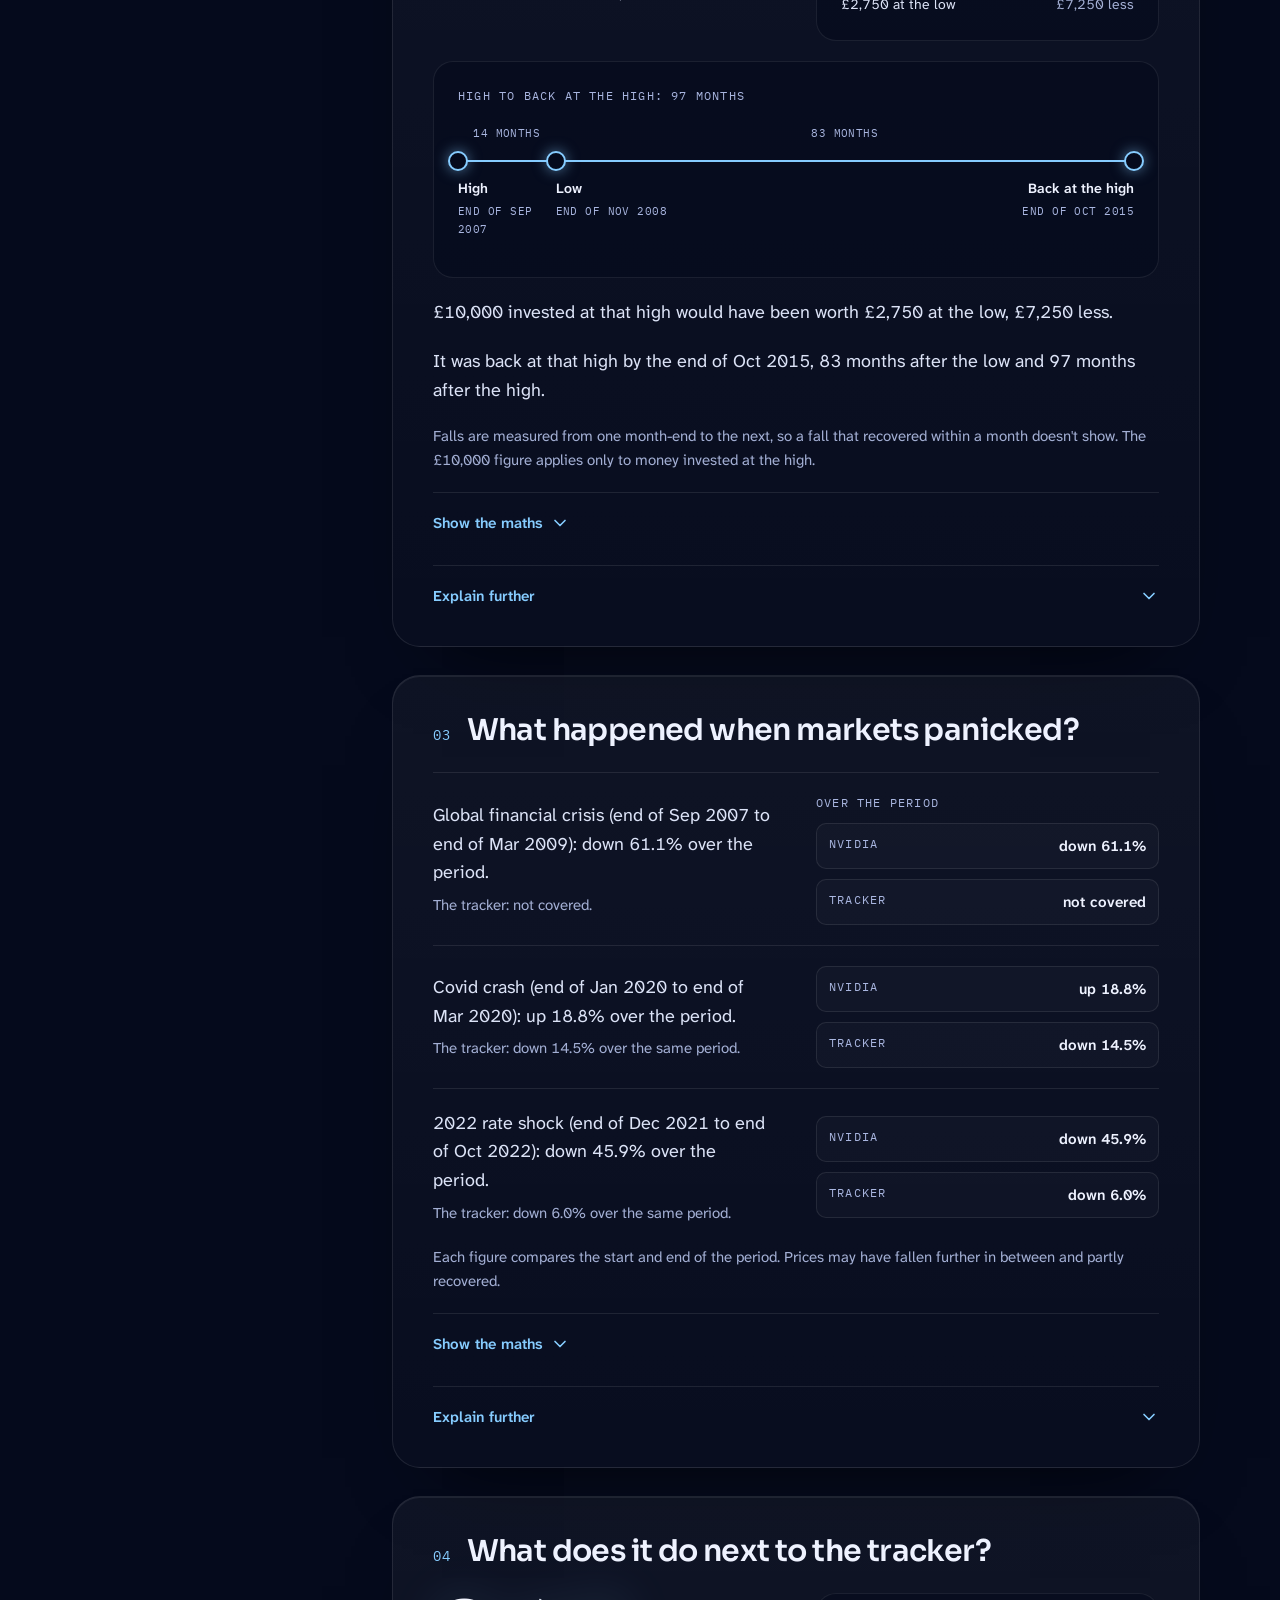
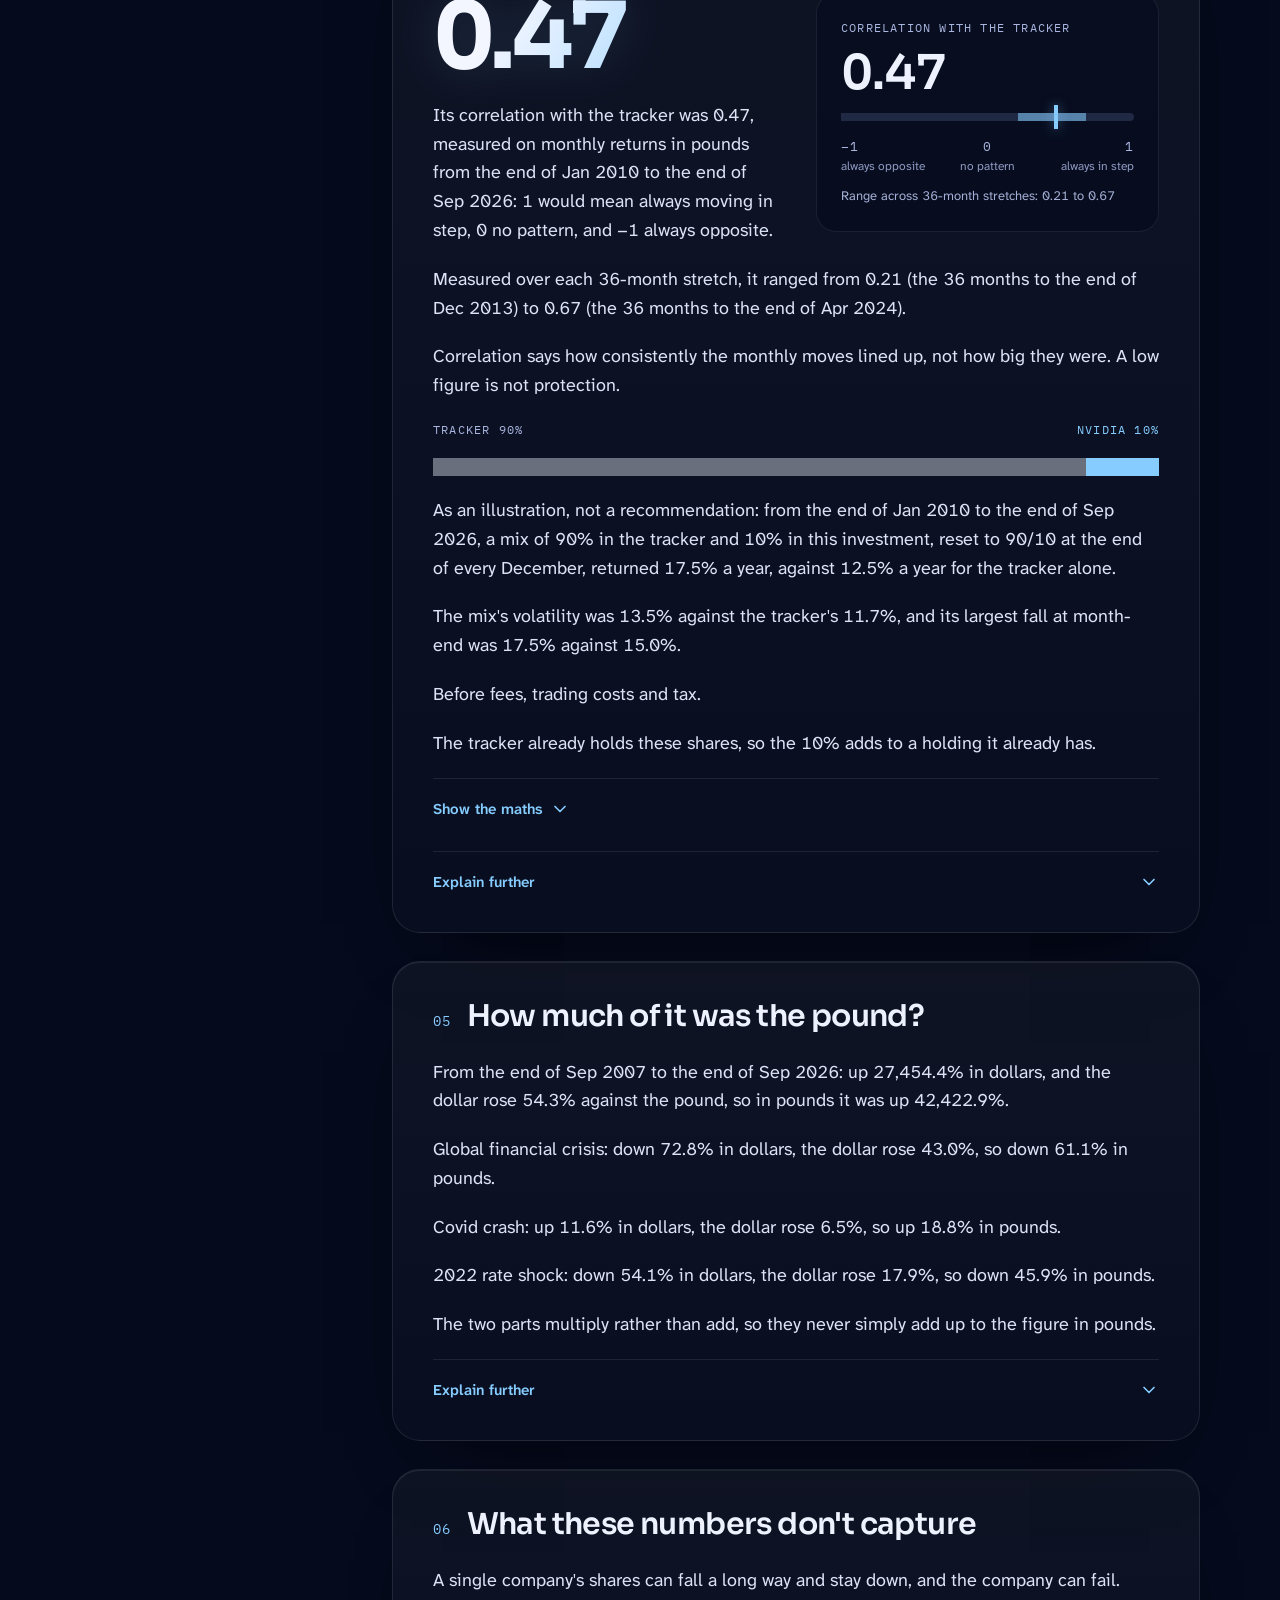
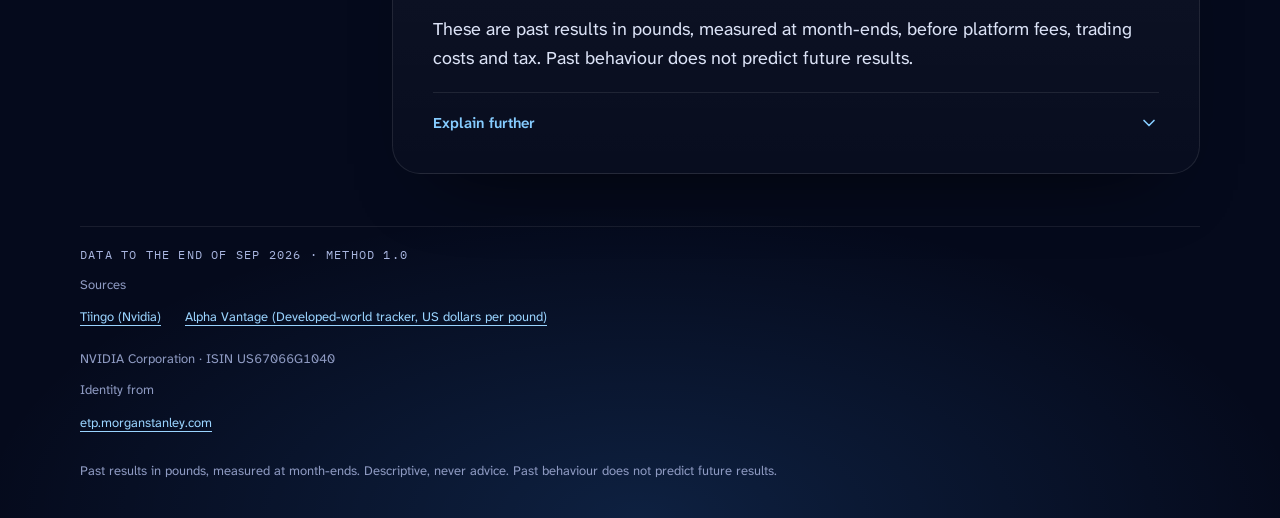
<file: site/nvda/index.html>
<!doctype html>
<html lang="en-GB">
<head>
<meta charset="utf-8">
<meta name="viewport" content="width=device-width, initial-scale=1">
<title data-qx="title">Nvidia, in pounds · Quant Eyes</title>
<meta data-qx="description" data-qx-attr="content" content="Nvidia fell 72.5% in pounds from Sep 2007 to Nov 2008, leaving £10,000 invested at the high worth £2,750 at the low." name="description">
<meta data-qx="og-title" data-qx-attr="content" content="Nvidia, in pounds · Quant Eyes" property="og:title">
<meta data-qx="og-description" data-qx-attr="content" content="Nvidia fell 72.5% in pounds from Sep 2007 to Nov 2008, leaving £10,000 invested at the high worth £2,750 at the low." property="og:description">
<meta property="og:type" content="website">
<link rel="stylesheet" href="../assets/site.css">
<link rel="icon" type="image/svg+xml" href="../assets/brand/favicon.svg">
<script src="../assets/site.js" defer>
</script>
</head>
<body>
<header>
<a data-qx="site-name" href="../">Quant Eyes</a>
<p data-qx="not-advice">Not advice</p>
</header>
<main data-layout="asset">
<a data-qx="back" href="../">All investments</a>
<div data-layout="asset-intro">
<div data-layout="identity">
<p data-qx="kicker">Share · Nasdaq</p>
<h1 data-qx="asset-label">Nvidia</h1>
<p data-qx="asset-name">NVIDIA Corporation · NVDA</p>
<div data-layout="tags">
<p data-qx="tag" data-qx-key="priced">Priced in US dollars</p>
<p data-qx="tag" data-qx-key="figures">Figures in pounds</p>
<p data-qx="tag" data-qx-key="data">Data to the end of Sep 2026</p>
</div>
</div>
<div data-layout="headline">
<p data-qx="section-label" data-qx-key="headline">The headline</p>
<p data-qx="headline" data-qx-key="nvda">Nvidia fell 72.5% in pounds from Sep 2007 to Nov 2008, leaving £10,000 invested at the high worth £2,750 at the low.</p>
<div data-layout="chain">
<div data-layout="chain-step">
<p data-qx="chain" data-qx-key="drafted">Drafted by AI</p>
<p data-qx="chain-detail" data-qx-key="drafted">gpt-6.1-sol</p>
</div>
<div data-layout="chain-step">
<p data-qx="chain" data-qx-key="checked">Checked by code</p>
<p data-qx="chain-detail" data-qx-key="checked">16 of 16 rules passed</p>
</div>
<div data-layout="chain-step">
<p data-qx="chain" data-qx-key="reviewed">Reviewed by a person</p>
<p data-qx="chain-detail" data-qx-key="reviewed">1 Oct 2026</p>
</div>
</div>
</div>
</div>
<div data-layout="asset-body">
<nav data-layout="rail">
<p data-qx="rail-label">The questions</p>
<div data-layout="rail-links">
<a href="#bumpy">
<span data-qx="rail-number" data-qx-key="bumpy">01</span>
<span data-qx="rail-title" data-qx-key="bumpy">How bumpy is the ride?</span>
</a>
<a href="#worst">
<span data-qx="rail-number" data-qx-key="worst">02</span>
<span data-qx="rail-title" data-qx-key="worst">What&#x27;s the worst it&#x27;s been?</span>
</a>
<a href="#panic">
<span data-qx="rail-number" data-qx-key="panic">03</span>
<span data-qx="rail-title" data-qx-key="panic">What happened when markets panicked?</span>
</a>
<a href="#next">
<span data-qx="rail-number" data-qx-key="next">04</span>
<span data-qx="rail-title" data-qx-key="next">What does it do next to the tracker?</span>
</a>
<a href="#pound">
<span data-qx="rail-number" data-qx-key="pound">05</span>
<span data-qx="rail-title" data-qx-key="pound">How much of it was the pound?</span>
</a>
<a href="#limits">
<span data-qx="rail-number" data-qx-key="limits">06</span>
<span data-qx="rail-title" data-qx-key="limits">What these numbers don&#x27;t capture</span>
</a>
</div>
<div data-layout="benchmark">
<p data-qx="compared-label">Compared with</p>
<p data-qx="benchmark-label">Developed-world tracker</p>
<p data-qx="benchmark-name">iShares Core MSCI World UCITS ETF · SWDA</p>
</div>
</nav>
<div data-layout="cards">
<div data-layout="guided-hint" hidden>
<button data-qx="guided-hint-open" type="button">Try guided mode: one question at a time</button>
<button data-qx="guided-hint-close" data-qx-attr="aria-label" aria-label="Close the hint" type="button"></button>
</div>
<nav data-layout="guided-controls" hidden>
<div data-layout="guided-mode">
<button data-qx="mode-guided" type="button" aria-pressed="false">Guided</button>
<button data-qx="mode-full" type="button" aria-pressed="true">Full page</button>
</div>
<div data-layout="guided-track">
<button data-qx="step-back" type="button">Back</button>
<ol data-layout="guided-steps">
<li data-layout="guided-step">
<button data-qx="step-node" data-qx-key="bumpy" data-qx-attr="aria-label" aria-label="Step 1: How bumpy is the ride?" type="button" data-step="bumpy"></button>
<span data-qx="step-label" data-qx-key="bumpy">Bumpy</span>
</li>
<li data-layout="guided-step">
<button data-qx="step-node" data-qx-key="worst" data-qx-attr="aria-label" aria-label="Step 2: What&#x27;s the worst it&#x27;s been?" type="button" data-step="worst"></button>
<span data-qx="step-label" data-qx-key="worst">Worst fall</span>
</li>
<li data-layout="guided-step">
<button data-qx="step-node" data-qx-key="panic" data-qx-attr="aria-label" aria-label="Step 3: What happened when markets panicked?" type="button" data-step="panic"></button>
<span data-qx="step-label" data-qx-key="panic">Panics</span>
</li>
<li data-layout="guided-step">
<button data-qx="step-node" data-qx-key="next" data-qx-attr="aria-label" aria-label="Step 4: What does it do next to the tracker?" type="button" data-step="next"></button>
<span data-qx="step-label" data-qx-key="next">Next to tracker</span>
</li>
<li data-layout="guided-step">
<button data-qx="step-node" data-qx-key="pound" data-qx-attr="aria-label" aria-label="Step 5: How much of it was the pound?" type="button" data-step="pound"></button>
<span data-qx="step-label" data-qx-key="pound">The pound</span>
</li>
<li data-layout="guided-step">
<button data-qx="step-node" data-qx-key="limits" data-qx-attr="aria-label" aria-label="Step 6: What these numbers don&#x27;t capture" type="button" data-step="limits"></button>
<span data-qx="step-label" data-qx-key="limits">Limits</span>
</li>
</ol>
<button data-qx="step-next" type="button">Next</button>
</div>
</nav>
<section id="bumpy">
<div data-layout="card-heading">
<p data-qx="card-number" data-qx-key="bumpy">01</p>
<h2 data-qx="card-title" data-qx-key="bumpy">How bumpy is the ride?</h2>
</div>
<div data-layout="card-lead">
<div data-layout="lead-copy">
<p data-qx="figure" data-qx-key="bumpy.volatility"><span data-layout="figure-text">46.1%</span></p>
<p data-qx="sentence" data-qx-key="bumpy.0">Its volatility was 46.1% a year, measured on monthly returns in pounds from the end of Sep 2007 to the end of Sep 2026.</p>
</div>
<div data-layout="bars">
<div data-layout="bar-visual">
<p data-qx="bars-label">Same months: Jan 2010 to Sep 2026</p>
<div data-layout="bar">
<p data-qx="bar-label" data-qx-key="bumpy.asset">Nvidia</p>
<p data-qx="bar-value" data-qx-key="bumpy.asset">43.0%</p>
<div data-layout="bar-track">
<span data-qx="size" data-qx-key="bumpy.asset" style="--qx-size:1.0000"></span>
</div>
</div>
<div data-layout="bar">
<p data-qx="bar-label" data-qx-key="bumpy.tracker">Developed-world tracker</p>
<p data-qx="bar-value" data-qx-key="bumpy.tracker">11.7%</p>
<div data-layout="bar-track">
<span data-qx="size" data-qx-key="bumpy.tracker" style="--qx-size:0.2721"></span>
</div>
</div>
</div>
<p data-qx="sentence" data-qx-key="bumpy.1">Over the same months as the tracker, from the end of Jan 2010 to the end of Sep 2026, it was 43.0% against the tracker&#x27;s 11.7%.</p>
</div>
</div>
<p data-qx="sentence" data-qx-key="bumpy.2">Volatility measures how widely returns swung around their average, up as well as down. It describes the past, not the future.</p>
<details>
<summary>
<span data-qx="maths-show" data-qx-key="bumpy">Show the maths</span>
<span data-qx="maths-hide" data-qx-key="bumpy" hidden>Hide the maths</span>
</summary>
<p data-qx="maths-method" data-qx-key="bumpy">A month&#x27;s return is the change in value from one month-end to the next, in pounds, with any income reinvested. Volatility is the standard deviation of those monthly returns (the sample version, dividing by one fewer than the number of months), multiplied by √12 to make it a yearly figure. That step treats months as independent, which is an approximation.</p>
<table>
<thead>
<tr>
<th data-qx="maths-head" data-qx-key="bumpy.figure" scope="col">Figure</th>
<th data-qx="maths-head" data-qx-key="bumpy.value" scope="col">Value</th>
<th data-qx="maths-head" data-qx-key="bumpy.period" scope="col">Period</th>
</tr>
</thead>
<tbody>
<tr>
<th data-qx="maths-figure" data-qx-key="bumpy.volatility" scope="row">Volatility, a year</th>
<td data-qx="maths-value" data-qx-key="bumpy.volatility">46.1%</td>
<td data-qx="maths-period" data-qx-key="bumpy.volatility">Sep 2007 to Sep 2026</td>
</tr>
<tr>
<th data-qx="maths-figure" data-qx-key="bumpy.volatility_common" scope="row">Same months as the tracker</th>
<td data-qx="maths-value" data-qx-key="bumpy.volatility_common">43.0%</td>
<td data-qx="maths-period" data-qx-key="bumpy.volatility_common">Jan 2010 to Sep 2026</td>
</tr>
<tr>
<th data-qx="maths-figure" data-qx-key="bumpy.tracker_volatility" scope="row">The tracker, same months</th>
<td data-qx="maths-value" data-qx-key="bumpy.tracker_volatility">11.7%</td>
<td data-qx="maths-period" data-qx-key="bumpy.tracker_volatility">Jan 2010 to Sep 2026</td>
</tr>
</tbody>
</table>
<p data-qx="maths-note" data-qx-key="bumpy">Periods run from month-end to month-end. Each figure is rounded once, from the unrounded calculation.</p>
<p data-qx="maths-sources" data-qx-key="bumpy">Sources: Tiingo (Nvidia); Alpha Vantage (Developed-world tracker, US dollars per pound). Method 1.0.</p>
</details>
<details data-layout="guided">
<summary>
<span data-qx="more-open" data-qx-key="bumpy">Explain further</span>
</summary>
<div data-layout="guided-everyday">
<p data-qx="everyday-label" data-qx-key="bumpy">In everyday terms</p>
<p data-qx="everyday" data-qx-key="bumpy">Two roads to the same town, one flat, one hilly. Volatility measures the hills, not where the road ends up.</p>
</div>
<div data-layout="guided-panels">
<div data-layout="guided-panel">
<p data-qx="more-number" data-qx-key="bumpy.1">01</p>
<h3 data-qx="more-title" data-qx-key="bumpy.1">What goes in</h3>
<p data-qx="more-text" data-qx-key="bumpy.1">One number for each month: how much a holding changed in pounds from one month-end to the next, with any income added back, from the end of Sep 2007 to the end of Sep 2026.</p>
</div>
<div data-layout="guided-panel">
<p data-qx="more-number" data-qx-key="bumpy.2">02</p>
<h3 data-qx="more-title" data-qx-key="bumpy.2">How spread out they were</h3>
<p data-qx="more-text" data-qx-key="bumpy.2">Volatility measures how far those monthly changes typically sat from their average, rises and falls alike. Bigger swings either way give a higher figure.</p>
</div>
<div data-layout="guided-panel">
<p data-qx="more-number" data-qx-key="bumpy.3">03</p>
<h3 data-qx="more-title" data-qx-key="bumpy.3">Why &quot;a year&quot;</h3>
<p data-qx="more-text" data-qx-key="bumpy.3">The monthly spread is scaled to a yearly figure by multiplying it by the square root of 12. It is the usual convention, so investments can be compared on the same footing.</p>
</div>
<div data-layout="guided-panel">
<p data-qx="more-number" data-qx-key="bumpy.4">04</p>
<h3 data-qx="more-title" data-qx-key="bumpy.4">Next to the tracker</h3>
<p data-qx="more-text" data-qx-key="bumpy.4">Over the months both cover, from the end of Jan 2010 to the end of Sep 2026: 43.0%, against 11.7% for the developed-world tracker.</p>
</div>
<div data-layout="guided-panel">
<p data-qx="more-number" data-qx-key="bumpy.5">05</p>
<h3 data-qx="more-title" data-qx-key="bumpy.5">What it can&#x27;t tell you</h3>
<p data-qx="more-text" data-qx-key="bumpy.5">It treats a rise and a fall of the same size alike, and it says nothing about next month. A calm stretch can end suddenly.</p>
</div>
</div>
</details>
</section>
<section id="worst">
<div data-layout="card-heading">
<p data-qx="card-number" data-qx-key="worst">02</p>
<h2 data-qx="card-title" data-qx-key="worst">What&#x27;s the worst it&#x27;s been?</h2>
</div>
<div data-layout="card-lead">
<div data-layout="lead-copy">
<p data-qx="figure" data-qx-key="worst.fall"><span data-layout="figure-text">72.5%</span></p>
<p data-qx="sentence" data-qx-key="worst.0">Since the end of Sep 2007, its largest fall, measured at month-end, was 72.5%: from its high at the end of Sep 2007 to its low at the end of Nov 2008, 14 months later.</p>
</div>
<div data-layout="drain">
<p data-qx="drain-label">£10,000 invested at the high</p>
<p data-qx="figure" data-qx-key="worst.ten_thousand_left" data-qx-from="10000"><span data-layout="figure-text">£2,750</span></p>
<p data-qx="drain-period">Sep 2007 to Nov 2008</p>
<div data-layout="drain-track">
<span data-qx="size" data-qx-key="worst.drain" style="--qx-size:0.2750"></span>
</div>
<p data-qx="drain-left">£2,750 at the low</p>
<p data-qx="drain-lost">£7,250 less</p>
</div>
</div>
<div data-layout="timeline">
<p data-qx="timeline-label">High to back at the high: 97 months</p>
<div data-layout="timeline-container">
<div data-layout="timeline-track">
<p data-qx="segment" data-qx-key="worst.fall">14 months</p>
<span data-qx="size" data-qx-key="worst.fall" style="--qx-size:0.1443"></span>
<p data-qx="segment" data-qx-key="worst.recovery">83 months</p>
<span data-qx="size" data-qx-key="worst.recovery" style="--qx-size:0.8557"></span>
<div data-layout="timeline-point" data-point="high">
<p data-qx="point-label" data-qx-key="high">High</p>
<p data-qx="point-date" data-qx-key="high">end of Sep 2007</p>
</div>
<div data-layout="timeline-point" data-point="low">
<p data-qx="point-label" data-qx-key="low">Low</p>
<p data-qx="point-date" data-qx-key="low">end of Nov 2008</p>
</div>
<div data-layout="timeline-point" data-point="back">
<p data-qx="point-label" data-qx-key="back">Back at the high</p>
<p data-qx="point-date" data-qx-key="back">end of Oct 2015</p>
</div>
</div>
</div>
</div>
<p data-qx="sentence" data-qx-key="worst.1">£10,000 invested at that high would have been worth £2,750 at the low, £7,250 less.</p>
<p data-qx="sentence" data-qx-key="worst.2">It was back at that high by the end of Oct 2015, 83 months after the low and 97 months after the high.</p>
<p data-qx="sentence" data-qx-key="worst.3">Falls are measured from one month-end to the next, so a fall that recovered within a month doesn&#x27;t show. The £10,000 figure applies only to money invested at the high.</p>
<details>
<summary>
<span data-qx="maths-show" data-qx-key="worst">Show the maths</span>
<span data-qx="maths-hide" data-qx-key="worst" hidden>Hide the maths</span>
</summary>
<p data-qx="maths-method" data-qx-key="worst">At each month-end the value is compared with the highest month-end value so far. The largest fall is the deepest drop below that high; if two are equally deep, the earlier counts. The first month in the data counts as a high, so a fall that began earlier is measured only from there. The high is the last month-end at that level before the low; back at the high is the first month-end at or above it. Months are counted between month-ends. The £10,000 figure is £10,000 × (1 − the fall), rounded to the nearest £10.</p>
<table>
<thead>
<tr>
<th data-qx="maths-head" data-qx-key="worst.figure" scope="col">Figure</th>
<th data-qx="maths-head" data-qx-key="worst.value" scope="col">Value</th>
<th data-qx="maths-head" data-qx-key="worst.period" scope="col">Period</th>
</tr>
</thead>
<tbody>
<tr>
<th data-qx="maths-figure" data-qx-key="worst.fall" scope="row">Largest fall since Sep 2007</th>
<td data-qx="maths-value" data-qx-key="worst.fall">72.5%</td>
<td data-qx="maths-period" data-qx-key="worst.fall">Sep 2007 to Nov 2008</td>
</tr>
<tr>
<th data-qx="maths-figure" data-qx-key="worst.months_to_low" scope="row">High to low</th>
<td data-qx="maths-value" data-qx-key="worst.months_to_low">14 months</td>
<td data-qx="maths-period" data-qx-key="worst.months_to_low">Sep 2007 to Nov 2008</td>
</tr>
<tr>
<th data-qx="maths-figure" data-qx-key="worst.ten_thousand_left" scope="row">£10,000 at the high, worth at the low</th>
<td data-qx="maths-value" data-qx-key="worst.ten_thousand_left">£2,750</td>
<td data-qx="maths-period" data-qx-key="worst.ten_thousand_left">Sep 2007 to Nov 2008</td>
</tr>
<tr>
<th data-qx="maths-figure" data-qx-key="worst.ten_thousand_lost" scope="row">£10,000 at the high, less at the low</th>
<td data-qx="maths-value" data-qx-key="worst.ten_thousand_lost">£7,250</td>
<td data-qx="maths-period" data-qx-key="worst.ten_thousand_lost">Sep 2007 to Nov 2008</td>
</tr>
<tr>
<th data-qx="maths-figure" data-qx-key="worst.months_to_recover" scope="row">Low to back at the high</th>
<td data-qx="maths-value" data-qx-key="worst.months_to_recover">83 months</td>
<td data-qx="maths-period" data-qx-key="worst.months_to_recover">Nov 2008 to Oct 2015</td>
</tr>
<tr>
<th data-qx="maths-figure" data-qx-key="worst.months_underwater" scope="row">Time below the high</th>
<td data-qx="maths-value" data-qx-key="worst.months_underwater">97 months</td>
<td data-qx="maths-period" data-qx-key="worst.months_underwater">Sep 2007 to Oct 2015</td>
</tr>
</tbody>
</table>
<p data-qx="maths-note" data-qx-key="worst">Periods run from month-end to month-end. Each figure is rounded once, from the unrounded calculation.</p>
<p data-qx="maths-sources" data-qx-key="worst">Sources: Tiingo (Nvidia); Alpha Vantage (US dollars per pound). Method 1.0.</p>
</details>
<details data-layout="guided">
<summary>
<span data-qx="more-open" data-qx-key="worst">Explain further</span>
</summary>
<div data-layout="guided-everyday">
<p data-qx="everyday-label" data-qx-key="worst">In everyday terms</p>
<p data-qx="everyday" data-qx-key="worst">The deepest dip on a walk, measured from the highest point you&#x27;d reached so far.</p>
</div>
<div data-layout="guided-panels">
<div data-layout="guided-panel">
<p data-qx="more-number" data-qx-key="worst.1">01</p>
<h3 data-qx="more-title" data-qx-key="worst.1">From high to low</h3>
<p data-qx="more-text" data-qx-key="worst.1">14 months, from the end of Sep 2007 to the end of Nov 2008.</p>
</div>
<div data-layout="guided-panel">
<p data-qx="more-number" data-qx-key="worst.2">02</p>
<h3 data-qx="more-title" data-qx-key="worst.2">In money</h3>
<p data-qx="more-text" data-qx-key="worst.2">£10,000 invested at that high would have been worth £2,750 at the low, £7,250 less. That applies only to money put in at the high.</p>
</div>
<div data-layout="guided-panel">
<p data-qx="more-number" data-qx-key="worst.3">03</p>
<h3 data-qx="more-title" data-qx-key="worst.3">Getting back</h3>
<p data-qx="more-text" data-qx-key="worst.3">It was back at that high by the end of Oct 2015: 83 months after the low, 97 months after the high.</p>
</div>
<div data-layout="guided-panel">
<p data-qx="more-number" data-qx-key="worst.4">04</p>
<h3 data-qx="more-title" data-qx-key="worst.4">What month-ends hide</h3>
<p data-qx="more-text" data-qx-key="worst.4">A fall that recovered within the same month doesn&#x27;t show, so the worst moment may have been deeper.</p>
</div>
</div>
</details>
</section>
<section id="panic">
<div data-layout="card-heading">
<p data-qx="card-number" data-qx-key="panic">03</p>
<h2 data-qx="card-title" data-qx-key="panic">What happened when markets panicked?</h2>
</div>
<div data-layout="episode">
<div data-layout="episode-copy">
<p data-qx="sentence" data-qx-key="panic.0">Global financial crisis (end of Sep 2007 to end of Mar 2009): down 61.1% over the period.</p>
<p data-qx="sentence" data-qx-key="panic.1">The tracker: not covered.</p>
</div>
<div data-layout="chips">
<p data-qx="chips-label">Over the period</p>
<div data-layout="chip">
<p data-qx="chip-label" data-qx-key="gfc.asset">Nvidia</p>
<p data-qx="chip-value" data-qx-key="gfc.asset">down 61.1%</p>
</div>
<div data-layout="chip">
<p data-qx="chip-label" data-qx-key="gfc.tracker">Tracker</p>
<p data-qx="chip-value" data-qx-key="gfc.tracker">not covered</p>
</div>
</div>
</div>
<div data-layout="episode">
<div data-layout="episode-copy">
<p data-qx="sentence" data-qx-key="panic.2">Covid crash (end of Jan 2020 to end of Mar 2020): up 18.8% over the period.</p>
<p data-qx="sentence" data-qx-key="panic.3">The tracker: down 14.5% over the same period.</p>
</div>
<div data-layout="chips">
<div data-layout="chip">
<p data-qx="chip-label" data-qx-key="covid.asset">Nvidia</p>
<p data-qx="chip-value" data-qx-key="covid.asset">up 18.8%</p>
</div>
<div data-layout="chip">
<p data-qx="chip-label" data-qx-key="covid.tracker">Tracker</p>
<p data-qx="chip-value" data-qx-key="covid.tracker">down 14.5%</p>
</div>
</div>
</div>
<div data-layout="episode">
<div data-layout="episode-copy">
<p data-qx="sentence" data-qx-key="panic.4">2022 rate shock (end of Dec 2021 to end of Oct 2022): down 45.9% over the period.</p>
<p data-qx="sentence" data-qx-key="panic.5">The tracker: down 6.0% over the same period.</p>
</div>
<div data-layout="chips">
<div data-layout="chip">
<p data-qx="chip-label" data-qx-key="rate_shock.asset">Nvidia</p>
<p data-qx="chip-value" data-qx-key="rate_shock.asset">down 45.9%</p>
</div>
<div data-layout="chip">
<p data-qx="chip-label" data-qx-key="rate_shock.tracker">Tracker</p>
<p data-qx="chip-value" data-qx-key="rate_shock.tracker">down 6.0%</p>
</div>
</div>
</div>
<p data-qx="sentence" data-qx-key="panic.6">Each figure compares the start and end of the period. Prices may have fallen further in between and partly recovered.</p>
<details>
<summary>
<span data-qx="maths-show" data-qx-key="panic">Show the maths</span>
<span data-qx="maths-hide" data-qx-key="panic" hidden>Hide the maths</span>
</summary>
<p data-qx="maths-method" data-qx-key="panic">Each window runs from the month-end before it starts to the month-end it finishes: the 2022 rate shock runs from the end of Dec 2021 to the end of Oct 2022. The figure is the change between those two month-ends, not the largest fall inside the window. A window is shown only if the data covers both month-ends; it is never shortened to fit.</p>
<p data-qx="maths-note" data-qx-key="panic">Periods run from month-end to month-end. Each figure is rounded once, from the unrounded calculation.</p>
<p data-qx="maths-sources" data-qx-key="panic">Sources: Tiingo (Nvidia); Alpha Vantage (Developed-world tracker, US dollars per pound). Method 1.0.</p>
</details>
<details data-layout="guided">
<summary>
<span data-qx="more-open" data-qx-key="panic">Explain further</span>
</summary>
<div data-layout="guided-everyday">
<p data-qx="everyday-label" data-qx-key="panic">In everyday terms</p>
<p data-qx="everyday" data-qx-key="panic">Three storms, and how it came out of each one, start to finish.</p>
</div>
<div data-layout="guided-panels">
<div data-layout="guided-panel">
<p data-qx="more-number" data-qx-key="panic.1">01</p>
<h3 data-qx="more-title" data-qx-key="panic.1">Three named periods</h3>
<p data-qx="more-text" data-qx-key="panic.1">Global financial crisis: down 61.1%. Covid crash: up 18.8%. 2022 rate shock: down 45.9%. In pounds, from the start to the end of each period.</p>
</div>
<div data-layout="guided-panel">
<p data-qx="more-number" data-qx-key="panic.2">02</p>
<h3 data-qx="more-title" data-qx-key="panic.2">Why the dollar matters here</h3>
<p data-qx="more-text" data-qx-key="panic.2">Over the global financial crisis it was down 72.8% in dollars, and the dollar rose 43.0% against the pound, so in pounds it was down 61.1%. Step 5 shows how the two parts combine.</p>
</div>
<div data-layout="guided-panel">
<p data-qx="more-number" data-qx-key="panic.3">03</p>
<h3 data-qx="more-title" data-qx-key="panic.3">What start-to-end hides</h3>
<p data-qx="more-text" data-qx-key="panic.3">Prices may have fallen further in between and partly recovered before the period ended.</p>
</div>
</div>
</details>
</section>
<section id="next">
<div data-layout="card-heading">
<p data-qx="card-number" data-qx-key="next">04</p>
<h2 data-qx="card-title" data-qx-key="next">
<button type="button" data-accordion-toggle="" aria-expanded="true" aria-disabled="true" aria-controls="next-content">What does it do next to the tracker?
</button>
</h2>
</div>
<div data-layout="card-content" id="next-content">
<div data-layout="card-lead">
<div data-layout="lead-copy">
<p data-qx="figure" data-qx-key="next.correlation"><span data-layout="figure-text">0.47</span></p>
<p data-qx="sentence" data-qx-key="next.0">Its correlation with the tracker was 0.47, measured on monthly returns in pounds from the end of Jan 2010 to the end of Sep 2026: 1 would mean always moving in step, 0 no pattern, and −1 always opposite.</p>
</div>
<div data-layout="correlation">
<p data-qx="scale-label">Correlation with the tracker</p>
<p data-qx="scale-value" data-qx-key="next.correlation">0.47</p>
<span data-qx="size" data-qx-key="next.correlation" style="--qx-size:0.7350"></span>
<div data-layout="scale-points">
<div data-layout="scale-point">
<p data-qx="scale-mark" data-qx-key="low">−1</p>
<p data-qx="scale-note" data-qx-key="low">always opposite</p>
</div>
<div data-layout="scale-point">
<p data-qx="scale-mark" data-qx-key="mid">0</p>
<p data-qx="scale-note" data-qx-key="mid">no pattern</p>
</div>
<div data-layout="scale-point">
<p data-qx="scale-mark" data-qx-key="high">1</p>
<p data-qx="scale-note" data-qx-key="high">always in step</p>
</div>
</div>
<p data-qx="range">Range across 36-month stretches: 0.21 to 0.67</p>
<span data-qx="size" data-qx-key="next.range-low" style="--qx-size:0.6050"></span>
<span data-qx="size" data-qx-key="next.range-high" style="--qx-size:0.8350"></span>
</div>
</div>
<p data-qx="sentence" data-qx-key="next.1">Measured over each 36-month stretch, it ranged from 0.21 (the 36 months to the end of Dec 2013) to 0.67 (the 36 months to the end of Apr 2024).</p>
<p data-qx="sentence" data-qx-key="next.2">Correlation says how consistently the monthly moves lined up, not how big they were. A low figure is not protection.</p>
<div data-layout="mix">
<p data-qx="mix-part" data-qx-key="next.tracker">Tracker 90%</p>
<span data-qx="size" data-qx-key="next.tracker" style="--qx-size:0.9000"></span>
<p data-qx="mix-part" data-qx-key="next.asset">Nvidia 10%</p>
<span data-qx="size" data-qx-key="next.asset" style="--qx-size:0.1000"></span>
</div>
<p data-qx="sentence" data-qx-key="next.3">As an illustration, not a recommendation: from the end of Jan 2010 to the end of Sep 2026, a mix of 90% in the tracker and 10% in this investment, reset to 90/10 at the end of every December, returned 17.5% a year, against 12.5% a year for the tracker alone.</p>
<p data-qx="sentence" data-qx-key="next.4">The mix&#x27;s volatility was 13.5% against the tracker&#x27;s 11.7%, and its largest fall at month-end was 17.5% against 15.0%.</p>
<p data-qx="sentence" data-qx-key="next.5">Before fees, trading costs and tax.</p>
<p data-qx="sentence" data-qx-key="next.6">The tracker already holds these shares, so the 10% adds to a holding it already has.</p>
<details>
<summary>
<span data-qx="maths-show" data-qx-key="next">Show the maths</span>
<span data-qx="maths-hide" data-qx-key="next" hidden>Hide the maths</span>
</summary>
<p data-qx="maths-method" data-qx-key="next">Correlation is the Pearson correlation of the two sets of monthly returns in pounds, over the months both cover. The 36-month range repeats it for every run of 36 consecutive months and shows the lowest and highest. The 90/10 mix starts at 90% tracker and 10% this investment; each part grows or shrinks with its own returns, and at the end of every December the mix is reset to 90/10. A yearly figure is the total return turned into a compound rate: (1 + total return)^(12 ÷ months) − 1. Before fees, with no trading costs or tax.</p>
<p data-qx="maths-note" data-qx-key="next">Periods run from month-end to month-end. Each figure is rounded once, from the unrounded calculation.</p>
<p data-qx="maths-sources" data-qx-key="next">Sources: Tiingo (Nvidia); Alpha Vantage (Developed-world tracker, US dollars per pound). Method 1.0.</p>
</details>
<details data-layout="guided">
<summary>
<span data-qx="more-open" data-qx-key="next">Explain further</span>
</summary>
<div data-layout="guided-everyday">
<p data-qx="everyday-label" data-qx-key="next">In everyday terms</p>
<p data-qx="everyday" data-qx-key="next">Two friends&#x27; moods: near 1, when one is up the other usually is too; near 0, one&#x27;s mood tells you nothing about the other&#x27;s.</p>
</div>
<div data-layout="guided-panels">
<div data-layout="guided-panel">
<p data-qx="more-number" data-qx-key="next.1">01</p>
<h3 data-qx="more-title" data-qx-key="next.1">What the number means</h3>
<p data-qx="more-text" data-qx-key="next.1">1 would mean always moving in step, 0 no pattern, and −1 always opposite. It measures how consistently the monthly moves lined up, not how big they were.</p>
</div>
<div data-layout="guided-panel">
<p data-qx="more-number" data-qx-key="next.2">02</p>
<h3 data-qx="more-title" data-qx-key="next.2">It moves around</h3>
<p data-qx="more-text" data-qx-key="next.2">Over each 36-month stretch it ranged from 0.21 (the 36 months to the end of Dec 2013) to 0.67 (to the end of Apr 2024).</p>
</div>
<div data-layout="guided-panel">
<p data-qx="more-number" data-qx-key="next.3">03</p>
<h3 data-qx="more-title" data-qx-key="next.3">A 90/10 illustration</h3>
<p data-qx="more-text" data-qx-key="next.3">90% in the tracker and 10% in this investment, reset every December: 17.5% a year against 12.5% for the tracker alone, with volatility of 13.5% against 11.7%. An illustration, not a recommendation, before fees, trading costs and tax.</p>
</div>
<div data-layout="guided-panel">
<p data-qx="more-number" data-qx-key="next.4">04</p>
<h3 data-qx="more-title" data-qx-key="next.4">Not protection</h3>
<p data-qx="more-text" data-qx-key="next.4">A low figure does not mean it protects a portfolio: correlation says nothing about how big the moves were.</p>
</div>
<div data-layout="guided-panel">
<p data-qx="more-number" data-qx-key="next.5">05</p>
<h3 data-qx="more-title" data-qx-key="next.5">You may already hold it</h3>
<p data-qx="more-text" data-qx-key="next.5">The tracker already holds these shares, so the 10% adds to a holding it already has.</p>
</div>
</div>
</details>
</div>
</section>
<section id="pound">
<div data-layout="card-heading">
<p data-qx="card-number" data-qx-key="pound">05</p>
<h2 data-qx="card-title" data-qx-key="pound">
<button type="button" data-accordion-toggle="" aria-expanded="true" aria-disabled="true" aria-controls="pound-content">How much of it was the pound?
</button>
</h2>
</div>
<div data-layout="card-content" id="pound-content">
<p data-qx="sentence" data-qx-key="pound.0">From the end of Sep 2007 to the end of Sep 2026: up 27,454.4% in dollars, and the dollar rose 54.3% against the pound, so in pounds it was up 42,422.9%.</p>
<p data-qx="sentence" data-qx-key="pound.1">Global financial crisis: down 72.8% in dollars, the dollar rose 43.0%, so down 61.1% in pounds.</p>
<p data-qx="sentence" data-qx-key="pound.2">Covid crash: up 11.6% in dollars, the dollar rose 6.5%, so up 18.8% in pounds.</p>
<p data-qx="sentence" data-qx-key="pound.3">2022 rate shock: down 54.1% in dollars, the dollar rose 17.9%, so down 45.9% in pounds.</p>
<p data-qx="sentence" data-qx-key="pound.4">The two parts multiply rather than add, so they never simply add up to the figure in pounds.</p>
<details data-layout="guided">
<summary>
<span data-qx="more-open" data-qx-key="pound">Explain further</span>
</summary>
<div data-layout="guided-everyday">
<p data-qx="everyday-label" data-qx-key="pound">In everyday terms</p>
<p data-qx="everyday" data-qx-key="pound">Buying something abroad: the price can change, and so can the exchange rate. You feel both.</p>
</div>
<div data-layout="guided-panels">
<div data-layout="guided-panel">
<p data-qx="more-number" data-qx-key="pound.1">01</p>
<h3 data-qx="more-title" data-qx-key="pound.1">Two parts</h3>
<p data-qx="more-text" data-qx-key="pound.1">What it did in dollars, and what the dollar did against the pound. A UK holder gets both.</p>
</div>
<div data-layout="guided-panel">
<p data-qx="more-number" data-qx-key="pound.2">02</p>
<h3 data-qx="more-title" data-qx-key="pound.2">How they combine</h3>
<p data-qx="more-text" data-qx-key="pound.2">Over the whole period: up 27,454.4% in dollars, the dollar rose 54.3% against the pound, so up 42,422.9% in pounds. The two parts multiply rather than add, so they never simply add up.</p>
</div>
<div data-layout="guided-panel">
<p data-qx="more-number" data-qx-key="pound.3">03</p>
<h3 data-qx="more-title" data-qx-key="pound.3">It cuts both ways</h3>
<p data-qx="more-text" data-qx-key="pound.3">When the pound rises against the dollar, a dollar holding loses some of its gain for a UK holder.</p>
</div>
</div>
</details>
</div>
</section>
<section id="limits">
<div data-layout="card-heading">
<p data-qx="card-number" data-qx-key="limits">06</p>
<h2 data-qx="card-title" data-qx-key="limits">What these numbers don&#x27;t capture</h2>
</div>
<p data-qx="sentence" data-qx-key="limits.0">A single company&#x27;s shares can fall a long way and stay down, and the company can fail.</p>
<p data-qx="sentence" data-qx-key="limits.1">These are past results in pounds, measured at month-ends, before platform fees, trading costs and tax. Past behaviour does not predict future results.</p>
<details data-layout="guided">
<summary>
<span data-qx="more-open" data-qx-key="limits">Explain further</span>
</summary>
<div data-layout="guided-everyday">
<p data-qx="everyday-label" data-qx-key="limits">In everyday terms</p>
<p data-qx="everyday" data-qx-key="limits">A rear-view mirror: it shows clearly where you&#x27;ve been, not what&#x27;s round the next bend.</p>
</div>
<div data-layout="guided-panels">
<div data-layout="guided-panel">
<p data-qx="more-number" data-qx-key="limits.1">01</p>
<h3 data-qx="more-title" data-qx-key="limits.1">The basis</h3>
<p data-qx="more-text" data-qx-key="limits.1">Past results in pounds, measured at month-ends, before platform fees, trading costs and tax.</p>
</div>
<div data-layout="guided-panel">
<p data-qx="more-number" data-qx-key="limits.2">02</p>
<h3 data-qx="more-title" data-qx-key="limits.2">Not a forecast</h3>
<p data-qx="more-text" data-qx-key="limits.2">Past behaviour does not predict future results. Nothing here says what to do.</p>
</div>
</div>
</details>
</section>
</div>
</div>
</main>
<footer>
<p data-qx="footer-data">Data to the end of Sep 2026 · Method 1.0</p>
<div data-layout="sources">
<p data-qx="sources-label">Sources</p>
<a data-qx="source" data-qx-key="Tiingo" href="https://www.tiingo.com">Tiingo (Nvidia)</a>
<a data-qx="source" data-qx-key="Alpha Vantage" href="https://www.alphavantage.co">Alpha Vantage (Developed-world tracker, US dollars per pound)</a>
</div>
<p data-qx="identity">NVIDIA Corporation · ISIN US67066G1040</p>
<div data-layout="identity-sources">
<p data-qx="identity-label">Identity from</p>
<a data-qx="identity-source" data-qx-key="1" href="https://etp.morganstanley.com/fr/en/underlying-details/nvda_us_equity">etp.morganstanley.com</a>
</div>
<p data-qx="disclaimer">Past results in pounds, measured at month-ends. Descriptive, never advice. Past behaviour does not predict future results.</p>
</footer>
</body>
</html>
</file>
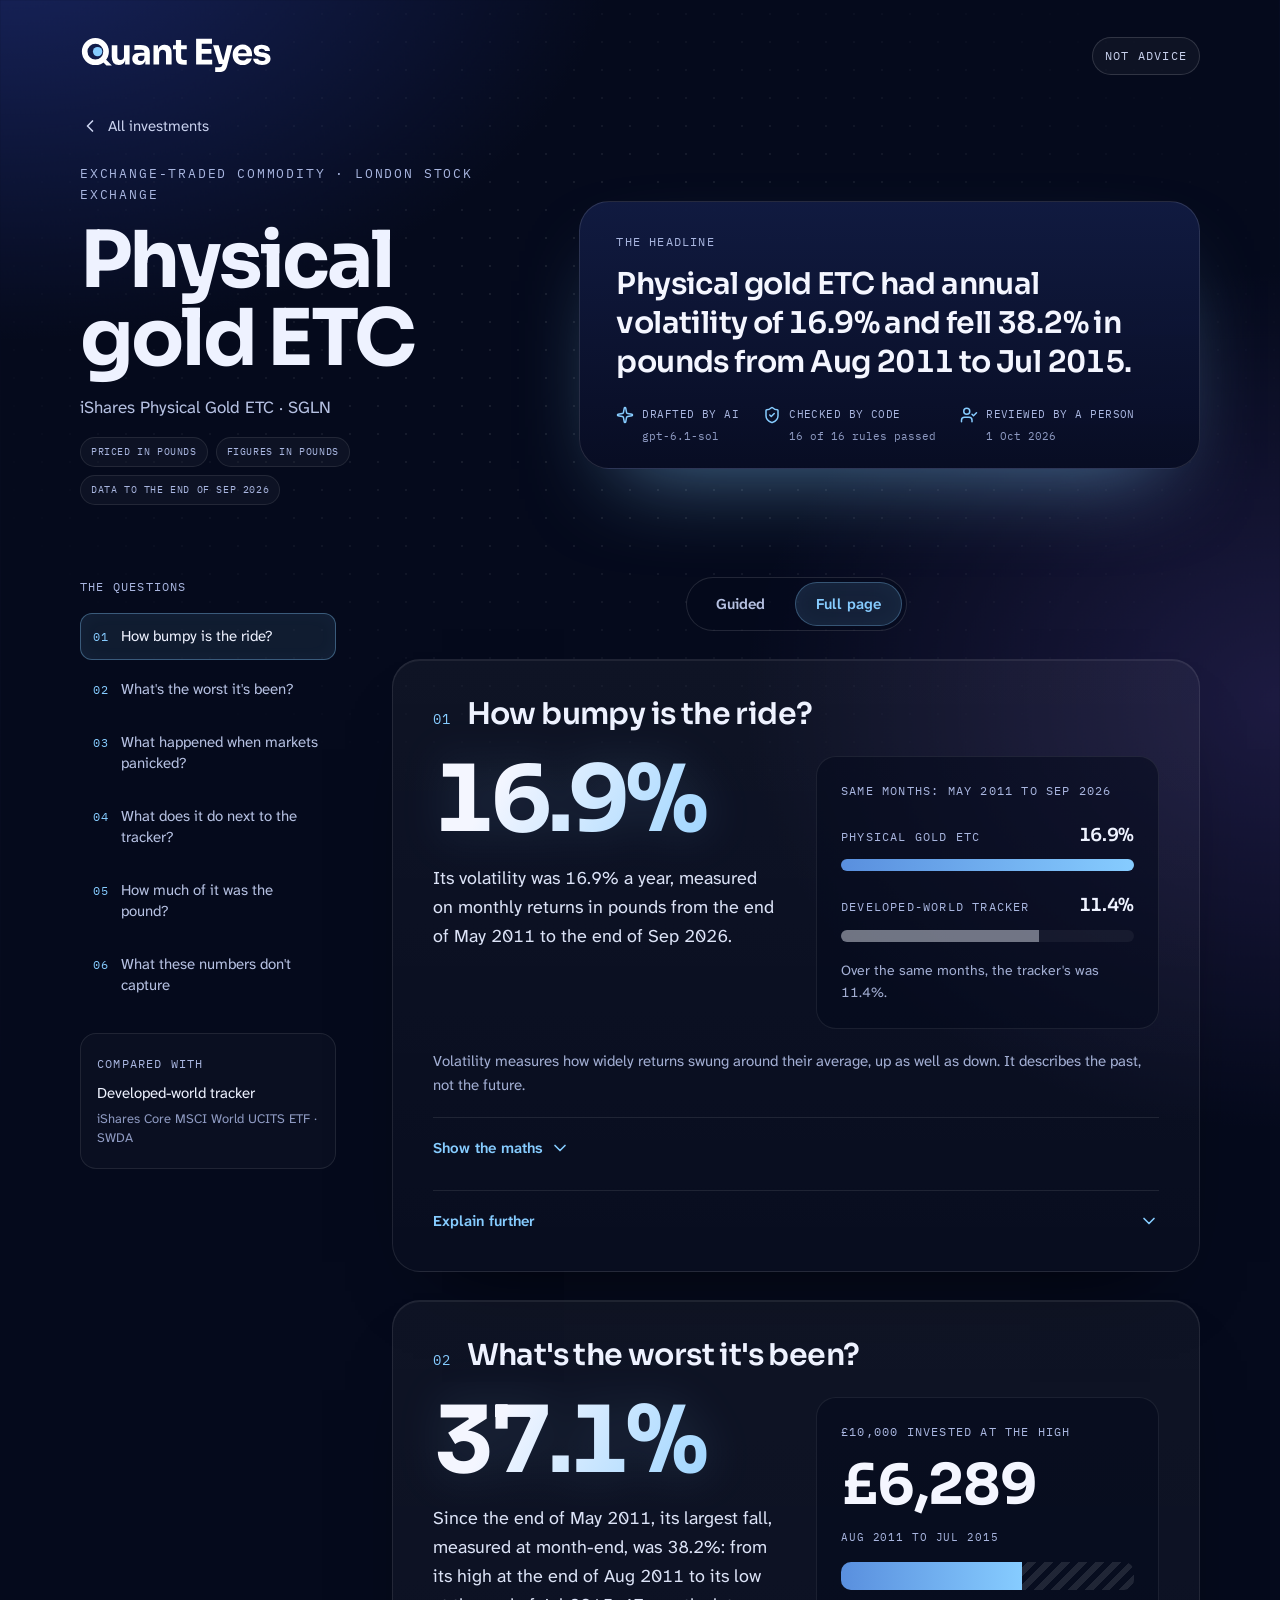
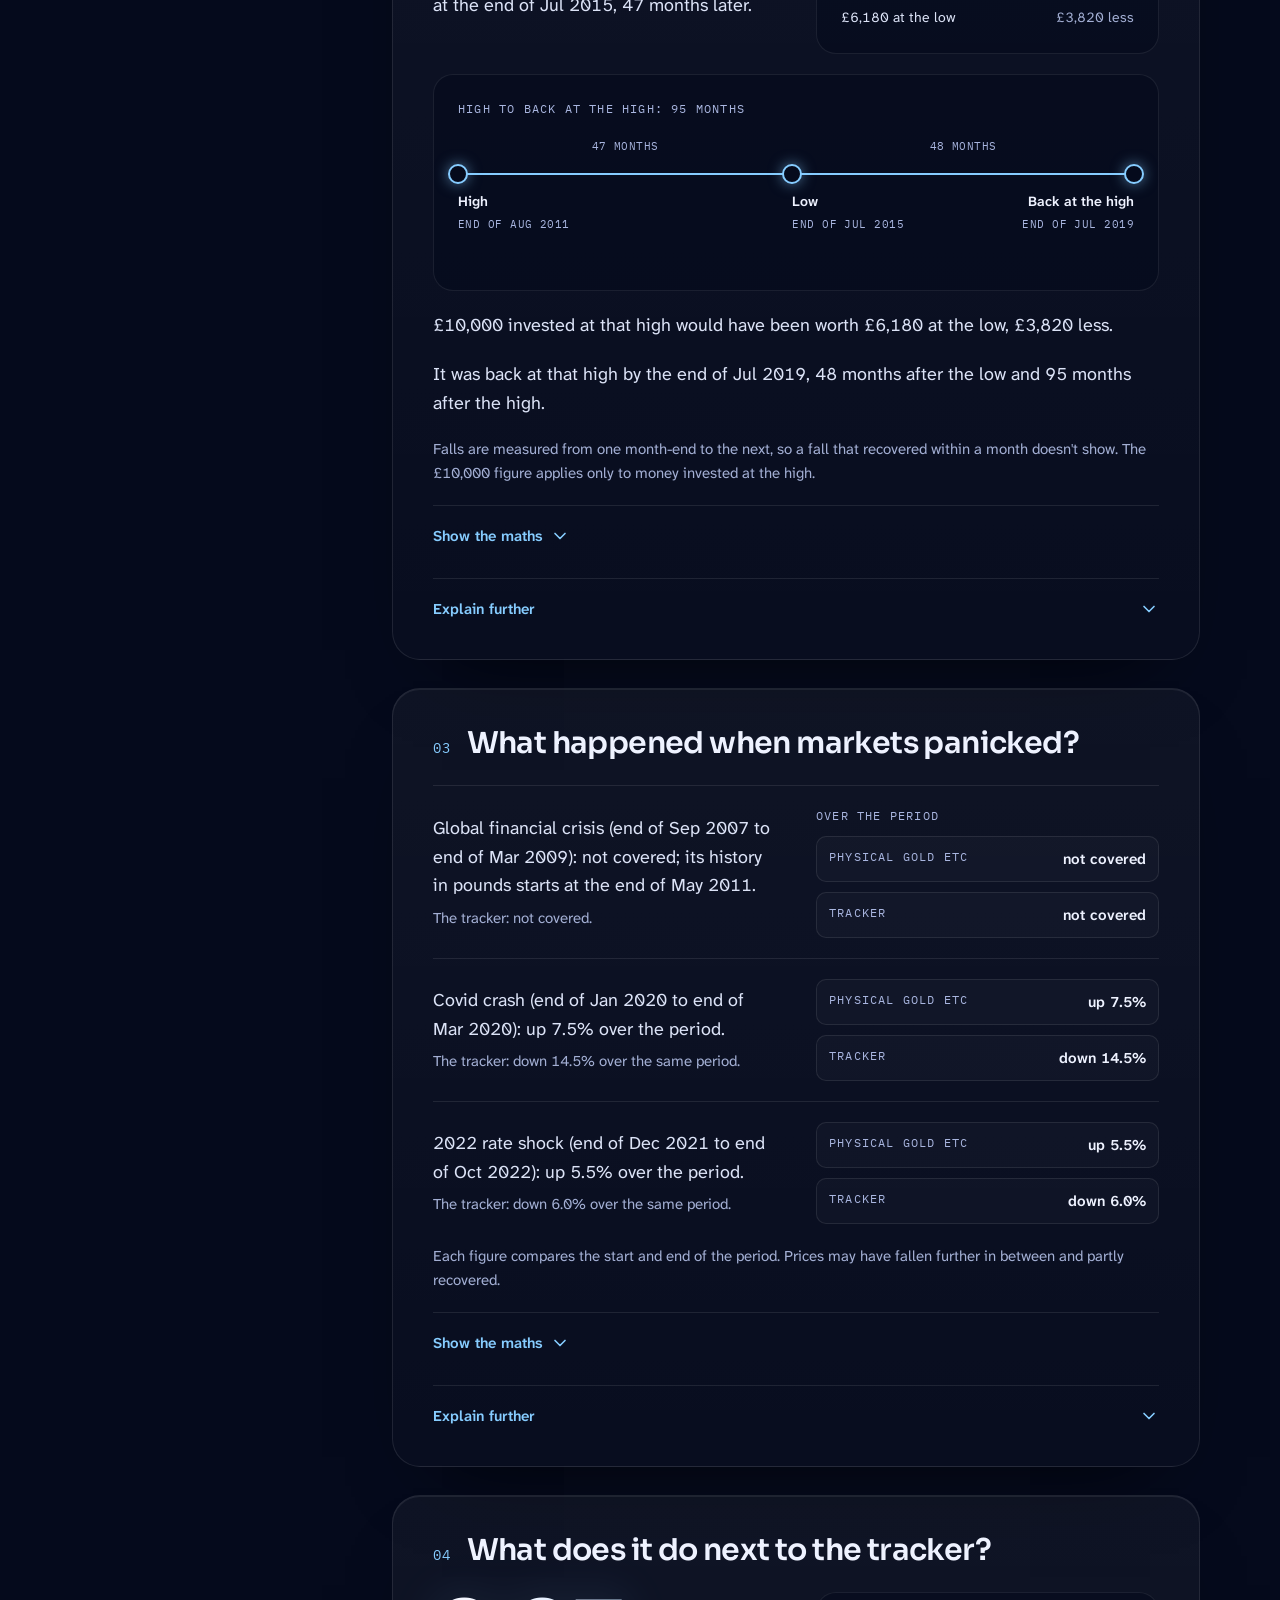
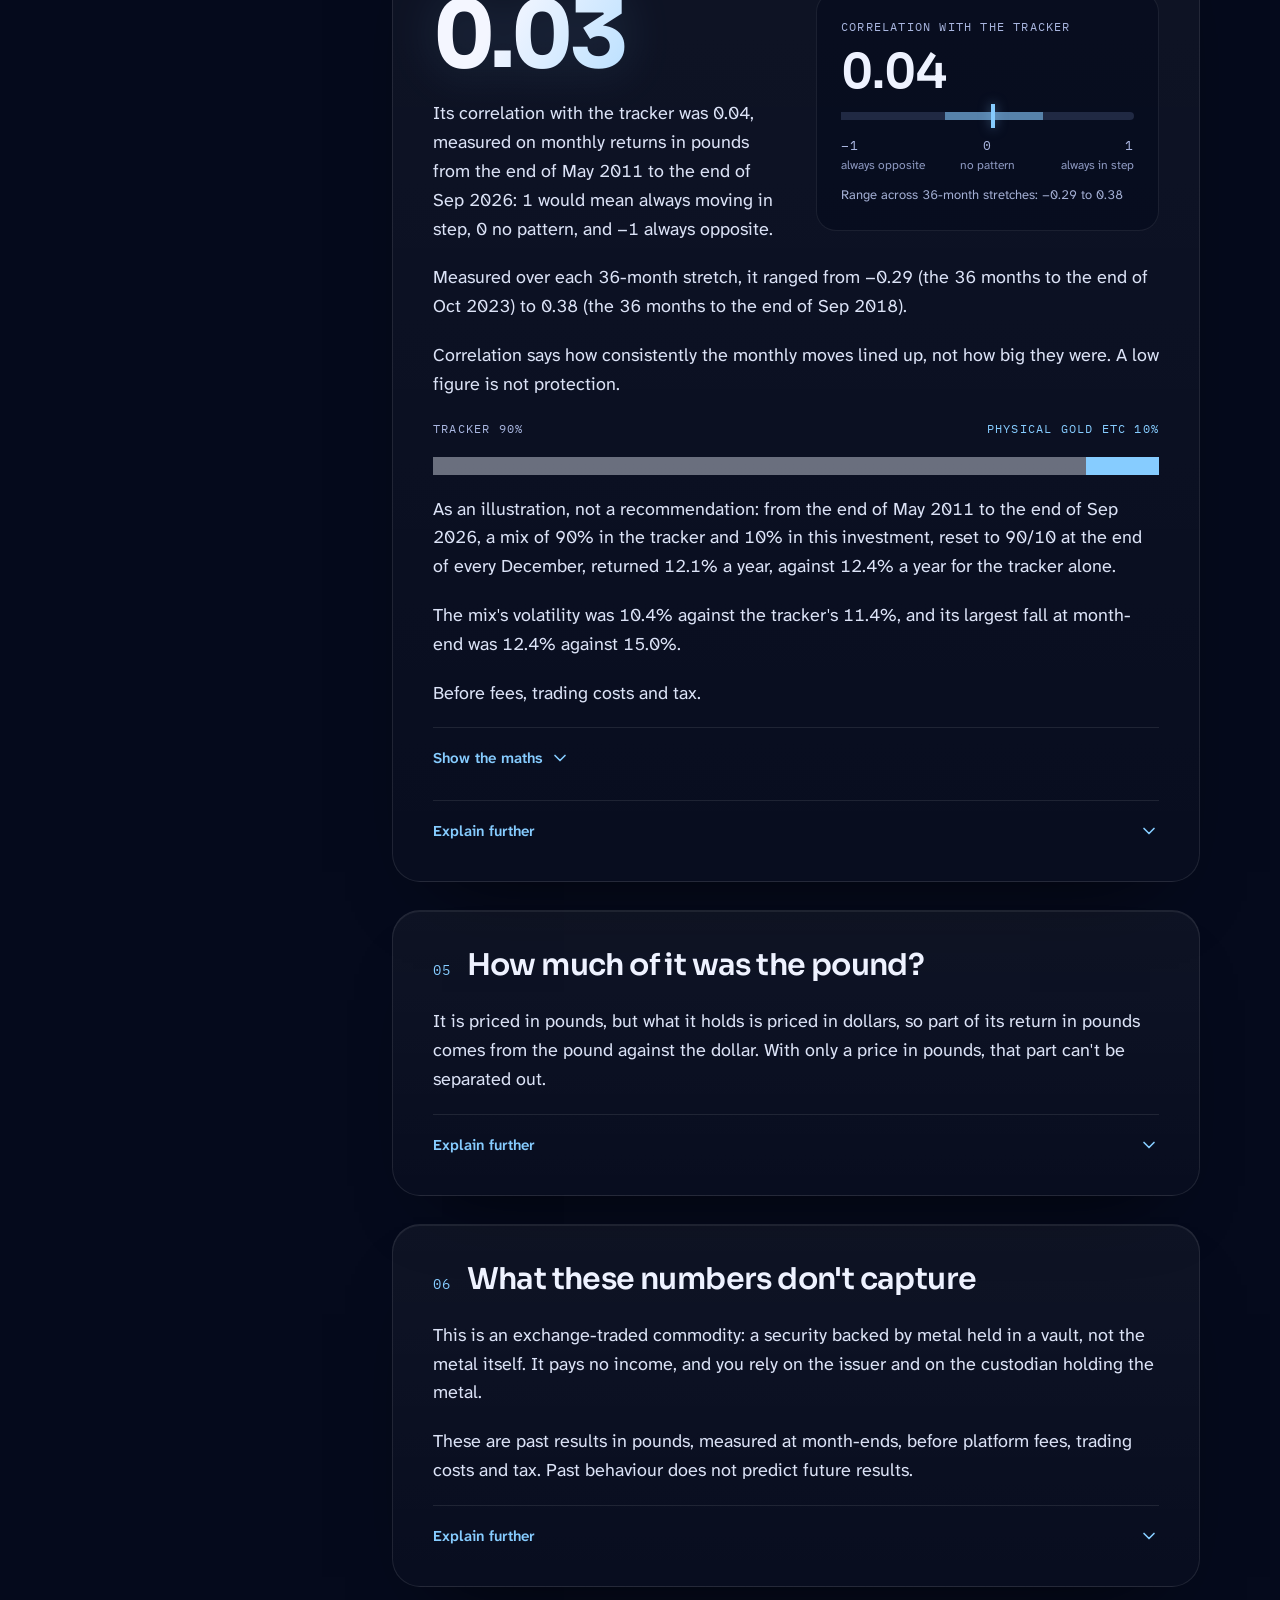
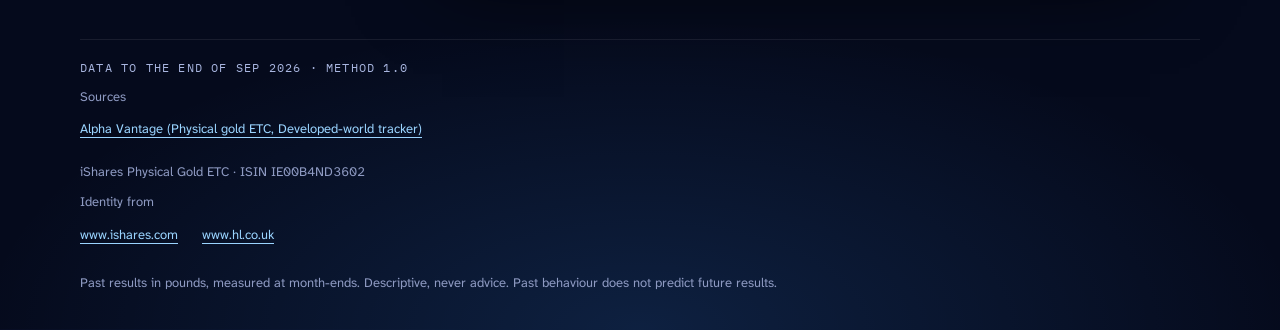
<file: site/sgln/index.html>
<!doctype html>
<html lang="en-GB">
<head>
<meta charset="utf-8">
<meta name="viewport" content="width=device-width, initial-scale=1">
<title data-qx="title">Physical gold ETC, in pounds · Quant Eyes</title>
<meta data-qx="description" data-qx-attr="content" content="Physical gold ETC had annual volatility of 16.9% and fell 38.2% in pounds from Aug 2011 to Jul 2015." name="description">
<meta data-qx="og-title" data-qx-attr="content" content="Physical gold ETC, in pounds · Quant Eyes" property="og:title">
<meta data-qx="og-description" data-qx-attr="content" content="Physical gold ETC had annual volatility of 16.9% and fell 38.2% in pounds from Aug 2011 to Jul 2015." property="og:description">
<meta property="og:type" content="website">
<link rel="stylesheet" href="../assets/site.css">
<link rel="icon" type="image/svg+xml" href="../assets/brand/favicon.svg">
<script src="../assets/site.js" defer>
</script>
</head>
<body>
<header>
<a data-qx="site-name" href="../">Quant Eyes</a>
<p data-qx="not-advice">Not advice</p>
</header>
<main data-layout="asset">
<a data-qx="back" href="../">All investments</a>
<div data-layout="asset-intro">
<div data-layout="identity">
<p data-qx="kicker">Exchange-traded commodity · London Stock Exchange</p>
<h1 data-qx="asset-label">Physical gold ETC</h1>
<p data-qx="asset-name">iShares Physical Gold ETC · SGLN</p>
<div data-layout="tags">
<p data-qx="tag" data-qx-key="priced">Priced in pounds</p>
<p data-qx="tag" data-qx-key="figures">Figures in pounds</p>
<p data-qx="tag" data-qx-key="data">Data to the end of Sep 2026</p>
</div>
</div>
<div data-layout="headline">
<p data-qx="section-label" data-qx-key="headline">The headline</p>
<p data-qx="headline" data-qx-key="sgln">Physical gold ETC had annual volatility of 16.9% and fell 38.2% in pounds from Aug 2011 to Jul 2015.</p>
<div data-layout="chain">
<div data-layout="chain-step">
<p data-qx="chain" data-qx-key="drafted">Drafted by AI</p>
<p data-qx="chain-detail" data-qx-key="drafted">gpt-6.1-sol</p>
</div>
<div data-layout="chain-step">
<p data-qx="chain" data-qx-key="checked">Checked by code</p>
<p data-qx="chain-detail" data-qx-key="checked">16 of 16 rules passed</p>
</div>
<div data-layout="chain-step">
<p data-qx="chain" data-qx-key="reviewed">Reviewed by a person</p>
<p data-qx="chain-detail" data-qx-key="reviewed">1 Oct 2026</p>
</div>
</div>
</div>
</div>
<div data-layout="asset-body">
<nav data-layout="rail">
<p data-qx="rail-label">The questions</p>
<div data-layout="rail-links">
<a href="#bumpy">
<span data-qx="rail-number" data-qx-key="bumpy">01</span>
<span data-qx="rail-title" data-qx-key="bumpy">How bumpy is the ride?</span>
</a>
<a href="#worst">
<span data-qx="rail-number" data-qx-key="worst">02</span>
<span data-qx="rail-title" data-qx-key="worst">What&#x27;s the worst it&#x27;s been?</span>
</a>
<a href="#panic">
<span data-qx="rail-number" data-qx-key="panic">03</span>
<span data-qx="rail-title" data-qx-key="panic">What happened when markets panicked?</span>
</a>
<a href="#next">
<span data-qx="rail-number" data-qx-key="next">04</span>
<span data-qx="rail-title" data-qx-key="next">What does it do next to the tracker?</span>
</a>
<a href="#pound">
<span data-qx="rail-number" data-qx-key="pound">05</span>
<span data-qx="rail-title" data-qx-key="pound">How much of it was the pound?</span>
</a>
<a href="#limits">
<span data-qx="rail-number" data-qx-key="limits">06</span>
<span data-qx="rail-title" data-qx-key="limits">What these numbers don&#x27;t capture</span>
</a>
</div>
<div data-layout="benchmark">
<p data-qx="compared-label">Compared with</p>
<p data-qx="benchmark-label">Developed-world tracker</p>
<p data-qx="benchmark-name">iShares Core MSCI World UCITS ETF · SWDA</p>
</div>
</nav>
<div data-layout="cards">
<div data-layout="guided-hint" hidden>
<button data-qx="guided-hint-open" type="button">Try guided mode: one question at a time</button>
<button data-qx="guided-hint-close" data-qx-attr="aria-label" aria-label="Close the hint" type="button"></button>
</div>
<nav data-layout="guided-controls" hidden>
<div data-layout="guided-mode">
<button data-qx="mode-guided" type="button" aria-pressed="false">Guided</button>
<button data-qx="mode-full" type="button" aria-pressed="true">Full page</button>
</div>
<div data-layout="guided-track">
<button data-qx="step-back" type="button">Back</button>
<ol data-layout="guided-steps">
<li data-layout="guided-step">
<button data-qx="step-node" data-qx-key="bumpy" data-qx-attr="aria-label" aria-label="Step 1: How bumpy is the ride?" type="button" data-step="bumpy"></button>
<span data-qx="step-label" data-qx-key="bumpy">Bumpy</span>
</li>
<li data-layout="guided-step">
<button data-qx="step-node" data-qx-key="worst" data-qx-attr="aria-label" aria-label="Step 2: What&#x27;s the worst it&#x27;s been?" type="button" data-step="worst"></button>
<span data-qx="step-label" data-qx-key="worst">Worst fall</span>
</li>
<li data-layout="guided-step">
<button data-qx="step-node" data-qx-key="panic" data-qx-attr="aria-label" aria-label="Step 3: What happened when markets panicked?" type="button" data-step="panic"></button>
<span data-qx="step-label" data-qx-key="panic">Panics</span>
</li>
<li data-layout="guided-step">
<button data-qx="step-node" data-qx-key="next" data-qx-attr="aria-label" aria-label="Step 4: What does it do next to the tracker?" type="button" data-step="next"></button>
<span data-qx="step-label" data-qx-key="next">Next to tracker</span>
</li>
<li data-layout="guided-step">
<button data-qx="step-node" data-qx-key="pound" data-qx-attr="aria-label" aria-label="Step 5: How much of it was the pound?" type="button" data-step="pound"></button>
<span data-qx="step-label" data-qx-key="pound">The pound</span>
</li>
<li data-layout="guided-step">
<button data-qx="step-node" data-qx-key="limits" data-qx-attr="aria-label" aria-label="Step 6: What these numbers don&#x27;t capture" type="button" data-step="limits"></button>
<span data-qx="step-label" data-qx-key="limits">Limits</span>
</li>
</ol>
<button data-qx="step-next" type="button">Next</button>
</div>
</nav>
<section id="bumpy">
<div data-layout="card-heading">
<p data-qx="card-number" data-qx-key="bumpy">01</p>
<h2 data-qx="card-title" data-qx-key="bumpy">How bumpy is the ride?</h2>
</div>
<div data-layout="card-lead">
<div data-layout="lead-copy">
<p data-qx="figure" data-qx-key="bumpy.volatility"><span data-layout="figure-text">16.9%</span></p>
<p data-qx="sentence" data-qx-key="bumpy.0">Its volatility was 16.9% a year, measured on monthly returns in pounds from the end of May 2011 to the end of Sep 2026.</p>
</div>
<div data-layout="bars">
<div data-layout="bar-visual">
<p data-qx="bars-label">Same months: May 2011 to Sep 2026</p>
<div data-layout="bar">
<p data-qx="bar-label" data-qx-key="bumpy.asset">Physical gold ETC</p>
<p data-qx="bar-value" data-qx-key="bumpy.asset">16.9%</p>
<div data-layout="bar-track">
<span data-qx="size" data-qx-key="bumpy.asset" style="--qx-size:1.0000"></span>
</div>
</div>
<div data-layout="bar">
<p data-qx="bar-label" data-qx-key="bumpy.tracker">Developed-world tracker</p>
<p data-qx="bar-value" data-qx-key="bumpy.tracker">11.4%</p>
<div data-layout="bar-track">
<span data-qx="size" data-qx-key="bumpy.tracker" style="--qx-size:0.6746"></span>
</div>
</div>
</div>
<p data-qx="sentence" data-qx-key="bumpy.1">Over the same months, the tracker&#x27;s was 11.4%.</p>
</div>
</div>
<p data-qx="sentence" data-qx-key="bumpy.2">Volatility measures how widely returns swung around their average, up as well as down. It describes the past, not the future.</p>
<details>
<summary>
<span data-qx="maths-show" data-qx-key="bumpy">Show the maths</span>
<span data-qx="maths-hide" data-qx-key="bumpy" hidden>Hide the maths</span>
</summary>
<p data-qx="maths-method" data-qx-key="bumpy">A month&#x27;s return is the change in value from one month-end to the next, in pounds, with any income reinvested. Volatility is the standard deviation of those monthly returns (the sample version, dividing by one fewer than the number of months), multiplied by √12 to make it a yearly figure. That step treats months as independent, which is an approximation.</p>
<table>
<thead>
<tr>
<th data-qx="maths-head" data-qx-key="bumpy.figure" scope="col">Figure</th>
<th data-qx="maths-head" data-qx-key="bumpy.value" scope="col">Value</th>
<th data-qx="maths-head" data-qx-key="bumpy.period" scope="col">Period</th>
</tr>
</thead>
<tbody>
<tr>
<th data-qx="maths-figure" data-qx-key="bumpy.volatility" scope="row">Volatility, a year</th>
<td data-qx="maths-value" data-qx-key="bumpy.volatility">16.9%</td>
<td data-qx="maths-period" data-qx-key="bumpy.volatility">May 2011 to Sep 2026</td>
</tr>
<tr>
<th data-qx="maths-figure" data-qx-key="bumpy.tracker_volatility" scope="row">The tracker, same months</th>
<td data-qx="maths-value" data-qx-key="bumpy.tracker_volatility">11.4%</td>
<td data-qx="maths-period" data-qx-key="bumpy.tracker_volatility">May 2011 to Sep 2026</td>
</tr>
</tbody>
</table>
<p data-qx="maths-note" data-qx-key="bumpy">Periods run from month-end to month-end. Each figure is rounded once, from the unrounded calculation.</p>
<p data-qx="maths-sources" data-qx-key="bumpy">Source: Alpha Vantage (Physical gold ETC, Developed-world tracker). Method 1.0.</p>
</details>
<details data-layout="guided">
<summary>
<span data-qx="more-open" data-qx-key="bumpy">Explain further</span>
</summary>
<div data-layout="guided-everyday">
<p data-qx="everyday-label" data-qx-key="bumpy">In everyday terms</p>
<p data-qx="everyday" data-qx-key="bumpy">Two roads to the same town, one flat, one hilly. Volatility measures the hills, not where the road ends up.</p>
</div>
<div data-layout="guided-panels">
<div data-layout="guided-panel">
<p data-qx="more-number" data-qx-key="bumpy.1">01</p>
<h3 data-qx="more-title" data-qx-key="bumpy.1">What goes in</h3>
<p data-qx="more-text" data-qx-key="bumpy.1">One number for each month: how much a holding changed in pounds from one month-end to the next, with any income added back, from the end of May 2011 to the end of Sep 2026.</p>
</div>
<div data-layout="guided-panel">
<p data-qx="more-number" data-qx-key="bumpy.2">02</p>
<h3 data-qx="more-title" data-qx-key="bumpy.2">How spread out they were</h3>
<p data-qx="more-text" data-qx-key="bumpy.2">Volatility measures how far those monthly changes typically sat from their average, rises and falls alike. Bigger swings either way give a higher figure.</p>
</div>
<div data-layout="guided-panel">
<p data-qx="more-number" data-qx-key="bumpy.3">03</p>
<h3 data-qx="more-title" data-qx-key="bumpy.3">Why &quot;a year&quot;</h3>
<p data-qx="more-text" data-qx-key="bumpy.3">The monthly spread is scaled to a yearly figure by multiplying it by the square root of 12. It is the usual convention, so investments can be compared on the same footing.</p>
</div>
<div data-layout="guided-panel">
<p data-qx="more-number" data-qx-key="bumpy.4">04</p>
<h3 data-qx="more-title" data-qx-key="bumpy.4">Next to the tracker</h3>
<p data-qx="more-text" data-qx-key="bumpy.4">Over the months both cover, from the end of May 2011 to the end of Sep 2026: 16.9%, against 11.4% for the developed-world tracker.</p>
</div>
<div data-layout="guided-panel">
<p data-qx="more-number" data-qx-key="bumpy.5">05</p>
<h3 data-qx="more-title" data-qx-key="bumpy.5">What it can&#x27;t tell you</h3>
<p data-qx="more-text" data-qx-key="bumpy.5">It treats a rise and a fall of the same size alike, and it says nothing about next month. A calm stretch can end suddenly.</p>
</div>
</div>
</details>
</section>
<section id="worst">
<div data-layout="card-heading">
<p data-qx="card-number" data-qx-key="worst">02</p>
<h2 data-qx="card-title" data-qx-key="worst">What&#x27;s the worst it&#x27;s been?</h2>
</div>
<div data-layout="card-lead">
<div data-layout="lead-copy">
<p data-qx="figure" data-qx-key="worst.fall"><span data-layout="figure-text">38.2%</span></p>
<p data-qx="sentence" data-qx-key="worst.0">Since the end of May 2011, its largest fall, measured at month-end, was 38.2%: from its high at the end of Aug 2011 to its low at the end of Jul 2015, 47 months later.</p>
</div>
<div data-layout="drain">
<p data-qx="drain-label">£10,000 invested at the high</p>
<p data-qx="figure" data-qx-key="worst.ten_thousand_left" data-qx-from="10000"><span data-layout="figure-text">£6,180</span></p>
<p data-qx="drain-period">Aug 2011 to Jul 2015</p>
<div data-layout="drain-track">
<span data-qx="size" data-qx-key="worst.drain" style="--qx-size:0.6180"></span>
</div>
<p data-qx="drain-left">£6,180 at the low</p>
<p data-qx="drain-lost">£3,820 less</p>
</div>
</div>
<div data-layout="timeline">
<p data-qx="timeline-label">High to back at the high: 95 months</p>
<div data-layout="timeline-container">
<div data-layout="timeline-track">
<p data-qx="segment" data-qx-key="worst.fall">47 months</p>
<span data-qx="size" data-qx-key="worst.fall" style="--qx-size:0.4947"></span>
<p data-qx="segment" data-qx-key="worst.recovery">48 months</p>
<span data-qx="size" data-qx-key="worst.recovery" style="--qx-size:0.5053"></span>
<div data-layout="timeline-point" data-point="high">
<p data-qx="point-label" data-qx-key="high">High</p>
<p data-qx="point-date" data-qx-key="high">end of Aug 2011</p>
</div>
<div data-layout="timeline-point" data-point="low">
<p data-qx="point-label" data-qx-key="low">Low</p>
<p data-qx="point-date" data-qx-key="low">end of Jul 2015</p>
</div>
<div data-layout="timeline-point" data-point="back">
<p data-qx="point-label" data-qx-key="back">Back at the high</p>
<p data-qx="point-date" data-qx-key="back">end of Jul 2019</p>
</div>
</div>
</div>
</div>
<p data-qx="sentence" data-qx-key="worst.1">£10,000 invested at that high would have been worth £6,180 at the low, £3,820 less.</p>
<p data-qx="sentence" data-qx-key="worst.2">It was back at that high by the end of Jul 2019, 48 months after the low and 95 months after the high.</p>
<p data-qx="sentence" data-qx-key="worst.3">Falls are measured from one month-end to the next, so a fall that recovered within a month doesn&#x27;t show. The £10,000 figure applies only to money invested at the high.</p>
<details>
<summary>
<span data-qx="maths-show" data-qx-key="worst">Show the maths</span>
<span data-qx="maths-hide" data-qx-key="worst" hidden>Hide the maths</span>
</summary>
<p data-qx="maths-method" data-qx-key="worst">At each month-end the value is compared with the highest month-end value so far. The largest fall is the deepest drop below that high; if two are equally deep, the earlier counts. The first month in the data counts as a high, so a fall that began earlier is measured only from there. The high is the last month-end at that level before the low; back at the high is the first month-end at or above it. Months are counted between month-ends. The £10,000 figure is £10,000 × (1 − the fall), rounded to the nearest £10.</p>
<table>
<thead>
<tr>
<th data-qx="maths-head" data-qx-key="worst.figure" scope="col">Figure</th>
<th data-qx="maths-head" data-qx-key="worst.value" scope="col">Value</th>
<th data-qx="maths-head" data-qx-key="worst.period" scope="col">Period</th>
</tr>
</thead>
<tbody>
<tr>
<th data-qx="maths-figure" data-qx-key="worst.fall" scope="row">Largest fall since May 2011</th>
<td data-qx="maths-value" data-qx-key="worst.fall">38.2%</td>
<td data-qx="maths-period" data-qx-key="worst.fall">Aug 2011 to Jul 2015</td>
</tr>
<tr>
<th data-qx="maths-figure" data-qx-key="worst.months_to_low" scope="row">High to low</th>
<td data-qx="maths-value" data-qx-key="worst.months_to_low">47 months</td>
<td data-qx="maths-period" data-qx-key="worst.months_to_low">Aug 2011 to Jul 2015</td>
</tr>
<tr>
<th data-qx="maths-figure" data-qx-key="worst.ten_thousand_left" scope="row">£10,000 at the high, worth at the low</th>
<td data-qx="maths-value" data-qx-key="worst.ten_thousand_left">£6,180</td>
<td data-qx="maths-period" data-qx-key="worst.ten_thousand_left">Aug 2011 to Jul 2015</td>
</tr>
<tr>
<th data-qx="maths-figure" data-qx-key="worst.ten_thousand_lost" scope="row">£10,000 at the high, less at the low</th>
<td data-qx="maths-value" data-qx-key="worst.ten_thousand_lost">£3,820</td>
<td data-qx="maths-period" data-qx-key="worst.ten_thousand_lost">Aug 2011 to Jul 2015</td>
</tr>
<tr>
<th data-qx="maths-figure" data-qx-key="worst.months_to_recover" scope="row">Low to back at the high</th>
<td data-qx="maths-value" data-qx-key="worst.months_to_recover">48 months</td>
<td data-qx="maths-period" data-qx-key="worst.months_to_recover">Jul 2015 to Jul 2019</td>
</tr>
<tr>
<th data-qx="maths-figure" data-qx-key="worst.months_underwater" scope="row">Time below the high</th>
<td data-qx="maths-value" data-qx-key="worst.months_underwater">95 months</td>
<td data-qx="maths-period" data-qx-key="worst.months_underwater">Aug 2011 to Jul 2019</td>
</tr>
</tbody>
</table>
<p data-qx="maths-note" data-qx-key="worst">Periods run from month-end to month-end. Each figure is rounded once, from the unrounded calculation.</p>
<p data-qx="maths-sources" data-qx-key="worst">Source: Alpha Vantage (Physical gold ETC). Method 1.0.</p>
</details>
<details data-layout="guided">
<summary>
<span data-qx="more-open" data-qx-key="worst">Explain further</span>
</summary>
<div data-layout="guided-everyday">
<p data-qx="everyday-label" data-qx-key="worst">In everyday terms</p>
<p data-qx="everyday" data-qx-key="worst">The deepest dip on a walk, measured from the highest point you&#x27;d reached so far.</p>
</div>
<div data-layout="guided-panels">
<div data-layout="guided-panel">
<p data-qx="more-number" data-qx-key="worst.1">01</p>
<h3 data-qx="more-title" data-qx-key="worst.1">From high to low</h3>
<p data-qx="more-text" data-qx-key="worst.1">47 months, from the end of Aug 2011 to the end of Jul 2015.</p>
</div>
<div data-layout="guided-panel">
<p data-qx="more-number" data-qx-key="worst.2">02</p>
<h3 data-qx="more-title" data-qx-key="worst.2">In money</h3>
<p data-qx="more-text" data-qx-key="worst.2">£10,000 invested at that high would have been worth £6,180 at the low, £3,820 less. That applies only to money put in at the high.</p>
</div>
<div data-layout="guided-panel">
<p data-qx="more-number" data-qx-key="worst.3">03</p>
<h3 data-qx="more-title" data-qx-key="worst.3">Getting back</h3>
<p data-qx="more-text" data-qx-key="worst.3">It was back at that high by the end of Jul 2019: 48 months after the low, 95 months after the high.</p>
</div>
<div data-layout="guided-panel">
<p data-qx="more-number" data-qx-key="worst.4">04</p>
<h3 data-qx="more-title" data-qx-key="worst.4">What month-ends hide</h3>
<p data-qx="more-text" data-qx-key="worst.4">A fall that recovered within the same month doesn&#x27;t show, so the worst moment may have been deeper.</p>
</div>
</div>
</details>
</section>
<section id="panic">
<div data-layout="card-heading">
<p data-qx="card-number" data-qx-key="panic">03</p>
<h2 data-qx="card-title" data-qx-key="panic">What happened when markets panicked?</h2>
</div>
<div data-layout="episode">
<div data-layout="episode-copy">
<p data-qx="sentence" data-qx-key="panic.0">Global financial crisis (end of Sep 2007 to end of Mar 2009): not covered; its history in pounds starts at the end of May 2011.</p>
<p data-qx="sentence" data-qx-key="panic.1">The tracker: not covered.</p>
</div>
<div data-layout="chips">
<p data-qx="chips-label">Over the period</p>
<div data-layout="chip">
<p data-qx="chip-label" data-qx-key="gfc.asset">Physical gold ETC</p>
<p data-qx="chip-value" data-qx-key="gfc.asset">not covered</p>
</div>
<div data-layout="chip">
<p data-qx="chip-label" data-qx-key="gfc.tracker">Tracker</p>
<p data-qx="chip-value" data-qx-key="gfc.tracker">not covered</p>
</div>
</div>
</div>
<div data-layout="episode">
<div data-layout="episode-copy">
<p data-qx="sentence" data-qx-key="panic.2">Covid crash (end of Jan 2020 to end of Mar 2020): up 7.5% over the period.</p>
<p data-qx="sentence" data-qx-key="panic.3">The tracker: down 14.5% over the same period.</p>
</div>
<div data-layout="chips">
<div data-layout="chip">
<p data-qx="chip-label" data-qx-key="covid.asset">Physical gold ETC</p>
<p data-qx="chip-value" data-qx-key="covid.asset">up 7.5%</p>
</div>
<div data-layout="chip">
<p data-qx="chip-label" data-qx-key="covid.tracker">Tracker</p>
<p data-qx="chip-value" data-qx-key="covid.tracker">down 14.5%</p>
</div>
</div>
</div>
<div data-layout="episode">
<div data-layout="episode-copy">
<p data-qx="sentence" data-qx-key="panic.4">2022 rate shock (end of Dec 2021 to end of Oct 2022): up 5.5% over the period.</p>
<p data-qx="sentence" data-qx-key="panic.5">The tracker: down 6.0% over the same period.</p>
</div>
<div data-layout="chips">
<div data-layout="chip">
<p data-qx="chip-label" data-qx-key="rate_shock.asset">Physical gold ETC</p>
<p data-qx="chip-value" data-qx-key="rate_shock.asset">up 5.5%</p>
</div>
<div data-layout="chip">
<p data-qx="chip-label" data-qx-key="rate_shock.tracker">Tracker</p>
<p data-qx="chip-value" data-qx-key="rate_shock.tracker">down 6.0%</p>
</div>
</div>
</div>
<p data-qx="sentence" data-qx-key="panic.6">Each figure compares the start and end of the period. Prices may have fallen further in between and partly recovered.</p>
<details>
<summary>
<span data-qx="maths-show" data-qx-key="panic">Show the maths</span>
<span data-qx="maths-hide" data-qx-key="panic" hidden>Hide the maths</span>
</summary>
<p data-qx="maths-method" data-qx-key="panic">Each window runs from the month-end before it starts to the month-end it finishes: the 2022 rate shock runs from the end of Dec 2021 to the end of Oct 2022. The figure is the change between those two month-ends, not the largest fall inside the window. A window is shown only if the data covers both month-ends; it is never shortened to fit.</p>
<p data-qx="maths-note" data-qx-key="panic">Periods run from month-end to month-end. Each figure is rounded once, from the unrounded calculation.</p>
<p data-qx="maths-sources" data-qx-key="panic">Source: Alpha Vantage (Physical gold ETC, Developed-world tracker). Method 1.0.</p>
</details>
<details data-layout="guided">
<summary>
<span data-qx="more-open" data-qx-key="panic">Explain further</span>
</summary>
<div data-layout="guided-everyday">
<p data-qx="everyday-label" data-qx-key="panic">In everyday terms</p>
<p data-qx="everyday" data-qx-key="panic">Three storms, and how it came out of each one, start to finish.</p>
</div>
<div data-layout="guided-panels">
<div data-layout="guided-panel">
<p data-qx="more-number" data-qx-key="panic.1">01</p>
<h3 data-qx="more-title" data-qx-key="panic.1">Three named periods</h3>
<p data-qx="more-text" data-qx-key="panic.1">Global financial crisis: not covered. Covid crash: up 7.5%. 2022 rate shock: up 5.5%. In pounds, from the start to the end of each period.</p>
</div>
<div data-layout="guided-panel">
<p data-qx="more-number" data-qx-key="panic.2">02</p>
<h3 data-qx="more-title" data-qx-key="panic.2">Priced in pounds, holding dollars</h3>
<p data-qx="more-text" data-qx-key="panic.2">It is priced in pounds, but what it holds is priced in dollars, so the exchange rate is already inside these figures.</p>
</div>
<div data-layout="guided-panel">
<p data-qx="more-number" data-qx-key="panic.3">03</p>
<h3 data-qx="more-title" data-qx-key="panic.3">What start-to-end hides</h3>
<p data-qx="more-text" data-qx-key="panic.3">Prices may have fallen further in between and partly recovered before the period ended.</p>
</div>
</div>
</details>
</section>
<section id="next">
<div data-layout="card-heading">
<p data-qx="card-number" data-qx-key="next">04</p>
<h2 data-qx="card-title" data-qx-key="next">
<button type="button" data-accordion-toggle="" aria-expanded="true" aria-disabled="true" aria-controls="next-content">What does it do next to the tracker?
</button>
</h2>
</div>
<div data-layout="card-content" id="next-content">
<div data-layout="card-lead">
<div data-layout="lead-copy">
<p data-qx="figure" data-qx-key="next.correlation"><span data-layout="figure-text">0.04</span></p>
<p data-qx="sentence" data-qx-key="next.0">Its correlation with the tracker was 0.04, measured on monthly returns in pounds from the end of May 2011 to the end of Sep 2026: 1 would mean always moving in step, 0 no pattern, and −1 always opposite.</p>
</div>
<div data-layout="correlation">
<p data-qx="scale-label">Correlation with the tracker</p>
<p data-qx="scale-value" data-qx-key="next.correlation">0.04</p>
<span data-qx="size" data-qx-key="next.correlation" style="--qx-size:0.5200"></span>
<div data-layout="scale-points">
<div data-layout="scale-point">
<p data-qx="scale-mark" data-qx-key="low">−1</p>
<p data-qx="scale-note" data-qx-key="low">always opposite</p>
</div>
<div data-layout="scale-point">
<p data-qx="scale-mark" data-qx-key="mid">0</p>
<p data-qx="scale-note" data-qx-key="mid">no pattern</p>
</div>
<div data-layout="scale-point">
<p data-qx="scale-mark" data-qx-key="high">1</p>
<p data-qx="scale-note" data-qx-key="high">always in step</p>
</div>
</div>
<p data-qx="range">Range across 36-month stretches: −0.29 to 0.38</p>
<span data-qx="size" data-qx-key="next.range-low" style="--qx-size:0.3550"></span>
<span data-qx="size" data-qx-key="next.range-high" style="--qx-size:0.6900"></span>
</div>
</div>
<p data-qx="sentence" data-qx-key="next.1">Measured over each 36-month stretch, it ranged from −0.29 (the 36 months to the end of Oct 2023) to 0.38 (the 36 months to the end of Sep 2018).</p>
<p data-qx="sentence" data-qx-key="next.2">Correlation says how consistently the monthly moves lined up, not how big they were. A low figure is not protection.</p>
<div data-layout="mix">
<p data-qx="mix-part" data-qx-key="next.tracker">Tracker 90%</p>
<span data-qx="size" data-qx-key="next.tracker" style="--qx-size:0.9000"></span>
<p data-qx="mix-part" data-qx-key="next.asset">Physical gold ETC 10%</p>
<span data-qx="size" data-qx-key="next.asset" style="--qx-size:0.1000"></span>
</div>
<p data-qx="sentence" data-qx-key="next.3">As an illustration, not a recommendation: from the end of May 2011 to the end of Sep 2026, a mix of 90% in the tracker and 10% in this investment, reset to 90/10 at the end of every December, returned 12.1% a year, against 12.4% a year for the tracker alone.</p>
<p data-qx="sentence" data-qx-key="next.4">The mix&#x27;s volatility was 10.4% against the tracker&#x27;s 11.4%, and its largest fall at month-end was 12.4% against 15.0%.</p>
<p data-qx="sentence" data-qx-key="next.5">Before fees, trading costs and tax.</p>
<details>
<summary>
<span data-qx="maths-show" data-qx-key="next">Show the maths</span>
<span data-qx="maths-hide" data-qx-key="next" hidden>Hide the maths</span>
</summary>
<p data-qx="maths-method" data-qx-key="next">Correlation is the Pearson correlation of the two sets of monthly returns in pounds, over the months both cover. The 36-month range repeats it for every run of 36 consecutive months and shows the lowest and highest. The 90/10 mix starts at 90% tracker and 10% this investment; each part grows or shrinks with its own returns, and at the end of every December the mix is reset to 90/10. A yearly figure is the total return turned into a compound rate: (1 + total return)^(12 ÷ months) − 1. Before fees, with no trading costs or tax.</p>
<p data-qx="maths-note" data-qx-key="next">Periods run from month-end to month-end. Each figure is rounded once, from the unrounded calculation.</p>
<p data-qx="maths-sources" data-qx-key="next">Source: Alpha Vantage (Physical gold ETC, Developed-world tracker). Method 1.0.</p>
</details>
<details data-layout="guided">
<summary>
<span data-qx="more-open" data-qx-key="next">Explain further</span>
</summary>
<div data-layout="guided-everyday">
<p data-qx="everyday-label" data-qx-key="next">In everyday terms</p>
<p data-qx="everyday" data-qx-key="next">Two friends&#x27; moods: near 1, when one is up the other usually is too; near 0, one&#x27;s mood tells you nothing about the other&#x27;s.</p>
</div>
<div data-layout="guided-panels">
<div data-layout="guided-panel">
<p data-qx="more-number" data-qx-key="next.1">01</p>
<h3 data-qx="more-title" data-qx-key="next.1">What the number means</h3>
<p data-qx="more-text" data-qx-key="next.1">1 would mean always moving in step, 0 no pattern, and −1 always opposite. It measures how consistently the monthly moves lined up, not how big they were.</p>
</div>
<div data-layout="guided-panel">
<p data-qx="more-number" data-qx-key="next.2">02</p>
<h3 data-qx="more-title" data-qx-key="next.2">It moves around</h3>
<p data-qx="more-text" data-qx-key="next.2">Over each 36-month stretch it ranged from −0.29 (the 36 months to the end of Oct 2023) to 0.38 (to the end of Sep 2018).</p>
</div>
<div data-layout="guided-panel">
<p data-qx="more-number" data-qx-key="next.3">03</p>
<h3 data-qx="more-title" data-qx-key="next.3">A 90/10 illustration</h3>
<p data-qx="more-text" data-qx-key="next.3">90% in the tracker and 10% in this investment, reset every December: 12.1% a year against 12.4% for the tracker alone, with volatility of 10.4% against 11.4%. An illustration, not a recommendation, before fees, trading costs and tax.</p>
</div>
<div data-layout="guided-panel">
<p data-qx="more-number" data-qx-key="next.4">04</p>
<h3 data-qx="more-title" data-qx-key="next.4">Not protection</h3>
<p data-qx="more-text" data-qx-key="next.4">A low figure does not mean it protects a portfolio: correlation says nothing about how big the moves were.</p>
</div>
</div>
</details>
</div>
</section>
<section id="pound">
<div data-layout="card-heading">
<p data-qx="card-number" data-qx-key="pound">05</p>
<h2 data-qx="card-title" data-qx-key="pound">
<button type="button" data-accordion-toggle="" aria-expanded="true" aria-disabled="true" aria-controls="pound-content">How much of it was the pound?
</button>
</h2>
</div>
<div data-layout="card-content" id="pound-content">
<p data-qx="sentence" data-qx-key="pound.0">It is priced in pounds, but what it holds is priced in dollars, so part of its return in pounds comes from the pound against the dollar. With only a price in pounds, that part can&#x27;t be separated out.</p>
<details data-layout="guided">
<summary>
<span data-qx="more-open" data-qx-key="pound">Explain further</span>
</summary>
<div data-layout="guided-everyday">
<p data-qx="everyday-label" data-qx-key="pound">In everyday terms</p>
<p data-qx="everyday" data-qx-key="pound">Buying something abroad: the price can change, and so can the exchange rate. You feel both.</p>
</div>
<div data-layout="guided-panels">
<div data-layout="guided-panel">
<p data-qx="more-number" data-qx-key="pound.1">01</p>
<h3 data-qx="more-title" data-qx-key="pound.1">Hidden in the price</h3>
<p data-qx="more-text" data-qx-key="pound.1">It is priced in pounds, but what it holds is priced in dollars, so when the dollar moves against the pound, its price in pounds moves too.</p>
</div>
<div data-layout="guided-panel">
<p data-qx="more-number" data-qx-key="pound.2">02</p>
<h3 data-qx="more-title" data-qx-key="pound.2">Why it isn&#x27;t split out</h3>
<p data-qx="more-text" data-qx-key="pound.2">With only a price in pounds, the part that came from the exchange rate can&#x27;t be separated out.</p>
</div>
</div>
</details>
</div>
</section>
<section id="limits">
<div data-layout="card-heading">
<p data-qx="card-number" data-qx-key="limits">06</p>
<h2 data-qx="card-title" data-qx-key="limits">What these numbers don&#x27;t capture</h2>
</div>
<p data-qx="sentence" data-qx-key="limits.0">This is an exchange-traded commodity: a security backed by metal held in a vault, not the metal itself. It pays no income, and you rely on the issuer and on the custodian holding the metal.</p>
<p data-qx="sentence" data-qx-key="limits.1">These are past results in pounds, measured at month-ends, before platform fees, trading costs and tax. Past behaviour does not predict future results.</p>
<details data-layout="guided">
<summary>
<span data-qx="more-open" data-qx-key="limits">Explain further</span>
</summary>
<div data-layout="guided-everyday">
<p data-qx="everyday-label" data-qx-key="limits">In everyday terms</p>
<p data-qx="everyday" data-qx-key="limits">A rear-view mirror: it shows clearly where you&#x27;ve been, not what&#x27;s round the next bend.</p>
</div>
<div data-layout="guided-panels">
<div data-layout="guided-panel">
<p data-qx="more-number" data-qx-key="limits.1">01</p>
<h3 data-qx="more-title" data-qx-key="limits.1">The basis</h3>
<p data-qx="more-text" data-qx-key="limits.1">Past results in pounds, measured at month-ends, before platform fees, trading costs and tax.</p>
</div>
<div data-layout="guided-panel">
<p data-qx="more-number" data-qx-key="limits.2">02</p>
<h3 data-qx="more-title" data-qx-key="limits.2">Not a forecast</h3>
<p data-qx="more-text" data-qx-key="limits.2">Past behaviour does not predict future results. Nothing here says what to do.</p>
</div>
</div>
</details>
</section>
</div>
</div>
</main>
<footer>
<p data-qx="footer-data">Data to the end of Sep 2026 · Method 1.0</p>
<div data-layout="sources">
<p data-qx="sources-label">Sources</p>
<a data-qx="source" data-qx-key="Alpha Vantage" href="https://www.alphavantage.co">Alpha Vantage (Physical gold ETC, Developed-world tracker)</a>
</div>
<p data-qx="identity">iShares Physical Gold ETC · ISIN IE00B4ND3602</p>
<div data-layout="identity-sources">
<p data-qx="identity-label">Identity from</p>
<a data-qx="identity-source" data-qx-key="1" href="https://www.ishares.com/uk/individual/en/products/258441/ishares-physical-gold-etc-fund">www.ishares.com</a>
<a data-qx="identity-source" data-qx-key="2" href="https://www.hl.co.uk/shares/shares-search-results/i/ishares-physical-metals-physical-gold-etc">www.hl.co.uk</a>
</div>
<p data-qx="disclaimer">Past results in pounds, measured at month-ends. Descriptive, never advice. Past behaviour does not predict future results.</p>
</footer>
</body>
</html>
</file>
<file: site/assets/site.css>
@font-face {
  font-family: "Sora";
  src: url("fonts/sora-latin-600-normal.woff2") format("woff2");
  font-weight: 600;
  font-style: normal;
  font-display: swap;
}
@font-face {
  font-family: "Sora";
  src: url("fonts/sora-latin-700-normal.woff2") format("woff2");
  font-weight: 700;
  font-style: normal;
  font-display: swap;
}
@font-face {
  font-family: "Atkinson Hyperlegible Next";
  src: url("fonts/atkinson-hyperlegible-next-latin-400-normal.woff2") format("woff2");
  font-weight: 400;
  font-style: normal;
  font-display: swap;
}
@font-face {
  font-family: "Atkinson Hyperlegible Next";
  src: url("fonts/atkinson-hyperlegible-next-latin-600-normal.woff2") format("woff2");
  font-weight: 600;
  font-style: normal;
  font-display: swap;
}
@font-face {
  font-family: "Atkinson Hyperlegible Next";
  src: url("fonts/atkinson-hyperlegible-next-latin-700-normal.woff2") format("woff2");
  font-weight: 700;
  font-style: normal;
  font-display: swap;
}
@font-face {
  font-family: "IBM Plex Mono";
  src: url("fonts/ibm-plex-mono-latin-400-normal.woff2") format("woff2");
  font-weight: 400;
  font-style: normal;
  font-display: swap;
}
@font-face {
  font-family: "IBM Plex Mono";
  src: url("fonts/ibm-plex-mono-latin-500-normal.woff2") format("woff2");
  font-weight: 500;
  font-style: normal;
  font-display: swap;
}

:root {
  color-scheme: dark;
  --qx-ground: #050A1C;
  --qx-text: #EEF2FF;
  --qx-secondary: #B6C1E2;
  --qx-label: #A9B6E0;
  --qx-muted: #8E9AC2;
  --qx-accent: #86CCFF;
  --qx-glow: rgba(134, 204, 255, 0.55);
  --qx-line: rgba(255, 255, 255, 0.09);
  --qx-display: "Sora", system-ui, sans-serif;
  --qx-body: "Atkinson Hyperlegible Next", system-ui, sans-serif;
  --qx-mono: "IBM Plex Mono", ui-monospace, monospace;
}
* { box-sizing: border-box; }
html { background: var(--qx-ground); }
body {
  margin: 0;
  min-width: 320px;
  color: var(--qx-text);
  background-color: var(--qx-ground);
  background-image: radial-gradient(1000px 680px at 0% -80px, rgba(70, 100, 255, 0.30), transparent 62%), radial-gradient(900px 720px at 100% 700px, rgba(150, 110, 255, 0.16), transparent 60%), radial-gradient(1100px 520px at 50% 100%, rgba(60, 150, 255, 0.16), transparent 60%);
  font-family: var(--qx-body);
  font-variant-numeric: tabular-nums;
  font-size: 18px;
  line-height: 1.6;
  -webkit-font-smoothing: antialiased;
  position: relative;
  isolation: isolate;
}
body::before {
  content: "";
  position: absolute;
  z-index: -1;
  inset: 0 0 auto;
  height: 1000px;
  pointer-events: none;
  background-image: radial-gradient(rgba(255, 255, 255, 0.08) 1px, transparent 1.4px);
  background-size: 28px 28px;
  -webkit-mask-image: radial-gradient(ellipse 70% 60% at 50% 35%, #000 25%, transparent 80%);
  mask-image: radial-gradient(ellipse 70% 60% at 50% 35%, #000 25%, transparent 80%);
}
body > header, main, footer { width: calc(100% - 160px); max-width: 1440px; margin-inline: auto; }
body > header { display: flex; justify-content: space-between; align-items: center; gap: 16px; min-height: 84px; padding-top: 28px; }
p, h1, h2, h3, figure { margin: 0; }
a { color: #9AD4FF; text-underline-offset: 4px; }
button, input { font: inherit; color: inherit; }
button { min-height: 44px; min-width: 44px; border: 1px solid rgba(255, 255, 255, 0.14); border-radius: 12px; background: rgba(255, 255, 255, 0.04); }
button, summary { cursor: pointer; }
a, button, summary, input { -webkit-tap-highlight-color: transparent; }
a:focus-visible, button:focus-visible, summary:focus-visible, input:focus-visible { outline: 2px solid #9AD4FF; outline-offset: 3px; }
a, button, summary { transition: color 160ms ease, background-color 160ms ease, border-color 160ms ease, box-shadow 160ms ease, transform 160ms ease; }
[hidden] { display: none !important; }
[data-layout] { min-width: 0; }
[data-qx] { overflow-wrap: anywhere; }
[data-qx="site-name"], [data-qx="hero"], [data-qx="asset-label"], [data-qx="card-title"], [data-qx="headline"], [data-qx="figure"], [data-qx="scale-value"], [data-qx="bar-value"], [data-qx="tile-label"], [data-qx="slide-label"], [data-qx="gate-title"] { font-family: var(--qx-display); font-weight: 600; letter-spacing: -0.02em; }
[data-qx="kicker"], [data-qx="tag"], [data-qx="section-label"], [data-qx="chain"], [data-qx="card-number"], [data-qx="maths-head"], [data-qx="footer-data"], [data-qx="not-advice"], [data-qx="rail-label"], [data-qx="rail-number"], [data-qx="compared-label"], [data-qx="search-label"], [data-qx="tiles-label"], [data-qx="tile-ticker"], [data-qx="slide-position"], [data-qx="slide-ticker"], [data-qx="gates-title"], [data-qx="gate-number"], [data-qx="bars-label"], [data-qx="bar-label"], [data-qx="drain-label"], [data-qx="drain-period"], [data-qx="timeline-label"], [data-qx="segment"], [data-qx="point-date"], [data-qx="scale-label"], [data-qx="scale-mark"], [data-qx="mix-part"], [data-qx="chips-label"], [data-qx="chip-label"] {
  font-family: var(--qx-mono);
  font-size: 12px;
  font-weight: 400;
  line-height: 1.6;
  letter-spacing: 0.10em;
  text-transform: uppercase;
  color: var(--qx-label);
}
[data-qx="figure"], [data-qx="bar-value"], [data-qx="scale-value"], [data-qx="chip-value"], [data-qx="maths-value"], [data-qx="maths-period"], [data-qx="segment"], [data-qx="point-date"], [data-qx="slide-position"] { font-variant-numeric: tabular-nums; }
[data-qx="site-name"] { display: block; flex-shrink: 0; width: calc(40px * 5475 / 1142); min-height: 44px; background: url("brand/logo.svg") center / auto 40px no-repeat; overflow: hidden; white-space: nowrap; text-indent: 100%; color: var(--qx-text); text-decoration: none; }
[data-qx="not-advice"] { border: 1px solid rgba(255, 255, 255, 0.14); border-radius: 999px; padding: 8px 12px; background: rgba(255, 255, 255, 0.04); color: #C9D2EE; white-space: nowrap; }
[data-qx="back"], [data-qx="slide-open"], summary { display: flex; align-items: center; gap: 8px; min-height: 44px; text-decoration: none; }
[data-qx="back"] { width: fit-content; font-size: 15px; margin-block: 20px 16px; color: #C9D2EE; }
[data-qx="back"]::before, [data-qx="slide-open"]::after, [data-layout="tile-grid"] > a::after, [data-layout="search-field"]::before, [data-qx="not-covered-title"]::before, [data-qx="chain"]::before, [data-qx="audit-drafted"]::before, [data-qx="audit-checked"]::before, [data-qx="audit-reviewed"]::before, [data-qx="pause"]::before, [data-qx="play"]::before, summary::after {
  content: "";
  display: inline-block;
  flex: 0 0 auto;
  width: 20px;
  height: 20px;
  background-color: currentColor;
  -webkit-mask-position: center;
  mask-position: center;
  -webkit-mask-size: contain;
  mask-size: contain;
  -webkit-mask-repeat: no-repeat;
  mask-repeat: no-repeat;
}
[data-qx="back"]::before { -webkit-mask-image: url("icons/chevron-left.svg"); mask-image: url("icons/chevron-left.svg"); }
[data-qx="slide-open"]::after, [data-layout="tile-grid"] > a::after { -webkit-mask-image: url("icons/arrow-right.svg"); mask-image: url("icons/arrow-right.svg"); }
[data-layout="search-field"]::before { -webkit-mask-image: url("icons/search.svg"); mask-image: url("icons/search.svg"); }
[data-qx="not-covered-title"]::before { -webkit-mask-image: url("icons/circle-alert.svg"); mask-image: url("icons/circle-alert.svg"); }
[data-qx="chain"][data-qx-key="drafted"]::before, [data-qx="audit-drafted"]::before { -webkit-mask-image: url("icons/sparkle.svg"); mask-image: url("icons/sparkle.svg"); }
[data-qx="chain"][data-qx-key="checked"]::before, [data-qx="audit-checked"]::before { -webkit-mask-image: url("icons/shield-check.svg"); mask-image: url("icons/shield-check.svg"); }
[data-qx="chain"][data-qx-key="reviewed"]::before, [data-qx="audit-reviewed"]::before { -webkit-mask-image: url("icons/user-check.svg"); mask-image: url("icons/user-check.svg"); }
[data-qx="pause"]::before { -webkit-mask-image: url("icons/pause.svg"); mask-image: url("icons/pause.svg"); }
[data-qx="play"]::before { -webkit-mask-image: url("icons/play.svg"); mask-image: url("icons/play.svg"); }
[data-qx="pause"], [data-qx="play"] { display: inline-flex; align-items: center; gap: 8px; }
[data-layout="headline-controls"] { display: flex; flex-wrap: wrap; align-items: center; gap: 8px; }
summary::after { -webkit-mask-image: url("icons/chevron-down.svg"); mask-image: url("icons/chevron-down.svg"); }

/* Landing: the whole static headline list remains in document order. */
main[data-layout="landing"] { padding-top: 60px; display: grid; grid-template-columns: minmax(0, 1fr) minmax(0, 1.3fr); gap: 44px; align-items: start; }
[data-layout="landing-intro"] { display: flex; flex-direction: column; gap: 24px; }
[data-qx="kicker"] { font-size: 13px; letter-spacing: 0.14em; }
[data-layout="landing-intro"] > [data-qx="kicker"] { display: flex; align-items: center; gap: 10px; }
[data-layout="landing-intro"] > [data-qx="kicker"]::before { content: ""; width: 8px; height: 8px; flex: 0 0 8px; border-radius: 2px; background: var(--qx-accent); box-shadow: 0 0 12px var(--qx-accent); }
[data-qx="hero"] { font-size: 62px; line-height: 1.05; font-weight: 700; letter-spacing: -0.035em; text-wrap: balance; }
[data-layout="hero-accent"] { background: linear-gradient(92deg, #FFFFFF, var(--qx-accent) 55%, #B8A4FF); -webkit-background-clip: text; background-clip: text; color: transparent; }
[data-qx="tagline"] { max-width: 580px; font-size: 20px; line-height: 1.5; color: var(--qx-secondary); }
[data-layout="headlines"], [data-layout="headline"] { border: 1px solid rgba(255, 255, 255, 0.12); background: linear-gradient(180deg, rgba(17, 27, 66, 0.97), rgba(8, 13, 36, 0.98)); border-radius: 28px; box-shadow: 0 40px 90px -40px var(--qx-glow); padding: 24px 28px; }
[data-layout="headlines"] > article { padding-block: 24px; border-bottom: 1px solid var(--qx-line); }
[data-layout="headlines"] [data-qx="headline"] { margin-block: 12px 20px; font-size: 25px; line-height: 1.34; color: #F4F6FF; }
[data-qx="slide-position"] { color: #C9D2EE; margin-bottom: 8px; }
[data-qx="slide-label"] { color: var(--qx-accent); font-size: 16px; }
[data-qx="slide-ticker"] { color: var(--qx-muted); margin-top: 4px; }
[data-layout="slide-heading"] { display: flex; align-items: baseline; flex-wrap: wrap; gap: 8px 12px; }
[data-layout="slide-heading"] > [data-qx="slide-position"] { flex-basis: 100%; margin-bottom: 4px; }
[data-layout="audit"] { display: flex; flex-wrap: wrap; align-items: center; gap: 8px; min-height: 48px; padding: 10px 14px; border-radius: 14px; border: 1px solid rgba(134, 204, 255, 0.30); background: rgba(134, 204, 255, 0.07); color: #DCE3F7; font-size: 14px; font-weight: 600; line-height: 1.5; }
[data-layout="audit"] > p { display: flex; align-items: center; gap: 6px; white-space: nowrap; }
[data-layout="audit"] > p::before { width: 18px; height: 18px; color: var(--qx-accent); }
[data-layout="audit"] > p:not([data-qx="audit-reviewed"])::after { content: ""; flex: 0 0 14px; width: 14px; height: 10px; margin-left: 2px; background: #6F7BA6; clip-path: polygon(0 40%, 72% 40%, 44% 0, 60% 0, 100% 50%, 60% 100%, 44% 100%, 72% 60%, 0 60%); }
[data-layout="audit"][data-trail] { width: 100%; text-align: left; cursor: pointer; }
[data-qx="audit-open"], [data-qx="gate-open"] { display: inline-flex; align-items: center; gap: 8px; color: var(--qx-accent); font: 500 11px / 1.6 var(--qx-mono); letter-spacing: 0.08em; text-transform: uppercase; }
[data-qx="audit-open"] { margin-left: auto; }
[data-qx="audit-open"]::after { content: ""; flex: 0 0 16px; width: 16px; height: 16px; background-color: currentColor; -webkit-mask: url("icons/arrow-right.svg") center / contain no-repeat; mask: url("icons/arrow-right.svg") center / contain no-repeat; }
[data-layout="gate"] > [data-trail] { display: block; margin-top: 12px; padding: 0; border: 0; border-radius: 4px; background: transparent; text-align: left; }
[data-qx="slide-open"] { margin-top: 16px; width: fit-content; padding: 6px 16px; border-radius: 12px; background: var(--qx-accent); color: var(--qx-ground); font-size: 15px; font-weight: 600; }
.qx-headline-callout { position: relative; min-width: 0; grid-column: 2; grid-row: 1; }
[data-layout="hint"], [data-layout="guided-hint"] { position: relative; display: flex; align-items: center; gap: 4px; width: fit-content; max-width: 100%; padding: 4px 6px 4px 12px; border: 1px solid rgba(134, 204, 255, 0.35); border-radius: 999px; background: linear-gradient(180deg, rgba(17, 27, 66, 0.97), rgba(8, 13, 36, 0.98)); box-shadow: 0 12px 30px -18px var(--qx-glow); }
.qx-headline-callout > [data-layout="hint"] { position: absolute; right: calc(100% + 16px); bottom: 24px; width: min(360px, calc(100% * 10 / 13 + 20px)); max-width: none; }
[data-layout="hint"]::before, [data-layout="guided-hint"]::before { content: ""; position: absolute; top: calc(50% - 4px); right: -5px; width: 8px; height: 8px; transform: rotate(45deg); border-top: 1px solid rgba(134, 204, 255, 0.35); border-right: 1px solid rgba(134, 204, 255, 0.35); background: #0C1435; }
[data-qx="hint-open"], [data-qx="guided-hint-open"] { display: flex; flex: 1; align-items: center; justify-content: space-between; gap: 10px; min-width: 0; padding: 6px 4px; border: 0; border-radius: 999px; background: transparent; color: var(--qx-accent); font: 500 12px / 1.6 var(--qx-mono); letter-spacing: 0.08em; text-align: left; text-transform: uppercase; }
[data-qx="hint-open"]::after, [data-qx="guided-hint-open"]::after, [data-qx="trail-guided"]::after { content: ""; flex: 0 0 16px; width: 16px; height: 16px; background-color: currentColor; -webkit-mask: url("icons/arrow-right.svg") center / contain no-repeat; mask: url("icons/arrow-right.svg") center / contain no-repeat; }
[data-qx="hint-close"], [data-qx="guided-hint-close"] { position: relative; flex: 0 0 32px; width: 32px; height: 32px; min-width: 32px; min-height: 32px; padding: 0; border-radius: 50%; color: var(--qx-secondary); }
[data-qx="hint-close"]::before, [data-qx="hint-close"]::after, [data-qx="guided-hint-close"]::before, [data-qx="guided-hint-close"]::after { content: ""; position: absolute; top: 14px; left: 8px; width: 14px; height: 2px; border-radius: 1px; background: currentColor; transform: rotate(45deg); }
[data-qx="hint-close"]::after, [data-qx="guided-hint-close"]::after { transform: rotate(-45deg); }
[data-layout="chain"] { display: flex; flex-wrap: wrap; gap: 16px 24px; }
[data-qx="chain"] { display: flex; gap: 8px; align-items: center; font-size: 11px; letter-spacing: 0.04em; }
[data-qx="chain"]::before { color: var(--qx-accent); width: 18px; height: 18px; }
[data-qx="chain-detail"] { margin-top: 4px; padding-left: 26px; color: var(--qx-muted); font-family: var(--qx-mono); font-size: 11px; }
[data-layout="gates"], [data-layout="tiles"] { grid-column: 1 / -1; }
[data-qx="gates-title"] { margin-bottom: 16px; font-weight: 500; letter-spacing: 0.14em; }
[data-layout="gates-grid"] { display: grid; grid-template-columns: minmax(0, 1fr) minmax(0, 1fr) minmax(0, 1.25fr); gap: 14px; }
[data-layout="gate"] { padding: 20px 22px; border-radius: 20px; border: 1px solid rgba(255, 255, 255, 0.12); background: rgba(255, 255, 255, 0.035); }
[data-layout="gate-heading"] { display: flex; align-items: baseline; gap: 10px; margin-bottom: 12px; }
[data-qx="gate-number"] { flex-shrink: 0; color: var(--qx-accent); }
[data-qx="gate-title"] { font-size: 19px; line-height: 1.35; }
[data-qx="gate-text"] { color: var(--qx-secondary); font-size: 15px; line-height: 1.5; }
[data-layout="gate"][data-gate="03"] { border-color: rgba(134, 204, 255, 0.35); background: linear-gradient(160deg, rgba(134, 204, 255, 0.12), rgba(134, 204, 255, 0.03)); }
[data-layout="gate"][data-gate="03"] [data-qx="gate-text"] { color: #DCE3F7; }
[data-layout="gate"][data-gate="03"] strong { color: #FFFFFF; }
[data-qx="tiles-label"] { margin-bottom: 16px; }
[data-layout="tile-grid"] { display: grid; grid-template-columns: repeat(7, minmax(0, 1fr)); gap: 14px; }
[data-layout="tile-grid"] > a { position: relative; min-width: 0; min-height: 128px; padding: 16px 16px 18px; border: 1px solid rgba(255, 255, 255, 0.10); border-radius: 20px; background: linear-gradient(180deg, rgba(255, 255, 255, 0.045), rgba(255, 255, 255, 0.015)); display: flex; flex-direction: column; gap: 18px; justify-content: space-between; color: var(--qx-text); text-decoration: none; }
[data-layout="tile-grid"] > a::after { position: absolute; top: 17px; right: 14px; width: 16px; height: 16px; color: var(--qx-muted); }
[data-qx="tile-ticker"] { padding-right: 16px; color: var(--qx-accent); letter-spacing: 0.08em; }
[data-qx="tile-label"] { font-size: 17px; line-height: 1.25; }
[data-layout="search"] { margin-top: 8px; }
[data-layout="search-field"] { margin-top: 10px; display: flex; gap: 14px; align-items: center; min-height: 64px; padding: 0 18px; border-radius: 18px; border: 1px solid rgba(255, 255, 255, 0.16); background: rgba(10, 18, 48, 0.72); }
[data-layout="search-field"]::before { color: var(--qx-label); }
[data-layout="search-field"]:focus-within { border-color: var(--qx-accent); box-shadow: 0 0 0 4px rgba(134, 204, 255, 0.16), 0 0 40px -8px var(--qx-glow); }
input[type="search"] { min-width: 0; width: 100%; min-height: 44px; border: 0; background: transparent; }
input[type="search"]:focus-visible { outline: none; }
input::placeholder { color: var(--qx-muted); opacity: 1; }
[data-layout="search"] ul { list-style: none; margin: 10px 0 0; padding: 8px; }
[data-layout="search"] li > a { display: flex; flex-wrap: wrap; align-items: center; gap: 8px 12px; min-height: 52px; padding: 12px; text-decoration: none; }
[data-qx="result-name"] { flex-basis: 100%; font-size: 14px; color: var(--qx-secondary); }
[data-qx="result-ticker"] { font: 12px var(--qx-mono); color: var(--qx-muted); }
[data-layout="not-covered"] { margin-top: 12px; padding: 22px 20px; border: 1px solid rgba(255, 255, 255, 0.14); border-radius: 22px; background: linear-gradient(180deg, rgba(17, 27, 66, 0.96), rgba(8, 13, 36, 0.98)); box-shadow: 0 30px 70px -36px var(--qx-glow); }
[data-qx="not-covered-title"] { font: 600 26px / 1.3 var(--qx-display); }
[data-qx="not-covered-title"]::before { display: block; margin-bottom: 16px; color: var(--qx-accent); width: 28px; height: 28px; }
[data-qx="not-covered-text"] { margin-top: 12px; color: var(--qx-secondary); font-size: 15px; line-height: 1.55; }

/* Audit trails keep their complete checked text in an independently scrolling panel. */
html.qx-trail-open { overflow: hidden; }
body > div:has(> [role="dialog"][id^="trail-"]) { position: fixed; z-index: 1000; inset: 0; overflow: hidden; background: rgba(3, 6, 18, 0.72); }
[role="dialog"][id^="trail-"] { position: fixed; inset: 0 0 0 auto; display: grid; grid-template-columns: repeat(2, minmax(0, 1fr)); align-content: start; column-gap: 16px; width: min(520px, 100vw); height: 100%; padding: 28px 28px 40px; overflow-y: auto; overscroll-behavior: contain; background: #0B1230; border-left: 1px solid rgba(255, 255, 255, 0.10); box-shadow: 0 40px 90px -40px var(--qx-glow); counter-reset: qx-trail-step; }
[role="dialog"][id^="trail-"] > * { min-width: 0; grid-column: 1 / -1; }
[data-qx="trail-label"], [data-qx="trail-status"], [data-qx="trail-earlier"], [data-qx="trail-review"], [data-qx="trail-round"] { color: var(--qx-label); font: 500 11px / 1.6 var(--qx-mono); letter-spacing: 0.08em; text-transform: uppercase; }
[data-qx="trail-label"] { padding-right: 56px; color: var(--qx-accent); }
[data-qx="trail-title"] { margin-top: 8px; padding-right: 48px; font: 600 24px / 1.3 var(--qx-display); letter-spacing: -0.02em; }
[data-qx="trail-close"] { position: absolute; top: 20px; right: 20px; width: 44px; height: 44px; padding: 0; color: var(--qx-secondary); }
[data-qx="trail-close"]::before, [data-qx="trail-close"]::after { content: ""; position: absolute; top: 20px; left: 12px; width: 18px; height: 2px; border-radius: 1px; background: currentColor; transform: rotate(45deg); }
[data-qx="trail-close"]::after { transform: rotate(-45deg); }
[data-qx="trail-status"] { margin-top: 28px; }
[data-qx="trail-headline"] { margin-top: 10px; padding: 20px; border: 1px solid rgba(255, 255, 255, 0.12); border-radius: 20px; background: linear-gradient(180deg, rgba(17, 27, 66, 0.97), rgba(8, 13, 36, 0.98)); box-shadow: 0 40px 90px -40px var(--qx-glow); color: #F4F6FF; font: 600 20px / 1.4 var(--qx-display); letter-spacing: -0.02em; }
[data-qx="trail-step"] { position: relative; margin-top: 24px; padding-left: 34px; font-size: 16px; font-weight: 600; line-height: 1.5; counter-increment: qx-trail-step; }
[data-qx="trail-step"]::before { content: counter(qx-trail-step, decimal-leading-zero); position: absolute; left: 0; top: 2px; color: var(--qx-accent); font: 500 12px / 1.6 var(--qx-mono); }
[data-qx="trail-step-text"] { margin-top: 8px; padding-left: 34px; color: var(--qx-secondary); font-size: 14px; line-height: 1.55; }
[role="dialog"][id^="trail-"] > [data-qx="trail-rule"] { grid-column: auto; display: flex; align-items: flex-start; gap: 8px; margin-top: 10px; color: var(--qx-secondary); font-size: 13px; line-height: 1.5; }
[data-qx="trail-rule"]::before { content: ""; flex: 0 0 16px; width: 16px; height: 16px; margin-top: 2px; color: var(--qx-accent); background-color: currentColor; -webkit-mask: url("icons/shield-check.svg") center / contain no-repeat; mask: url("icons/shield-check.svg") center / contain no-repeat; }
[data-qx="trail-none"] { margin-top: 12px; color: var(--qx-secondary); font-size: 16px; }
[data-qx="trail-guided"] { display: flex; align-items: center; justify-content: center; gap: 12px; width: 100%; min-height: 44px; margin-top: 28px; padding: 9px 22px; border: 1px solid rgba(134, 204, 255, 0.30); border-radius: 999px; background: rgba(134, 204, 255, 0.07); color: var(--qx-accent); font-size: 15px; font-weight: 600; text-align: center; text-decoration: none; }
[data-qx="trail-earlier"] { margin-top: 32px; padding-top: 24px; border-top: 1px solid rgba(255, 255, 255, 0.10); }
[data-qx="trail-note"] { margin-top: 8px; color: var(--qx-muted); font-size: 14px; line-height: 1.5; }
[data-qx="trail-review"] { margin-top: 24px; }
[data-qx="trail-round"], [data-qx="trail-draft"], [data-qx="trail-reason"], [data-qx="trail-control"] { padding-inline: 16px; border-inline: 1px solid rgba(255, 255, 255, 0.10); background: rgba(255, 255, 255, 0.035); }
[data-qx="trail-round"] { margin-top: 12px; padding-top: 16px; border-top: 1px solid rgba(255, 255, 255, 0.10); border-radius: 14px 14px 0 0; }
[data-qx="trail-draft"], [data-qx="trail-reason"], [data-qx="trail-control"] { padding-top: 10px; }
[data-qx="trail-control"], [data-qx="trail-reason"]:not(:has(+ [data-qx="trail-control"])), [data-qx="trail-draft"]:not(:has(+ [data-qx="trail-reason"], + [data-qx="trail-control"])) { padding-bottom: 16px; border-bottom: 1px solid rgba(255, 255, 255, 0.10); border-radius: 0 0 14px 14px; }
[data-qx="trail-draft"] { font-size: 16px; line-height: 1.55; }
[data-qx="trail-round"][data-verdict="rejected"] + [data-qx="trail-draft"] { text-decoration: line-through; text-decoration-thickness: 1px; text-decoration-color: rgba(238, 242, 255, 0.45); }
[data-qx="trail-reason"] { color: var(--qx-secondary); font-size: 14px; line-height: 1.55; }
[data-qx="trail-control"] { color: #DCE3F7; font-size: 14px; font-weight: 600; line-height: 1.55; }

/* Asset introduction, question rail and cards. */
[data-layout="asset-intro"] { display: grid; grid-template-columns: minmax(0, 5fr) minmax(0, 7fr); gap: 56px; align-items: center; }
[data-layout="identity"] { display: flex; flex-direction: column; gap: 16px; }
[data-qx="asset-label"] { font-size: clamp(52px, 6.12vw, 88px); font-weight: 700; line-height: 1; letter-spacing: -0.04em; }
[data-qx="asset-name"] { font-size: 17px; color: var(--qx-secondary); }
[data-layout="tags"] { display: flex; flex-wrap: wrap; gap: 8px; }
[data-qx="tag"] { padding: 6px 10px; border-radius: 999px; border: 1px solid var(--qx-line); background: rgba(255, 255, 255, 0.035); font-size: 10px; letter-spacing: 0.06em; }
[data-layout="headline"] { border-radius: 30px; padding: 30px 36px 22px; }
[data-layout="headline"] [data-qx="headline"] { margin-block: 14px 24px; font-size: 30px; line-height: 1.3; color: #F4F6FF; text-wrap: pretty; }
[data-qx="no-headline"] { margin-top: 14px; color: var(--qx-secondary); }
[data-layout="asset-body"] { display: grid; grid-template-columns: 256px minmax(0, 1fr); gap: 56px; margin-top: 72px; align-items: start; }
[data-layout="rail"] { position: sticky; top: 24px; }
[data-layout="rail-links"] { display: flex; flex-direction: column; gap: 6px; margin-top: 16px; }
[data-layout="rail-links"] > a { display: flex; align-items: baseline; gap: 12px; min-height: 44px; padding: 12px; border: 1px solid transparent; border-radius: 12px; color: var(--qx-secondary); text-decoration: none; font-size: 15px; line-height: 1.4; }
[data-qx="rail-number"] { color: var(--qx-accent); flex: 0 0 2ch; white-space: nowrap; }
[data-layout="benchmark"] { margin-top: 24px; padding: 20px 16px; border: 1px solid var(--qx-line); border-radius: 16px; background: rgba(255, 255, 255, 0.025); }
[data-qx="benchmark-label"] { font-size: 15px; margin-block: 8px 4px; }
[data-qx="benchmark-name"] { font-size: 13px; line-height: 1.5; color: var(--qx-muted); }
[data-layout="cards"] { display: flex; flex-direction: column; gap: 28px; }
[data-layout="cards"] > section { scroll-margin-top: 24px; display: flex; flex-direction: column; gap: 20px; border-radius: 28px; border: 1px solid var(--qx-line); background: linear-gradient(180deg, rgba(255, 255, 255, 0.045), rgba(255, 255, 255, 0.015)); box-shadow: inset 0 1px 0 rgba(255, 255, 255, 0.07), 0 40px 80px -50px rgba(0, 0, 0, 0.8); padding: 36px 40px 28px; }
[data-layout="card-heading"] { display: flex; align-items: baseline; gap: 16px; padding-bottom: 4px; }
[data-qx="card-number"] { flex-shrink: 0; color: var(--qx-accent); font-size: 14px; letter-spacing: 0.06em; }
[data-qx="card-title"] { font-size: 30px; line-height: 1.2; }
[data-layout="card-lead"] { display: grid; grid-template-columns: repeat(2, minmax(0, 1fr)); gap: 40px; align-items: start; }
[data-layout="lead-copy"] { display: flex; flex-direction: column; gap: 20px; }
[data-qx="figure"] { font-size: clamp(64px, 7.22vw, 104px); font-weight: 700; line-height: 0.95; letter-spacing: -0.05em; color: #F4F6FF; }
[data-layout="lead-copy"] > [data-qx="figure"] { background: linear-gradient(120deg, #F4F6FF 20%, var(--qx-accent)); -webkit-background-clip: text; background-clip: text; color: transparent; filter: drop-shadow(0 0 24px rgba(134, 204, 255, 0.16)); }
[data-qx="sentence"] { color: #DCE3F7; font-size: 18px; line-height: 1.6; }
[data-qx="sentence"][data-qx-key="bumpy.2"], [data-qx="sentence"][data-qx-key="worst.3"], [data-qx="sentence"][data-qx-key="panic.6"] { color: #A3AFD4; font-size: 15px; }
[data-layout="bars"], [data-layout="drain"], [data-layout="timeline"], [data-layout="correlation"] { padding: 24px; border: 1px solid rgba(255, 255, 255, 0.08); border-radius: 20px; background: rgba(5, 10, 28, 0.55); }
[data-layout="bar"] { display: grid; grid-template-columns: minmax(0, 1fr) auto; gap: 10px 12px; margin-top: 20px; align-items: baseline; }
[data-layout="bars"] > [data-qx="sentence"] { margin-top: 18px; font-size: 14px; line-height: 1.55; color: #A3AFD4; }
[data-qx="bar-value"] { font-size: 18px; }
[data-layout="bar-track"] { grid-column: 1 / -1; height: 12px; background: rgba(255, 255, 255, 0.05); border-radius: 6px; overflow: hidden; }
[data-layout="bar-track"] > [data-qx="size"], [data-layout="drain-track"] > [data-qx="size"] { display: block; height: 100%; width: calc(var(--qx-size) * 100%); background: linear-gradient(90deg, #598FDE, var(--qx-accent)); }
[data-qx="size"][data-qx-key="bumpy.tracker"] { background: rgba(238, 242, 255, 0.42); }
[data-layout="drain"] { display: grid; grid-template-columns: minmax(0, 1fr) minmax(0, 1fr); gap: 16px 8px; align-items: baseline; }
[data-qx="drain-label"], [data-layout="drain"] > [data-qx="figure"], [data-qx="drain-period"], [data-layout="drain-track"] { grid-column: 1 / -1; }
[data-layout="drain"] > [data-qx="figure"] { font-size: 56px; letter-spacing: -0.03em; line-height: 1; }
[data-qx="drain-period"] { font-size: 11px; letter-spacing: 0.08em; }
[data-layout="drain-track"] { height: 28px; border-radius: 10px; overflow: hidden; background-image: repeating-linear-gradient(135deg, rgba(255, 255, 255, 0.10) 0px, rgba(255, 255, 255, 0.10) 6px, transparent 6px, transparent 12px); }
[data-qx="drain-left"], [data-qx="drain-lost"] { font-size: 14px; color: #DCE3F7; }
[data-qx="drain-lost"] { text-align: right; color: #A3AFD4; }

/* The size spans alone establish the timeline's two grid tracks. Labels are
   positioned in those tracks and never contribute an intrinsic minimum size. */
[data-layout="timeline-container"] { container-type: inline-size; margin-top: 20px; }
[data-layout="timeline-track"] { position: relative; display: grid; grid-template-columns: max-content max-content; grid-template-rows: 28px 16px 84px; }
[data-layout="timeline-track"] > [data-qx="size"] { grid-row: 2; align-self: center; position: relative; width: calc(var(--qx-size) * 100cqw); height: 2px; background: var(--qx-accent); }
[data-qx="size"][data-qx-key="worst.fall"] { grid-column: 1; }
[data-qx="size"][data-qx-key="worst.recovery"], [data-qx="size"][data-qx-key="worst.since-low"] { grid-column: 2; }
[data-layout="timeline-track"] > [data-qx="size"]::before, [data-layout="timeline-track"] > [data-qx="size"]:last-of-type::after { content: ""; position: absolute; width: 16px; height: 16px; border: 2px solid var(--qx-accent); border-radius: 50%; background: var(--qx-ground); top: 50%; left: 0; transform: translate(-50%, -50%); box-shadow: 0 0 14px var(--qx-glow); }
[data-layout="timeline-track"] > [data-qx="size"]:last-of-type::after { left: 100%; }
[data-layout="timeline-track"] > [data-qx="segment"] { position: absolute; grid-row: 1 / 2; inset: 0; text-align: center; letter-spacing: 0.04em; font-size: 11px; }
[data-qx="segment"][data-qx-key="worst.fall"] { grid-column: 1 / 2; }
[data-qx="segment"][data-qx-key="worst.recovery"], [data-qx="segment"][data-qx-key="worst.since-low"] { grid-column: 2 / 3; }
[data-layout="timeline-point"] { position: absolute; grid-row: 3; top: 8px; width: max-content; max-width: 150px; }
[data-layout="timeline-point"][data-point="high"] { grid-column: 1 / 2; left: 0; max-width: min(150px, calc(100% - 12px)); }
[data-layout="timeline-point"][data-point="low"] { grid-column: 2 / 3; left: 0; max-width: min(150px, 50%); }
[data-layout="timeline-point"][data-point="back"], [data-layout="timeline-point"][data-point="end"] { grid-column: 2 / 3; right: 0; text-align: right; max-width: min(150px, 50%); }
[data-qx="point-label"] { font-size: 14px; font-weight: 600; }
[data-qx="point-date"] { margin-top: 4px; font-size: 11px; letter-spacing: 0.04em; }
[data-layout="episode"] { display: grid; grid-template-columns: repeat(2, minmax(0, 1fr)); gap: 40px; border-top: 1px solid var(--qx-line); padding-top: 20px; align-items: center; }
[data-layout="episode-copy"] > p + p { margin-top: 6px; font-size: 15px; color: #A3AFD4; }
[data-layout="chips"] { display: flex; flex-direction: column; gap: 10px; }
[data-layout="chip"] { display: flex; flex-wrap: wrap; justify-content: space-between; gap: 4px 12px; padding: 10px 12px; border: 1px solid var(--qx-line); border-radius: 10px; background: rgba(255, 255, 255, 0.025); }
[data-qx="chip-value"] { font-size: 15px; font-weight: 600; }

/* Range-high paints from zero; range-low masks that paint up to its own
   position. Both use the same track, with no copied numeric custom properties. */
[data-layout="correlation"] { position: relative; display: grid; grid-template-columns: minmax(0, 1fr); grid-template-rows: auto auto 16px auto auto; gap: 12px; }
[data-qx="scale-value"] { font-size: 48px; line-height: 1; }
[data-layout="correlation"]::before { content: ""; grid-row: 3; grid-column: 1; height: 8px; align-self: center; background: #202943; border-radius: 4px; }
[data-layout="correlation"] > [data-qx="size"] { position: relative; grid-row: 3; grid-column: 1; align-self: center; height: 8px; }
[data-qx="size"][data-qx-key="next.range-high"] { width: calc(var(--qx-size) * 100%); background: rgba(134, 204, 255, 0.55); z-index: 1; }
[data-qx="size"][data-qx-key="next.range-low"] { width: calc(var(--qx-size) * 100%); background: #202943; z-index: 2; }
[data-qx="size"][data-qx-key="next.correlation"] { left: calc(var(--qx-size) * 100%); width: 0; z-index: 3; }
[data-qx="size"][data-qx-key="next.correlation"]::after { content: ""; display: block; position: absolute; width: 4px; height: 24px; left: -2px; top: -8px; background: var(--qx-accent); box-shadow: 0 0 12px var(--qx-glow); }
[data-layout="scale-points"] { grid-row: 4; grid-column: 1; display: flex; justify-content: space-between; gap: 8px; }
[data-layout="scale-point"] { flex: 1 1 0; font-size: 12px; line-height: 1.35; color: var(--qx-muted); }
[data-layout="scale-point"]:nth-child(2) { text-align: center; }
[data-layout="scale-point"]:last-child { text-align: right; }
[data-qx="scale-mark"] { font-size: 13px; }
[data-qx="range"] { grid-row: 5; grid-column: 1; color: #A3AFD4; font-size: 13px; }
[data-layout="mix"] { display: flex; flex-wrap: wrap; position: relative; padding-top: 38px; }
[data-layout="mix"] > [data-qx="size"] { display: block; height: 18px; width: calc(var(--qx-size) * 100%); background: rgba(238, 242, 255, 0.42); }
[data-qx="size"][data-qx-key="next.asset"] { background: var(--qx-accent); }
[data-layout="mix"] > [data-qx="mix-part"] { position: absolute; top: 0; left: 0; max-width: 48%; }
[data-layout="mix"] > [data-qx="mix-part"][data-qx-key="next.asset"] { left: auto; right: 0; text-align: right; color: var(--qx-accent); }
details { border-top: 1px solid var(--qx-line); padding-top: 8px; }
summary { color: var(--qx-accent); font-size: 15px; font-weight: 600; list-style: none; width: fit-content; border-radius: 8px; }
summary::-webkit-details-marker { display: none; }
details[open] summary::after { transform: rotate(180deg); }
details[open] [data-qx="maths-show"] { display: none; }
details[open] [data-qx="maths-hide"][hidden] { display: inline !important; }
details > p { margin-block: 16px; font-size: 14px; line-height: 1.55; color: var(--qx-secondary); }
[data-qx="maths-note"], [data-qx="maths-sources"] { font-size: 13px; color: #A3AFD4; }
/* Guided explanations use native disclosure and keep each panel in reading order. */
[data-layout="guided"] > summary { width: 100%; min-height: 44px; justify-content: space-between; }
[data-layout="guided-everyday"] { margin-top: 12px; padding: 14px 16px; border-radius: 14px; background: rgba(134, 204, 255, 0.07); }
[data-qx="everyday-label"] { color: var(--qx-label); font: 400 12px / 1.6 var(--qx-mono); letter-spacing: 0.10em; text-transform: uppercase; }
[data-qx="everyday"] { margin-top: 6px; color: #DCE3F7; font-size: 17px; font-style: normal; line-height: 1.55; }
[data-layout="guided-panels"] { display: grid; grid-template-columns: repeat(auto-fill, minmax(240px, 1fr)); gap: 12px; margin-top: 12px; }
[data-layout="guided-panel"] { padding: 16px 18px; border: 1px solid rgba(255, 255, 255, 0.10); border-radius: 16px; background: rgba(255, 255, 255, 0.03); }
[data-qx="more-number"] { color: var(--qx-accent); font: 400 12px / 1.6 var(--qx-mono); }
[data-qx="more-title"] { margin-block: 6px 8px; font: 600 17px / 1.4 var(--qx-display); letter-spacing: -0.02em; }
[data-qx="more-text"] { color: #B6C1E2; font-size: 15px; line-height: 1.6; }
/* Guided controls reveal only existing page content, with a single current card. */
[data-layout="guided-controls"] { display: flex; flex-direction: column; align-items: center; gap: 24px; width: 100%; }
[data-layout="guided-controls"]:has(> [data-layout="guided-hint"]:not([hidden])) { flex-direction: row; justify-content: center; }
[data-layout="guided-controls"] > [data-layout="guided-hint"] { flex: 0 1 330px; }
[data-layout="guided-controls"] > [data-layout="guided-mode"] { flex-shrink: 0; }
[data-layout="guided-mode"] { display: inline-flex; gap: 4px; padding: 4px; border: 1px solid rgba(255, 255, 255, 0.12); border-radius: 999px; background: rgba(5, 10, 28, 0.55); }
[data-layout="guided-mode"] > button { min-width: 100px; padding: 8px 20px; border: 1px solid transparent; border-radius: 999px; background: transparent; color: var(--qx-secondary); font-size: 15px; font-weight: 600; }
[data-layout="guided-mode"] > button[aria-pressed="true"] { border-color: rgba(134, 204, 255, 0.30); background: rgba(134, 204, 255, 0.12); color: var(--qx-accent); box-shadow: inset 0 0 20px rgba(134, 204, 255, 0.04); }
[data-layout="guided-track"] { display: none; width: 100%; }
.qx-guided [data-layout="asset-intro"], .qx-guided [data-layout="asset-body"] { grid-template-columns: minmax(0, 1fr); }
.qx-guided [data-layout="asset-body"] { margin-top: 40px; }
.qx-guided [data-layout="cards"] { gap: 24px; }
.qx-guided [data-layout="guided-track"] { display: grid; grid-template-columns: auto minmax(0, 1fr) auto; gap: 24px; align-items: start; }
[data-qx="step-back"], [data-qx="step-next"] { padding: 8px 18px; color: var(--qx-accent); font-size: 15px; font-weight: 600; }
[data-qx="step-back"][aria-disabled="true"], [data-qx="step-next"][aria-disabled="true"] { color: var(--qx-muted); border-color: var(--qx-line); background: rgba(255, 255, 255, 0.02); cursor: default; }
[data-layout="guided-steps"] { display: flex; width: 100%; margin: 0; padding: 0; list-style: none; }
[data-layout="guided-step"] { position: relative; flex: 1 1 0; min-width: 0; display: flex; flex-direction: column; align-items: center; }
[data-layout="guided-step"]:not(:last-child)::before { content: ""; position: absolute; top: 21px; left: 50%; right: -50%; height: 2px; background: rgba(134, 204, 255, 0.18); }
[data-qx="step-node"] { position: relative; z-index: 1; flex: 0 0 44px; width: 44px; height: 44px; padding: 0; border: 0; border-radius: 50%; background: transparent; }
[data-qx="step-node"]::after { content: ""; position: absolute; width: 14px; height: 14px; top: 15px; left: 15px; border: 2px solid #647393; border-radius: 50%; background: var(--qx-ground); }
[data-qx="step-node"].qx-visited::after { border-color: #5988AC; background: #355574; }
[data-qx="step-node"][aria-current="step"]::after { width: 18px; height: 18px; top: 13px; left: 13px; border-color: var(--qx-accent); background: var(--qx-accent); box-shadow: 0 0 18px var(--qx-glow); }
[data-qx="step-label"] { display: block; padding-inline: 4px; color: var(--qx-muted); font: 400 11px / 1.5 var(--qx-mono); letter-spacing: 0.04em; text-align: center; }
[data-qx="step-node"][aria-current="step"] + [data-qx="step-label"] { color: var(--qx-accent); }
.qx-guided [data-layout="cards"] > [data-layout="guided"] { padding-top: 0; border-top: 0; }
.qx-guided [data-layout="cards"] > [data-layout="guided"] > summary { width: fit-content; min-height: 44px; margin-inline: auto; padding: 9px 22px; gap: 12px; border: 1px solid rgba(134, 204, 255, 0.30); border-radius: 999px; background: rgba(134, 204, 255, 0.07); }
.qx-guided [data-layout="guided-everyday"] { margin-top: 24px; }
.qx-guided [data-qx="card-title"][tabindex="-1"]:focus-visible { outline: 2px solid var(--qx-accent); outline-offset: 8px; border-radius: 4px; }
table { width: 100%; border-collapse: collapse; table-layout: fixed; font-size: 14px; }
th, td { padding: 11px 8px; border-bottom: 1px solid rgba(255, 255, 255, 0.06); text-align: left; vertical-align: top; font-weight: 400; overflow-wrap: anywhere; }
th:first-child, td:first-child { padding-left: 0; width: 44%; }
th:last-child, td:last-child { padding-right: 0; width: 34%; }
[data-qx="maths-value"], [data-qx="maths-period"], [data-qx="maths-head"]:not(:first-child) { text-align: right; }
[data-qx="maths-value"] { font-weight: 600; }
[data-qx="maths-period"] { color: var(--qx-label); }
[data-qx="maths-head"] { font-size: 11px; font-weight: 500; }
footer { margin-block: 52px 0; border-top: 1px solid rgba(255, 255, 255, 0.08); padding-block: 18px 36px; font-size: 13px; color: var(--qx-muted); }
footer > * + * { margin-top: 10px; }
[data-qx="source"], [data-qx="identity-source"] { display: inline-flex; align-items: center; min-height: 44px; margin-right: 20px; max-width: 100%; }
[data-qx="disclaimer"] { margin-top: 16px; }
@media (hover: hover) and (pointer: fine) {
  a:hover { color: #CBEAFF; }
  [data-qx="slide-open"]:hover { color: var(--qx-ground); background: #CBEAFF; }
  [data-layout="tile-grid"] > a:hover { border-color: rgba(255, 255, 255, 0.30); box-shadow: 0 18px 40px -20px var(--qx-glow); }
  [data-layout="rail-links"] > a:hover, summary:hover { background-color: rgba(255, 255, 255, 0.05); }
}

@media (min-width: 1024px) {
  main[data-layout="landing"]:has(.qx-headline-callout > [data-layout="hint"]:not([hidden])) [data-layout="landing-intro"] { padding-bottom: 112px; }
  .qx-headline-callout:has(> [data-layout="hint"]:not([hidden])) { align-self: stretch; }
  .qx-headline-callout:has(> [data-layout="hint"]:not([hidden])) > [data-layout="headlines"] { height: 100%; }
}
@media (max-width: 1199px) {
  body > header, main, footer { width: calc(100% - 80px); }
  [data-layout="asset-body"] { grid-template-columns: 220px minmax(0, 1fr); gap: 28px; }
  [data-layout="cards"] > section { padding-inline: 28px; }
  [data-layout="card-lead"], [data-layout="episode"] { gap: 24px; }
  [data-qx="figure"] { font-size: 72px; }
  [data-layout="card-lead"] { grid-template-columns: minmax(0, 1fr); }
  [data-qx="hero"] { font-size: 52px; }
}
@media (max-width: 1023px) {
  main[data-layout="landing"] { grid-template-columns: minmax(0, 1fr); padding-top: 40px; gap: 32px; }
  .qx-headline-callout { grid-column: auto; grid-row: auto; }
  .qx-headline-callout > [data-layout="hint"] { position: relative; right: auto; bottom: auto; width: 100%; margin-bottom: 16px; }
  .qx-headline-callout > [data-layout="hint"]::before { top: auto; right: auto; bottom: -5px; left: 28px; border-top: 0; border-bottom: 1px solid rgba(134, 204, 255, 0.35); background: rgba(8, 13, 36, 0.98); }
  [data-layout="gates-grid"] { grid-template-columns: minmax(0, 1fr); }
  [data-layout="landing-intro"] { max-width: 650px; }
  [data-layout="asset-intro"] { grid-template-columns: minmax(0, 1fr); gap: 28px; }
  [data-layout="asset-body"] { grid-template-columns: minmax(0, 1fr); gap: 28px; margin-top: 36px; }
  [data-layout="rail"] { position: static; }
  [data-layout="rail-links"] { flex-direction: row; overflow-x: auto; padding: 5px; margin-inline: -5px; }
  [data-layout="rail-links"] > a { flex-shrink: 0; max-width: 260px; border-color: var(--qx-line); border-radius: 999px; align-items: center; }
  [data-layout="benchmark"] { margin-top: 16px; }
  [data-layout="card-lead"] { grid-template-columns: repeat(2, minmax(0, 1fr)); }
  [data-layout="tile-grid"] { grid-template-columns: repeat(4, minmax(0, 1fr)); }
}
@media (max-width: 639px) {
  [role="dialog"][id^="trail-"] { width: 100vw; padding: 20px; grid-template-columns: minmax(0, 1fr); }
  [data-qx="trail-close"] { top: 12px; right: 12px; }
  body { font-size: 16px; background-image: radial-gradient(520px 420px at 0% 0%, rgba(70, 100, 255, 0.32), transparent 62%), radial-gradient(420px 380px at 100% 700px, rgba(150, 110, 255, 0.18), transparent 60%); }
  body::before { height: 620px; background-size: 24px 24px; -webkit-mask-image: radial-gradient(ellipse 80% 70% at 50% 25%, #000 20%, transparent 80%); mask-image: radial-gradient(ellipse 80% 70% at 50% 25%, #000 20%, transparent 80%); }
  body > header, main, footer { width: calc(100% - 40px); }
  body > header { min-height: 60px; padding-top: 16px; gap: 8px; }
  [data-qx="site-name"] { width: calc(30px * 5475 / 1142); background-size: auto 30px; }
  [data-qx="not-advice"] { font-size: 10px; padding: 7px 9px; letter-spacing: 0.08em; }
  main[data-layout="landing"] { padding-top: 32px; gap: 28px; }
  [data-layout="landing-intro"] { gap: 14px; }
  [data-qx="kicker"] { font-size: 11px; }
  [data-qx="hero"] { font-size: 40px; line-height: 1.08; }
  [data-qx="tagline"] { font-size: 16px; }
  [data-layout="headlines"], [data-layout="headline"] { border-radius: 24px; padding: 18px 20px 16px; }
  [data-layout="headlines"] [data-qx="headline"] { font-size: 21px; line-height: 1.36; }
  [data-layout="headlines"] > article { padding-block: 20px; }
  [data-layout="hint"], [data-layout="guided-hint"] { width: 100%; }
  [data-layout="tile-grid"] { grid-template-columns: repeat(2, minmax(0, 1fr)); gap: 10px; }
  [data-layout="tile-grid"] > a { min-height: 76px; padding: 12px 14px; border-radius: 16px; gap: 10px; }
  [data-layout="tile-grid"] > a::after { right: 12px; top: 13px; }
  [data-qx="tile-label"] { font-size: 14px; }
  [data-qx="tile-ticker"], [data-qx="tiles-label"] { font-size: 11px; }
  [data-layout="search-field"] { min-height: 56px; padding-inline: 16px; gap: 12px; border-radius: 16px; flex-wrap: wrap; }
  [data-qx="search-hint"] { flex: 1 1 140px; }
  [data-qx="back"] { margin-block: 12px 16px; }
  [data-layout="asset-intro"] { gap: 24px; }
  [data-layout="identity"] { gap: 12px; }
  [data-qx="asset-label"] { font-size: 52px; }
  [data-qx="asset-name"] { font-size: 15px; }
  [data-layout="headline"] [data-qx="headline"] { font-size: 22px; line-height: 1.34; margin-block: 12px 20px; }
  [data-layout="chain"] { flex-direction: column; gap: 12px; }
  [data-layout="asset-body"] { margin-top: 24px; gap: 20px; }
  [data-layout="rail-links"] > a { padding: 10px 14px; font-size: 13px; }
  [data-layout="cards"] { gap: 20px; }
  [data-layout="cards"] > section { padding: 24px 20px 12px; border-radius: 24px; gap: 16px; }
  [data-layout="card-heading"] { gap: 10px; }
  [data-qx="card-number"] { font-size: 12px; }
  [data-qx="card-title"] { font-size: 22px; line-height: 1.25; }
  [data-layout="card-lead"], [data-layout="episode"] { grid-template-columns: minmax(0, 1fr); gap: 16px; }
  [data-layout="lead-copy"] { gap: 16px; }
  [data-qx="figure"] { font-size: 72px; }
  [data-qx="sentence"] { font-size: 16px; }
  [data-qx="sentence"][data-qx-key="bumpy.2"], [data-qx="sentence"][data-qx-key="worst.3"], [data-qx="sentence"][data-qx-key="panic.6"] { font-size: 14px; }
  [data-layout="bars"], [data-layout="drain"], [data-layout="timeline"], [data-layout="correlation"] { padding: 18px; border-radius: 18px; }
  [data-layout="bars"] { padding: 0; border: 0; background: transparent; }
  [data-layout="bar-visual"] { padding: 18px; border-radius: 18px; border: 1px solid rgba(255, 255, 255, 0.08); background: rgba(5, 10, 28, 0.55); }
  [data-layout="bars"] > [data-qx="sentence"] { font-size: 16px; line-height: 1.6; color: #DCE3F7; margin-top: 16px; }
  [data-qx="bars-label"], [data-qx="bar-label"], [data-qx="drain-label"], [data-qx="timeline-label"], [data-qx="scale-label"] { font-size: 11px; }
  [data-layout="bar-track"] { height: 10px; }
  [data-layout="drain"] > [data-qx="figure"] { font-size: 40px; }
  [data-layout="drain-track"] { height: 24px; border-radius: 8px; }
  [data-qx="drain-left"], [data-qx="drain-lost"] { font-size: 13px; }
  [data-layout="timeline-container"] { container-type: size; height: 300px; margin-block: 18px; }
  [data-layout="timeline-track"] { height: 100%; grid-template-columns: 16px minmax(0, 1fr); grid-template-rows: max-content max-content; column-gap: 14px; }
  [data-layout="timeline-track"] > [data-qx="size"] { grid-column: 1; justify-self: center; align-self: start; height: calc(var(--qx-size) * 100cqh); width: 2px; }
  [data-qx="size"][data-qx-key="worst.fall"] { grid-row: 1; }
  [data-qx="size"][data-qx-key="worst.recovery"], [data-qx="size"][data-qx-key="worst.since-low"] { grid-row: 2; }
  [data-layout="timeline-track"] > [data-qx="size"]::before { left: 50%; top: 0; }
  [data-layout="timeline-track"] > [data-qx="size"]:last-of-type::after { left: 50%; top: 100%; }
  [data-layout="timeline-track"] > [data-qx="segment"] { grid-column: 2 / 3; inset: 0; display: flex; align-items: center; justify-content: flex-end; padding-left: 128px; text-align: right; font-size: 10px; }
  [data-qx="segment"][data-qx-key="worst.fall"] { grid-row: 1 / 2; }
  [data-qx="segment"][data-qx-key="worst.recovery"], [data-qx="segment"][data-qx-key="worst.since-low"] { grid-row: 2 / 3; }
  [data-layout="timeline-track"] > [data-layout="timeline-point"] { width: auto; max-width: 128px; }
  [data-layout="timeline-point"][data-point="high"] { grid-column: 2; grid-row: 1; left: 0; top: -10px; }
  [data-layout="timeline-point"][data-point="low"] { grid-column: 2; grid-row: 2; left: 0; top: -10px; text-align: left; transform: none; }
  [data-layout="timeline-point"][data-point="back"], [data-layout="timeline-point"][data-point="end"] { grid-column: 2; grid-row: 2; left: 0; right: auto; top: auto; bottom: -20px; text-align: left; }
  [data-qx="point-date"] { font-size: 10px; margin-top: 0; }
  [data-qx="scale-value"] { font-size: 40px; }
  [data-qx="mix-part"] { font-size: 10px; letter-spacing: 0.04em; }
  [data-layout="mix"] { padding-top: 52px; }
  summary { min-height: 48px; justify-content: space-between; width: 100%; }
  [data-layout="guided-panels"] { grid-template-columns: minmax(0, 1fr); }
  .qx-guided [data-layout="asset-body"] { margin-top: 24px; }
  .qx-guided [data-layout="cards"] { gap: 20px; }
  [data-layout="guided-controls"] { gap: 16px; }
  [data-layout="guided-controls"]:has(> [data-layout="guided-hint"]:not([hidden])) { flex-direction: column; }
  [data-layout="guided-controls"] > [data-layout="guided-hint"] { flex-basis: auto; }
  [data-layout="guided-hint"]::before { top: auto; right: auto; bottom: -5px; left: calc(50% - 62px); border-top: 0; border-bottom: 1px solid rgba(134, 204, 255, 0.35); background: rgba(8, 13, 36, 0.98); }
  .qx-guided [data-layout="guided-track"] { grid-template-columns: auto minmax(0, 1fr) auto; gap: 12px; }
  [data-layout="guided-steps"] { position: relative; grid-column: 1 / -1; grid-row: 1; justify-content: space-between; padding-bottom: 24px; }
  [data-layout="guided-step"] { position: static; flex: 0 0 44px; }
  [data-layout="guided-step"]:not(:last-child)::before { display: none; }
  [data-layout="guided-steps"]::before { content: ""; position: absolute; top: 21px; left: 22px; right: 22px; height: 2px; background: rgba(134, 204, 255, 0.18); }
  [data-qx="step-label"] { display: none; }
  [data-qx="step-node"][aria-current="step"] + [data-qx="step-label"] { display: block; position: absolute; inset: 48px 0 auto; font-size: 12px; }
  [data-qx="step-back"] { grid-column: 1; grid-row: 2; }
  [data-qx="step-next"] { grid-column: 3; grid-row: 2; }
  table { font-size: 12px; }
  th, td { padding: 9px 4px; }
  [data-qx="maths-head"] { font-size: 10px; letter-spacing: 0.04em; }
  footer { margin-top: 32px; padding-bottom: 28px; }
  [data-qx="footer-data"] { font-size: 11px; }
}
/* Motion and interaction: the unenhanced page retains all final sizes and text. */
[data-qx="figure"] { position: relative; }
.qx-counting > [data-layout="figure-text"] { opacity: 0; }
.qx-count-digits { position: absolute; inset: 0; color: #F4F6FF; font: inherit; letter-spacing: inherit; font-variant-numeric: tabular-nums; pointer-events: none; }
[data-layout="lead-copy"] > [data-qx="figure"] > .qx-count-digits { background: inherit; -webkit-background-clip: text; background-clip: text; color: transparent; }
[data-layout="headlines"], [data-layout="headline"] { position: relative; isolation: isolate; }
[data-layout="headline-controls"] { margin-top: 16px; gap: 8px 0; }
[data-layout="headline-toggle"] { flex-basis: 100%; padding: 8px 12px; font-size: 13px; width: fit-content; }
[data-layout="headline-controls"] > [data-qx="segment"] { position: relative; flex: 1 1 44px; min-width: 44px; min-height: 44px; padding: 0; border: 0; border-radius: 8px; background: transparent; }
[data-layout="headline-controls"] > [data-qx="segment"]::before,
[data-layout="headline-controls"] > [data-qx="segment"]::after { content: ""; position: absolute; left: 3px; right: 3px; top: 20px; height: 4px; border-radius: 2px; background: rgba(255, 255, 255, 0.14); }
[data-layout="headline-controls"] > [data-qx="segment"]::after { background: var(--qx-accent); transform: scaleX(var(--qx-progress, 0)); transform-origin: left center; }
[data-layout="headline-controls"] > [data-qx="segment"][aria-pressed="true"]::before { background: rgba(134, 204, 255, 0.32); box-shadow: 0 0 12px -2px var(--qx-glow); }
[data-layout="rail-links"] > a[aria-current="true"] { color: var(--qx-text); border-color: rgba(134, 204, 255, 0.36); background: rgba(134, 204, 255, 0.09); box-shadow: inset 0 0 18px rgba(134, 204, 255, 0.04); }
[data-layout="card-content"] { display: contents; }
[data-accordion-toggle] { display: block; position: relative; width: 100%; min-height: 0; min-width: 0; margin: 0; padding: 0; border: 0; border-radius: 0; background: transparent; font: inherit; letter-spacing: inherit; text-align: left; color: inherit; }
[data-accordion-toggle][aria-disabled="true"] { cursor: default; }
.qx-spotlight { position: relative; isolation: isolate; }
@media (max-width: 639px) {
  [data-layout="headline-controls"] { margin-inline: -16px; }
  [data-layout="headline-toggle"] { margin-inline: 16px; }
  [data-qx="card-title"]:has([data-accordion-toggle]) { flex: 1; }
  [data-accordion-toggle][aria-disabled="false"] { min-height: 44px; padding-right: 28px; }
  [data-accordion-toggle][aria-disabled="false"]::after { content: ""; position: absolute; right: 0; top: calc(50% - 10px); width: 20px; height: 20px; background-color: var(--qx-accent); -webkit-mask: url("icons/chevron-down.svg") center / contain no-repeat; mask: url("icons/chevron-down.svg") center / contain no-repeat; }
  [data-accordion-toggle][aria-disabled="false"][aria-expanded="true"]::after { transform: rotate(180deg); }
}

@property --qx-sweep-angle {
  syntax: "<angle>";
  inherits: false;
  initial-value: 0deg;
}
@media (prefers-reduced-motion: no-preference) {
  html { scroll-behavior: smooth; }
  html.qx-trail-open { scroll-behavior: auto; }
  body > div:has(> [role="dialog"][id^="trail-"]):not([hidden]) { animation: qx-trail-fade 240ms ease-out 1; }
  [role="dialog"][id^="trail-"]:not([hidden]) { animation: qx-trail-slide 240ms ease-out 1; }
  .qx-guided-enter { animation: qx-guided-enter 300ms ease-out 1; }
  .qx-hint-enter { animation: qx-hint-enter 300ms ease-out 1, qx-chain-light 700ms ease-out 1; }
  .qx-grow > [data-qx="size"] { transform-origin: left center; animation: qx-grow-x 1.2s cubic-bezier(0.2, 0.7, 0.2, 1) 1; }
  .qx-drain > [data-qx="size"] { animation: qx-drain 1.2s cubic-bezier(0.333333, 1, 0.666667, 1) 1; }
  .qx-timeline > [data-qx="size"] { transform-origin: left center; animation: qx-grow-x 0.6s ease-out 1 backwards; }
  .qx-timeline > [data-qx="size"][data-qx-key="worst.recovery"],
  .qx-timeline > [data-qx="size"][data-qx-key="worst.since-low"] { animation-delay: 0.6s; }
  .qx-correlation > [data-qx="size"][data-qx-key="next.correlation"] { animation: qx-correlation 1.2s cubic-bezier(0.2, 0.7, 0.2, 1) 1; }
  .qx-correlation > [data-qx="size"][data-qx-key="next.range-high"] { animation: qx-range 1.2s ease-out 1; }
  .qx-sweep::after { content: ""; position: absolute; inset: -1px; padding: 2px; border-radius: inherit; pointer-events: none; background: conic-gradient(from var(--qx-sweep-angle), transparent 0deg, transparent 270deg, var(--qx-accent) 310deg, #FFFFFF 322deg, transparent 350deg); -webkit-mask: linear-gradient(#FFFFFF 0 0) content-box, linear-gradient(#FFFFFF 0 0); -webkit-mask-composite: xor; mask: linear-gradient(#FFFFFF 0 0) content-box, linear-gradient(#FFFFFF 0 0); mask-composite: exclude; animation: qx-border-sweep 1.6s linear 1 forwards; }
  .qx-chain > * { animation: qx-chain-light 0.7s ease-out 1 backwards; }
  .qx-chain > :nth-child(2) { animation-delay: 0.25s; }
  .qx-chain > :nth-child(3) { animation-delay: 0.5s; }
  @keyframes qx-grow-x { from { transform: scaleX(0); } to { transform: scaleX(1); } }
  @keyframes qx-trail-fade { from { background-color: rgba(3, 6, 18, 0); } to { background-color: rgba(3, 6, 18, 0.72); } }
  @keyframes qx-trail-slide { from { transform: translateX(100%); } to { transform: translateX(0); } }
  @keyframes qx-guided-enter { from { opacity: 0; transform: translateY(16px); } to { opacity: 1; transform: translateY(0); } }
  @keyframes qx-hint-enter { from { opacity: 0; transform: translateY(8px); } to { opacity: 1; transform: translateY(0); } }
  @keyframes qx-grow-y { from { transform: scaleY(0); } to { transform: scaleY(1); } }
  @keyframes qx-drain { from { width: 100%; } to { width: calc(var(--qx-size) * 100%); } }
  @keyframes qx-correlation { from { left: 50%; } to { left: calc(var(--qx-size) * 100%); } }
  @keyframes qx-range { from { opacity: 0; } to { opacity: 1; } }
  @keyframes qx-border-sweep {
    0% { --qx-sweep-angle: 0deg; opacity: 0; }
    8% { opacity: 1; }
    88% { opacity: 1; }
    100% { --qx-sweep-angle: 360deg; opacity: 0; }
  }
  @keyframes qx-chain-light {
    0% { filter: brightness(1); text-shadow: none; }
    35% { filter: brightness(1.5); text-shadow: 0 0 16px var(--qx-glow); }
    100% { filter: brightness(1); text-shadow: none; }
  }
  @media (max-width: 639px) {
    .qx-timeline > [data-qx="size"] { transform-origin: center top; animation-name: qx-grow-y; }
  }
  @media (hover: hover) and (pointer: fine) {
    .qx-interactive { transition: transform 160ms ease, border-color 160ms ease, box-shadow 160ms ease; }
    .qx-spotlight::before { content: ""; position: absolute; z-index: -1; inset: 0; border-radius: inherit; pointer-events: none; background: radial-gradient(360px circle at var(--qx-pointer-x, 50%) var(--qx-pointer-y, 50%), rgba(134, 204, 255, 0.12), transparent 70%); opacity: 0; transition: opacity 160ms ease; }
    .qx-interactive:hover, .qx-interactive:focus-visible, .qx-interactive:focus-within, [data-layout="audit"][data-trail]:hover, [data-layout="audit"][data-trail]:focus-visible { transform: translateY(-3px); border-color: rgba(255, 255, 255, 0.30); box-shadow: 0 0 0 1px rgba(255, 255, 255, 0.05), 0 22px 60px -24px var(--qx-glow); }
    .qx-spotlight:hover::before, .qx-spotlight:focus-visible::before, .qx-spotlight:focus-within::before { opacity: 1; }
  }
}
@media (prefers-reduced-motion: reduce) {
  *, *::before, *::after { animation: none !important; transition: none !important; scroll-behavior: auto !important; }
  .qx-counting > [data-layout="figure-text"] { opacity: 1; }
  .qx-count-digits { display: none; }
}
</file>
